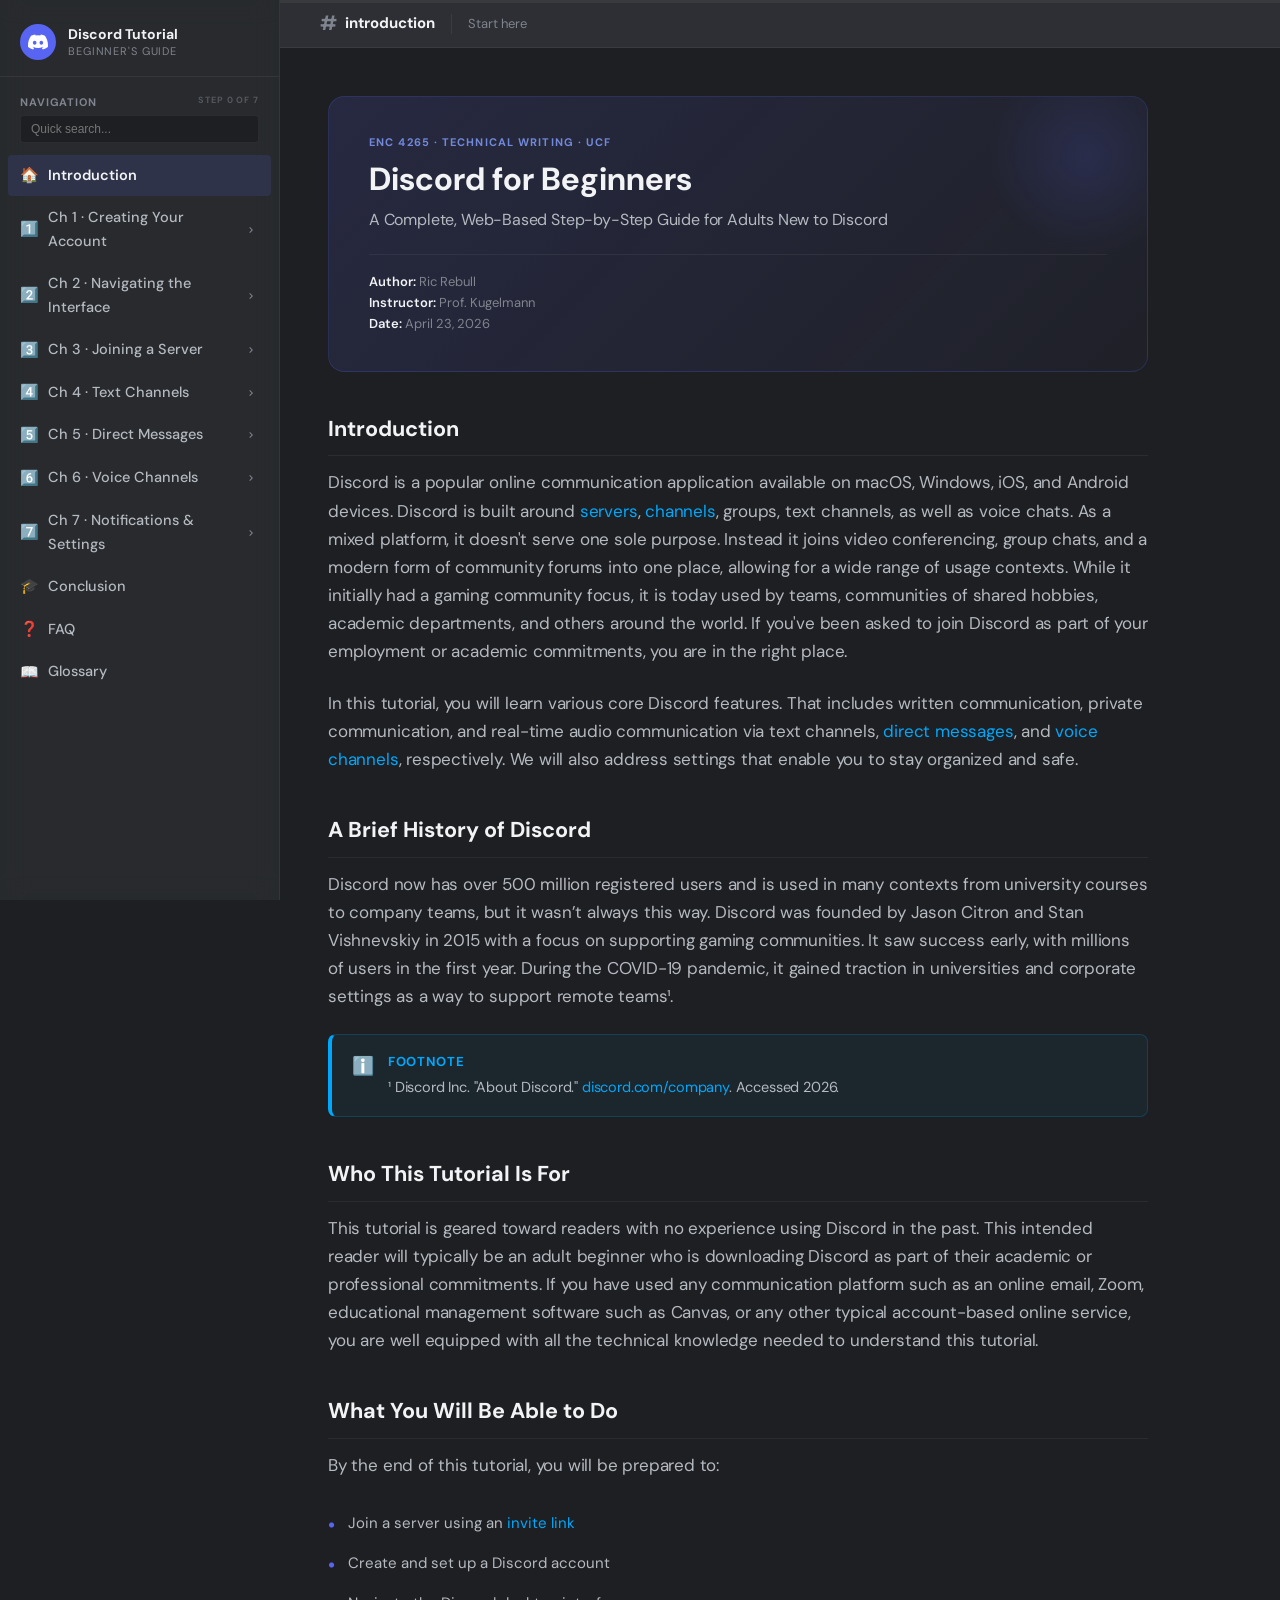
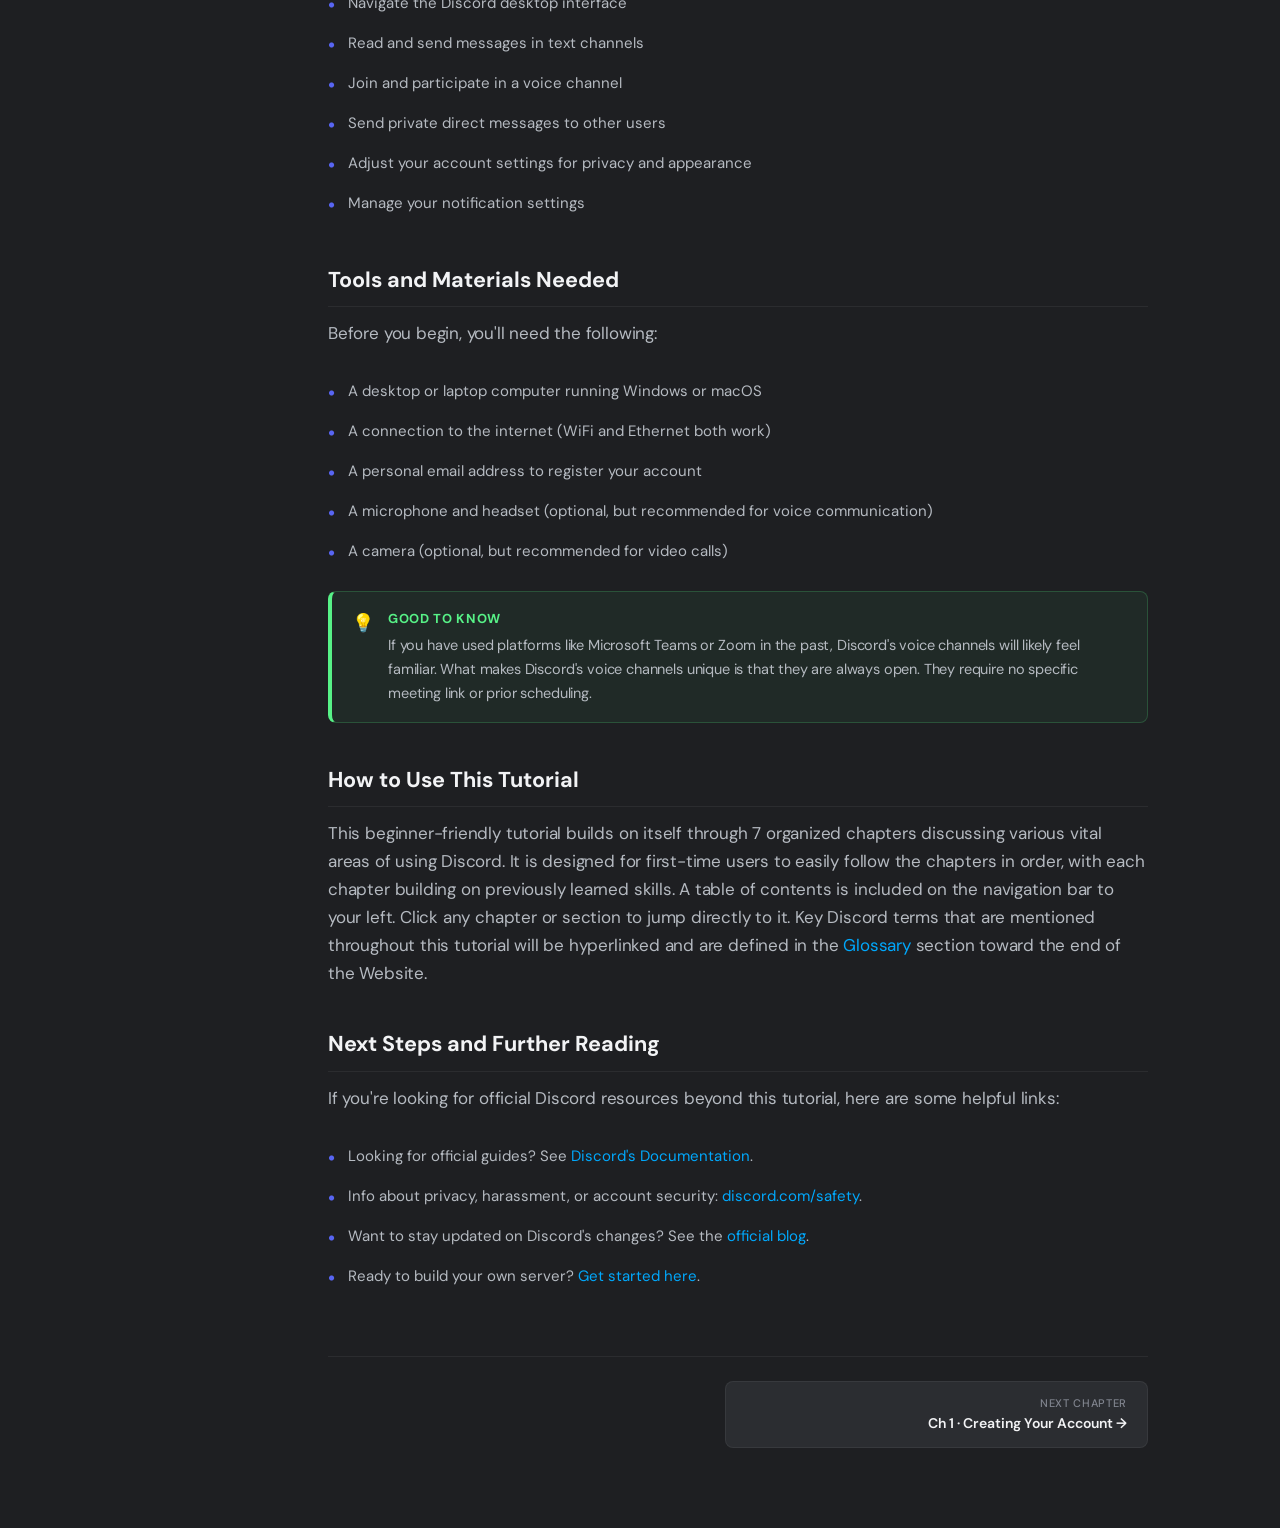
<file: index.html>
<!DOCTYPE html>
<html lang="en">
<head>
<meta charset="UTF-8">
<meta name="viewport" content="width=device-width, initial-scale=1.0">
<title>Discord for Beginners — Introduction</title>
<link rel="stylesheet" href="style.css">
</head>
<body>
<script>window.CURRENT_PAGE='index';</script>
<script src="nav.js"></script>

<div class="main">
  <div class="topbar">
    <span class="topbar-hash">#</span>
    <span class="topbar-title">introduction</span>
    <div class="topbar-divider"></div>
    <span class="topbar-desc">Start here</span>
  </div>
  <div class="content">

    <div class="page-hero">
      <div class="page-hero-eyebrow">ENC 4265 · Technical Writing · UCF</div>
      <h1>Discord for Beginners</h1>
      <p>A Complete, Web-Based Step-by-Step Guide for Adults New to Discord</p>
      <div style="margin-top: 20px; font-size: 13px; color: var(--text-muted); border-top: 1px solid var(--border); padding-top: 16px;">
        <strong>Author:</strong> Ric Rebull<br>
        <strong>Instructor:</strong> Prof. Kugelmann<br>
        <strong>Date:</strong> April 23, 2026
      </div>
    </div>

    <h2>Introduction</h2>
    <p>Discord is a popular online communication application available on macOS, Windows, iOS, and Android devices. Discord is built around <a href="glossary.html#server">servers</a>, <a href="glossary.html#channel">channels</a>, groups, text channels, as well as voice chats. As a mixed platform, it doesn't serve one sole purpose. Instead it joins video conferencing, group chats, and a modern form of community forums into one place, allowing for a wide range of usage contexts. While it initially had a gaming community focus, it is today used by teams, communities of shared hobbies, academic departments, and others around the world. If you've been asked to join Discord as part of your employment or academic commitments, you are in the right place.</p>
    <p>In this tutorial, you will learn various core Discord features. That includes written communication, private communication, and real-time audio communication via text channels, <a href="glossary.html#direct-message">direct messages</a>, and <a href="glossary.html#voice-channel">voice channels</a>, respectively. We will also address settings that enable you to stay organized and safe.</p>

    <h2>A Brief History of Discord</h2>
    <p>Discord now has over 500 million registered users and is used in many contexts from university courses to company teams, but it wasn’t always this way. Discord was founded by Jason Citron and Stan Vishnevskiy in 2015 with a focus on supporting gaming communities. It saw success early, with millions of users in the first year. During the COVID-19 pandemic, it gained traction in universities and corporate settings as a way to support remote teams¹.</p>

    <div class="callout info">
      <div class="callout-icon">ℹ️</div>
      <div class="callout-body">
        <div class="callout-title">Footnote</div>
        <p>¹ Discord Inc. "About Discord." <a href="https://discord.com/company" target="_blank">discord.com/company</a>. Accessed 2026.</p>
      </div>
    </div>

    <h2>Who This Tutorial Is For</h2>
    <p>This tutorial is geared toward readers with no experience using Discord in the past. This intended reader will typically be an adult beginner who is downloading Discord as part of their academic or professional commitments. If you have used any communication platform such as an online email, Zoom, educational management software such as Canvas, or any other typical account-based online service, you are well equipped with all the technical knowledge needed to understand this tutorial.</p>

    <h2>What You Will Be Able to Do</h2>
    <p>By the end of this tutorial, you will be prepared to:</p>
    <ul class="checklist">
      <li>Join a server using an <a href="glossary.html#invite-link">invite link</a></li>
      <li>Create and set up a Discord account</li>
      <li>Navigate the Discord desktop interface</li>
      <li>Read and send messages in text channels</li>
      <li>Join and participate in a voice channel</li>
      <li>Send private direct messages to other users</li>
      <li>Adjust your account settings for privacy and appearance</li>
      <li>Manage your notification settings</li>
    </ul>

    <h2>Tools and Materials Needed</h2>
    <p>Before you begin, you'll need the following:</p>
    <ul class="checklist">
      <li>A desktop or laptop computer running Windows or macOS</li>
      <li>A connection to the internet (WiFi and Ethernet both work)</li>
      <li>A personal email address to register your account</li>
      <li>A microphone and headset (optional, but recommended for voice communication)</li>
      <li>A camera (optional, but recommended for video calls)</li>
    </ul>

    <div class="callout tip">
      <div class="callout-icon">💡</div>
      <div class="callout-body">
        <div class="callout-title">Good to Know</div>
        <p>If you have used platforms like Microsoft Teams or Zoom in the past, Discord's voice channels will likely feel familiar. What makes Discord's voice channels unique is that they are always open. They require no specific meeting link or prior scheduling.</p>
      </div>
    </div>

    <h2>How to Use This Tutorial</h2>
    <p>This beginner-friendly tutorial builds on itself through 7 organized chapters discussing various vital areas of using Discord. It is designed for first-time users to easily follow the chapters in order, with each chapter building on previously learned skills. A table of contents is included on the navigation bar to your left. Click any chapter or section to jump directly to it. Key Discord terms that are mentioned throughout this tutorial will be hyperlinked and are defined in the <a href="glossary.html">Glossary</a> section toward the end of the Website.</p>

    <h2>Next Steps and Further Reading</h2>
    <p>If you're looking for official Discord resources beyond this tutorial, here are some helpful links:</p>
    <ul class="checklist">
      <li>Looking for official guides? See <a href="https://support.discord.com" target="_blank">Discord's Documentation</a>.</li>
      <li>Info about privacy, harassment, or account security: <a href="https://discord.com/safety" target="_blank">discord.com/safety</a>.</li>
      <li>Want to stay updated on Discord's changes? See the <a href="https://discord.com/blog" target="_blank">official blog</a>.</li>
      <li>Ready to build your own server? <a href="https://discord.com/community" target="_blank">Get started here</a>.</li>
    </ul>

    <div class="chapter-nav">
      <div style="flex:1"></div>
      <a href="ch1.html" class="chapter-nav-btn next">
        <div>
          <span class="label">Next Chapter</span>
          <span class="title">Ch 1 · Creating Your Account →</span>
        </div>
      </a>
    </div>

  </div>
</div>
</body>
</html>
</file>
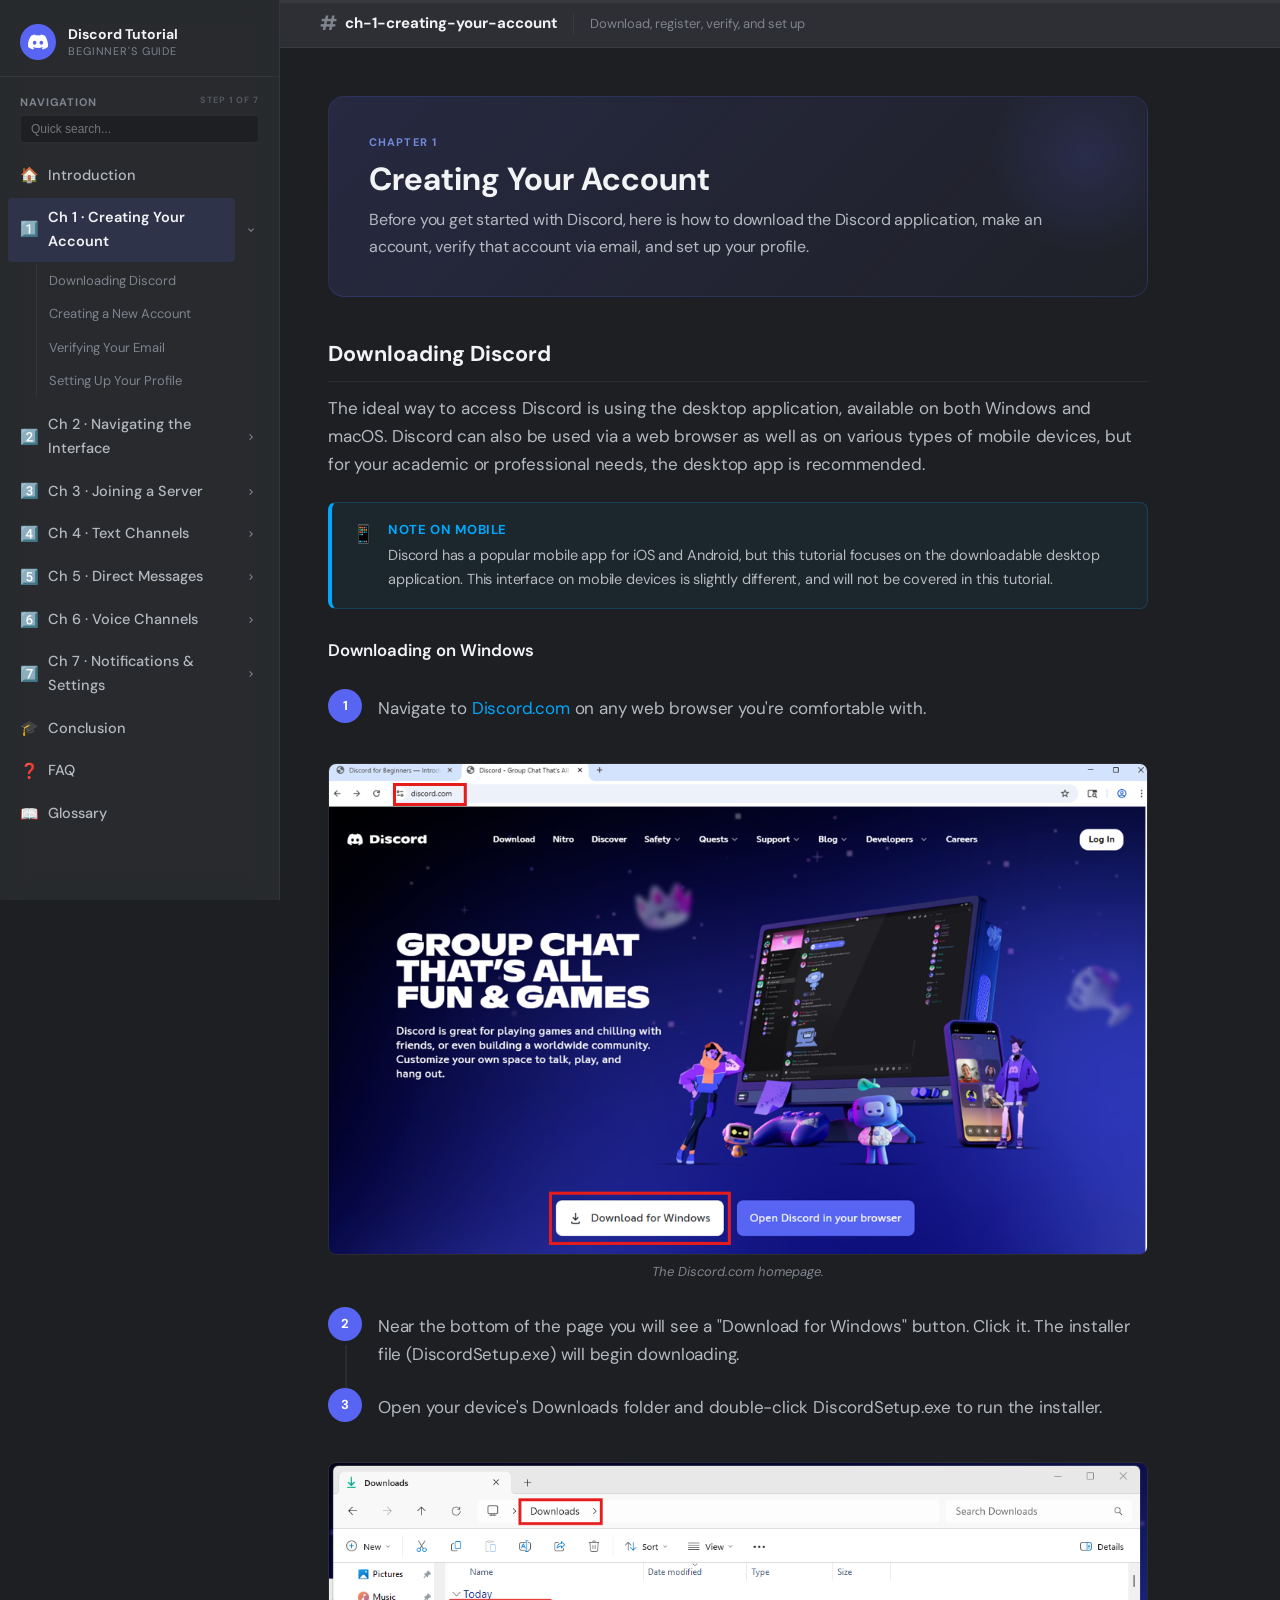
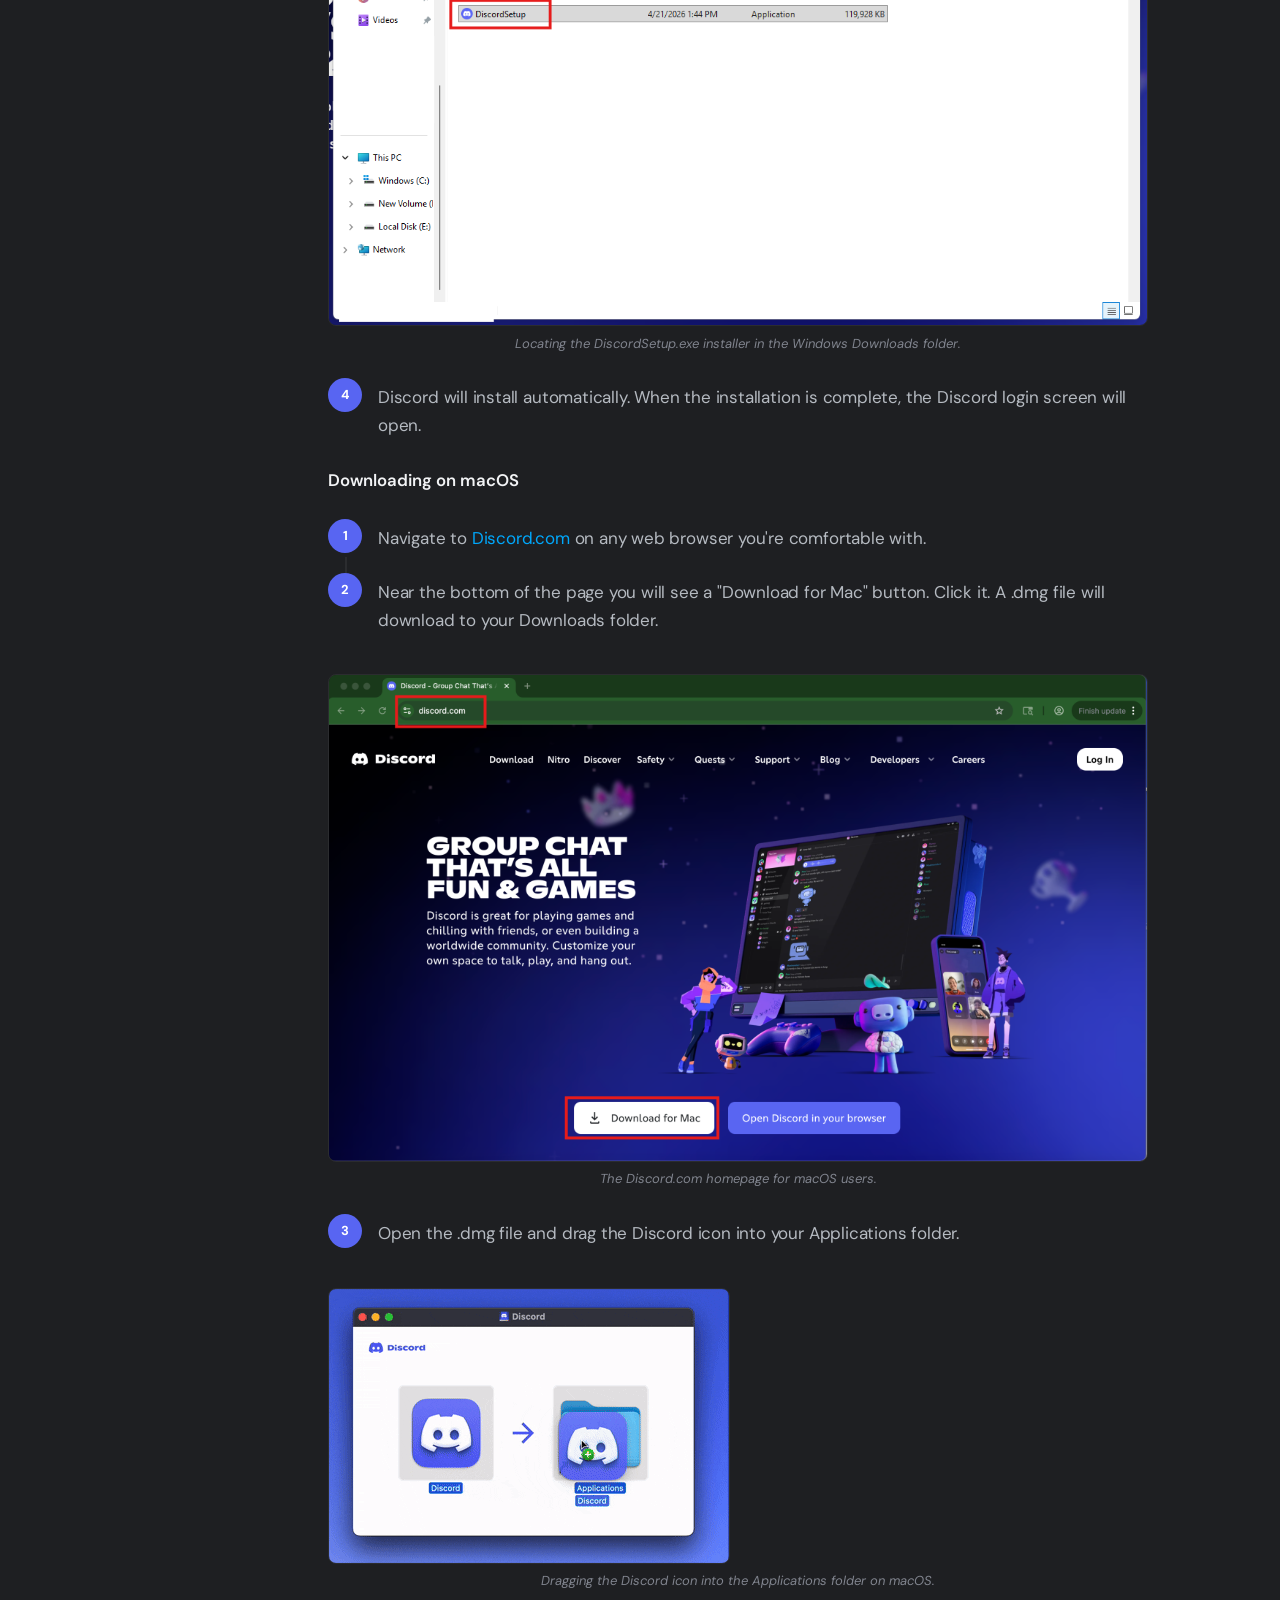
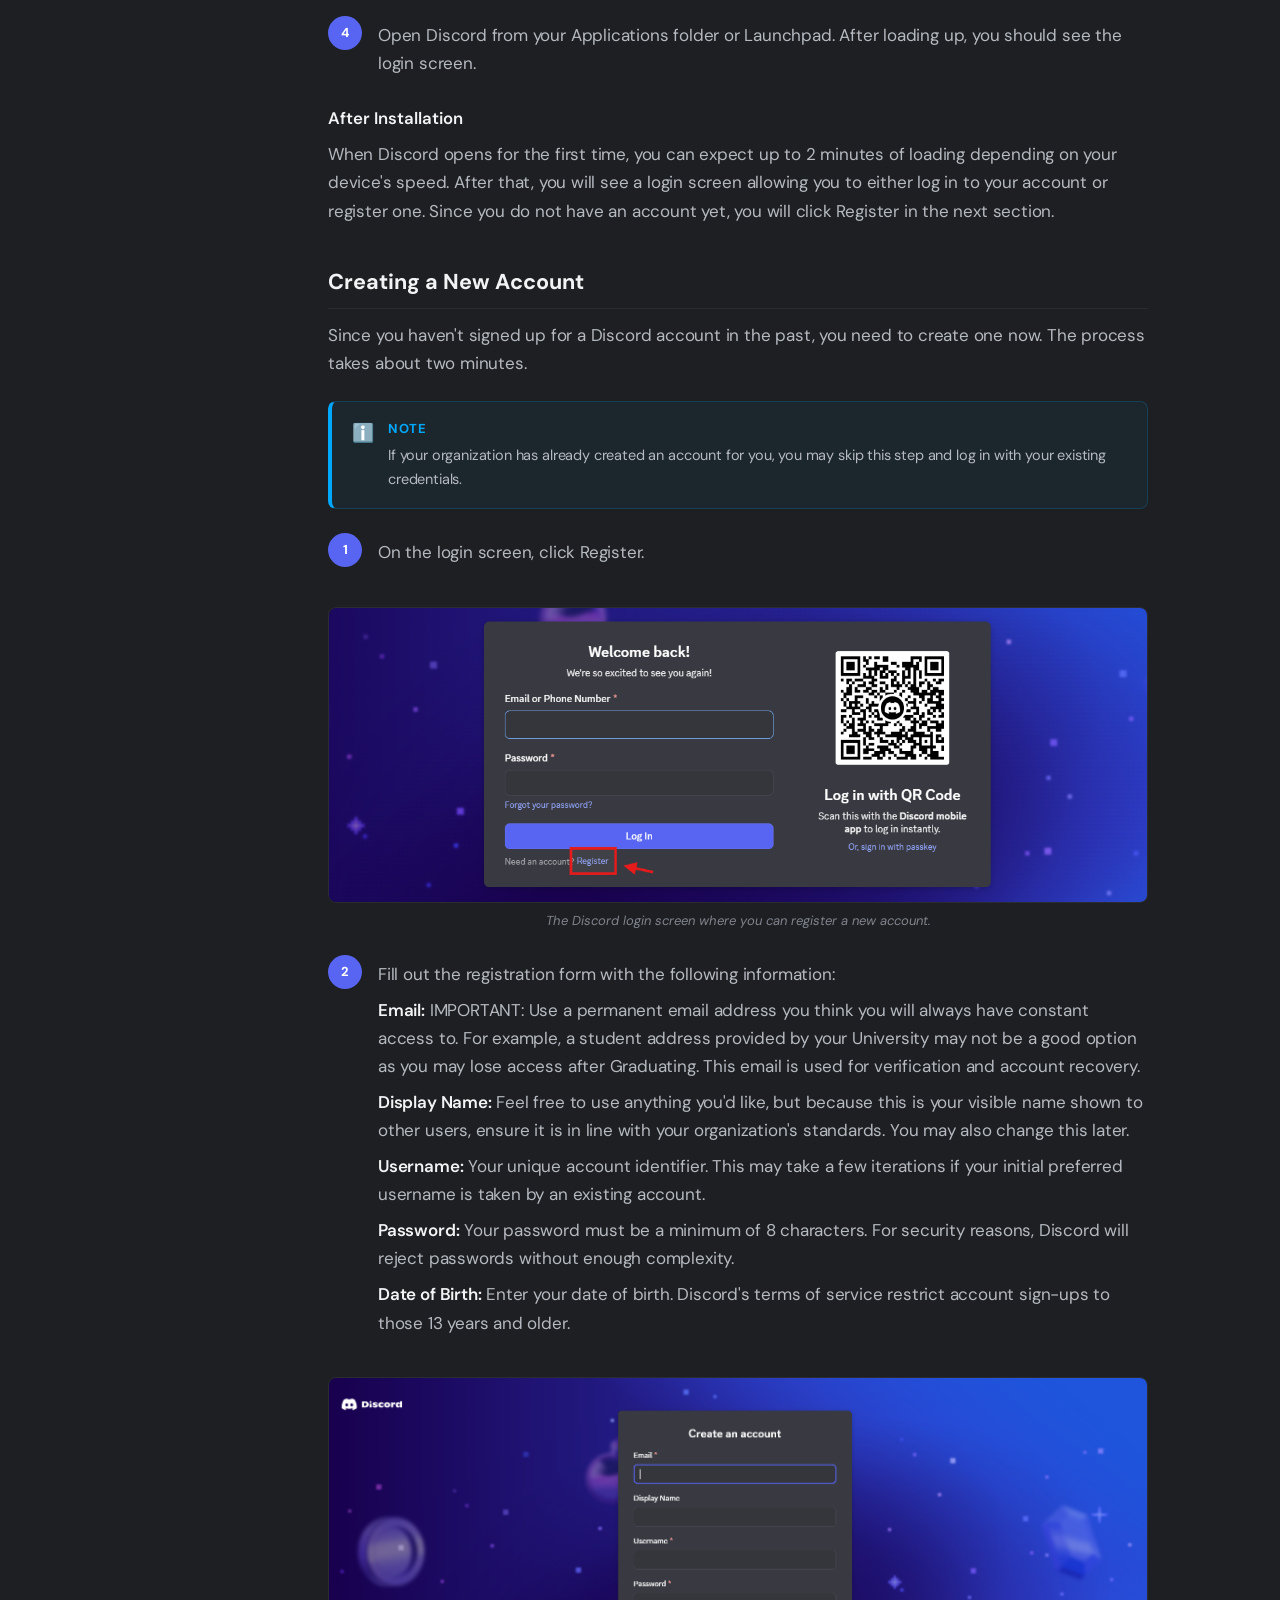
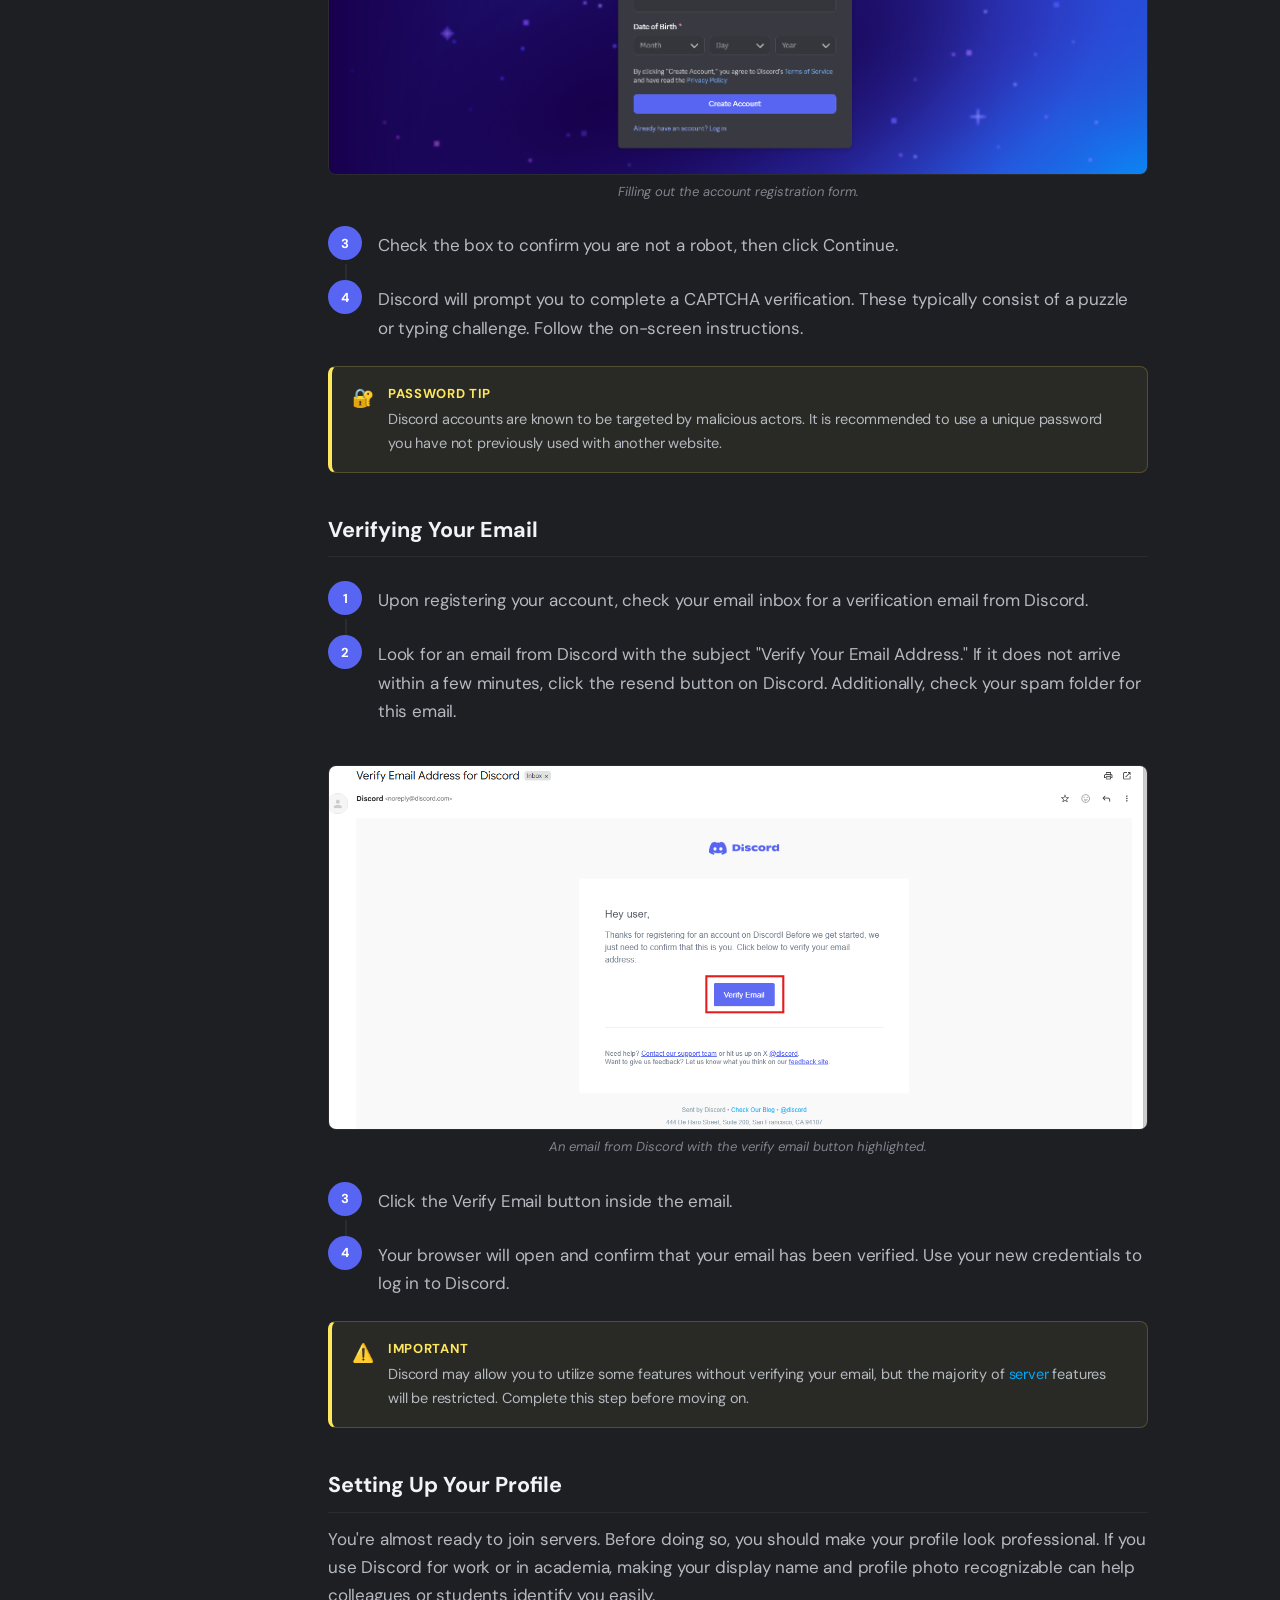
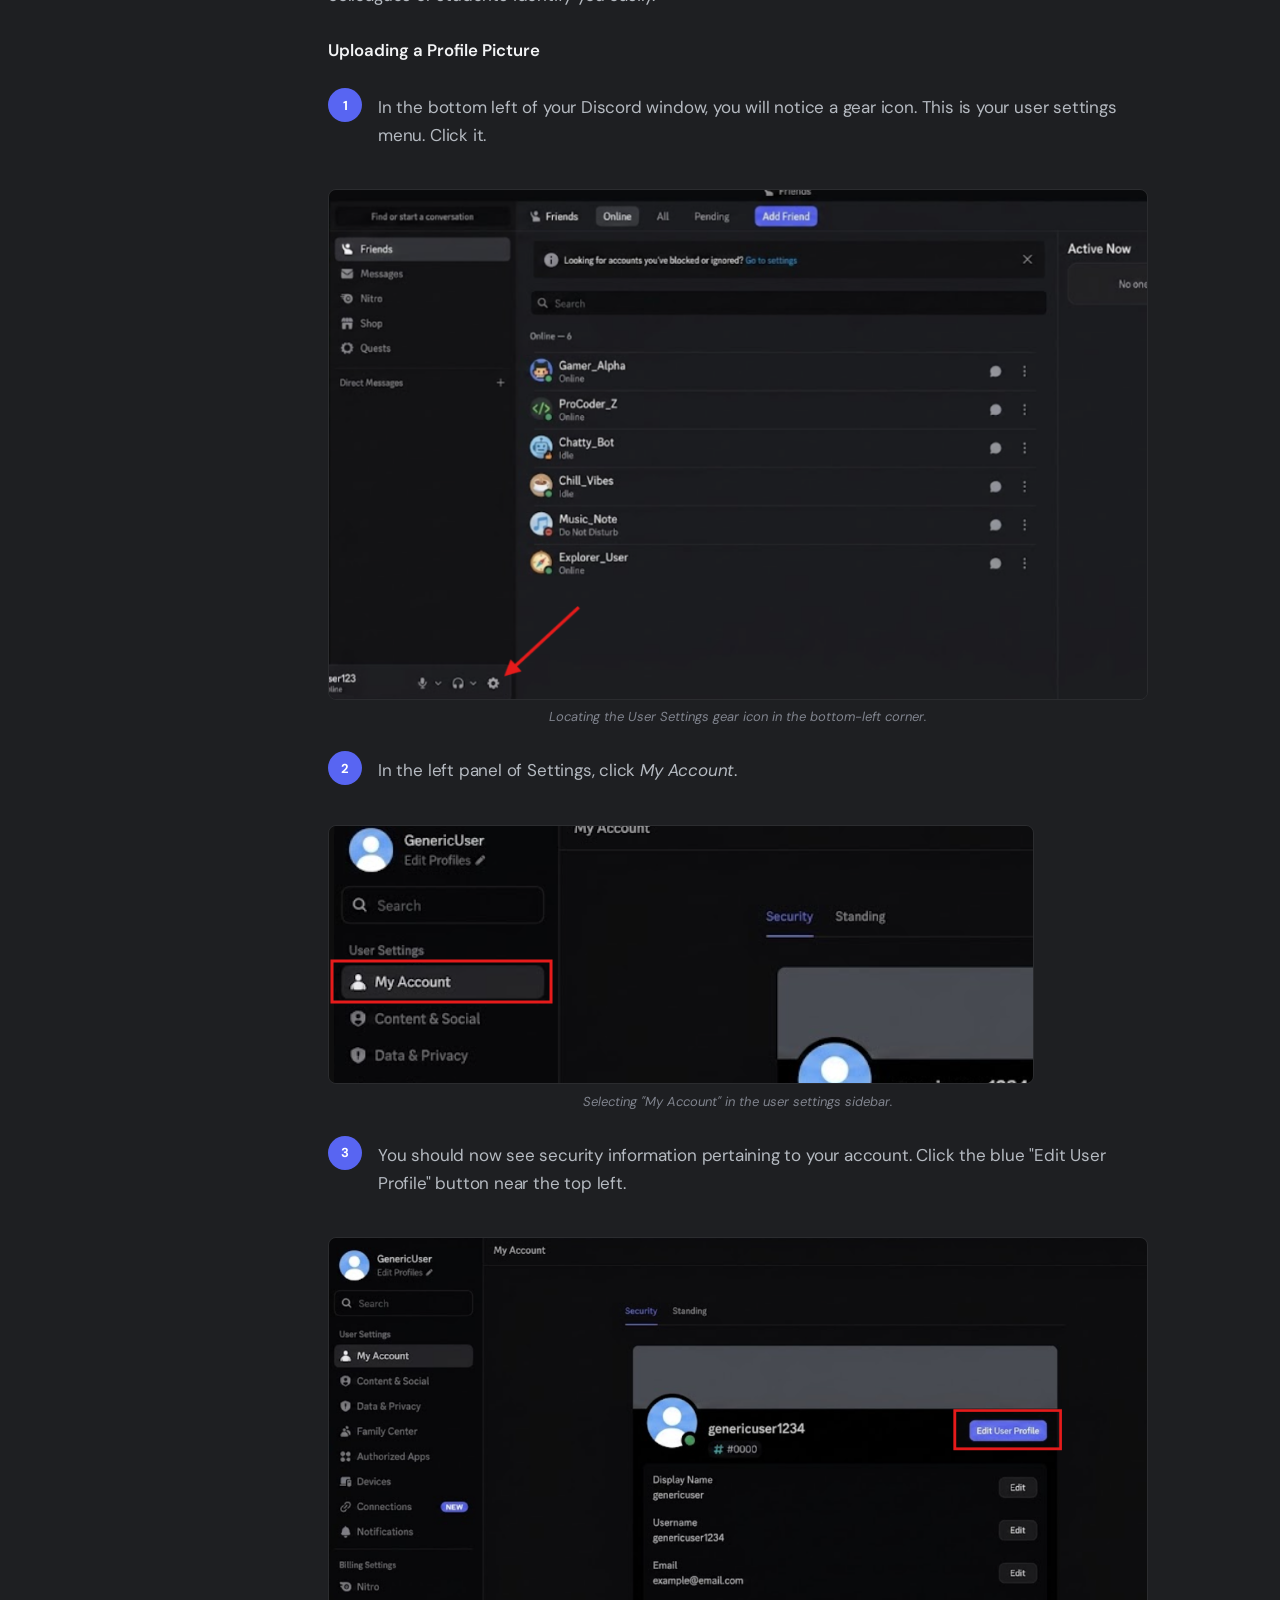
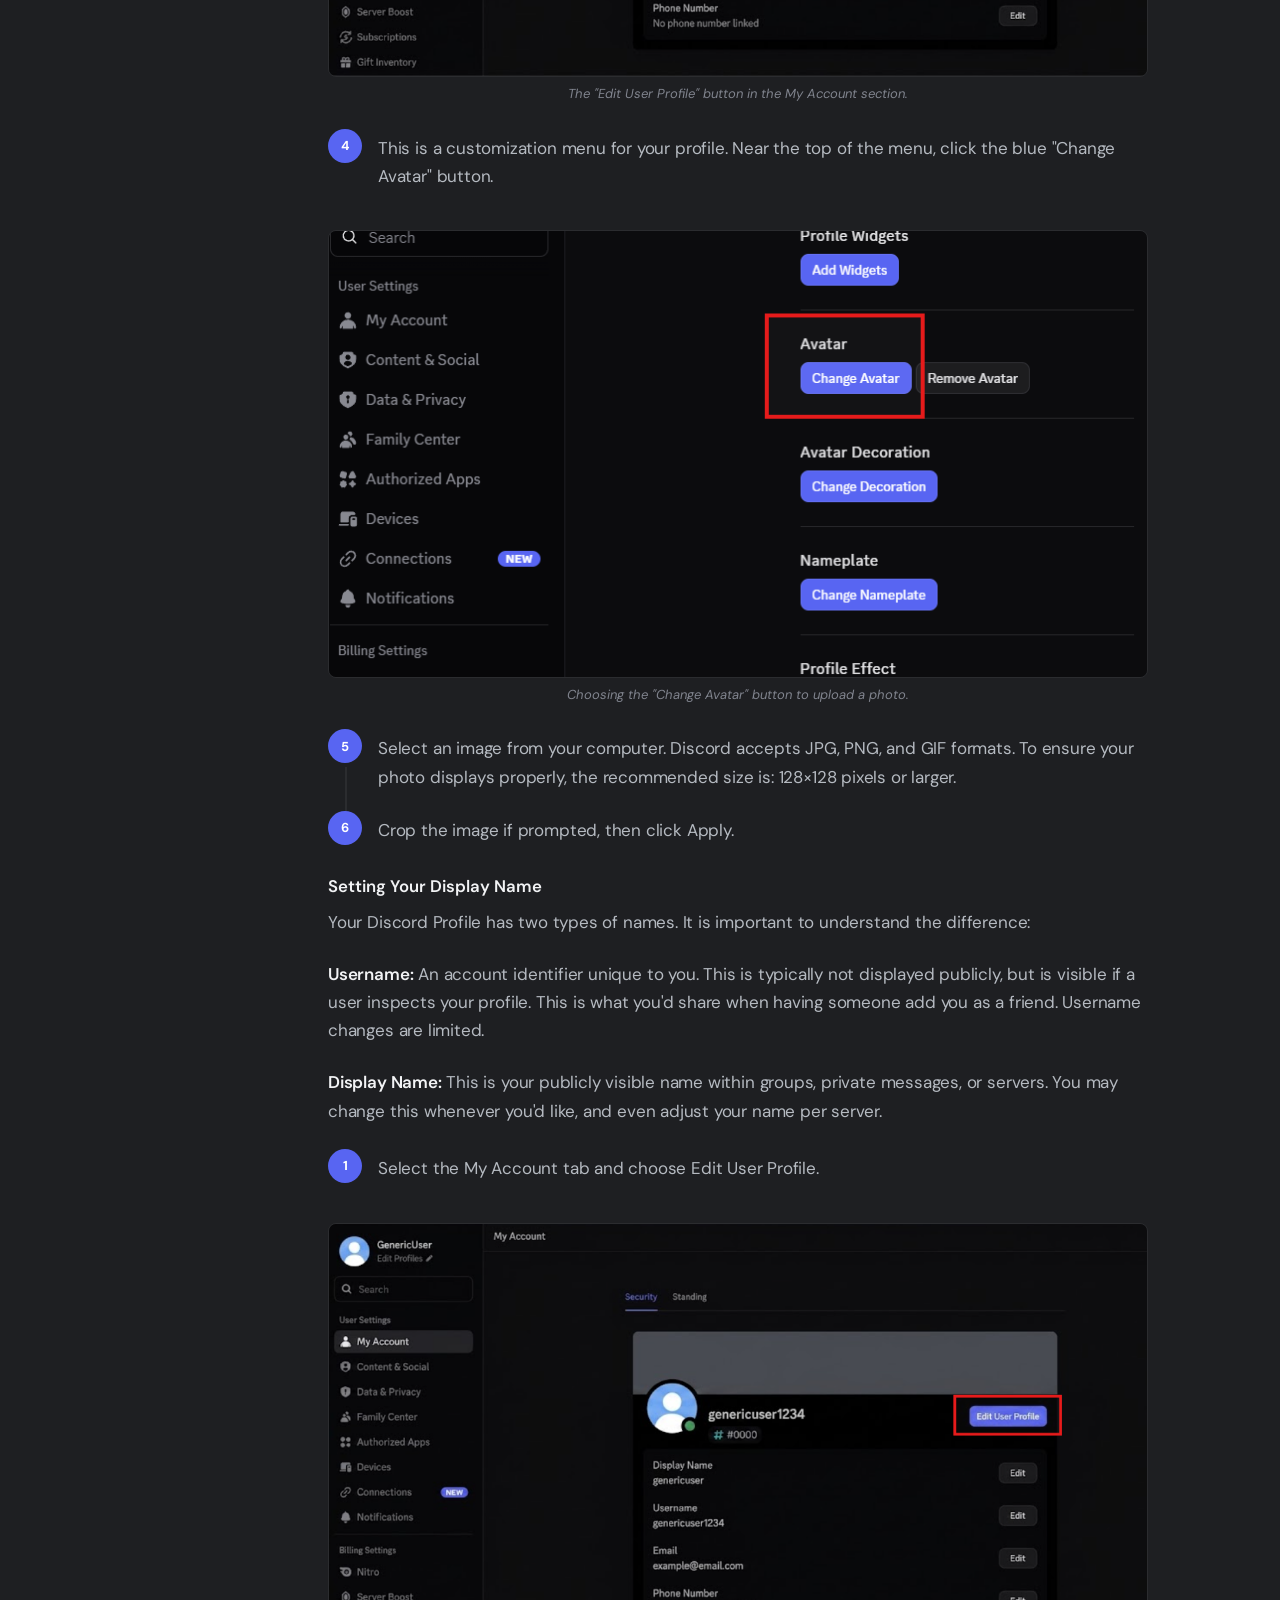
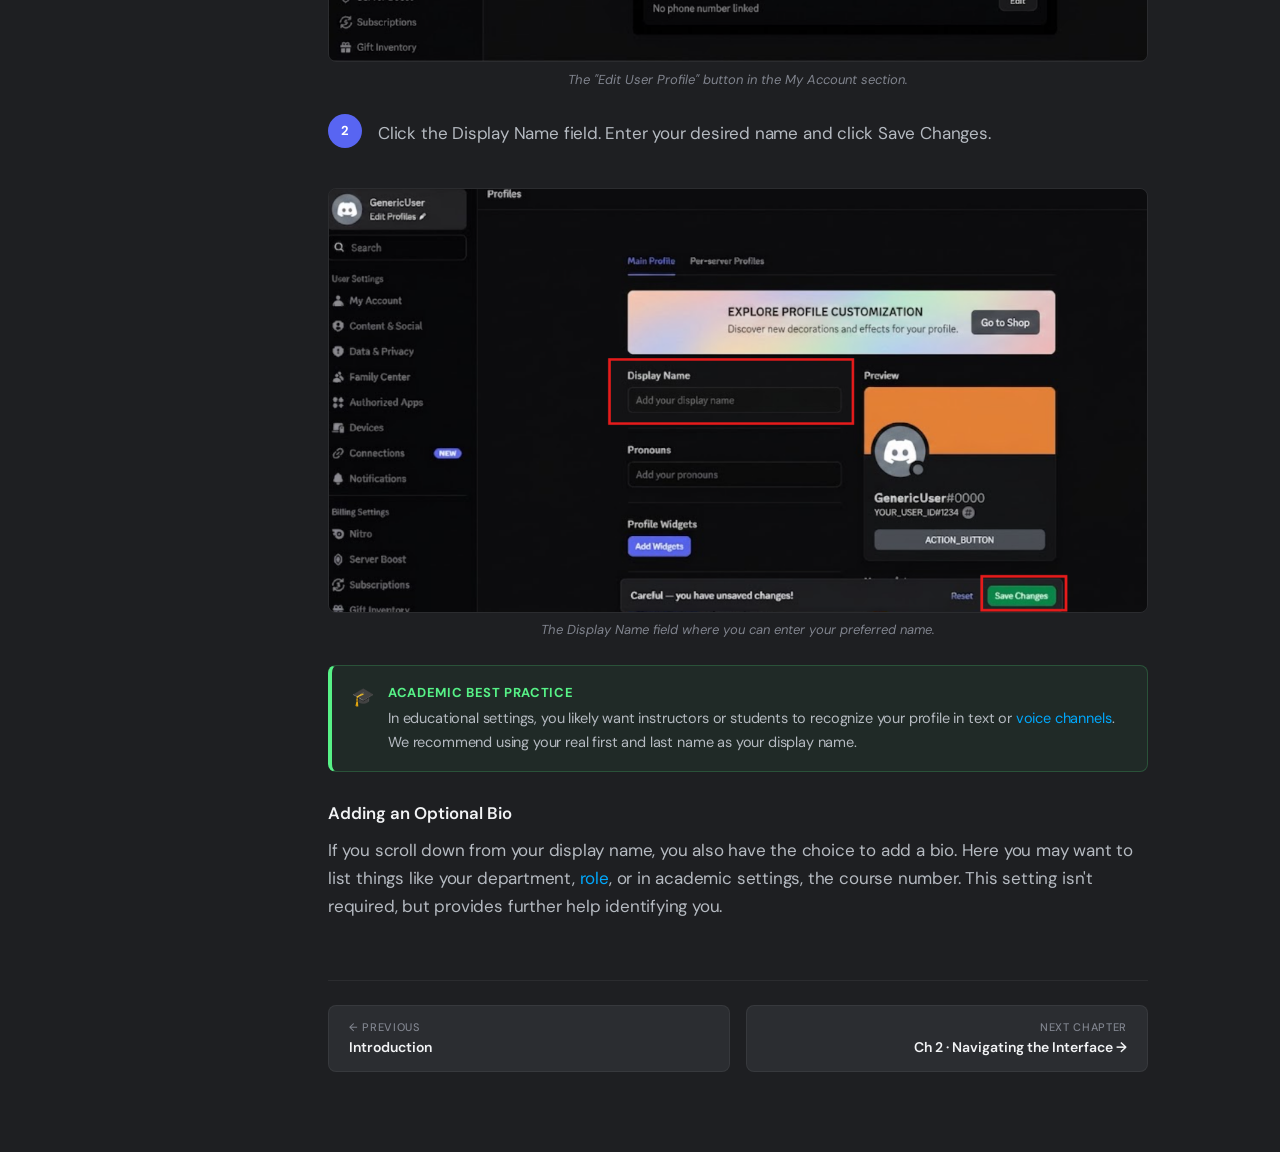
<file: ch1.html>
<!DOCTYPE html>
<html lang="en">
<head>
<meta charset="UTF-8">
<meta name="viewport" content="width=device-width, initial-scale=1.0">
<title>Ch 1 · Creating Your Account — Discord for Beginners</title>
<link rel="stylesheet" href="style.css">
</head>
<body>
<script>window.CURRENT_PAGE='ch1';</script>
<script src="nav.js"></script>

<div class="main">
  <div class="topbar">
    <span class="topbar-hash">#</span>
    <span class="topbar-title">ch-1-creating-your-account</span>
    <div class="topbar-divider"></div>
    <span class="topbar-desc">Download, register, verify, and set up</span>
  </div>
  <div class="content">

    <div class="page-hero">
      <div class="page-hero-eyebrow">Chapter 1</div>
      <h1>Creating Your Account</h1>
      <p>Before you get started with Discord, here is how to download the Discord application, make an account, verify that account via email, and set up your profile.</p>
    </div>

    <h2>Downloading Discord</h2>
    <p>The ideal way to access Discord is using the desktop application, available on both Windows and macOS. Discord can also be used via a web browser as well as on various types of mobile devices, but for your academic or professional needs, the desktop app is recommended.</p>

    <div class="callout info">
      <div class="callout-icon">📱</div>
      <div class="callout-body">
        <div class="callout-title">Note on Mobile</div>
        <p>Discord has a popular mobile app for iOS and Android, but this tutorial focuses on the downloadable desktop application. This interface on mobile devices is slightly different, and will not be covered in this tutorial.</p>
      </div>
    </div>

    <h3>Downloading on Windows</h3>
    <div class="steps">
      <div class="step">
        <div class="step-num">1</div>
        <div class="step-body"><p>Navigate to <a href="http://discord.com" target="_blank">Discord.com</a> on any web browser you're comfortable with.</p></div>
      </div>
    </div>
    <img src="assets/chapter 1 downloading on windows between step 1 and 2.png" alt="Discord homepage" style="max-width: 100%; height: auto; border-radius: var(--radius-md); border: 1px solid var(--border); margin: 16px 0 8px 0;">
    <div class="img-caption">The Discord.com homepage.</div>

    <div class="steps">
      <div class="step">
        <div class="step-num">2</div>
        <div class="step-body"><p>Near the bottom of the page you will see a "Download for Windows" button. Click it. The installer file (DiscordSetup.exe) will begin downloading.</p></div>
      </div>
      <div class="step">
        <div class="step-num">3</div>
        <div class="step-body"><p>Open your device's Downloads folder and double-click DiscordSetup.exe to run the installer.</p></div>
      </div>
    </div>
    <img src="assets/chapter 1, downloading on windows, between steps 3 and 4.png" alt="Discord download and install on Windows" style="max-width: 100%; height: auto; border-radius: var(--radius-md); border: 1px solid var(--border); margin: 16px 0 8px 0;">
    <div class="img-caption">Locating the DiscordSetup.exe installer in the Windows Downloads folder.</div>

    <div class="steps">
      <div class="step">
        <div class="step-num">4</div>
        <div class="step-body"><p>Discord will install automatically. When the installation is complete, the Discord login screen will open.</p></div>
      </div>
    </div>

    <h3>Downloading on macOS</h3>
    <div class="steps">
      <div class="step">
        <div class="step-num">1</div>
        <div class="step-body"><p>Navigate to <a href="http://discord.com" target="_blank">Discord.com</a> on any web browser you're comfortable with.</p></div>
      </div>
      <div class="step">
        <div class="step-num">2</div>
        <div class="step-body"><p>Near the bottom of the page you will see a "Download for Mac" button. Click it. A .dmg file will download to your Downloads folder.</p></div>
      </div>
    </div>
    <img src="assets/chapter 1 downloading on mac os between steps 2 and 3.png" alt="Discord download on macOS" style="max-width: 100%; height: auto; border-radius: var(--radius-md); border: 1px solid var(--border); margin: 16px 0 8px 0;">
    <div class="img-caption">The Discord.com homepage for macOS users.</div>

    <div class="steps">
      <div class="step">
        <div class="step-num">3</div>
        <div class="step-body"><p>Open the .dmg file and drag the Discord icon into your Applications folder.</p></div>
      </div>
    </div>
    <img src="assets/chapter 1 downloading on mac os between steps 3 and 4.gif" alt="Installing Discord on macOS" style="max-width: 100%; height: auto; border-radius: var(--radius-md); border: 1px solid var(--border); margin: 16px 0 8px 0;">
    <div class="img-caption">Dragging the Discord icon into the Applications folder on macOS.</div>

    <div class="steps">
      <div class="step">
        <div class="step-num">4</div>
        <div class="step-body"><p>Open Discord from your Applications folder or Launchpad. After loading up, you should see the login screen.</p></div>
      </div>
    </div>

    <h3>After Installation</h3>
    <p>When Discord opens for the first time, you can expect up to 2 minutes of loading depending on your device's speed. After that, you will see a login screen allowing you to either log in to your account or register one. Since you do not have an account yet, you will click Register in the next section.</p>

    <h2>Creating a New Account</h2>
    <p>Since you haven't signed up for a Discord account in the past, you need to create one now. The process takes about two minutes.</p>

    <div class="callout info">
      <div class="callout-icon">ℹ️</div>
      <div class="callout-body">
        <div class="callout-title">Note</div>
        <p>If your organization has already created an account for you, you may skip this step and log in with your existing credentials.</p>
      </div>
    </div>

    <div class="steps">
      <div class="step">
        <div class="step-num">1</div>
        <div class="step-body"><p>On the login screen, click Register.</p></div>
      </div>
    </div>
    <img src="assets/chapter 1 creating a new account, between steps 1 and 2.png" alt="Discord login screen with Register button" style="max-width: 100%; height: auto; border-radius: var(--radius-md); border: 1px solid var(--border); margin: 16px 0 8px 0;">
    <div class="img-caption">The Discord login screen where you can register a new account.</div>

    <div class="steps">
      <div class="step">
        <div class="step-num">2</div>
        <div class="step-body">
          <p>Fill out the registration form with the following information:</p>
          <p><strong>Email:</strong> IMPORTANT: Use a permanent email address you think you will always have constant access to. For example, a student address provided by your University may not be a good option as you may lose access after Graduating. This email is used for verification and account recovery.</p>
          <p><strong>Display Name:</strong> Feel free to use anything you'd like, but because this is your visible name shown to other users, ensure it is in line with your organization's standards. You may also change this later.</p>
          <p><strong>Username:</strong> Your unique account identifier. This may take a few iterations if your initial preferred username is taken by an existing account.</p>
          <p><strong>Password:</strong> Your password must be a minimum of 8 characters. For security reasons, Discord will reject passwords without enough complexity.</p>
          <p><strong>Date of Birth:</strong> Enter your date of birth. Discord's terms of service restrict account sign-ups to those 13 years and older.</p>
        </div>
      </div>
    </div>
    <img src="assets/chapter 1 creating a new account, between steps 2 and 3.png" alt="Discord registration form" style="max-width: 100%; height: auto; border-radius: var(--radius-md); border: 1px solid var(--border); margin: 16px 0 8px 0;">
    <div class="img-caption">Filling out the account registration form.</div>

    <div class="steps">
      <div class="step">
        <div class="step-num">3</div>
        <div class="step-body"><p>Check the box to confirm you are not a robot, then click Continue.</p></div>
      </div>
      <div class="step">
        <div class="step-num">4</div>
        <div class="step-body"><p>Discord will prompt you to complete a CAPTCHA verification. These typically consist of a puzzle or typing challenge. Follow the on-screen instructions.</p></div>
      </div>
    </div>

    <div class="callout warning">
      <div class="callout-icon">🔐</div>
      <div class="callout-body">
        <div class="callout-title">Password Tip</div>
        <p>Discord accounts are known to be targeted by malicious actors. It is recommended to use a unique password you have not previously used with another website.</p>
      </div>
    </div>

    <h2>Verifying Your Email</h2>
    <div class="steps">
      <div class="step">
        <div class="step-num">1</div>
        <div class="step-body"><p>Upon registering your account, check your email inbox for a verification email from Discord.</p></div>
      </div>
      <div class="step">
        <div class="step-num">2</div>
        <div class="step-body"><p>Look for an email from Discord with the subject "Verify Your Email Address." If it does not arrive within a few minutes, click the resend button on Discord. Additionally, check your spam folder for this email.</p></div>
      </div>
    </div>
    <img src="assets/chapter 1 verifying your email between steps 2 and 3.png" alt="Discord email verification" style="max-width: 100%; height: auto; border-radius: var(--radius-md); border: 1px solid var(--border); margin: 16px 0 8px 0;">
    <div class="img-caption">An email from Discord with the verify email button highlighted.</div>

    <div class="steps">
      <div class="step">
        <div class="step-num">3</div>
        <div class="step-body"><p>Click the Verify Email button inside the email.</p></div>
      </div>
      <div class="step">
        <div class="step-num">4</div>
        <div class="step-body"><p>Your browser will open and confirm that your email has been verified. Use your new credentials to log in to Discord.</p></div>
      </div>
    </div>

    <div class="callout warning">
      <div class="callout-icon">⚠️</div>
      <div class="callout-body">
        <div class="callout-title">Important</div>
        <p>Discord may allow you to utilize some features without verifying your email, but the majority of <a href="glossary.html#server">server</a> features will be restricted. Complete this step before moving on.</p>
      </div>
    </div>

    <h2>Setting Up Your Profile</h2>
    <p>You're almost ready to join servers. Before doing so, you should make your profile look professional. If you use Discord for work or in academia, making your display name and profile photo recognizable can help colleagues or students identify you easily.</p>

    <h3>Uploading a Profile Picture</h3>
    <div class="steps">
      <div class="step">
        <div class="step-num">1</div>
        <div class="step-body"><p>In the bottom left of your Discord window, you will notice a gear icon. This is your user settings menu. Click it.</p></div>
      </div>
    </div>
    <img src="assets/chapter 1 uploading a profile picture between step 1 and 2.png" alt="Settings gear icon location" style="max-width: 100%; height: auto; border-radius: var(--radius-md); border: 1px solid var(--border); margin: 16px 0 8px 0;">
    <div class="img-caption">Locating the User Settings gear icon in the bottom-left corner.</div>

    <div class="steps">
      <div class="step">
        <div class="step-num">2</div>
        <div class="step-body"><p>In the left panel of Settings, click <em>My Account</em>.</p></div>
      </div>
    </div>
    <img src="assets/chapter 1 uploading a profile picture between step 2 and 3.png" alt="My Account in Settings" style="max-width: 100%; height: auto; border-radius: var(--radius-md); border: 1px solid var(--border); margin: 16px 0 8px 0;">
    <div class="img-caption">Selecting "My Account" in the user settings sidebar.</div>

    <div class="steps">
      <div class="step">
        <div class="step-num">3</div>
        <div class="step-body"><p>You should now see security information pertaining to your account. Click the blue "Edit User Profile" button near the top left.</p></div>
      </div>
    </div>
    <img src="assets/chapter 1 uploading a profile picture, between step 3 and 4.png" alt="Edit User Profile button" style="max-width: 100%; height: auto; border-radius: var(--radius-md); border: 1px solid var(--border); margin: 16px 0 8px 0;">
    <div class="img-caption">The "Edit User Profile" button in the My Account section.</div>

    <div class="steps">
      <div class="step">
        <div class="step-num">4</div>
        <div class="step-body"><p>This is a customization menu for your profile. Near the top of the menu, click the blue "Change Avatar" button.</p></div>
      </div>
    </div>
    <img src="assets/chapter 1 uploading a profile picture between step 4 and 5.png" alt="Change Avatar button" style="max-width: 100%; height: auto; border-radius: var(--radius-md); border: 1px solid var(--border); margin: 16px 0 8px 0;">
    <div class="img-caption">Choosing the "Change Avatar" button to upload a photo.</div>

    <div class="steps">
      <div class="step">
        <div class="step-num">5</div>
        <div class="step-body"><p>Select an image from your computer. Discord accepts JPG, PNG, and GIF formats. To ensure your photo displays properly, the recommended size is: 128×128 pixels or larger.</p></div>
      </div>
      <div class="step">
        <div class="step-num">6</div>
        <div class="step-body"><p>Crop the image if prompted, then click Apply.</p></div>
      </div>
    </div>

    <h3>Setting Your Display Name</h3>
    <p>Your Discord Profile has two types of names. It is important to understand the difference:</p>
    <p><strong>Username:</strong> An account identifier unique to you. This is typically not displayed publicly, but is visible if a user inspects your profile. This is what you'd share when having someone add you as a friend. Username changes are limited.</p>
    <p><strong>Display Name:</strong> This is your publicly visible name within groups, private messages, or servers. You may change this whenever you'd like, and even adjust your name per server.</p>
    <div class="steps">
      <div class="step">
        <div class="step-num">1</div>
        <div class="step-body"><p>Select the My Account tab and choose Edit User Profile.</p></div>
      </div>
    </div>
    <img src="assets/chapter 1 uploading a profile picture, between step 3 and 4.png" alt="Edit User Profile button" style="max-width: 100%; height: auto; border-radius: var(--radius-md); border: 1px solid var(--border); margin: 16px 0 8px 0;">
    <div class="img-caption">The "Edit User Profile" button in the My Account section.</div>

    <div class="steps">
      <div class="step">
        <div class="step-num">2</div>
        <div class="step-body"><p>Click the Display Name field. Enter your desired name and click Save Changes.</p></div>
      </div>
    </div>
    <img src="assets/chapter 1 setting up your display name, between click save and academic best practice.png" alt="Display Name field in settings" style="max-width: 100%; height: auto; border-radius: var(--radius-md); border: 1px solid var(--border); margin: 16px 0 8px 0;">
    <div class="img-caption">The Display Name field where you can enter your preferred name.</div>


    <div class="callout tip">
      <div class="callout-icon">🎓</div>
      <div class="callout-body">
        <div class="callout-title">Academic Best Practice</div>
        <p>In educational settings, you likely want instructors or students to recognize your profile in text or <a href="glossary.html#voice-channel">voice channels</a>. We recommend using your real first and last name as your display name.</p>
      </div>
    </div>

    <h3>Adding an Optional Bio</h3>
    <p>If you scroll down from your display name, you also have the choice to add a bio. Here you may want to list things like your department, <a href="glossary.html#role">role</a>, or in academic settings, the course number. This setting isn't required, but provides further help identifying you.</p>

    <div class="chapter-nav">
      <a href="index.html" class="chapter-nav-btn">
        <div>
          <span class="label">← Previous</span>
          <span class="title">Introduction</span>
        </div>
      </a>
      <a href="ch2.html" class="chapter-nav-btn next">
        <div>
          <span class="label">Next Chapter</span>
          <span class="title">Ch 2 · Navigating the Interface →</span>
        </div>
      </a>
    </div>

  </div>
</div>
</body>
</html>
</file>
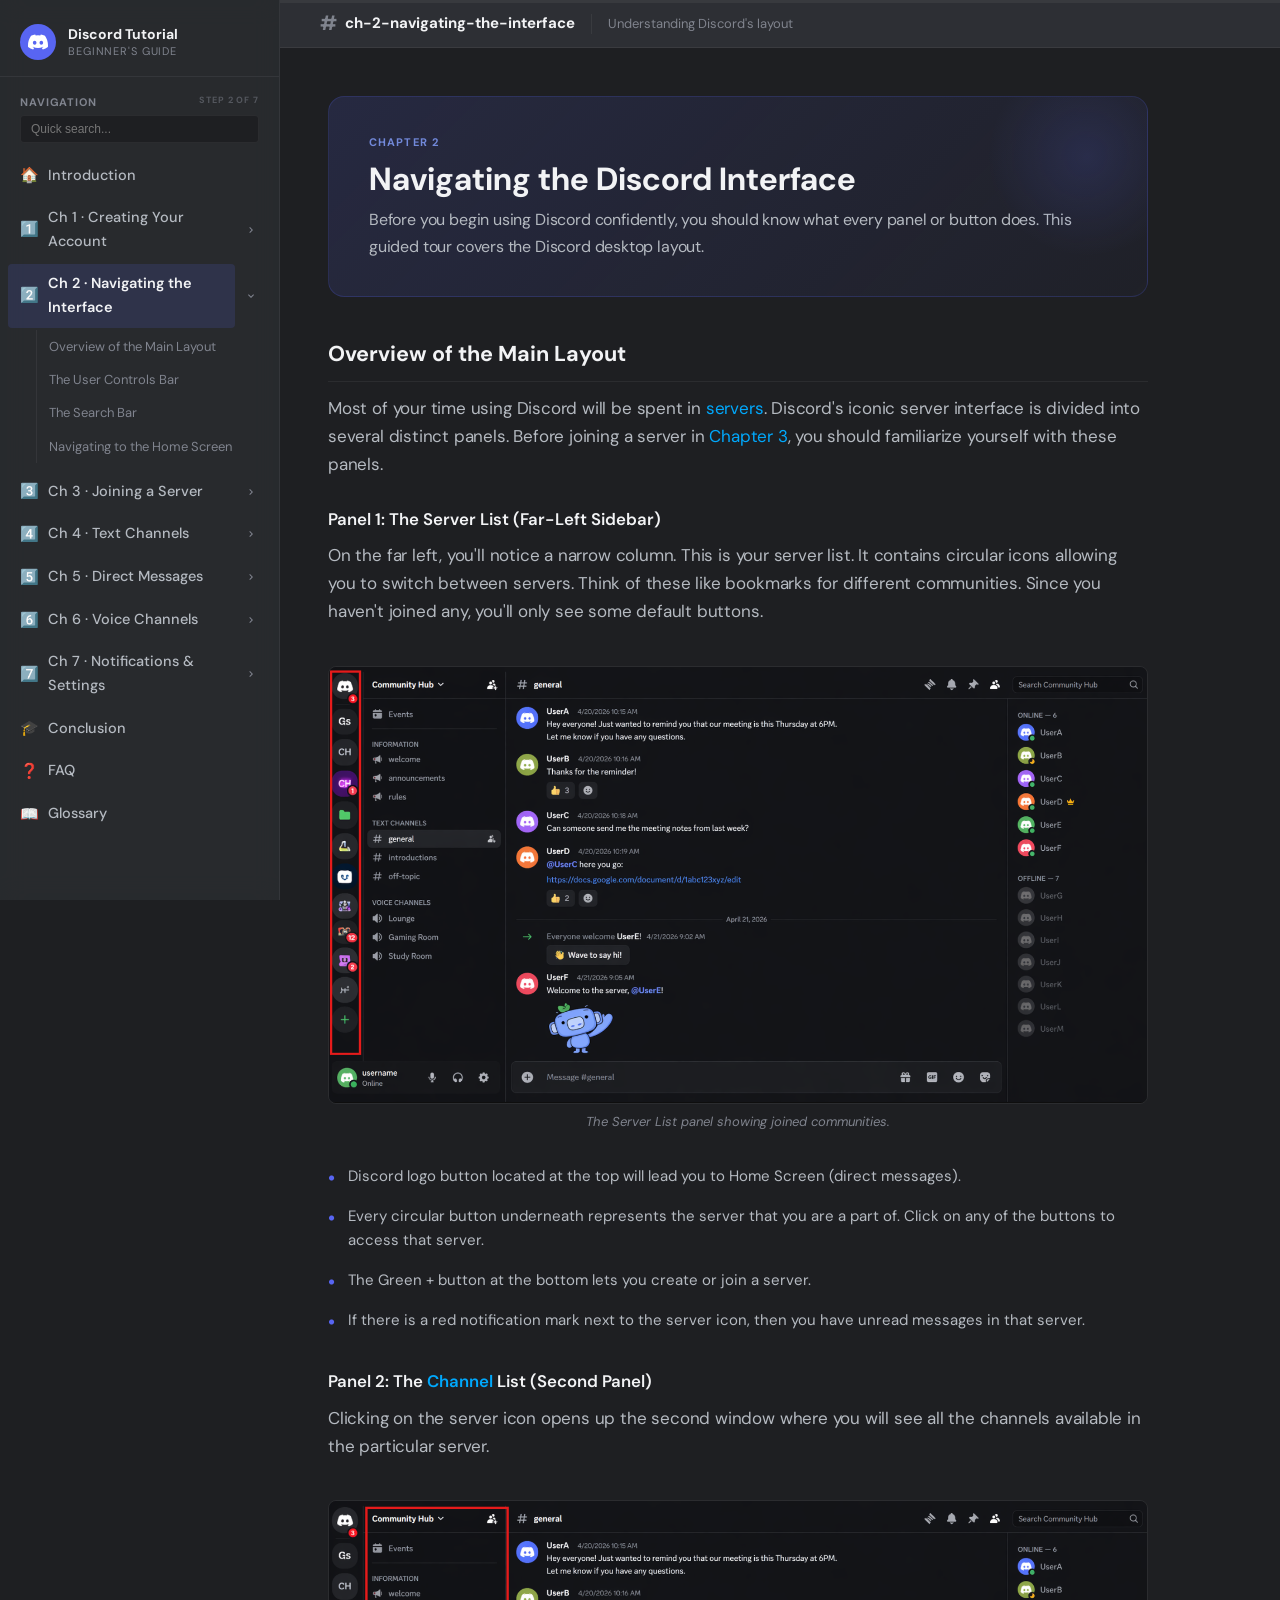
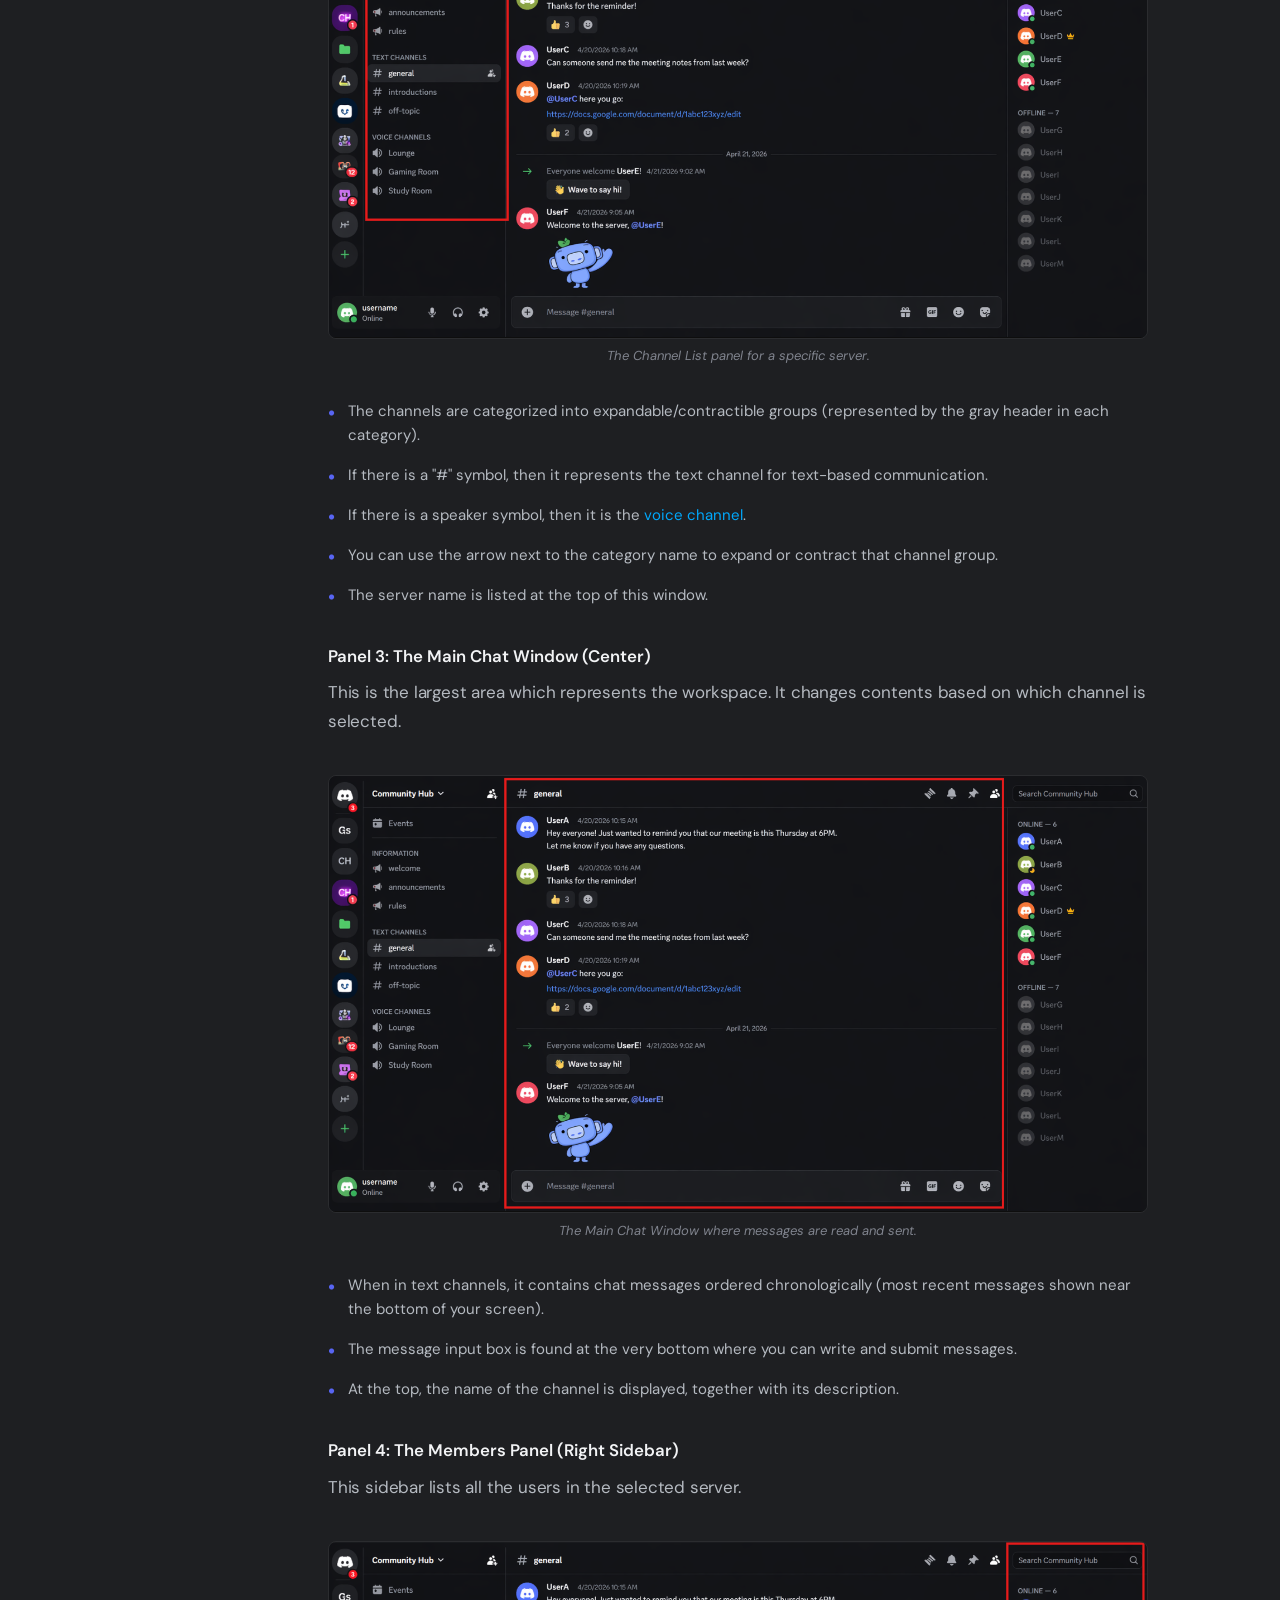
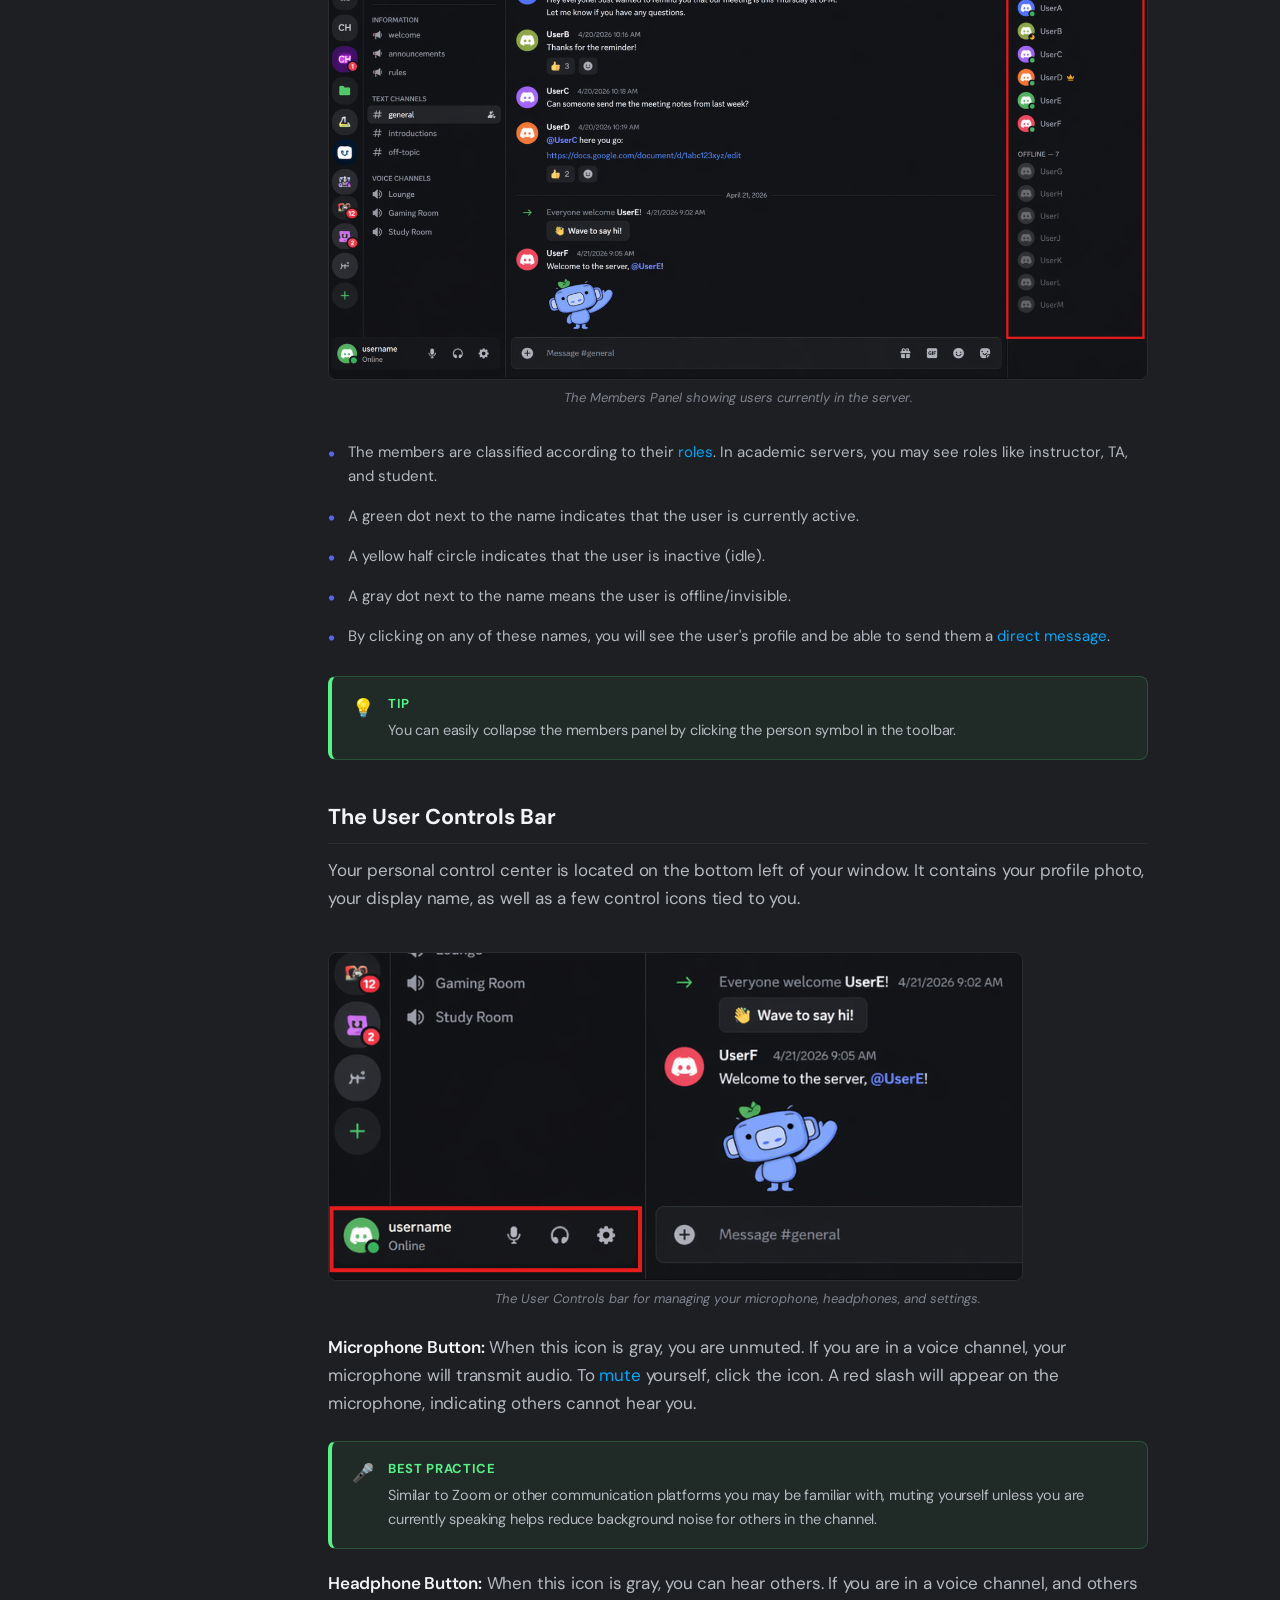
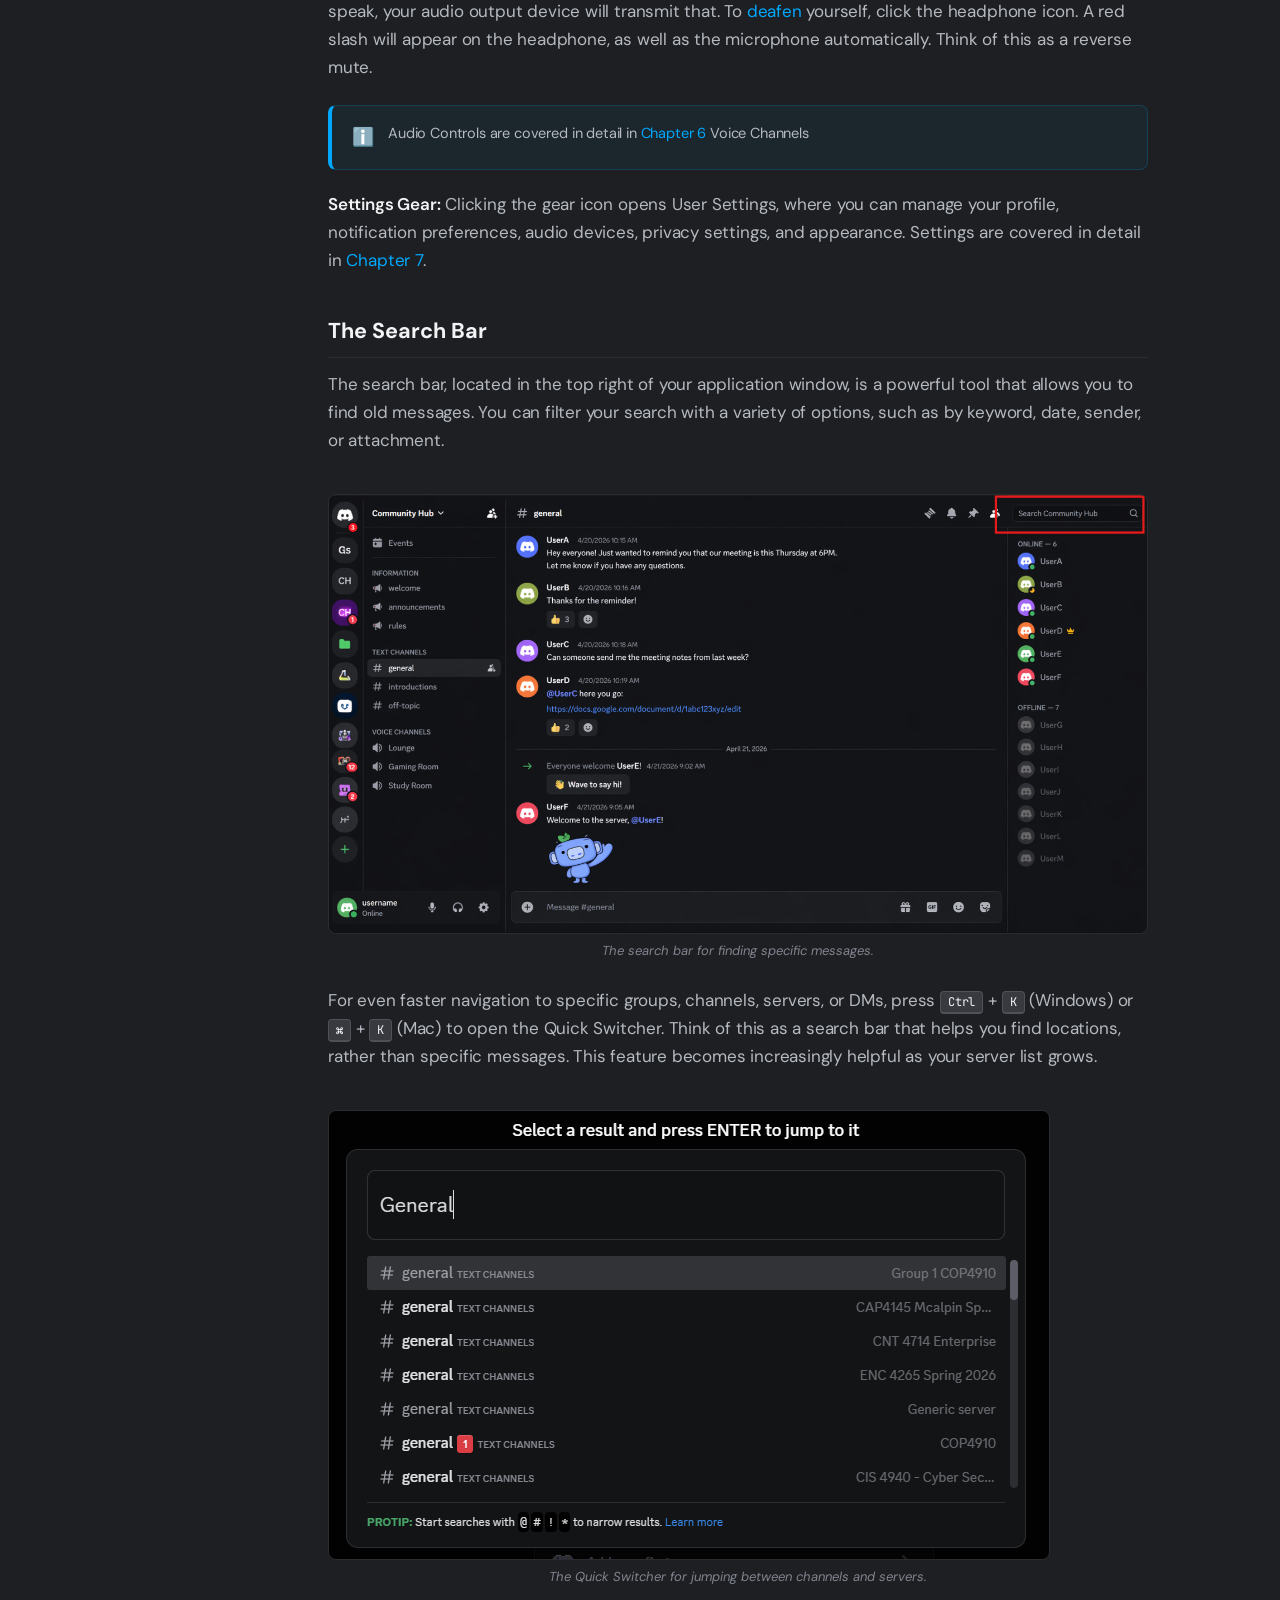
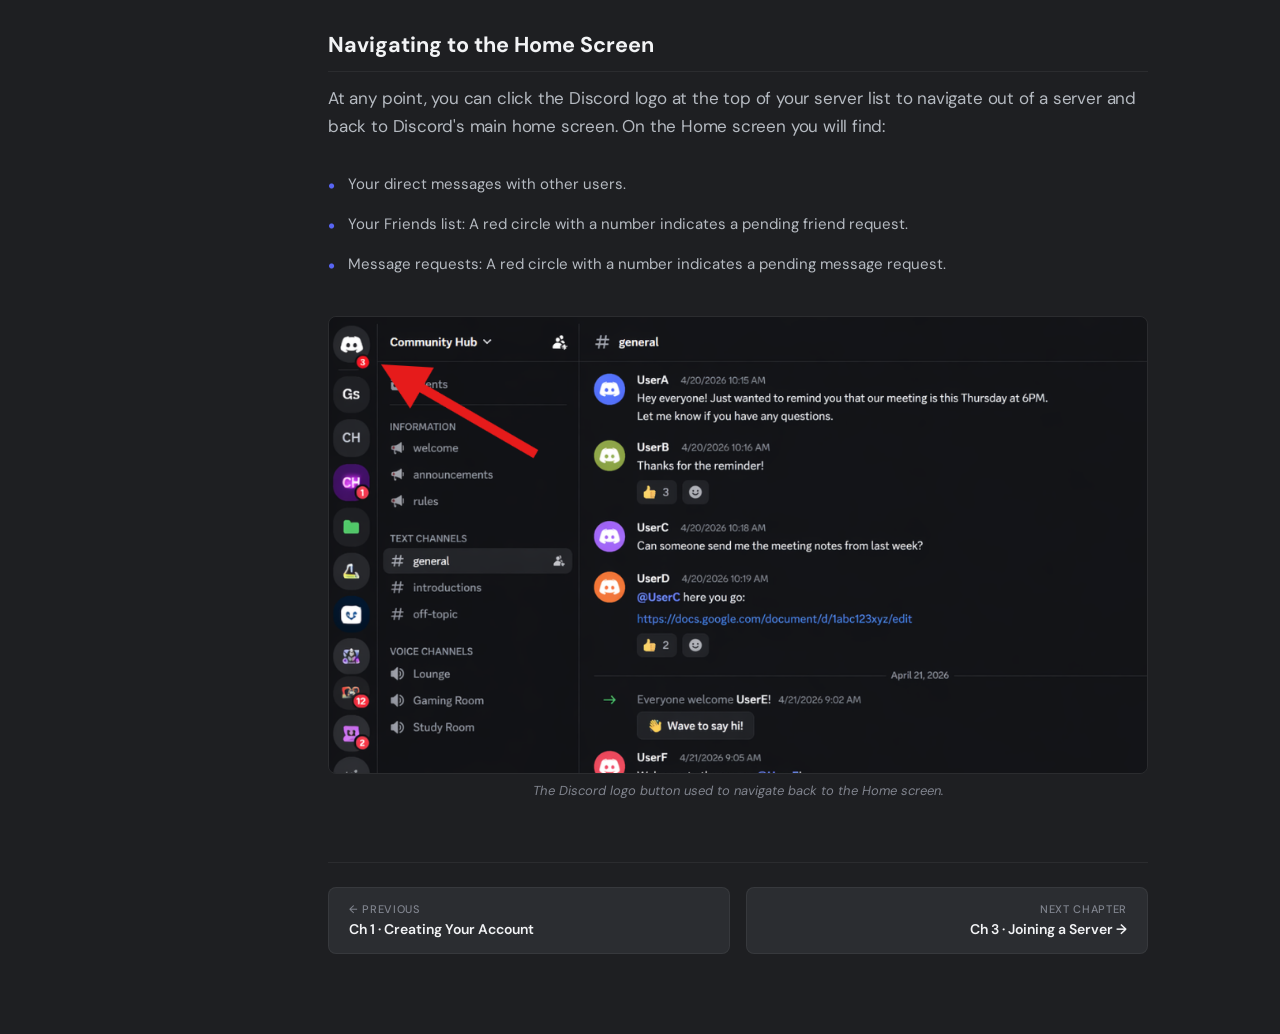
<file: ch2.html>
<!DOCTYPE html>
<html lang="en">
<head>
<meta charset="UTF-8">
<meta name="viewport" content="width=device-width, initial-scale=1.0">
<title>Ch 2 · Navigating the Interface — Discord for Beginners</title>
<link rel="stylesheet" href="style.css">
</head>
<body>
<script>window.CURRENT_PAGE='ch2';</script>
<script src="nav.js"></script>

<div class="main">
  <div class="topbar">
    <span class="topbar-hash">#</span>
    <span class="topbar-title">ch-2-navigating-the-interface</span>
    <div class="topbar-divider"></div>
    <span class="topbar-desc">Understanding Discord's layout</span>
  </div>
  <div class="content">

    <div class="page-hero">
      <div class="page-hero-eyebrow">Chapter 2</div>
      <h1>Navigating the Discord Interface</h1>
      <p>Before you begin using Discord confidently, you should know what every panel or button does. This guided tour covers the Discord desktop layout.</p>
    </div>

    <h2>Overview of the Main Layout</h2>
    <p>Most of your time using Discord will be spent in <a href="glossary.html#server">servers</a>. Discord's iconic server interface is divided into several distinct panels. Before joining a server in <a href="ch3.html">Chapter 3</a>, you should familiarize yourself with these panels.</p>

    <h3>Panel 1: The Server List (Far-Left Sidebar)</h3>
    <p>On the far left, you'll notice a narrow column. This is your server list. It contains circular icons allowing you to switch between servers. Think of these like bookmarks for different communities. Since you haven't joined any, you'll only see some default buttons.</p>
    <img src="assets/chapter 2, the server list, before discord logo button but after default buttons.png" alt="Server list panel" style="max-width: 100%; height: auto; border-radius: var(--radius-md); border: 1px solid var(--border); margin: 16px 0 8px 0;">
    <div class="img-caption">The Server List panel showing joined communities.</div>

    <ul class="checklist">
      <li>Discord logo button located at the top will lead you to Home Screen (direct messages).</li>
      <li>Every circular button underneath represents the server that you are a part of. Click on any of the buttons to access that server.</li>
      <li>The Green + button at the bottom lets you create or join a server.</li>
      <li>If there is a red notification mark next to the server icon, then you have unread messages in that server.</li>
    </ul>

    <h3>Panel 2: The <a href="glossary.html#channel">Channel</a> List (Second Panel)</h3>
    <p>Clicking on the server icon opens up the second window where you will see all the channels available in the particular server.</p>
    <img src="assets/chapter 2, panel 2 the channel list, right after the  world particular server.png" alt="Channel list panel" style="max-width: 100%; height: auto; border-radius: var(--radius-md); border: 1px solid var(--border); margin: 16px 0 8px 0;">
    <div class="img-caption">The Channel List panel for a specific server.</div>

    <ul class="checklist">
      <li>The channels are categorized into expandable/contractible groups (represented by the gray header in each category).</li>
      <li>If there is a "#" symbol, then it represents the text channel for text-based communication.</li>
      <li>If there is a speaker symbol, then it is the <a href="glossary.html#voice-channel">voice channel</a>.</li>
      <li>You can use the arrow next to the category name to expand or contract that channel group.</li>
      <li>The server name is listed at the top of this window.</li>
    </ul>

    <h3>Panel 3: The Main Chat Window (Center)</h3>
    <p>This is the largest area which represents the workspace. It changes contents based on which channel is selected.</p>
    <img src="assets/chapter 2 panel 3 the main chat window, right after the words which channel is selected.png" alt="Main chat window panel" style="max-width: 100%; height: auto; border-radius: var(--radius-md); border: 1px solid var(--border); margin: 16px 0 8px 0;">
    <div class="img-caption">The Main Chat Window where messages are read and sent.</div>

    <ul class="checklist">
      <li>When in text channels, it contains chat messages ordered chronologically (most recent messages shown near the bottom of your screen).</li>
      <li>The message input box is found at the very bottom where you can write and submit messages.</li>
      <li>At the top, the name of the channel is displayed, together with its description.</li>
    </ul>

    <h3>Panel 4: The Members Panel (Right Sidebar)</h3>
    <p>This sidebar lists all the users in the selected server.</p>
    <img src="assets/chapter 2 panel 4 the members panel, right after the worlds in the selected server.png" alt="Members panel" style="max-width: 100%; height: auto; border-radius: var(--radius-md); border: 1px solid var(--border); margin: 16px 0 8px 0;">
    <div class="img-caption">The Members Panel showing users currently in the server.</div>

    <ul class="checklist">
      <li>The members are classified according to their <a href="glossary.html#role">roles</a>. In academic servers, you may see roles like instructor, TA, and student.</li>
      <li>A green dot next to the name indicates that the user is currently active.</li>
      <li>A yellow half circle indicates that the user is inactive (idle).</li>
      <li>A gray dot next to the name means the user is offline/invisible.</li>
      <li>By clicking on any of these names, you will see the user's profile and be able to send them a <a href="glossary.html#direct-message">direct message</a>.</li>
    </ul>

    <div class="callout tip">
      <div class="callout-icon">💡</div>
      <div class="callout-body">
        <div class="callout-title">Tip</div>
        <p>You can easily collapse the members panel by clicking the person symbol in the toolbar.</p>
      </div>
    </div>

    <h2>The User Controls Bar</h2>
    <p>Your personal control center is located on the bottom left of your window. It contains your profile photo, your display name, as well as a few control icons tied to you.</p>
    <img src="assets/chapter 2 the user controls bar, right after the words control icons tied to you.png" alt="User controls bar" style="max-width: 100%; height: auto; border-radius: var(--radius-md); border: 1px solid var(--border); margin: 16px 0 8px 0;">
    <div class="img-caption">The User Controls bar for managing your microphone, headphones, and settings.</div>


    <p><strong>Microphone Button:</strong> When this icon is gray, you are unmuted. If you are in a voice channel, your microphone will transmit audio. To <a href="glossary.html#mute">mute</a> yourself, click the icon. A red slash will appear on the microphone, indicating others cannot hear you.</p>

    <div class="callout tip">
      <div class="callout-icon">🎤</div>
      <div class="callout-body">
        <div class="callout-title">Best Practice</div>
        <p>Similar to Zoom or other communication platforms you may be familiar with, muting yourself unless you are currently speaking helps reduce background noise for others in the channel.</p>
      </div>
    </div>

    <p><strong>Headphone Button:</strong> When this icon is gray, you can hear others. If you are in a voice channel, and others speak, your audio output device will transmit that. To <a href="glossary.html#deafen">deafen</a> yourself, click the headphone icon. A red slash will appear on the headphone, as well as the microphone automatically. Think of this as a reverse mute.</p>

    <div class="callout info">
      <div class="callout-icon">ℹ️</div>
      <div class="callout-body">
        <p>Audio Controls are covered in detail in <a href="ch6.html">Chapter 6</a> Voice Channels</p>
      </div>
    </div>

    <p><strong>Settings Gear:</strong> Clicking the gear icon opens User Settings, where you can manage your profile, notification preferences, audio devices, privacy settings, and appearance. Settings are covered in detail in <a href="ch7.html">Chapter 7</a>.</p>

    <h2>The Search Bar</h2>
    <p>The search bar, located in the top right of your application window, is a powerful tool that allows you to find old messages. You can filter your search with a variety of options, such as by keyword, date, sender, or attachment.</p>
    <img src="assets/chapter 2 the search bar, right after the world attachment.png" alt="Discord search bar" style="max-width: 100%; height: auto; border-radius: var(--radius-md); border: 1px solid var(--border); margin: 16px 0 8px 0;">
    <div class="img-caption">The search bar for finding specific messages.</div>

    <p>For even faster navigation to specific groups, channels, servers, or DMs, press <kbd>Ctrl</kbd> + <kbd>K</kbd> (Windows) or <kbd>⌘</kbd> + <kbd>K</kbd> (Mac) to open the Quick Switcher. Think of this as a search bar that helps you find locations, rather than specific messages. This feature becomes increasingly helpful as your server list grows.</p>
    <img src="assets/chapter 2 the search bar right after  the words helpful as your server list grows.png" alt="Quick Switcher" style="max-width: 100%; height: auto; border-radius: var(--radius-md); border: 1px solid var(--border); margin: 16px 0 8px 0;">
    <div class="img-caption">The Quick Switcher for jumping between channels and servers.</div>


    <h2>Navigating to the Home Screen</h2>
    <p>At any point, you can click the Discord logo at the top of your server list to navigate out of a server and back to Discord's main home screen. On the Home screen you will find:</p>
    <ul class="checklist">
      <li>Your direct messages with other users.</li>
      <li>Your Friends list: A red circle with a number indicates a pending friend request.</li>
      <li>Message requests: A red circle with a number indicates a pending message request.</li>
    </ul>
    <img src="assets/chapter 2 navigating the home screen.png" alt="Discord Home Screen" style="max-width: 100%; height: auto; border-radius: var(--radius-md); border: 1px solid var(--border); margin: 16px 0 8px 0;">
    <div class="img-caption">The Discord logo button used to navigate back to the Home screen.</div>


    <div class="chapter-nav">
      <a href="ch1.html" class="chapter-nav-btn">
        <div>
          <span class="label">← Previous</span>
          <span class="title">Ch 1 · Creating Your Account</span>
        </div>
      </a>
      <a href="ch3.html" class="chapter-nav-btn next">
        <div>
          <span class="label">Next Chapter</span>
          <span class="title">Ch 3 · Joining a Server →</span>
        </div>
      </a>
    </div>

  </div>
</div>
</body>
</html>
</file>
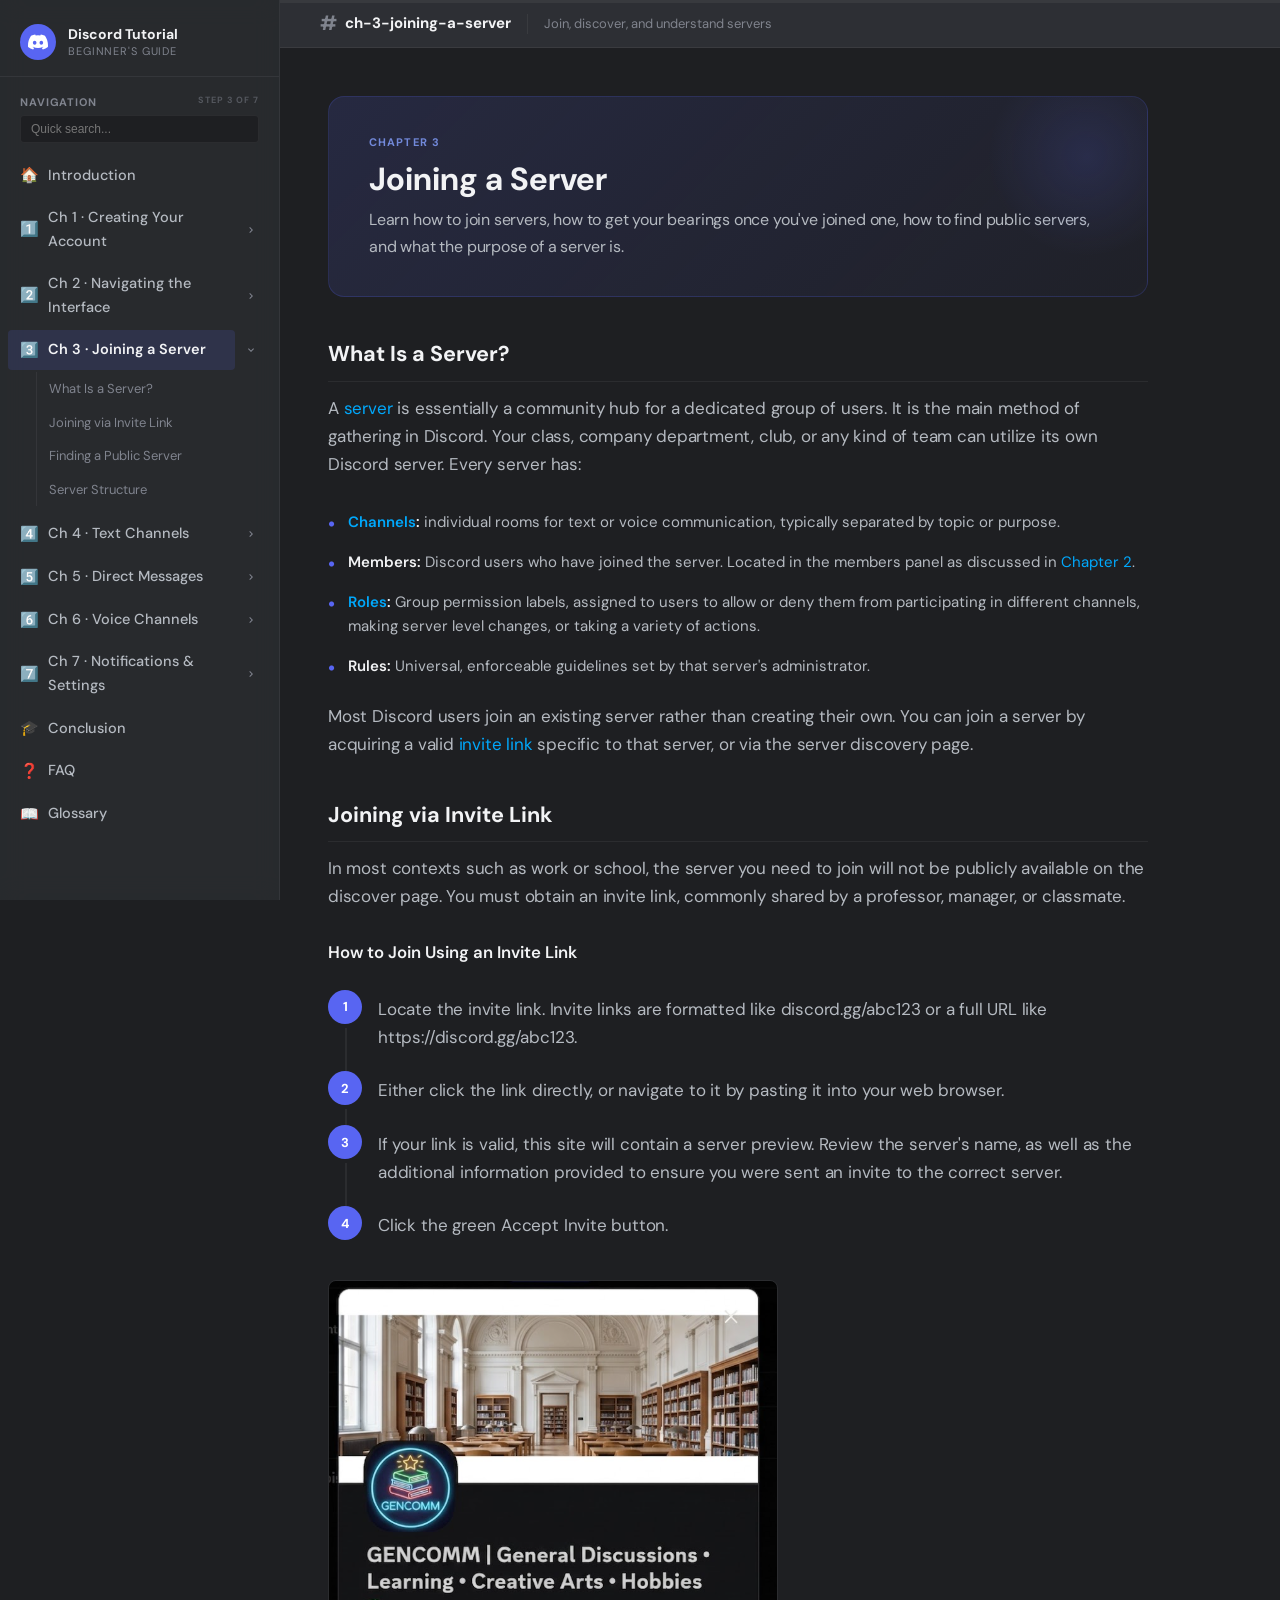
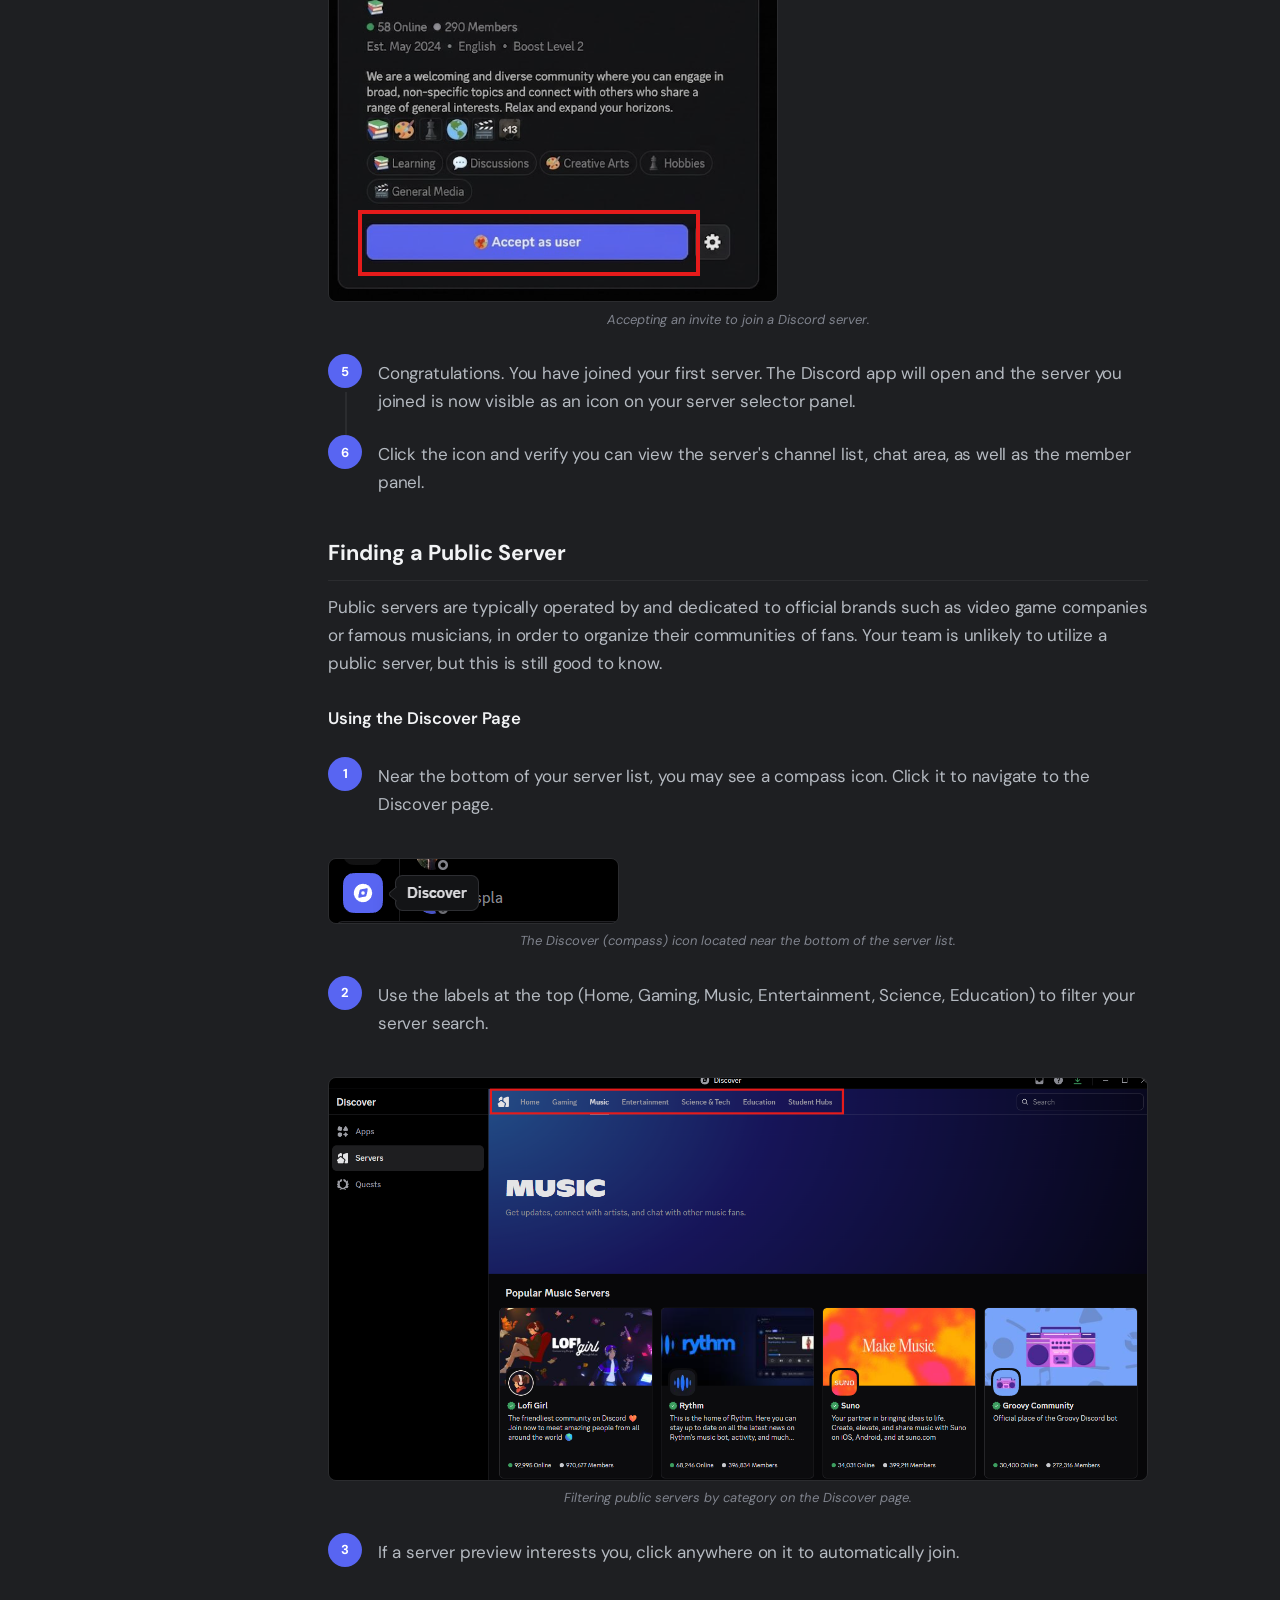
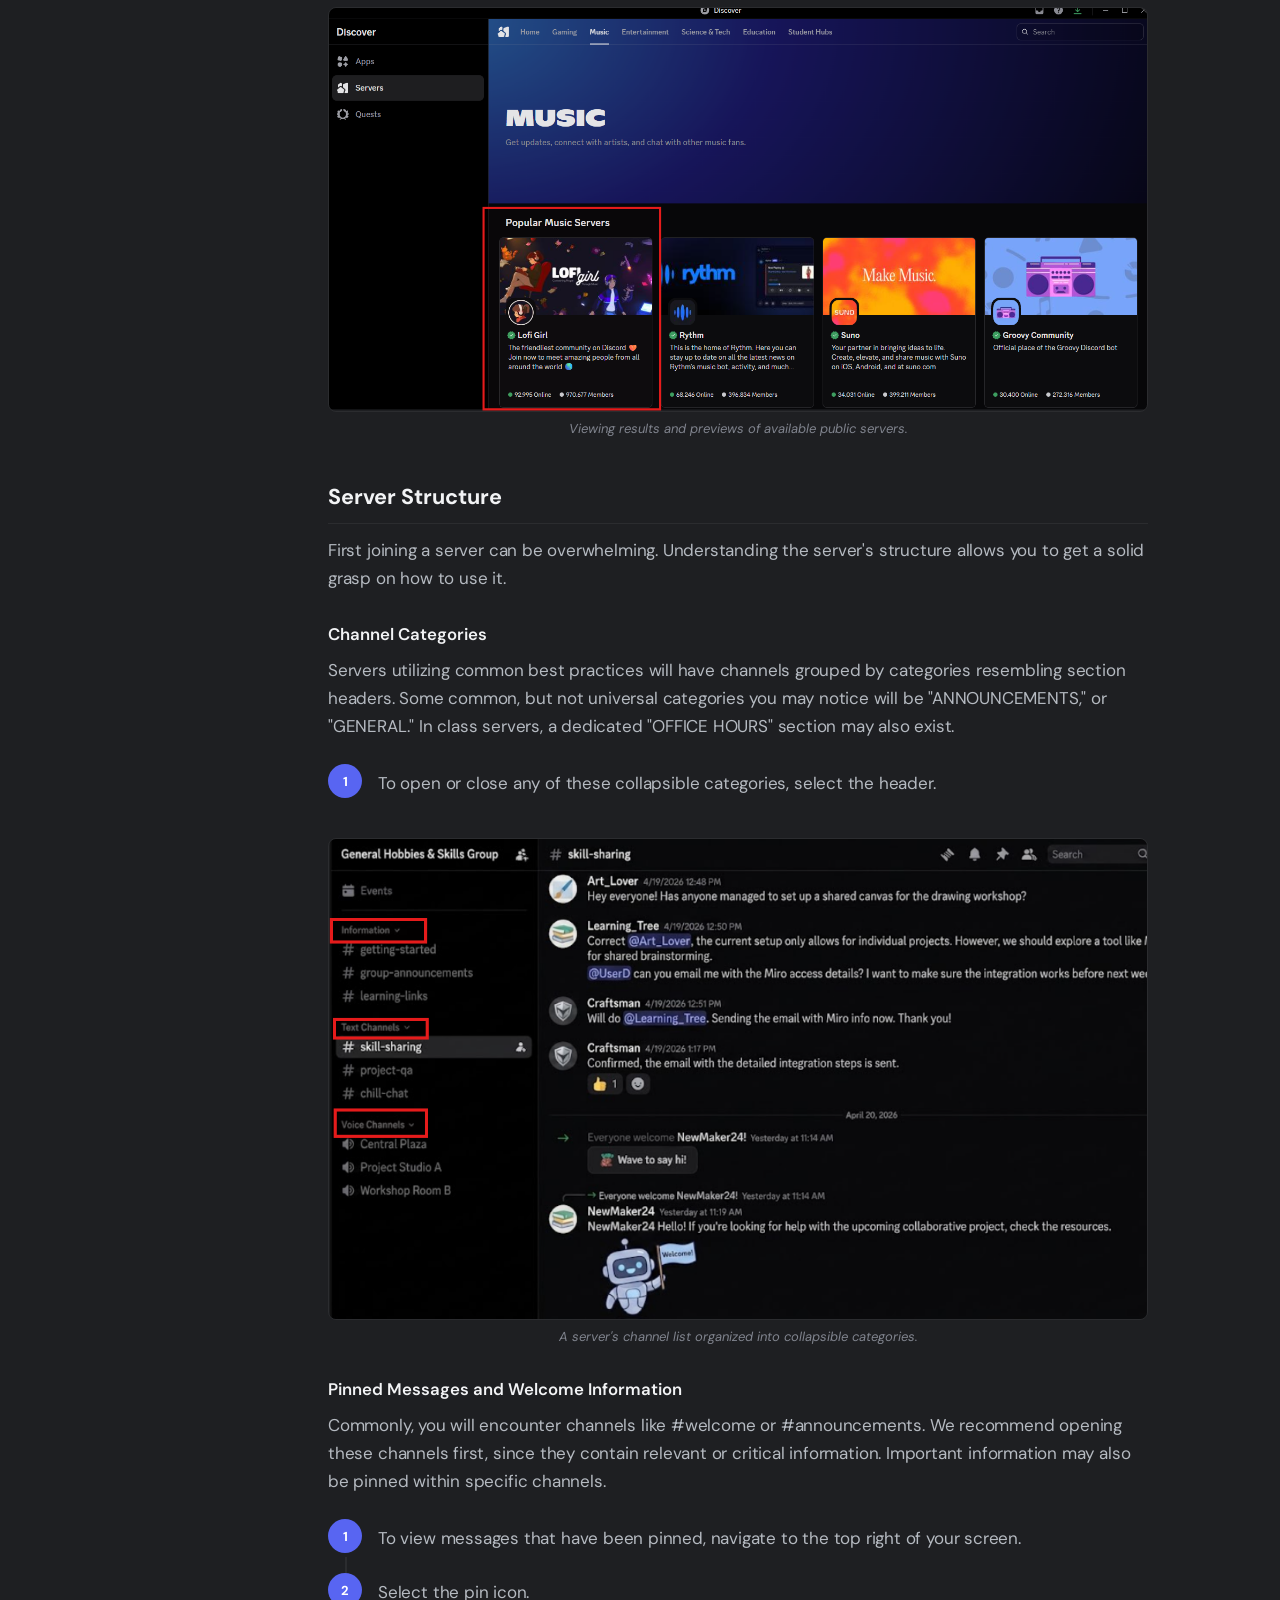
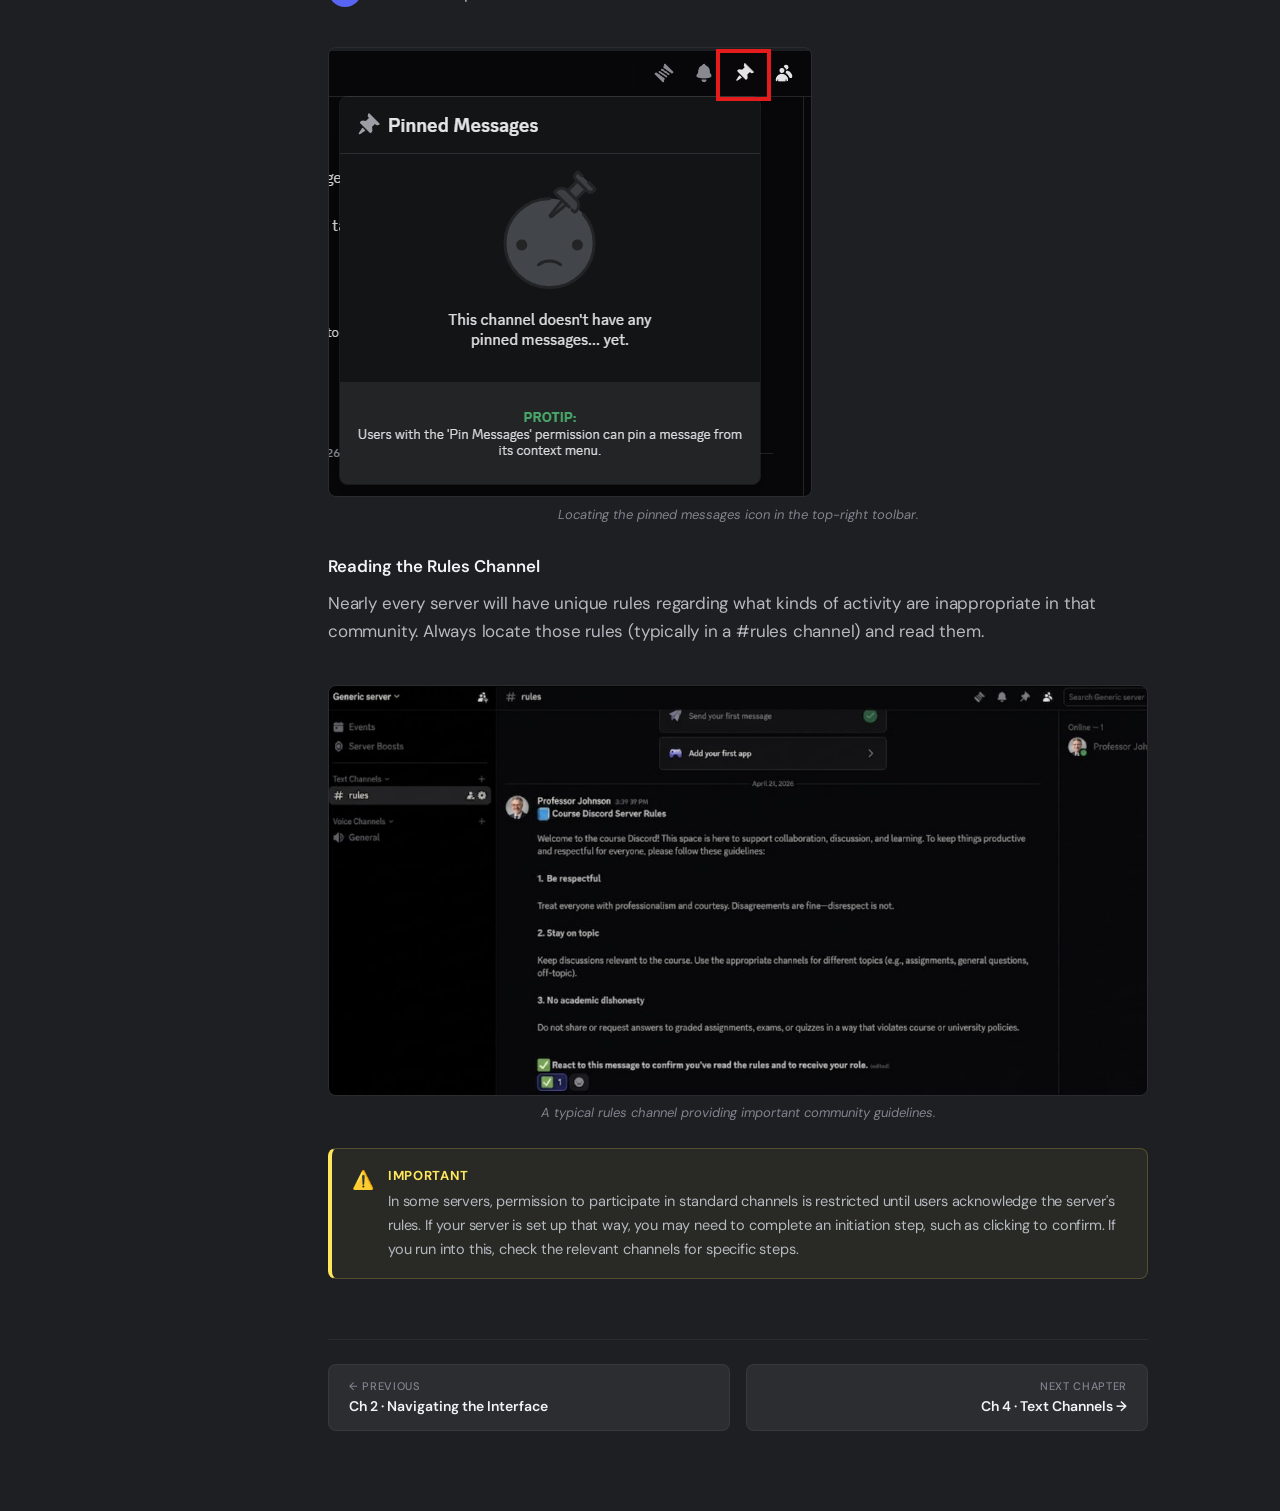
<file: ch3.html>
<!DOCTYPE html>
<html lang="en">

<head>
  <meta charset="UTF-8">
  <meta name="viewport" content="width=device-width, initial-scale=1.0">
  <title>Ch 3 · Joining a Server — Discord for Beginners</title>
  <link rel="stylesheet" href="style.css">
</head>

<body>
  <script>window.CURRENT_PAGE = 'ch3';</script>
  <script src="nav.js"></script>

  <div class="main">
    <div class="topbar">
      <span class="topbar-hash">#</span>
      <span class="topbar-title">ch-3-joining-a-server</span>
      <div class="topbar-divider"></div>
      <span class="topbar-desc">Join, discover, and understand servers</span>
    </div>
    <div class="content">

      <div class="page-hero">
        <div class="page-hero-eyebrow">Chapter 3</div>
        <h1>Joining a Server</h1>
        <p>Learn how to join servers, how to get your bearings once you've joined one, how to find public servers, and
          what the purpose of a server is.</p>
      </div>

      <h2>What Is a Server?</h2>
      <p>A <a href="glossary.html#server">server</a> is essentially a community hub for a dedicated group of users. It
        is the main method of gathering in Discord. Your class, company department, club, or any kind of team can
        utilize its own Discord server. Every server has:</p>
      <ul class="checklist">
        <li><strong><a href="glossary.html#channel">Channels</a>:</strong> individual rooms for text or voice
          communication, typically separated by topic or purpose.</li>
        <li><strong>Members:</strong> Discord users who have joined the server. Located in the members panel as
          discussed in <a href="ch2.html">Chapter 2</a>.</li>
        <li><strong><a href="glossary.html#role">Roles</a>:</strong> Group permission labels, assigned to users to allow
          or deny them from participating in different channels, making server level changes, or taking a variety of
          actions.</li>
        <li><strong>Rules:</strong> Universal, enforceable guidelines set by that server's administrator.</li>
      </ul>
      <p>Most Discord users join an existing server rather than creating their own. You can join a server by acquiring a
        valid <a href="glossary.html#invite-link">invite link</a> specific to that server, or via the server discovery
        page.</p>

      <h2>Joining via Invite Link</h2>
      <p>In most contexts such as work or school, the server you need to join will not be publicly available on the
        discover page. You must obtain an invite link, commonly shared by a professor, manager, or classmate.</p>

      <h3>How to Join Using an Invite Link</h3>
      <div class="steps">
        <div class="step">
          <div class="step-num">1</div>
          <div class="step-body">
            <p>Locate the invite link. Invite links are formatted like discord.gg/abc123 or a full URL like
              https://discord.gg/abc123.</p>
          </div>
        </div>
        <div class="step">
          <div class="step-num">2</div>
          <div class="step-body">
            <p>Either click the link directly, or navigate to it by pasting it into your web browser.</p>
          </div>
        </div>
        <div class="step">
          <div class="step-num">3</div>
          <div class="step-body">
            <p>If your link is valid, this site will contain a server preview. Review the server's name, as well as the
              additional information provided to ensure you were sent an invite to the correct server.</p>
          </div>
        </div>
        <div class="step">
          <div class="step-num">4</div>
          <div class="step-body">
            <p>Click the green Accept Invite button.</p>
          </div>
        </div>
      </div>
      <img src="assets/chapter 3 how to join using an invite link, between step 4 and 5.png"
        alt="Server invite preview with Accept button"
        style="max-width: 100%; height: auto; border-radius: var(--radius-md); border: 1px solid var(--border); margin: 16px 0 8px 0;">
      <div class="img-caption">Accepting an invite to join a Discord server.</div>

      <div class="steps">
        <div class="step">
          <div class="step-num">5</div>
          <div class="step-body">
            <p>Congratulations. You have joined your first server. The Discord app will open and the server you joined
              is now visible as an icon on your server selector panel.</p>
          </div>
        </div>
        <div class="step">
          <div class="step-num">6</div>
          <div class="step-body">
            <p>Click the icon and verify you can view the server's channel list, chat area, as well as the member panel.
            </p>
          </div>
        </div>
      </div>

      <h2>Finding a Public Server</h2>
      <p>Public servers are typically operated by and dedicated to official brands such as video game companies or
        famous musicians, in order to organize their communities of fans. Your team is unlikely to utilize a public
        server, but this is still good to know.</p>

      <h3>Using the Discover Page</h3>
      <div class="steps">
        <div class="step">
          <div class="step-num">1</div>
          <div class="step-body">
            <p>Near the bottom of your server list, you may see a compass icon. Click it to navigate to the Discover
              page.</p>
          </div>
        </div>
      </div>
      <img src="assets/chappter 3 using the discover page between steps 1 and 2.png" alt="Compass icon for Discover"
        style="max-width: 100%; height: auto; border-radius: var(--radius-md); border: 1px solid var(--border); margin: 16px 0 8px 0;">
      <div class="img-caption">The Discover (compass) icon located near the bottom of the server list.</div>

      <div class="steps">
        <div class="step">
          <div class="step-num">2</div>
          <div class="step-body">
            <p>Use the labels at the top (Home, Gaming, Music, Entertainment, Science, Education) to filter your server
              search.</p>
          </div>
        </div>
      </div>
      <img src="assets/chapter 3 using the discover page between step 2 and 3.png" alt="Discover page categories"
        style="max-width: 100%; height: auto; border-radius: var(--radius-md); border: 1px solid var(--border); margin: 16px 0 8px 0;">
      <div class="img-caption">Filtering public servers by category on the Discover page.</div>

      <div class="steps">
        <div class="step">
          <div class="step-num">3</div>
          <div class="step-body">
            <p>If a server preview interests you, click anywhere on it to automatically join.</p>
          </div>
        </div>
      </div>
      <img src="assets/chapter 3 using the discover page after step 3.png" alt="Server discovery page results"
        style="max-width: 100%; height: auto; border-radius: var(--radius-md); border: 1px solid var(--border); margin: 16px 0 8px 0;">
      <div class="img-caption">Viewing results and previews of available public servers.</div>


      <h2>Server Structure</h2>
      <p>First joining a server can be overwhelming. Understanding the server's structure allows you to get a solid
        grasp on how to use it.</p>

      <h3>Channel Categories</h3>
      <p>Servers utilizing common best practices will have channels grouped by categories resembling section headers.
        Some common, but not universal categories you may notice will be "ANNOUNCEMENTS," or "GENERAL." In class
        servers, a dedicated "OFFICE HOURS" section may also exist.</p>
      <div class="steps">
        <div class="step">
          <div class="step-num">1</div>
          <div class="step-body">
            <p>To open or close any of these collapsible categories, select the header.</p>
          </div>
        </div>
      </div>
      <img
        src="assets/chapter 3 server structure at the end of channel categories but before pinned messages and welcome informaiton.png"
        alt="Channel categories in a server"
        style="max-width: 100%; height: auto; border-radius: var(--radius-md); border: 1px solid var(--border); margin: 16px 0 8px 0;">
      <div class="img-caption">A server's channel list organized into collapsible categories.</div>


      <h3>Pinned Messages and Welcome Information</h3>
      <p>Commonly, you will encounter channels like #welcome or #announcements. We recommend opening these channels
        first, since they contain relevant or critical information. Important information may also be pinned within
        specific channels.</p>
      <div class="steps">
        <div class="step">
          <div class="step-num">1</div>
          <div class="step-body">
            <p>To view messages that have been pinned, navigate to the top right of your screen.</p>
          </div>
        </div>
        <div class="step">
          <div class="step-num">2</div>
          <div class="step-body">
            <p>Select the pin icon.</p>
          </div>
        </div>
      </div>
      <img src="assets/chapter 3 at the end of pinned messages and welcome information .png" alt="Pinned messages icon"
        style="max-width: 100%; height: auto; border-radius: var(--radius-md); border: 1px solid var(--border); margin: 16px 0 8px 0;">
      <div class="img-caption">Locating the pinned messages icon in the top-right toolbar.</div>


      <h3>Reading the Rules Channel</h3>
      <p>Nearly every server will have unique rules regarding what kinds of activity are inappropriate in that
        community. Always locate those rules (typically in a #rules channel) and read them.</p>
      <img src="assets/chapter 3 reading the rules channel (the end).png" alt="Rules channel example"
        style="max-width: 100%; height: auto; border-radius: var(--radius-md); border: 1px solid var(--border); margin: 16px 0 8px 0;">
      <div class="img-caption">A typical rules channel providing important community guidelines.</div>


      <div class="callout warning">
        <div class="callout-icon">⚠️</div>
        <div class="callout-body">
          <div class="callout-title">Important</div>
          <p>In some servers, permission to participate in standard channels is restricted until users acknowledge the
            server's rules. If your server is set up that way, you may need to complete an initiation step, such as
            clicking to confirm. If you run into this, check the relevant channels for specific steps.</p>
        </div>
      </div>

      <div class="chapter-nav">
        <a href="ch2.html" class="chapter-nav-btn">
          <div>
            <span class="label">← Previous</span>
            <span class="title">Ch 2 · Navigating the Interface</span>
          </div>
        </a>
        <a href="ch4.html" class="chapter-nav-btn next">
          <div>
            <span class="label">Next Chapter</span>
            <span class="title">Ch 4 · Text Channels →</span>
          </div>
        </a>
      </div>

    </div>
  </div>
</body>

</html>
</file>
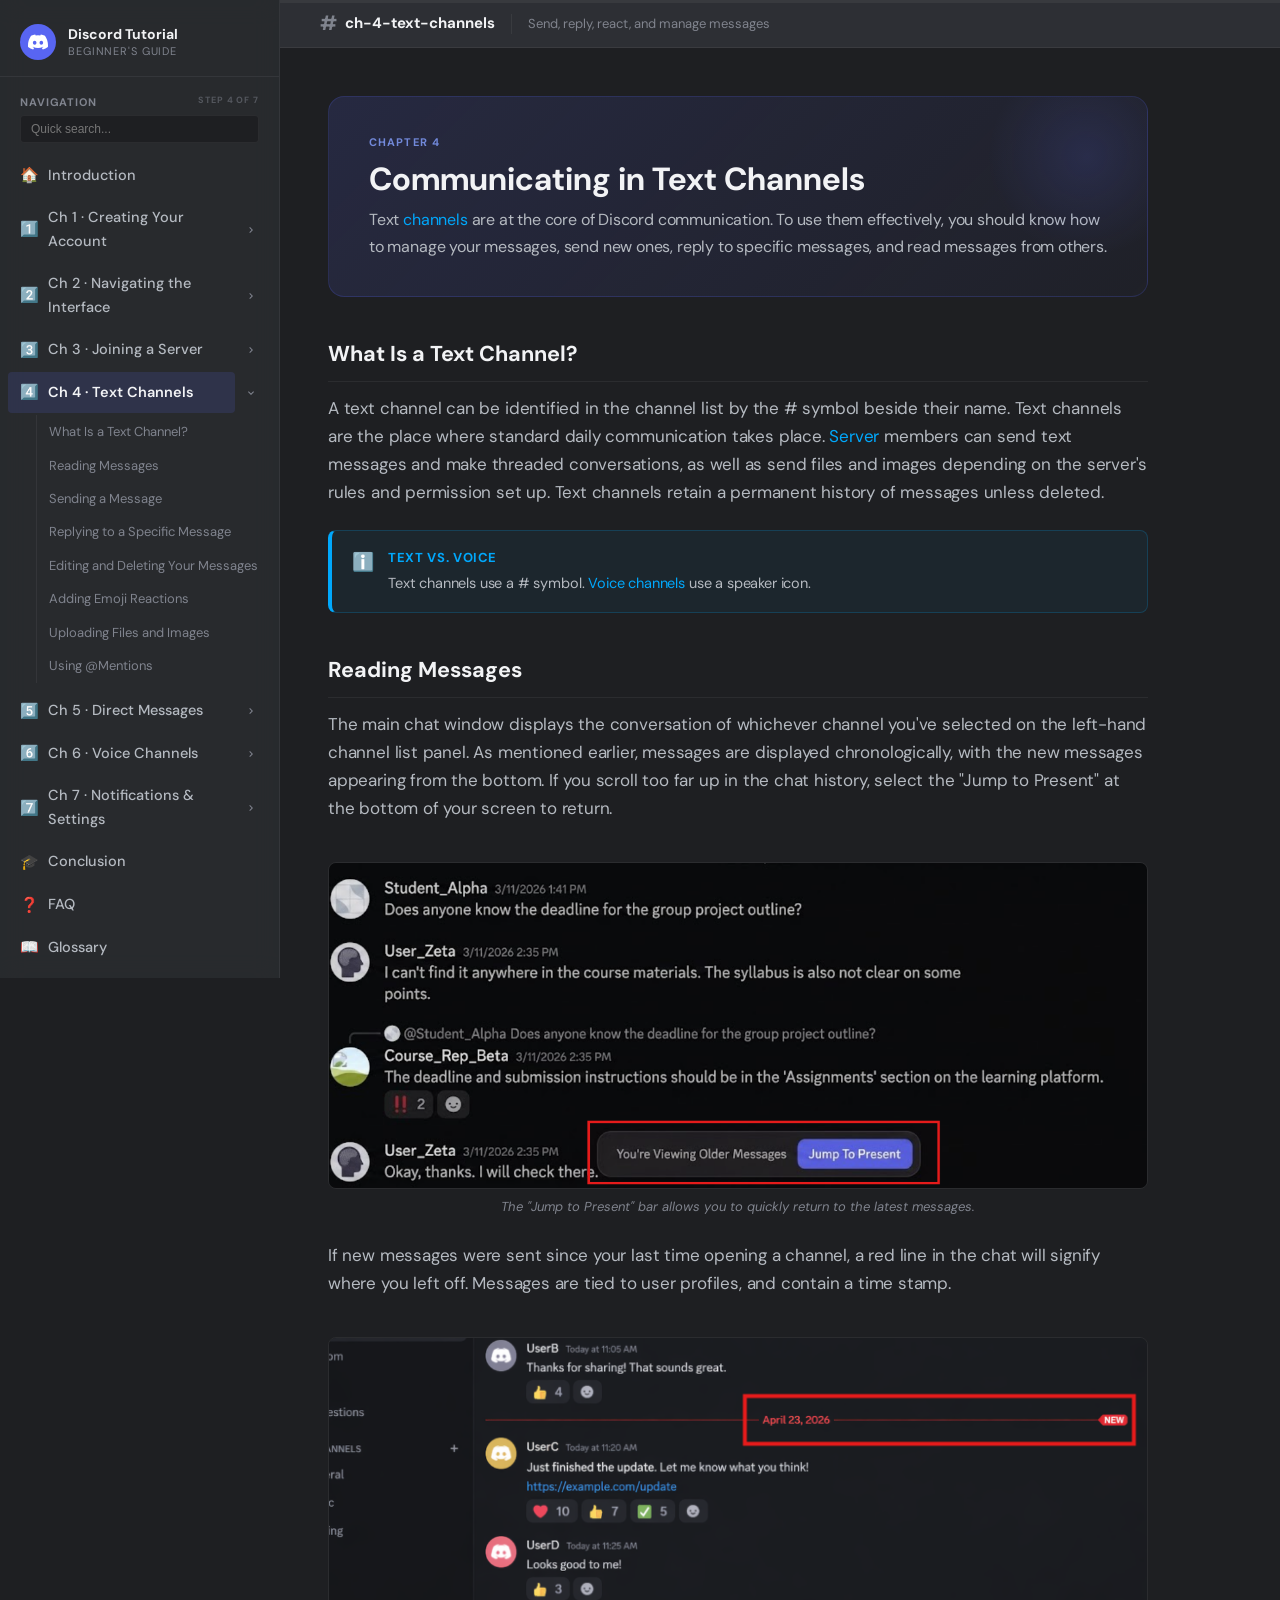
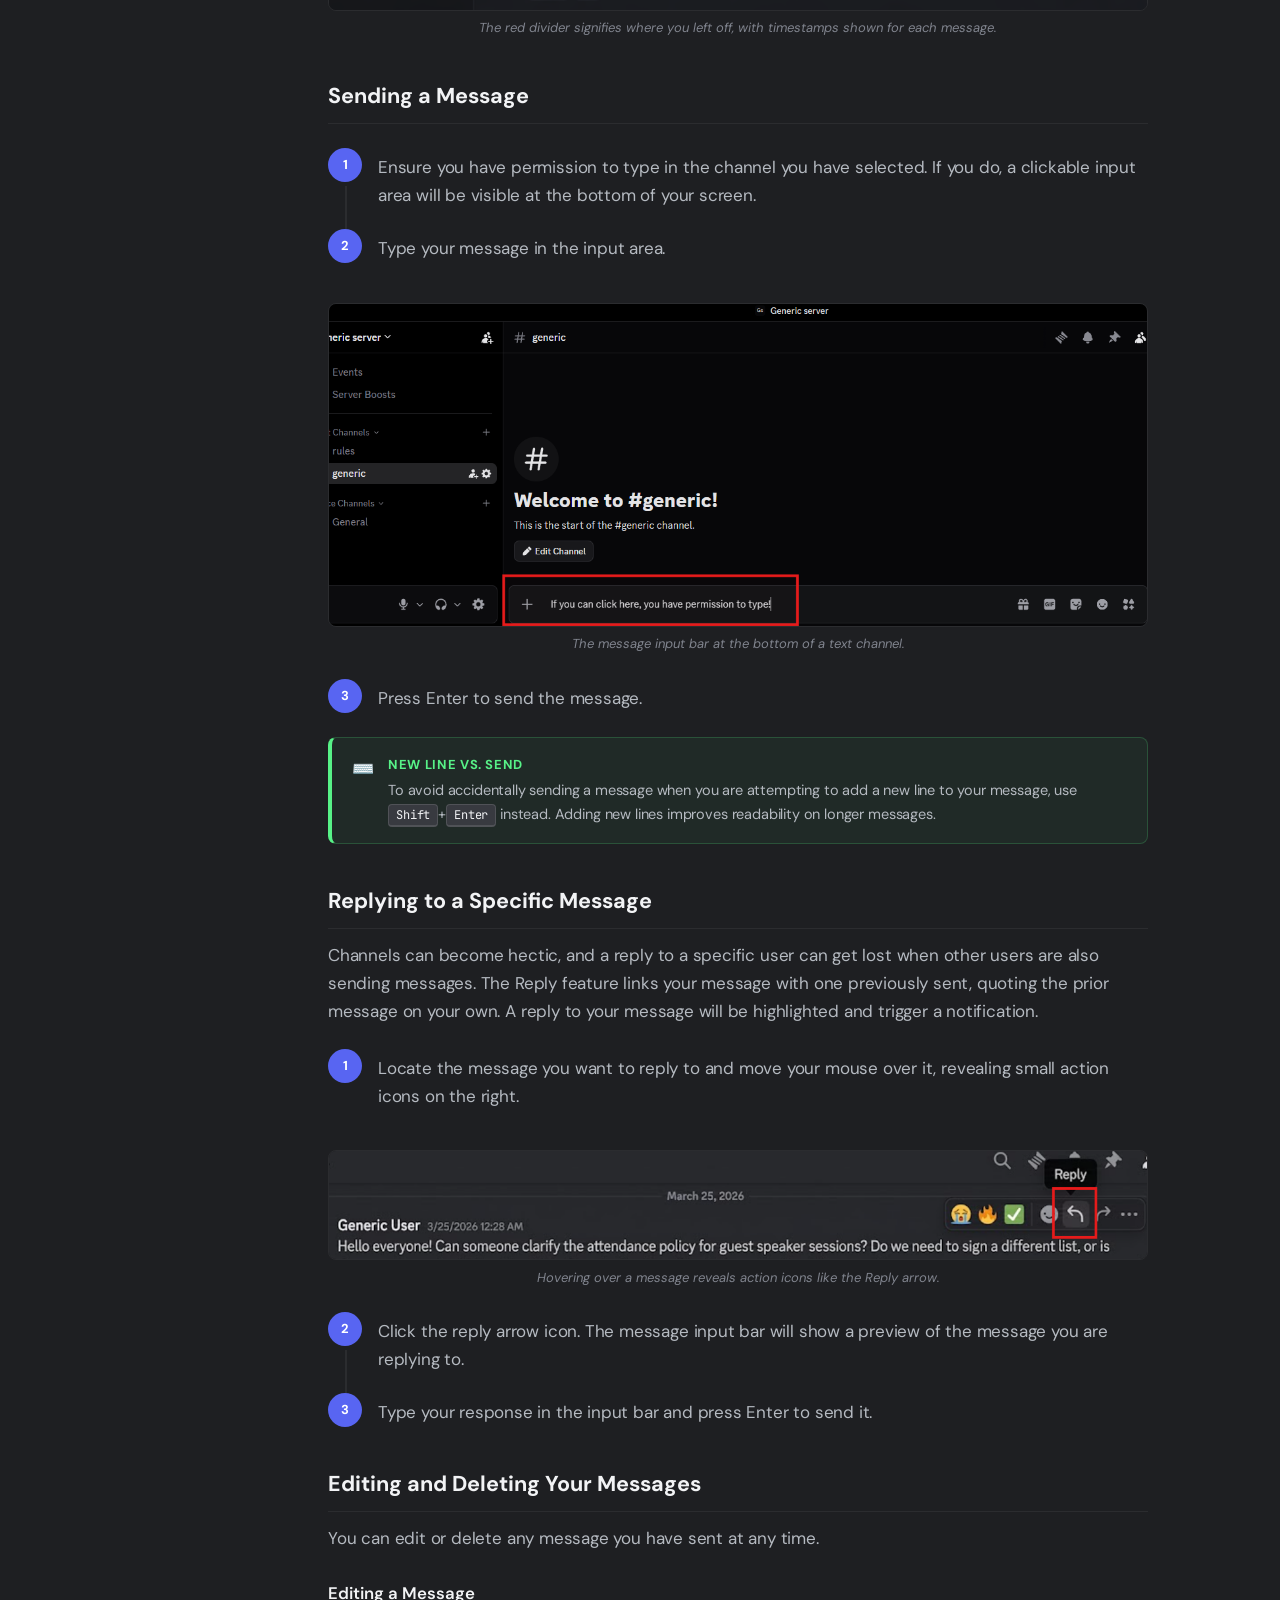
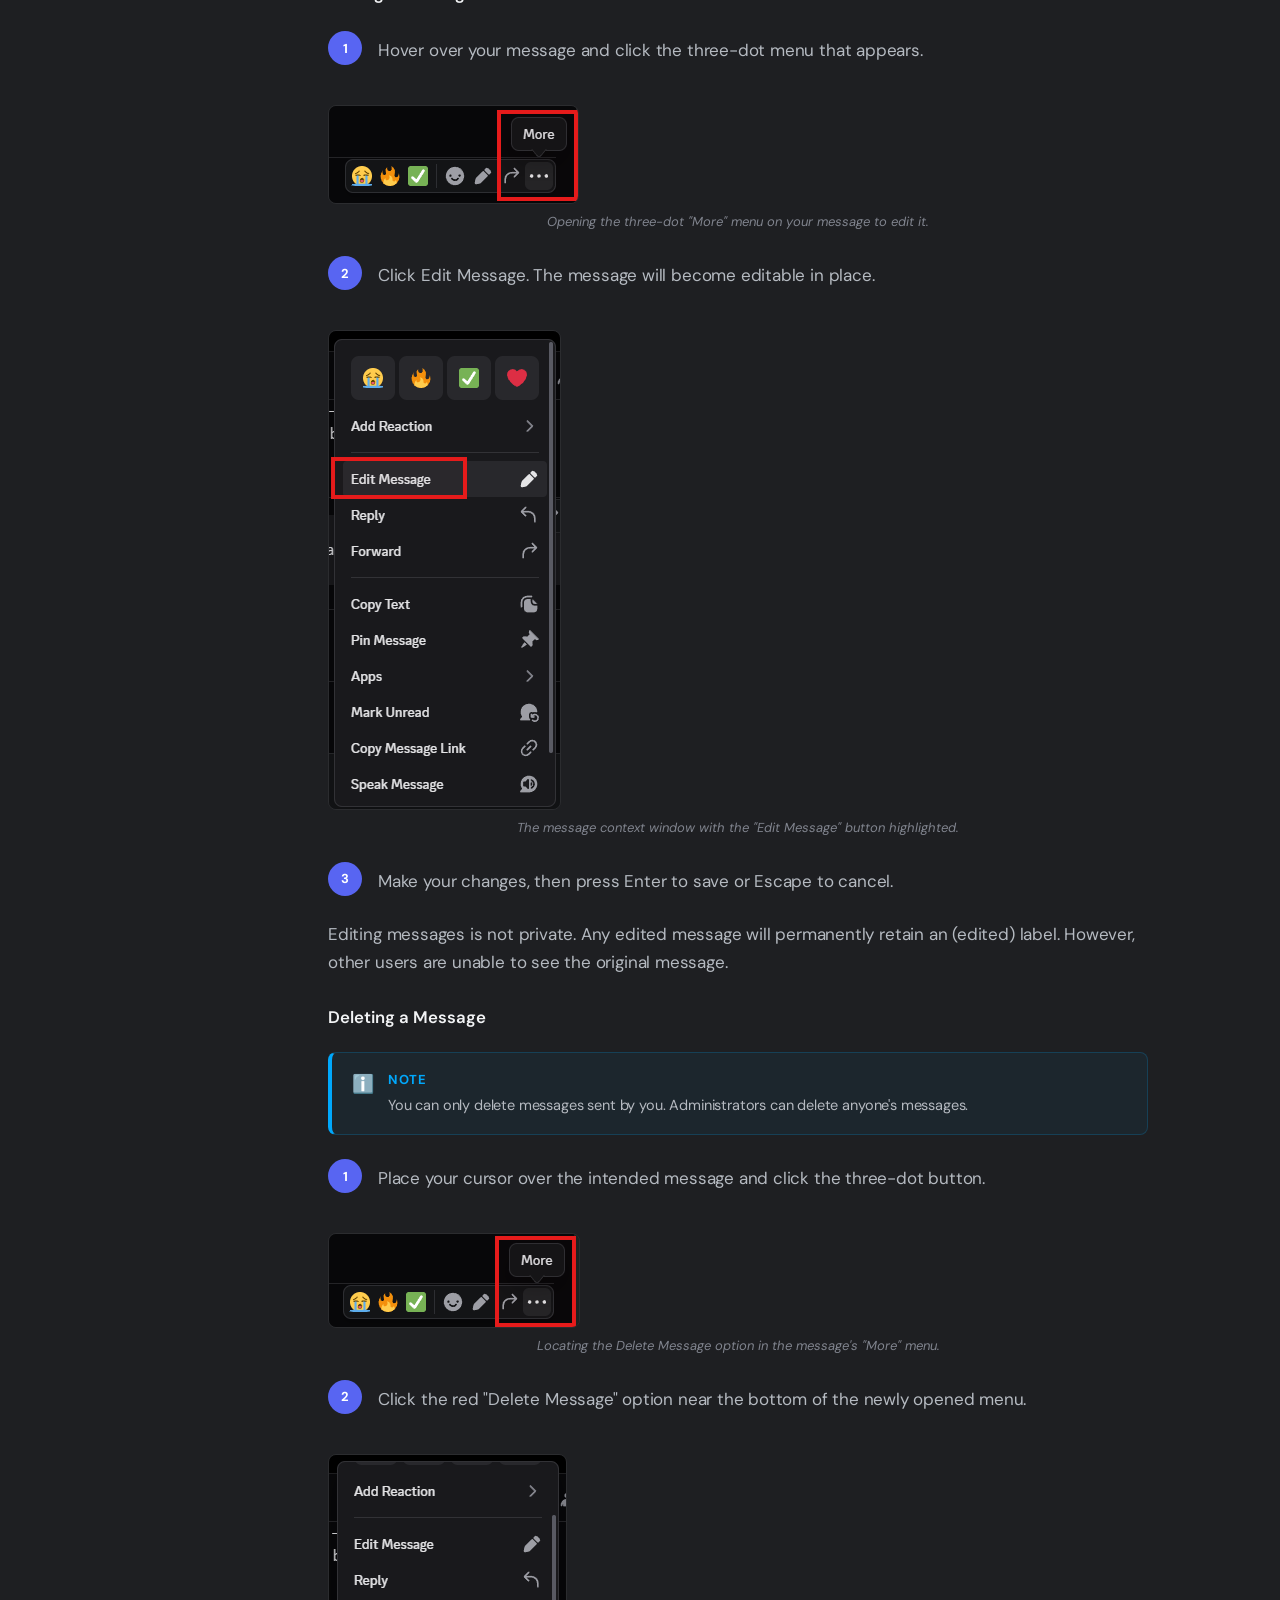
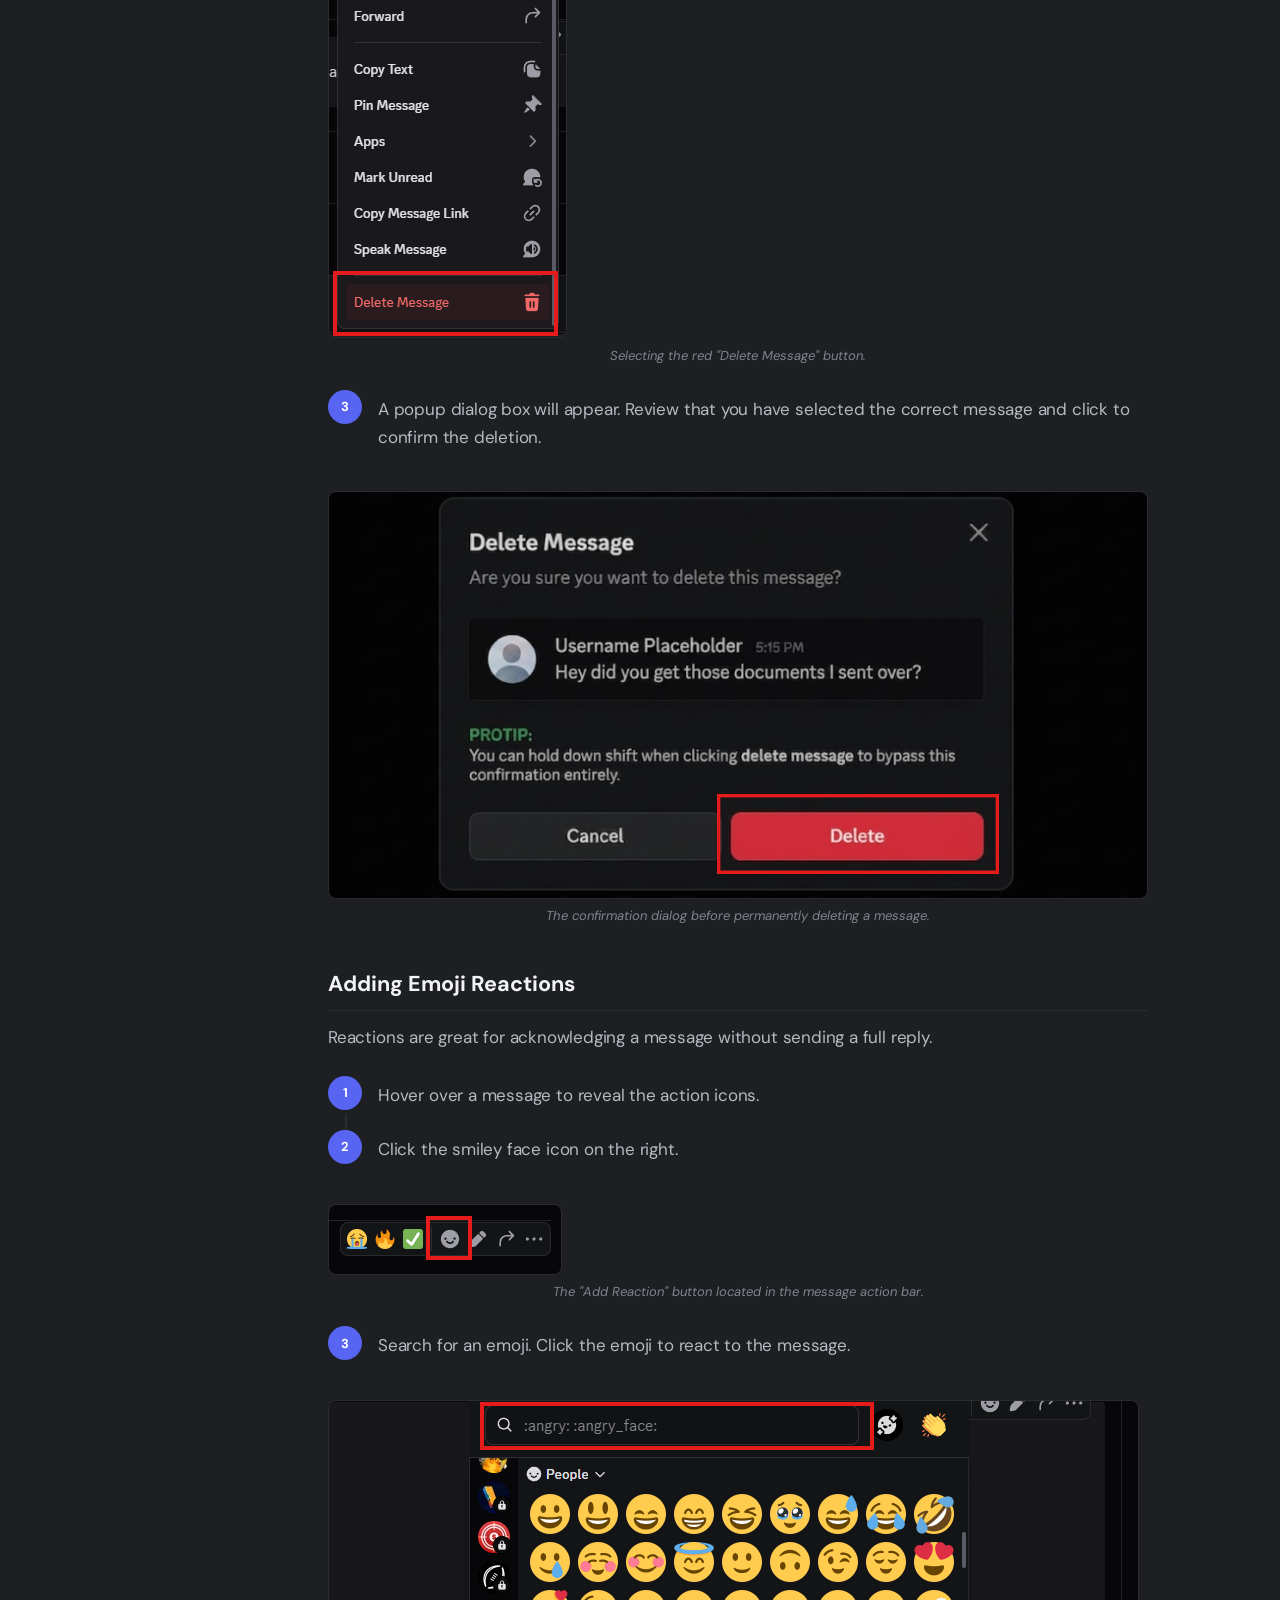
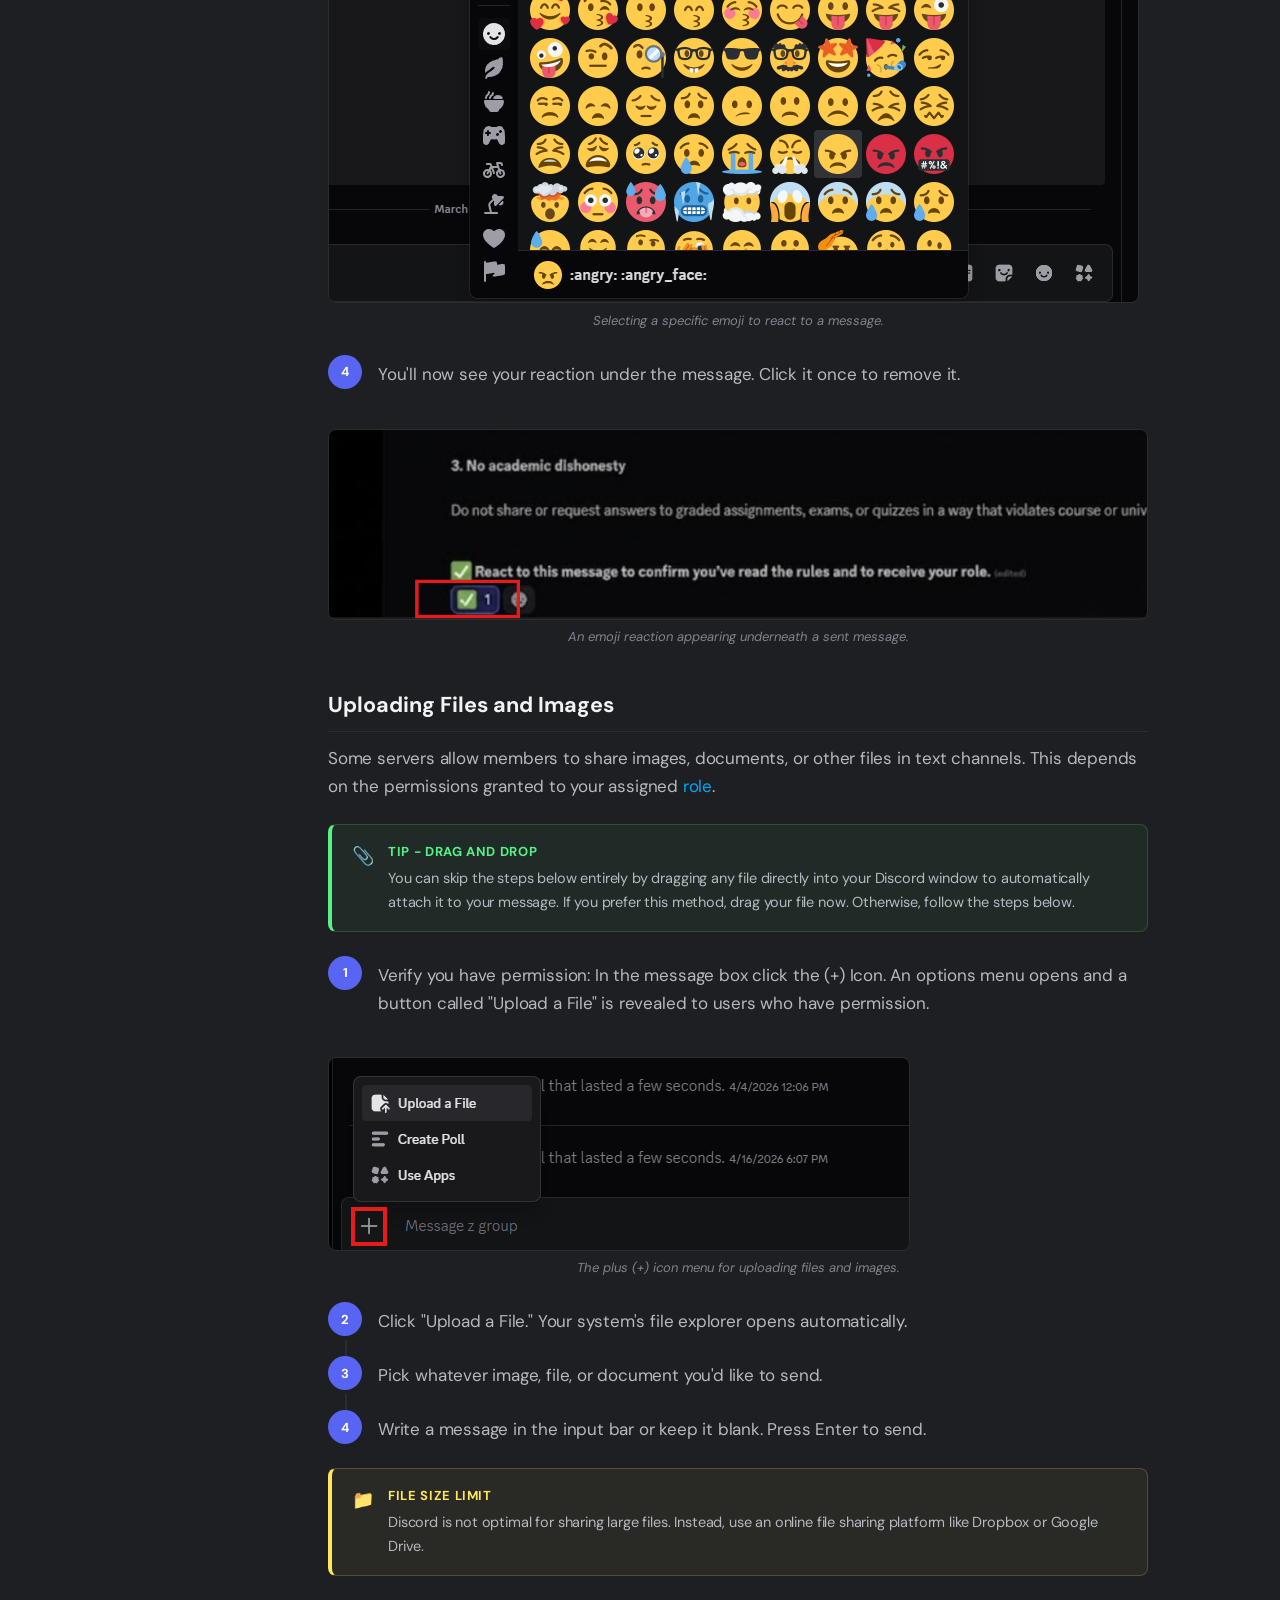
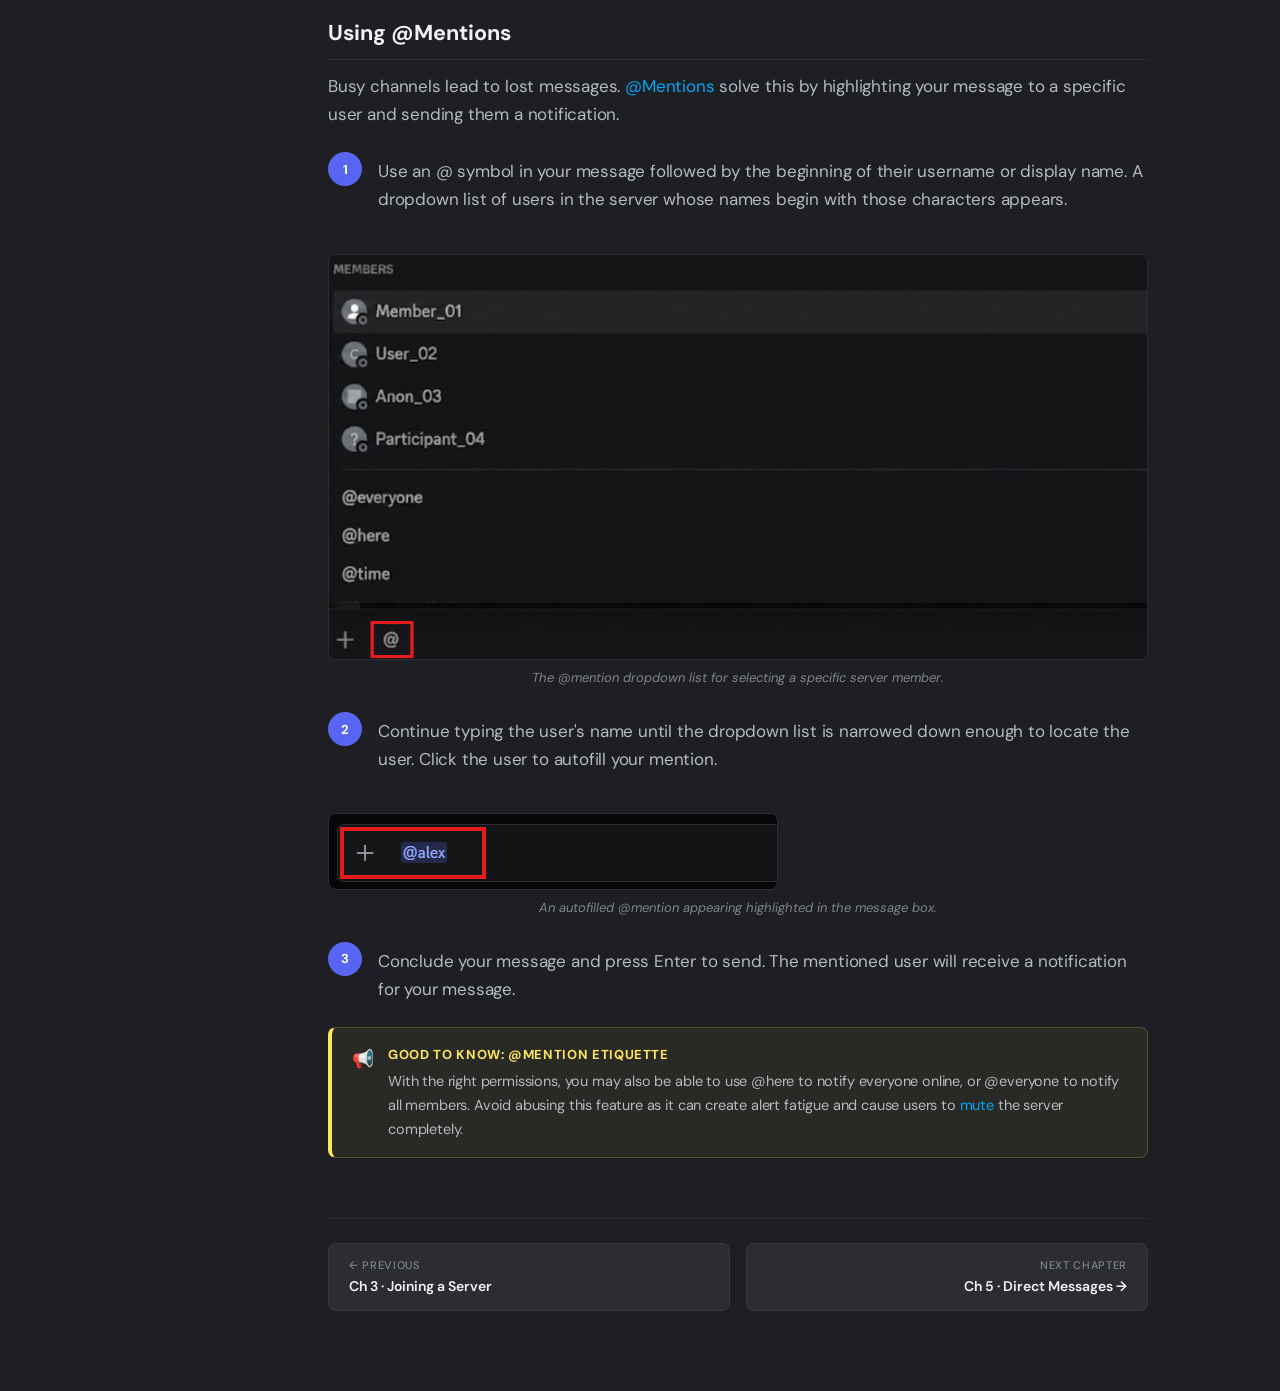
<file: ch4.html>
<!DOCTYPE html>
<html lang="en">
<head>
<meta charset="UTF-8">
<meta name="viewport" content="width=device-width, initial-scale=1.0">
<title>Ch 4 · Text Channels — Discord for Beginners</title>
<link rel="stylesheet" href="style.css">
</head>
<body>
<script>window.CURRENT_PAGE='ch4';</script>
<script src="nav.js"></script>

<div class="main">
  <div class="topbar">
    <span class="topbar-hash">#</span>
    <span class="topbar-title">ch-4-text-channels</span>
    <div class="topbar-divider"></div>
    <span class="topbar-desc">Send, reply, react, and manage messages</span>
  </div>
  <div class="content">

    <div class="page-hero">
      <div class="page-hero-eyebrow">Chapter 4</div>
      <h1>Communicating in Text Channels</h1>
      <p>Text <a href="glossary.html#channel">channels</a> are at the core of Discord communication. To use them effectively, you should know how to manage your messages, send new ones, reply to specific messages, and read messages from others.</p>
    </div>

    <h2>What Is a Text Channel?</h2>
    <p>A text channel can be identified in the channel list by the # symbol beside their name. Text channels are the place where standard daily communication takes place. <a href="glossary.html#server">Server</a> members can send text messages and make threaded conversations, as well as send files and images depending on the server's rules and permission set up. Text channels retain a permanent history of messages unless deleted.</p>

    <div class="callout info">
      <div class="callout-icon">ℹ️</div>
      <div class="callout-body">
        <div class="callout-title">Text vs. Voice</div>
        <p>Text channels use a # symbol. <a href="glossary.html#voice-channel">Voice channels</a> use a speaker icon.</p>
      </div>
    </div>

    <h2>Reading Messages</h2>
    <p>The main chat window displays the conversation of whichever channel you've selected on the left-hand channel list panel. As mentioned earlier, messages are displayed chronologically, with the new messages appearing from the bottom. If you scroll too far up in the chat history, select the "Jump to Present" at the bottom of your screen to return.</p>
    <img src="assets/chapter 4 reading messages, right after the words and contain a time stamp..png" alt="Text channel messages with timestamp" style="max-width: 100%; height: auto; border-radius: var(--radius-md); border: 1px solid var(--border); margin: 16px 0 8px 0;">
    <div class="img-caption">The "Jump to Present" bar allows you to quickly return to the latest messages.</div>
    <p>If new messages were sent since your last time opening a channel, a red line in the chat will signify where you left off. Messages are tied to user profiles, and contain a time stamp.</p>
    <img src="assets/zz chapter 4 reading messages after Messages are tied to user profiles and contain a time stamp.png" alt="Unread messages indicator and timestamps" style="max-width: 100%; height: auto; border-radius: var(--radius-md); border: 1px solid var(--border); margin: 16px 0 8px 0;">
    <div class="img-caption">The red divider signifies where you left off, with timestamps shown for each message.</div>


    <h2>Sending a Message</h2>
    <div class="steps">
      <div class="step">
        <div class="step-num">1</div>
        <div class="step-body"><p>Ensure you have permission to type in the channel you have selected. If you do, a clickable input area will be visible at the bottom of your screen.</p></div>
      </div>
      <div class="step">
        <div class="step-num">2</div>
        <div class="step-body"><p>Type your message in the input area.</p></div>
      </div>
    </div>
    <img src="assets/chapter 4 sending a message between steps 2 and 3.png" alt="Message input bar" style="max-width: 100%; height: auto; border-radius: var(--radius-md); border: 1px solid var(--border); margin: 16px 0 8px 0;">
    <div class="img-caption">The message input bar at the bottom of a text channel.</div>

    <div class="steps">
      <div class="step">
        <div class="step-num">3</div>
        <div class="step-body"><p>Press Enter to send the message.</p></div>
      </div>
    </div>

    <div class="callout tip">
      <div class="callout-icon">⌨️</div>
      <div class="callout-body">
        <div class="callout-title">New Line vs. Send</div>
        <p>To avoid accidentally sending a message when you are attempting to add a new line to your message, use <kbd>Shift</kbd>+<kbd>Enter</kbd> instead. Adding new lines improves readability on longer messages.</p>
      </div>
    </div>

    <h2>Replying to a Specific Message</h2>
    <p>Channels can become hectic, and a reply to a specific user can get lost when other users are also sending messages. The Reply feature links your message with one previously sent, quoting the prior message on your own. A reply to your message will be highlighted and trigger a notification.</p>
    <div class="steps">
      <div class="step">
        <div class="step-num">1</div>
        <div class="step-body"><p>Locate the message you want to reply to and move your mouse over it, revealing small action icons on the right.</p></div>
      </div>
    </div>
    <img src="assets/chapter 4 replying to a specific message between steps 1 and 2.png" alt="Reply action icons on hover" style="max-width: 100%; height: auto; border-radius: var(--radius-md); border: 1px solid var(--border); margin: 16px 0 8px 0;">
    <div class="img-caption">Hovering over a message reveals action icons like the Reply arrow.</div>

    <div class="steps">
      <div class="step">
        <div class="step-num">2</div>
        <div class="step-body"><p>Click the reply arrow icon. The message input bar will show a preview of the message you are replying to.</p></div>
      </div>
      <div class="step">
        <div class="step-num">3</div>
        <div class="step-body"><p>Type your response in the input bar and press Enter to send it.</p></div>
      </div>
    </div>

    <h2>Editing and Deleting Your Messages</h2>
    <p>You can edit or delete any message you have sent at any time.</p>

    <h3>Editing a Message</h3>
    <div class="steps">
      <div class="step">
        <div class="step-num">1</div>
        <div class="step-body"><p>Hover over your message and click the three-dot menu that appears.</p></div>
      </div>
    </div>
    <img src="assets/chapter 4 editing a message betwen steps 1 and 2.png" alt="Three-dot menu on message" style="max-width: 100%; height: auto; border-radius: var(--radius-md); border: 1px solid var(--border); margin: 16px 0 8px 0;">
    <div class="img-caption">Opening the three-dot "More" menu on your message to edit it.</div>

    <div class="steps">
      <div class="step">
        <div class="step-num">2</div>
        <div class="step-body"><p>Click Edit Message. The message will become editable in place.</p></div>
      </div>
    </div>
    <img src="assets/chapter 4 editing a message between steps 2 and 3.png" alt="Editing a message in place" style="max-width: 100%; height: auto; border-radius: var(--radius-md); border: 1px solid var(--border); margin: 16px 0 8px 0;">
    <div class="img-caption">The message context window with the "Edit Message" button highlighted.</div>

    <div class="steps">
      <div class="step">
        <div class="step-num">3</div>
        <div class="step-body"><p>Make your changes, then press Enter to save or Escape to cancel.</p></div>
      </div>
    </div>

    <p>Editing messages is not private. Any edited message will permanently retain an (edited) label. However, other users are unable to see the original message.</p>

    <h3>Deleting a Message</h3>
    <div class="callout info">
      <div class="callout-icon">ℹ️</div>
      <div class="callout-body">
        <div class="callout-title">Note</div>
        <p>You can only delete messages sent by you. Administrators can delete anyone's messages.</p>
      </div>
    </div>
    <div class="steps">
      <div class="step">
        <div class="step-num">1</div>
        <div class="step-body"><p>Place your cursor over the intended message and click the three-dot button.</p></div>
      </div>
    </div>
    <img src="assets/chapter 4 deleting a message between step 1 and 2.png" alt="Three-dot menu for delete" style="max-width: 100%; height: auto; border-radius: var(--radius-md); border: 1px solid var(--border); margin: 16px 0 8px 0;">
    <div class="img-caption">Locating the Delete Message option in the message's "More" menu.</div>

    <div class="steps">
      <div class="step">
        <div class="step-num">2</div>
        <div class="step-body"><p>Click the red "Delete Message" option near the bottom of the newly opened menu.</p></div>
      </div>
    </div>
    <img src="assets/chapter 4 deleting a message between step 2 and 3.png" alt="Delete Message option" style="max-width: 100%; height: auto; border-radius: var(--radius-md); border: 1px solid var(--border); margin: 16px 0 8px 0;">
    <div class="img-caption">Selecting the red "Delete Message" button.</div>

    <div class="steps">
      <div class="step">
        <div class="step-num">3</div>
        <div class="step-body"><p>A popup dialog box will appear. Review that you have selected the correct message and click to confirm the deletion.</p></div>
      </div>
    </div>
    <img src="assets/chapter 4 deleting a message after step 3.png" alt="Delete confirmation dialog" style="max-width: 100%; height: auto; border-radius: var(--radius-md); border: 1px solid var(--border); margin: 16px 0 8px 0;">
    <div class="img-caption">The confirmation dialog before permanently deleting a message.</div>


    <h2>Adding Emoji Reactions</h2>
    <p>Reactions are great for acknowledging a message without sending a full reply.</p>
    <div class="steps">
      <div class="step">
        <div class="step-num">1</div>
        <div class="step-body"><p>Hover over a message to reveal the action icons.</p></div>
      </div>
      <div class="step">
        <div class="step-num">2</div>
        <div class="step-body"><p>Click the smiley face icon on the right.</p></div>
      </div>
    </div>
    <img src="assets/chapter 4 adding emoji reactions between steps 2 and 3.png" alt="Emoji picker" style="max-width: 100%; height: auto; border-radius: var(--radius-md); border: 1px solid var(--border); margin: 16px 0 8px 0;">
    <div class="img-caption">The "Add Reaction" button located in the message action bar.</div>

    <div class="steps">
      <div class="step">
        <div class="step-num">3</div>
        <div class="step-body"><p>Search for an emoji. Click the emoji to react to the message.</p></div>
      </div>
    </div>
    <img src="assets/chapter 4 adding emoji reactions between step 3 and 4.png" alt="Selecting an emoji reaction" style="max-width: 100%; height: auto; border-radius: var(--radius-md); border: 1px solid var(--border); margin: 16px 0 8px 0;">
    <div class="img-caption">Selecting a specific emoji to react to a message.</div>

    <div class="steps">
      <div class="step">
        <div class="step-num">4</div>
        <div class="step-body"><p>You'll now see your reaction under the message. Click it once to remove it.</p></div>
      </div>
    </div>
    <img src="assets/chapter 4 adding emoji reactions after step 4.png" alt="Reaction shown under message" style="max-width: 100%; height: auto; border-radius: var(--radius-md); border: 1px solid var(--border); margin: 16px 0 8px 0;">
    <div class="img-caption">An emoji reaction appearing underneath a sent message.</div>


    <h2>Uploading Files and Images</h2>
    <p>Some servers allow members to share images, documents, or other files in text channels. This depends on the permissions granted to your assigned <a href="glossary.html#role">role</a>.</p>

    <div class="callout tip">
      <div class="callout-icon">📎</div>
      <div class="callout-body">
        <div class="callout-title">Tip - Drag and Drop</div>
        <p>You can skip the steps below entirely by dragging any file directly into your Discord window to automatically attach it to your message. If you prefer this method, drag your file now. Otherwise, follow the steps below.</p>
      </div>
    </div>

    <div class="steps">
      <div class="step">
        <div class="step-num">1</div>
        <div class="step-body"><p>Verify you have permission: In the message box click the (+) Icon. An options menu opens and a button called "Upload a File" is revealed to users who have permission.</p></div>
      </div>
    </div>
    <img src="assets/chapter 4 uploading files and images between steps 1 and 2.png" alt="Upload file button" style="max-width: 100%; height: auto; border-radius: var(--radius-md); border: 1px solid var(--border); margin: 16px 0 8px 0;">
    <div class="img-caption">The plus (+) icon menu for uploading files and images.</div>

    <div class="steps">
      <div class="step">
        <div class="step-num">2</div>
        <div class="step-body"><p>Click "Upload a File." Your system's file explorer opens automatically.</p></div>
      </div>
      <div class="step">
        <div class="step-num">3</div>
        <div class="step-body"><p>Pick whatever image, file, or document you'd like to send.</p></div>
      </div>
      <div class="step">
        <div class="step-num">4</div>
        <div class="step-body"><p>Write a message in the input bar or keep it blank. Press Enter to send.</p></div>
      </div>
    </div>

    <div class="callout warning">
      <div class="callout-icon">📁</div>
      <div class="callout-body">
        <div class="callout-title">File Size Limit</div>
        <p>Discord is not optimal for sharing large files. Instead, use an online file sharing platform like Dropbox or Google Drive.</p>
      </div>
    </div>

    <h2>Using @Mentions</h2>
    <p>Busy channels lead to lost messages. <a href="glossary.html#mention">@Mentions</a> solve this by highlighting your message to a specific user and sending them a notification.</p>
    <div class="steps">
      <div class="step">
        <div class="step-num">1</div>
        <div class="step-body"><p>Use an @ symbol in your message followed by the beginning of their username or display name. A dropdown list of users in the server whose names begin with those characters appears.</p></div>
      </div>
    </div>
    <img src="assets/chapter 4 using mentions between steps 1 and 2.png" alt="@mention dropdown" style="max-width: 100%; height: auto; border-radius: var(--radius-md); border: 1px solid var(--border); margin: 16px 0 8px 0;">
    <div class="img-caption">The @mention dropdown list for selecting a specific server member.</div>

    <div class="steps">
      <div class="step">
        <div class="step-num">2</div>
        <div class="step-body"><p>Continue typing the user's name until the dropdown list is narrowed down enough to locate the user. Click the user to autofill your mention.</p></div>
      </div>
    </div>
    <img src="assets/chapter 4 using mentions between steps 2 and 3.png" alt="@mention autofill" style="max-width: 100%; height: auto; border-radius: var(--radius-md); border: 1px solid var(--border); margin: 16px 0 8px 0;">
    <div class="img-caption">An autofilled @mention appearing highlighted in the message box.</div>

    <div class="steps">
      <div class="step">
        <div class="step-num">3</div>
        <div class="step-body"><p>Conclude your message and press Enter to send. The mentioned user will receive a notification for your message.</p></div>
      </div>
    </div>

    <div class="callout warning">
      <div class="callout-icon">📢</div>
      <div class="callout-body">
        <div class="callout-title">Good to Know: @Mention Etiquette</div>
        <p>With the right permissions, you may also be able to use @here to notify everyone online, or @everyone to notify all members. Avoid abusing this feature as it can create alert fatigue and cause users to <a href="glossary.html#mute">mute</a> the server completely.</p>
      </div>
    </div>

    <div class="chapter-nav">
      <a href="ch3.html" class="chapter-nav-btn">
        <div>
          <span class="label">← Previous</span>
          <span class="title">Ch 3 · Joining a Server</span>
        </div>
      </a>
      <a href="ch5.html" class="chapter-nav-btn next">
        <div>
          <span class="label">Next Chapter</span>
          <span class="title">Ch 5 · Direct Messages →</span>
        </div>
      </a>
    </div>

  </div>
</div>
</body>
</html>
</file>
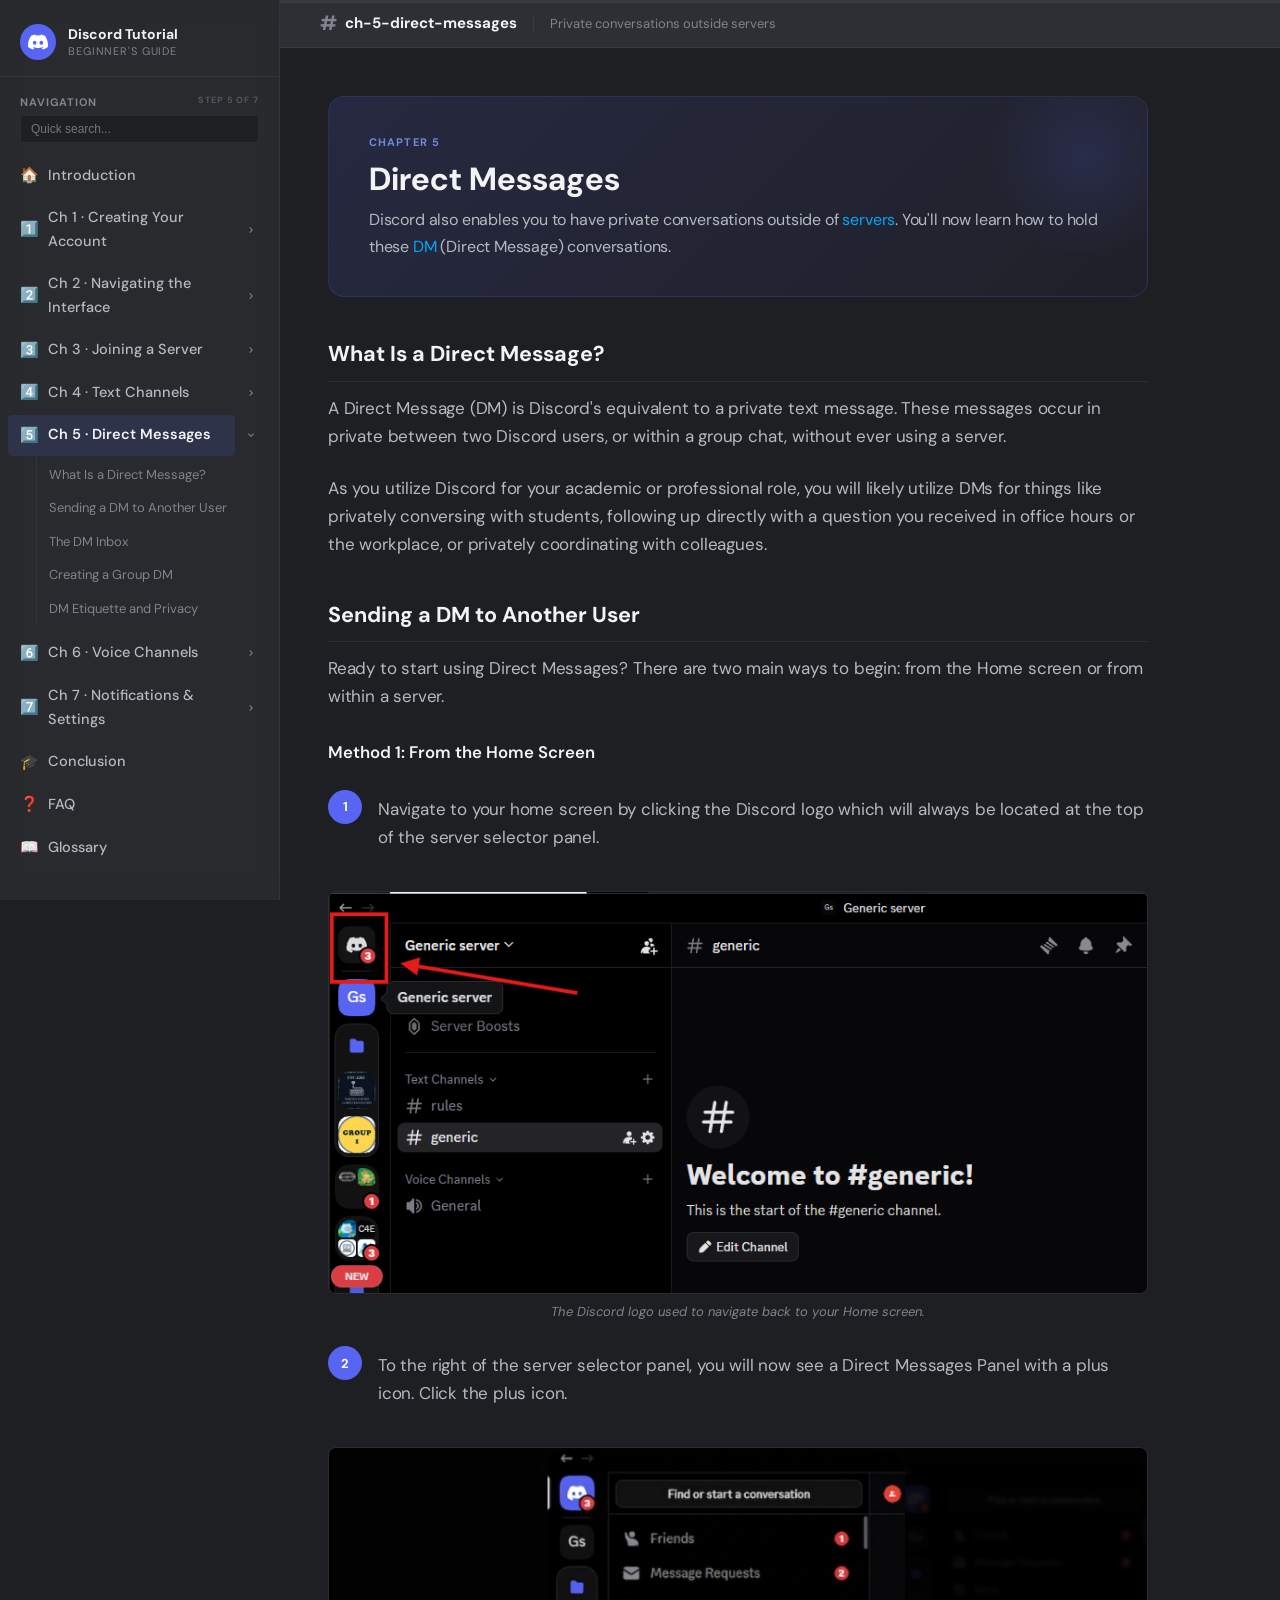
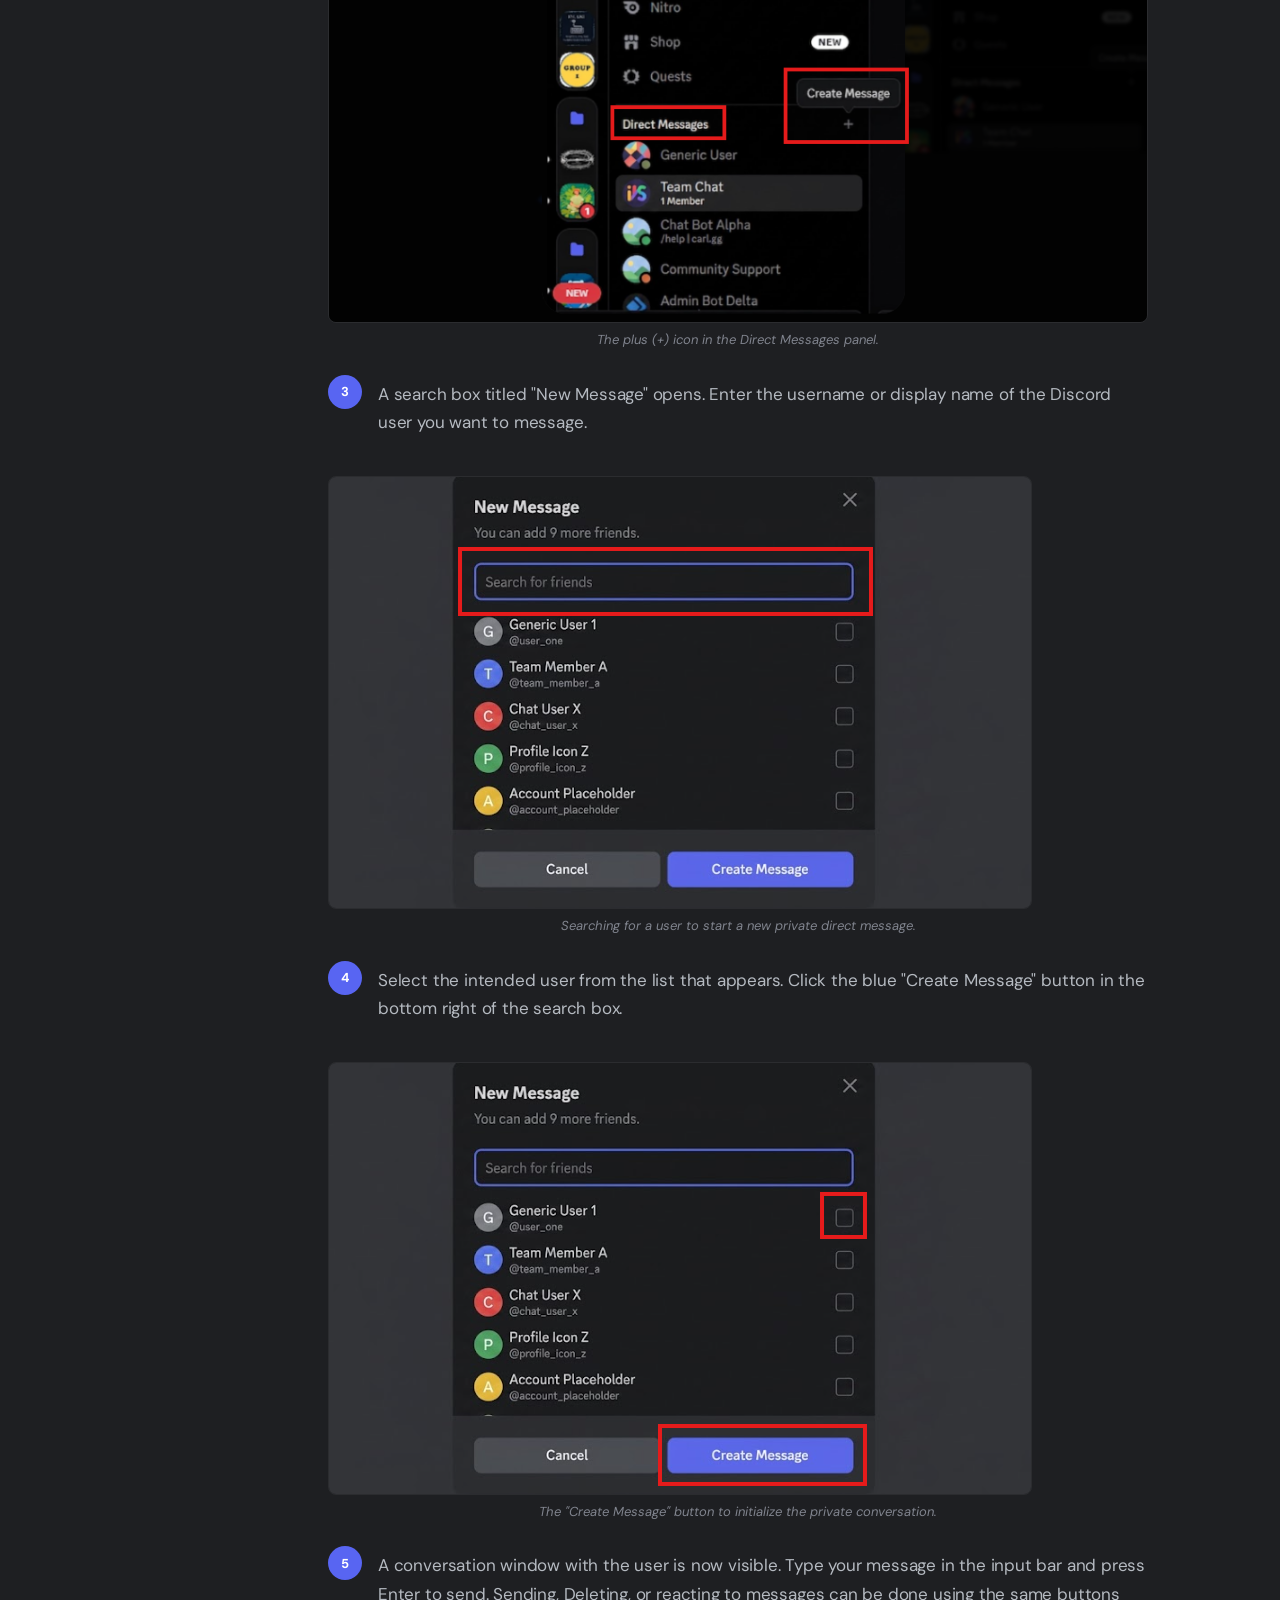
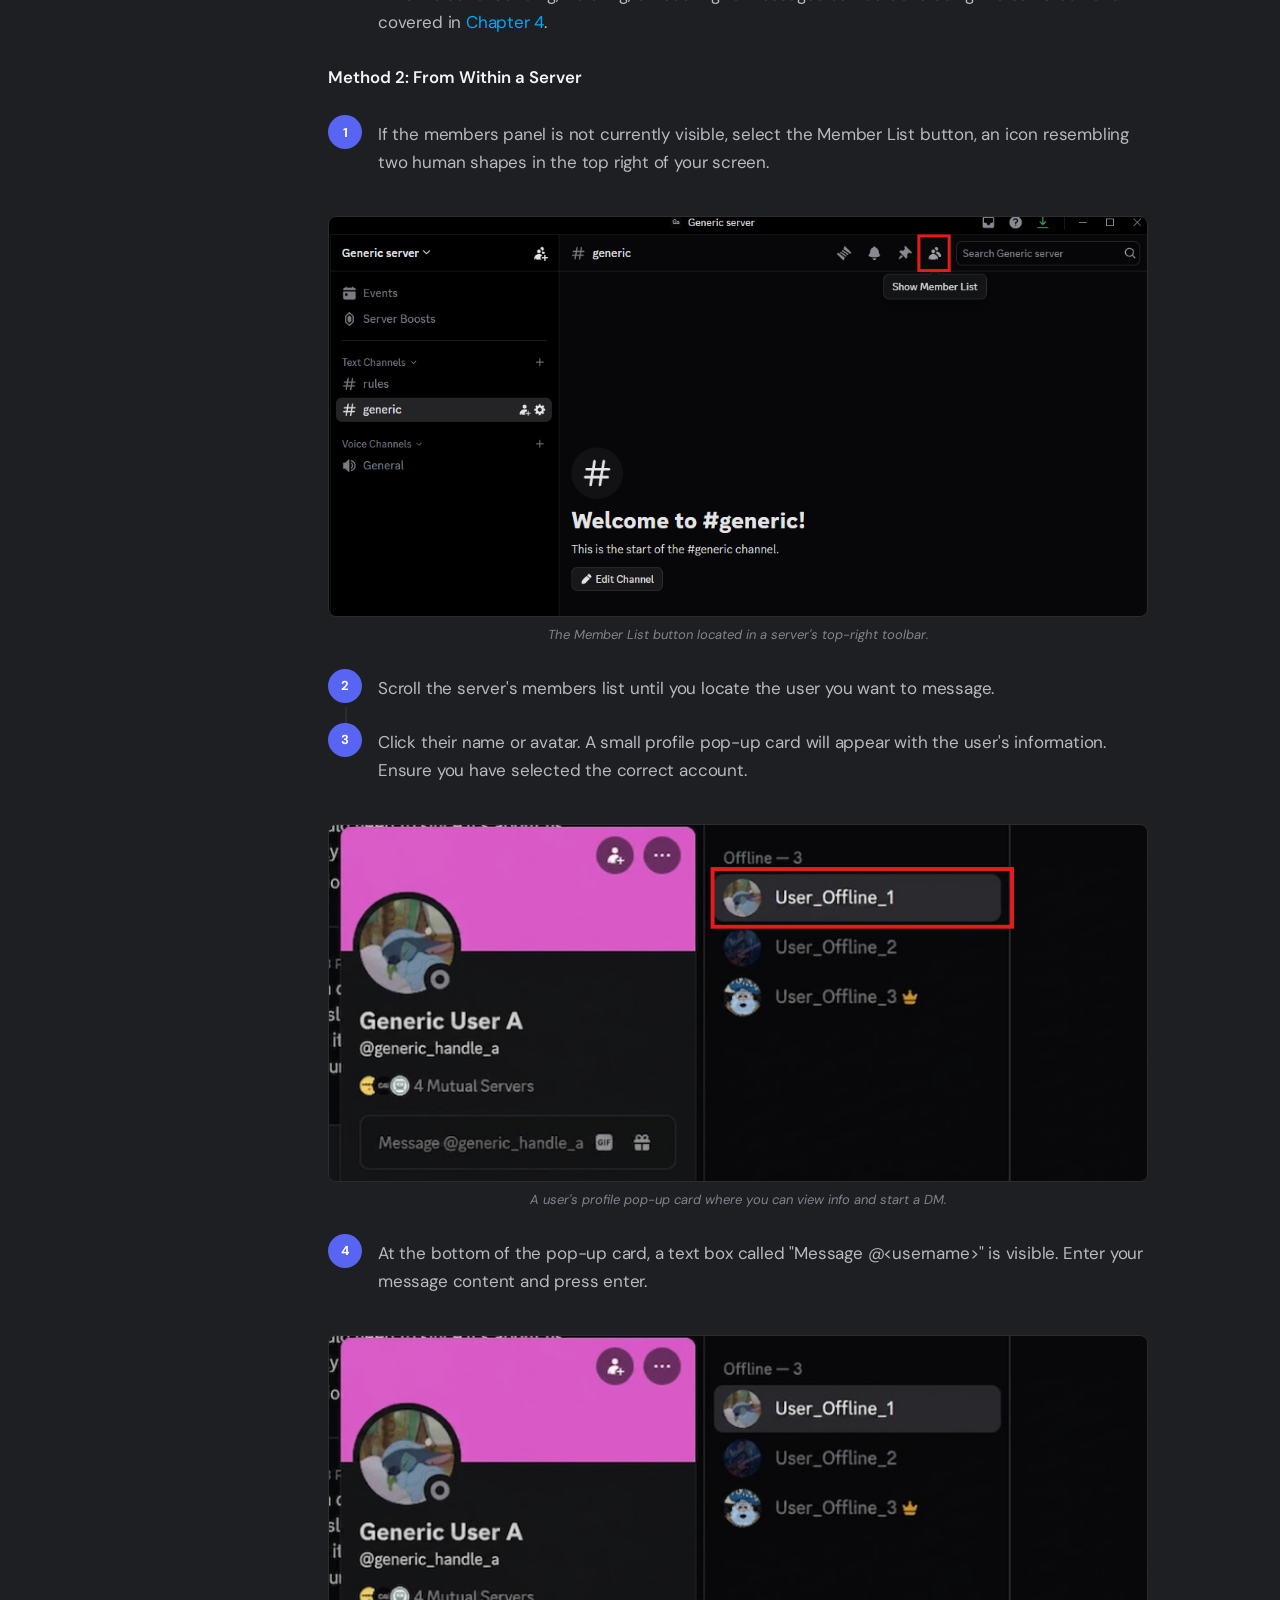
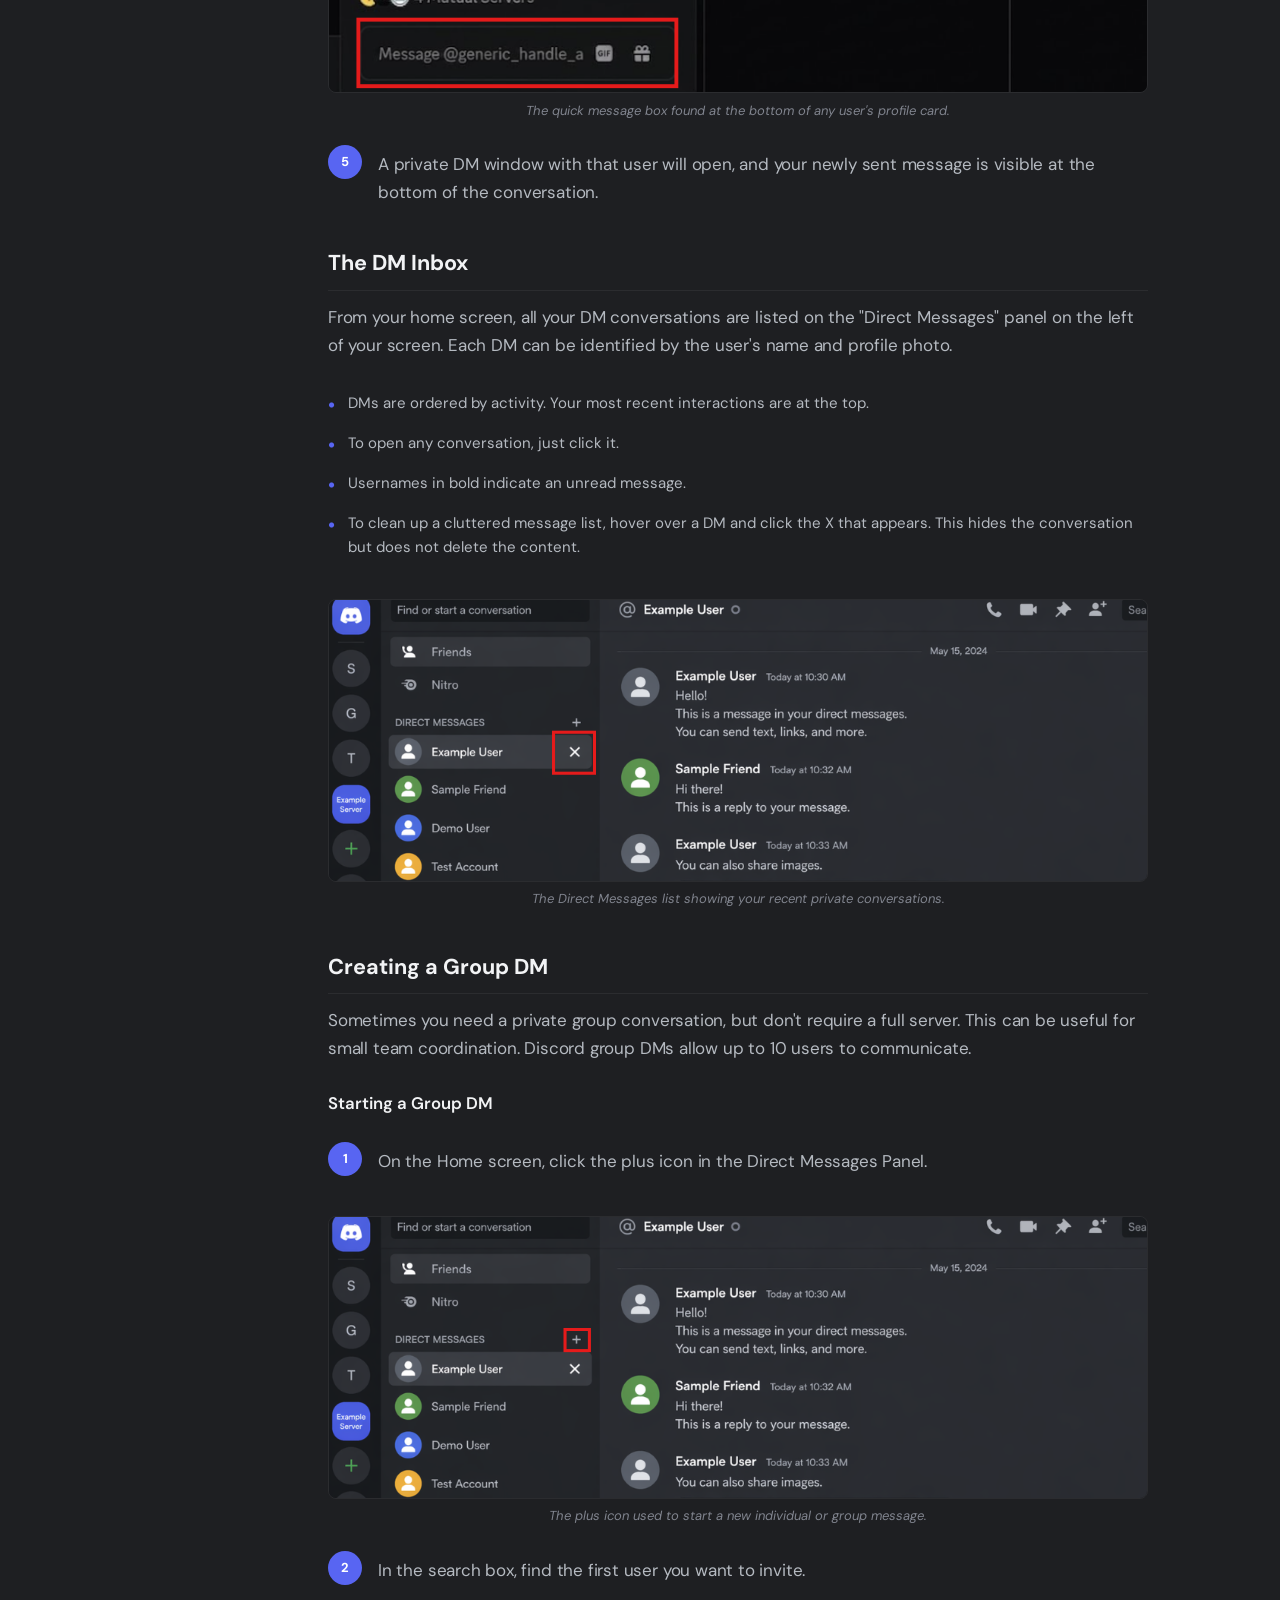
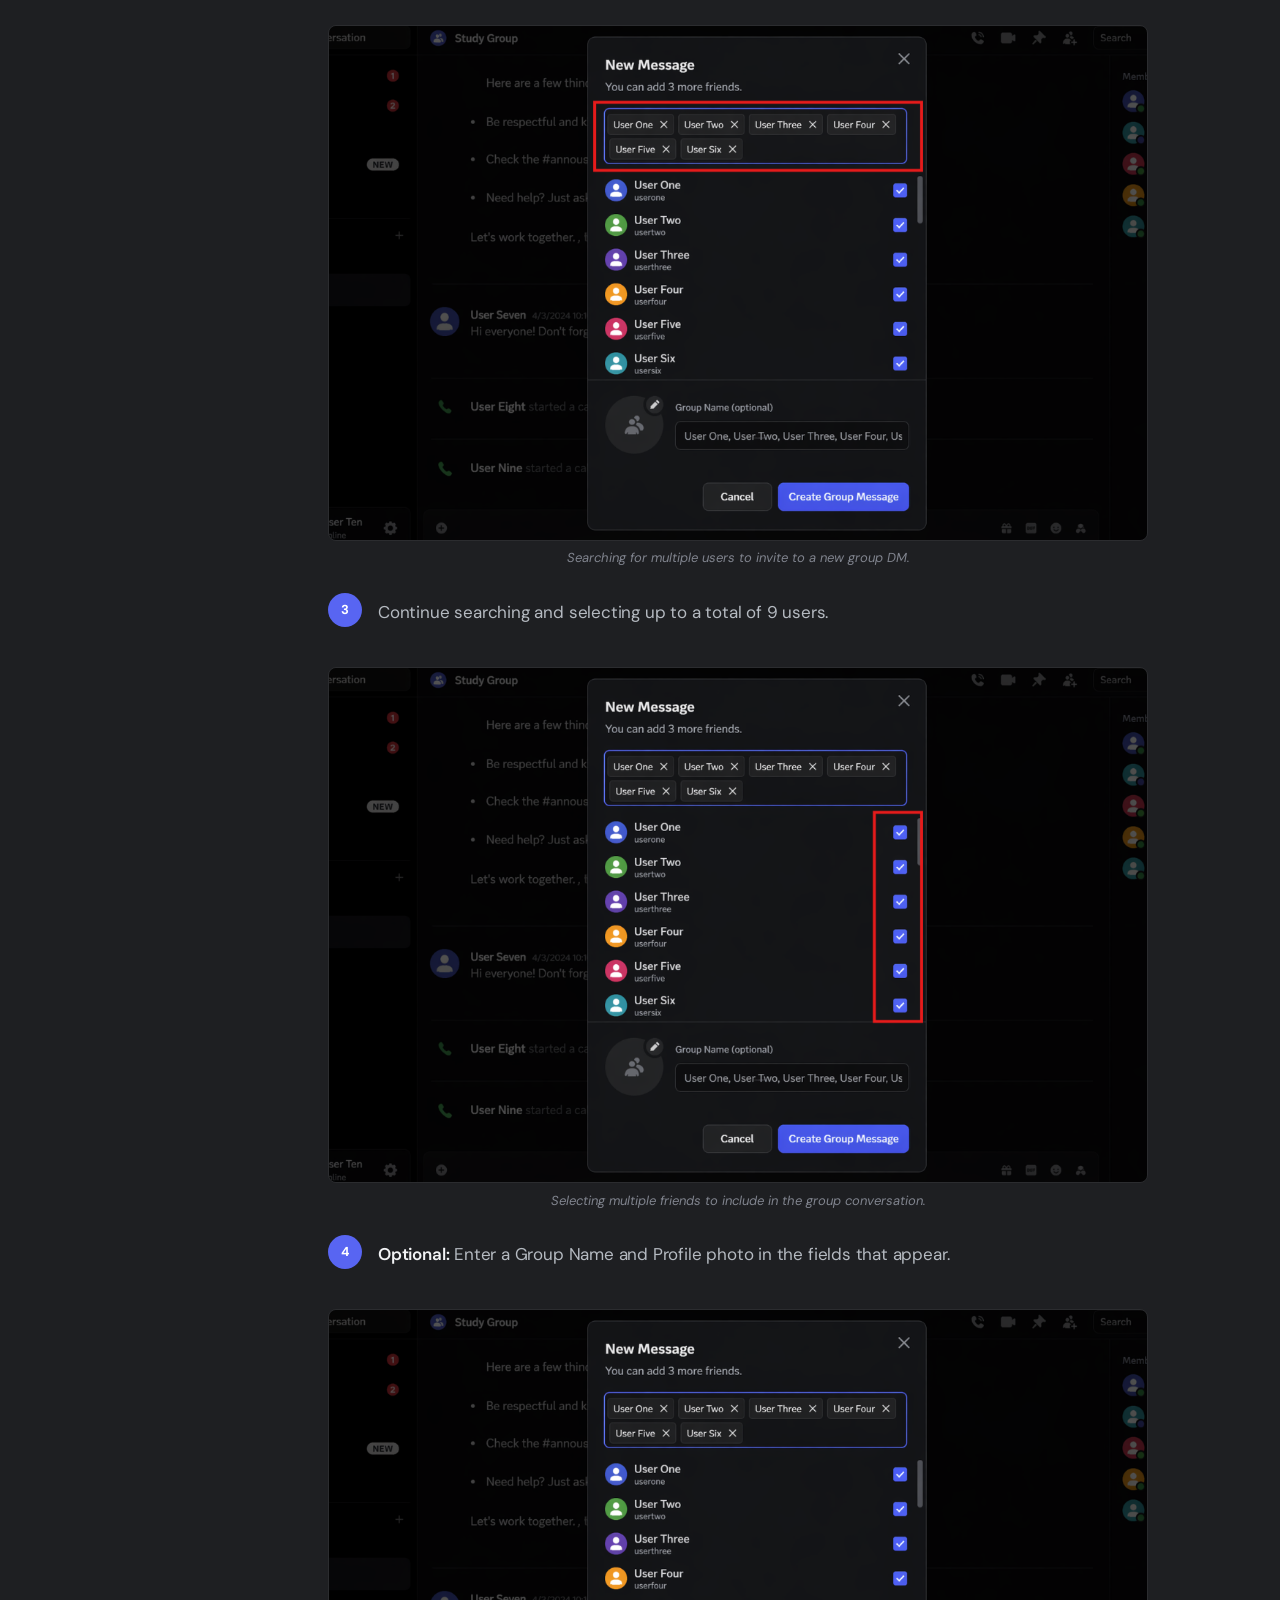
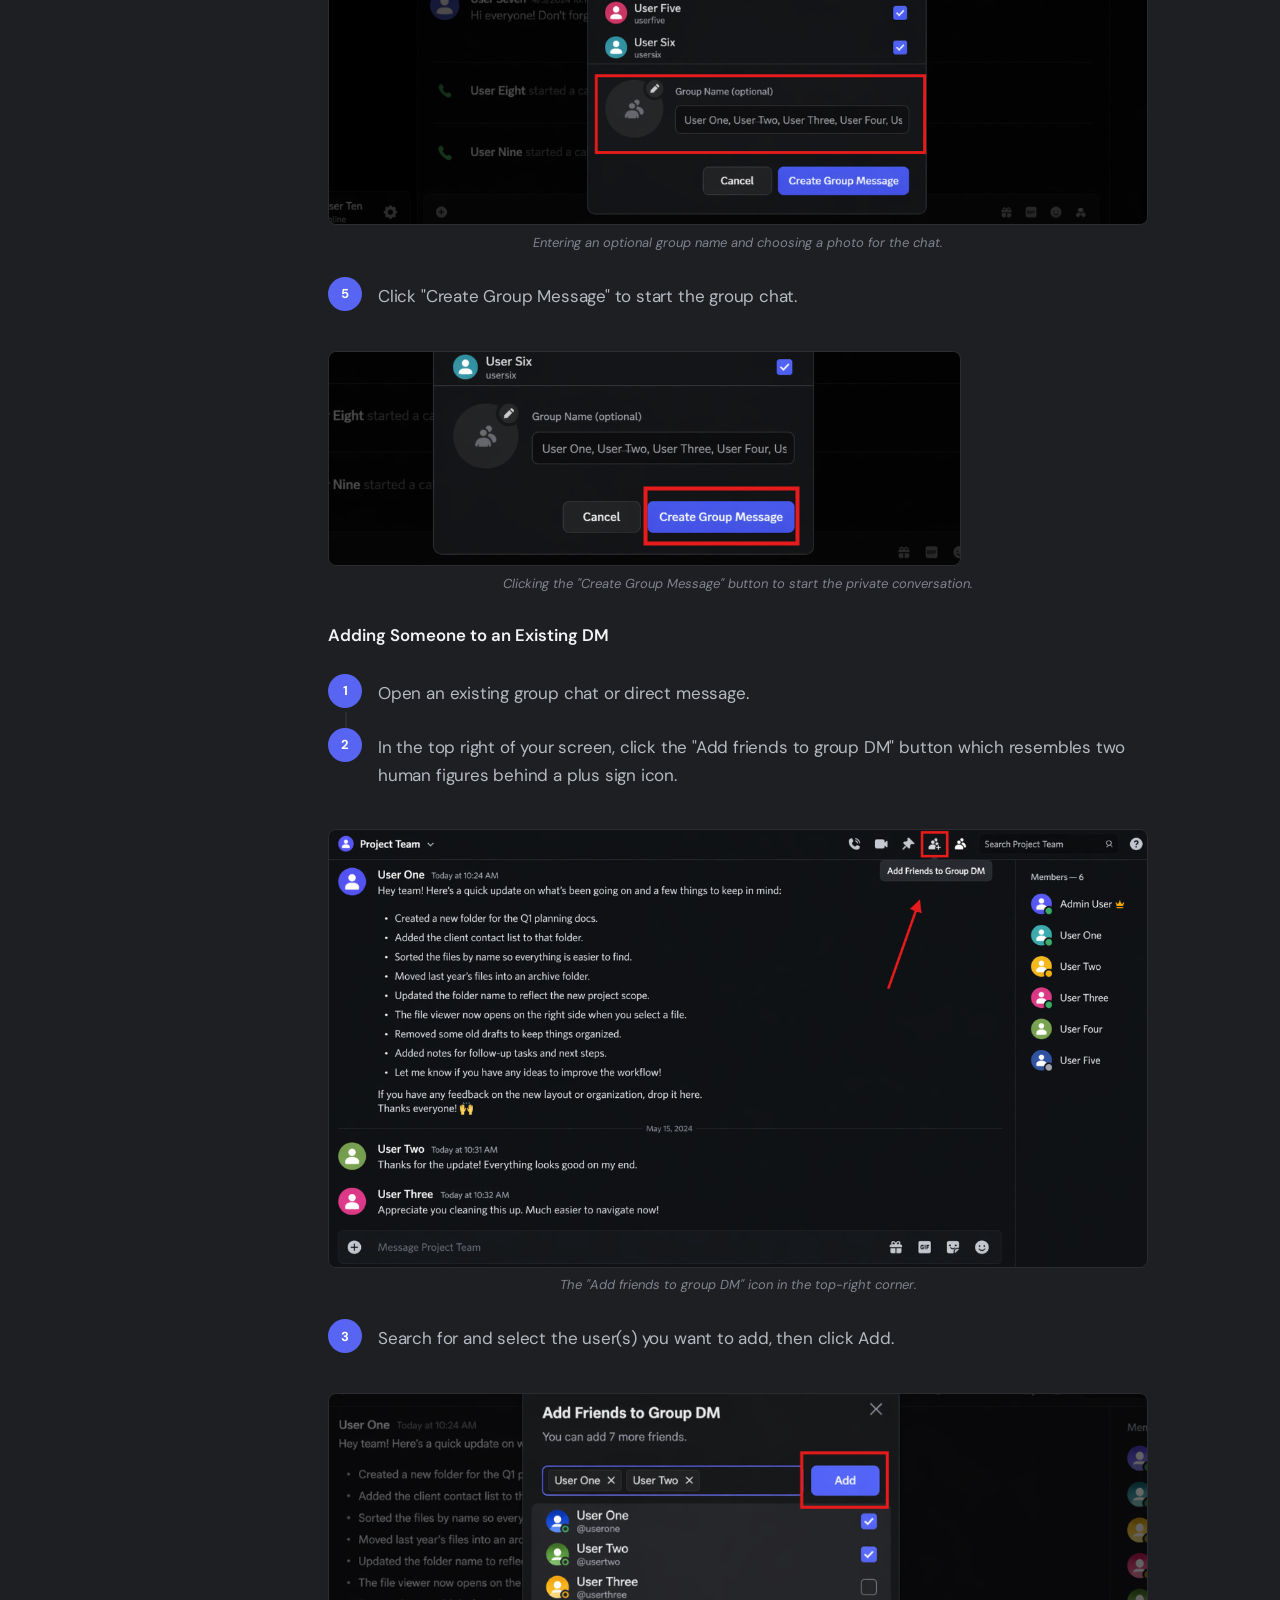
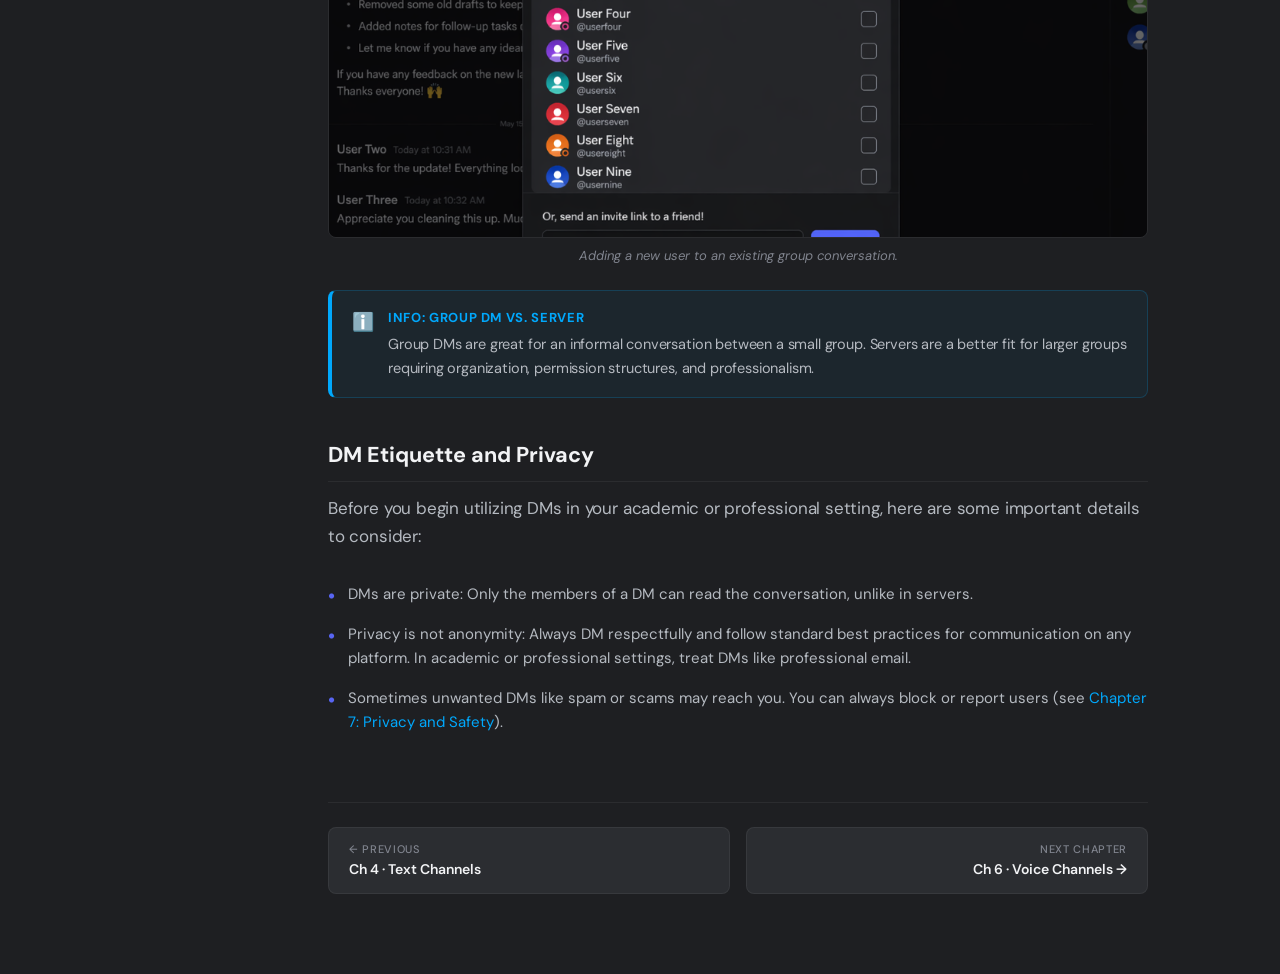
<file: ch5.html>
<!DOCTYPE html>
<html lang="en">
<head>
<meta charset="UTF-8">
<meta name="viewport" content="width=device-width, initial-scale=1.0">
<title>Ch 5 · Direct Messages — Discord for Beginners</title>
<link rel="stylesheet" href="style.css">
</head>
<body>
<script>window.CURRENT_PAGE='ch5';</script>
<script src="nav.js"></script>

<div class="main">
  <div class="topbar">
    <span class="topbar-hash">#</span>
    <span class="topbar-title">ch-5-direct-messages</span>
    <div class="topbar-divider"></div>
    <span class="topbar-desc">Private conversations outside servers</span>
  </div>
  <div class="content">

    <div class="page-hero">
      <div class="page-hero-eyebrow">Chapter 5</div>
      <h1>Direct Messages</h1>
      <p>Discord also enables you to have private conversations outside of <a href="glossary.html#server">servers</a>. You'll now learn how to hold these <a href="glossary.html#direct-message">DM</a> (Direct Message) conversations.</p>
    </div>

    <h2>What Is a Direct Message?</h2>
    <p>A Direct Message (DM) is Discord's equivalent to a private text message. These messages occur in private between two Discord users, or within a group chat, without ever using a server.</p>
    <p>As you utilize Discord for your academic or professional role, you will likely utilize DMs for things like privately conversing with students, following up directly with a question you received in office hours or the workplace, or privately coordinating with colleagues.</p>

    <h2>Sending a DM to Another User</h2>
    <p>Ready to start using Direct Messages? There are two main ways to begin: from the Home screen or from within a server.</p>

    <h3>Method 1: From the Home Screen</h3>
    <div class="steps">
      <div class="step">
        <div class="step-num">1</div>
        <div class="step-body"><p>Navigate to your home screen by clicking the Discord logo which will always be located at the top of the server selector panel.</p></div>
      </div>
    </div>
    <img src="assets/chapter 5 sending a dm to another user between steps 1 and 2.png" alt="Discord logo for Home screen" style="max-width: 100%; height: auto; border-radius: var(--radius-md); border: 1px solid var(--border); margin: 16px 0 8px 0;">
    <div class="img-caption">The Discord logo used to navigate back to your Home screen.</div>

    <div class="steps">
      <div class="step">
        <div class="step-num">2</div>
        <div class="step-body"><p>To the right of the server selector panel, you will now see a Direct Messages Panel with a plus icon. Click the plus icon.</p></div>
      </div>
    </div>
    <img src="assets/chapter 5 sending a Dm method 1 between steps 2 and 3.png" alt="DM plus icon" style="max-width: 100%; height: auto; border-radius: var(--radius-md); border: 1px solid var(--border); margin: 16px 0 8px 0;">
    <div class="img-caption">The plus (+) icon in the Direct Messages panel.</div>

    <div class="steps">
      <div class="step">
        <div class="step-num">3</div>
        <div class="step-body"><p>A search box titled "New Message" opens. Enter the username or display name of the Discord user you want to message.</p></div>
      </div>
    </div>
    <img src="assets/chapter 5 sending a dm to another user method 1 between steps 3 and 4.png" alt="New Message search box" style="max-width: 100%; height: auto; border-radius: var(--radius-md); border: 1px solid var(--border); margin: 16px 0 8px 0;">
    <div class="img-caption">Searching for a user to start a new private direct message.</div>

    <div class="steps">
      <div class="step">
        <div class="step-num">4</div>
        <div class="step-body"><p>Select the intended user from the list that appears. Click the blue "Create Message" button in the bottom right of the search box.</p></div>
      </div>
    </div>
    <img src="assets/chapter 5 sending a dm to another user method 1 between steps 4 and 5.png" alt="Create Message button" style="max-width: 100%; height: auto; border-radius: var(--radius-md); border: 1px solid var(--border); margin: 16px 0 8px 0;">
    <div class="img-caption">The "Create Message" button to initialize the private conversation.</div>

    <div class="steps">
      <div class="step">
        <div class="step-num">5</div>
        <div class="step-body"><p>A conversation window with the user is now visible. Type your message in the input bar and press Enter to send. Sending, Deleting, or reacting to messages can be done using the same buttons covered in <a href="ch4.html">Chapter 4</a>.</p></div>
      </div>
    </div>

    <h3>Method 2: From Within a Server</h3>
    <div class="steps">
      <div class="step">
        <div class="step-num">1</div>
        <div class="step-body"><p>If the members panel is not currently visible, select the Member List button, an icon resembling two human shapes in the top right of your screen.</p></div>
      </div>
    </div>
    <img src="assets/chapter 5 sending a dm method 2 between step 1 and 2.png" alt="Member List button" style="max-width: 100%; height: auto; border-radius: var(--radius-md); border: 1px solid var(--border); margin: 16px 0 8px 0;">
    <div class="img-caption">The Member List button located in a server's top-right toolbar.</div>

    <div class="steps">
      <div class="step">
        <div class="step-num">2</div>
        <div class="step-body"><p>Scroll the server's members list until you locate the user you want to message.</p></div>
      </div>
      <div class="step">
        <div class="step-num">3</div>
        <div class="step-body"><p>Click their name or avatar. A small profile pop-up card will appear with the user's information. Ensure you have selected the correct account.</p></div>
      </div>
    </div>
    <img src="assets/chapter 5 method 2 between steps 3 and 4.png" alt="User profile pop-up card" style="max-width: 100%; height: auto; border-radius: var(--radius-md); border: 1px solid var(--border); margin: 16px 0 8px 0;">
    <div class="img-caption">A user's profile pop-up card where you can view info and start a DM.</div>

    <div class="steps">
      <div class="step">
        <div class="step-num">4</div>
        <div class="step-body"><p>At the bottom of the pop-up card, a text box called "Message @&lt;username&gt;" is visible. Enter your message content and press enter.</p></div>
      </div>
    </div>
    <img src="assets/chapter 5 method 2 between steps 4 and 5.png" alt="Message box in pop-up card" style="max-width: 100%; height: auto; border-radius: var(--radius-md); border: 1px solid var(--border); margin: 16px 0 8px 0;">
    <div class="img-caption">The quick message box found at the bottom of any user's profile card.</div>

    <div class="steps">
      <div class="step">
        <div class="step-num">5</div>
        <div class="step-body"><p>A private DM window with that user will open, and your newly sent message is visible at the bottom of the conversation.</p></div>
      </div>
    </div>

    <h2>The DM Inbox</h2>
    <p>From your home screen, all your DM conversations are listed on the "Direct Messages" panel on the left of your screen. Each DM can be identified by the user's name and profile photo.</p>
    <ul class="checklist">
      <li>DMs are ordered by activity. Your most recent interactions are at the top.</li>
      <li>To open any conversation, just click it.</li>
      <li>Usernames in bold indicate an unread message.</li>
      <li>To clean up a cluttered message list, hover over a DM and click the X that appears. This hides the conversation but does not delete the content.</li>
    </ul>
    <img src="assets/chapter 5 the dm inbox, right after the words but does not delete the content.png" alt="DM inbox panel" style="max-width: 100%; height: auto; border-radius: var(--radius-md); border: 1px solid var(--border); margin: 16px 0 8px 0;">
    <div class="img-caption">The Direct Messages list showing your recent private conversations.</div>


    <h2>Creating a Group DM</h2>
    <p>Sometimes you need a private group conversation, but don't require a full server. This can be useful for small team coordination. Discord group DMs allow up to 10 users to communicate.</p>

    <h3>Starting a Group DM</h3>
    <div class="steps">
      <div class="step">
        <div class="step-num">1</div>
        <div class="step-body"><p>On the Home screen, click the plus icon in the Direct Messages Panel.</p></div>
      </div>
    </div>
    <img src="assets/chapter 5 starting a group dm between steps 1 and 2.png" alt="Plus icon for group DM" style="max-width: 100%; height: auto; border-radius: var(--radius-md); border: 1px solid var(--border); margin: 16px 0 8px 0;">
    <div class="img-caption">The plus icon used to start a new individual or group message.</div>

    <div class="steps">
      <div class="step">
        <div class="step-num">2</div>
        <div class="step-body"><p>In the search box, find the first user you want to invite.</p></div>
      </div>
    </div>
    <img src="assets/chapter 5 starting a group dm between steps 2 and 3.png" alt="Searching for users" style="max-width: 100%; height: auto; border-radius: var(--radius-md); border: 1px solid var(--border); margin: 16px 0 8px 0;">
    <div class="img-caption">Searching for multiple users to invite to a new group DM.</div>

    <div class="steps">
      <div class="step">
        <div class="step-num">3</div>
        <div class="step-body"><p>Continue searching and selecting up to a total of 9 users.</p></div>
      </div>
    </div>
    <img src="assets/chapter 5 starting a group dm between steps 3 and 4.png" alt="Selecting multiple users" style="max-width: 100%; height: auto; border-radius: var(--radius-md); border: 1px solid var(--border); margin: 16px 0 8px 0;">
    <div class="img-caption">Selecting multiple friends to include in the group conversation.</div>

    <div class="steps">
      <div class="step">
        <div class="step-num">4</div>
        <div class="step-body"><p><strong>Optional:</strong> Enter a Group Name and Profile photo in the fields that appear.</p></div>
      </div>
    </div>
    <img src="assets/chapter 5 starting a group dm after step 4.png" alt="Group DM name and photo" style="max-width: 100%; height: auto; border-radius: var(--radius-md); border: 1px solid var(--border); margin: 16px 0 8px 0;">
    <div class="img-caption">Entering an optional group name and choosing a photo for the chat.</div>

    <div class="steps">
      <div class="step">
        <div class="step-num">5</div>
        <div class="step-body"><p>Click "Create Group Message" to start the group chat.</p></div>
      </div>
    </div>
    <img src="assets/NEW ADDITION chapter 5 creating a group dm after step 5.png" alt="Group DM conversation window" style="max-width: 100%; height: auto; border-radius: var(--radius-md); border: 1px solid var(--border); margin: 16px 0 8px 0;">
    <div class="img-caption">Clicking the "Create Group Message" button to start the private conversation.</div>


    <h3>Adding Someone to an Existing DM</h3>
    <div class="steps">
      <div class="step">
        <div class="step-num">1</div>
        <div class="step-body"><p>Open an existing group chat or direct message.</p></div>
      </div>
      <div class="step">
        <div class="step-num">2</div>
        <div class="step-body"><p>In the top right of your screen, click the "Add friends to group DM" button which resembles two human figures behind a plus sign icon.</p></div>
      </div>
    </div>
    <img src="assets/chapter 5 adding someone to an existing DM, between step 2 and 3.png" alt="Add friends to group DM button" style="max-width: 100%; height: auto; border-radius: var(--radius-md); border: 1px solid var(--border); margin: 16px 0 8px 0;">
    <div class="img-caption">The "Add friends to group DM" icon in the top-right corner.</div>

    <div class="steps">
      <div class="step">
        <div class="step-num">3</div>
        <div class="step-body"><p>Search for and select the user(s) you want to add, then click Add.</p></div>
      </div>
    </div>
    <img src="assets/chapter 5 adding someone to an existing DM, after step 3.png" alt="Adding user to group DM" style="max-width: 100%; height: auto; border-radius: var(--radius-md); border: 1px solid var(--border); margin: 16px 0 8px 0;">
    <div class="img-caption">Adding a new user to an existing group conversation.</div>


    <div class="callout info">
      <div class="callout-icon">ℹ️</div>
      <div class="callout-body">
        <div class="callout-title">Info: Group DM vs. Server</div>
        <p>Group DMs are great for an informal conversation between a small group. Servers are a better fit for larger groups requiring organization, permission structures, and professionalism.</p>
      </div>
    </div>

    <h2>DM Etiquette and Privacy</h2>
    <p>Before you begin utilizing DMs in your academic or professional setting, here are some important details to consider:</p>
    <ul class="checklist">
      <li>DMs are private: Only the members of a DM can read the conversation, unlike in servers.</li>
      <li>Privacy is not anonymity: Always DM respectfully and follow standard best practices for communication on any platform. In academic or professional settings, treat DMs like professional email.</li>
      <li>Sometimes unwanted DMs like spam or scams may reach you. You can always block or report users (see <a href="ch7.html">Chapter 7: Privacy and Safety</a>).</li>
    </ul>

    <div class="chapter-nav">
      <a href="ch4.html" class="chapter-nav-btn">
        <div>
          <span class="label">← Previous</span>
          <span class="title">Ch 4 · Text Channels</span>
        </div>
      </a>
      <a href="ch6.html" class="chapter-nav-btn next">
        <div>
          <span class="label">Next Chapter</span>
          <span class="title">Ch 6 · Voice Channels →</span>
        </div>
      </a>
    </div>

  </div>
</div>
</body>
</html>
</file>
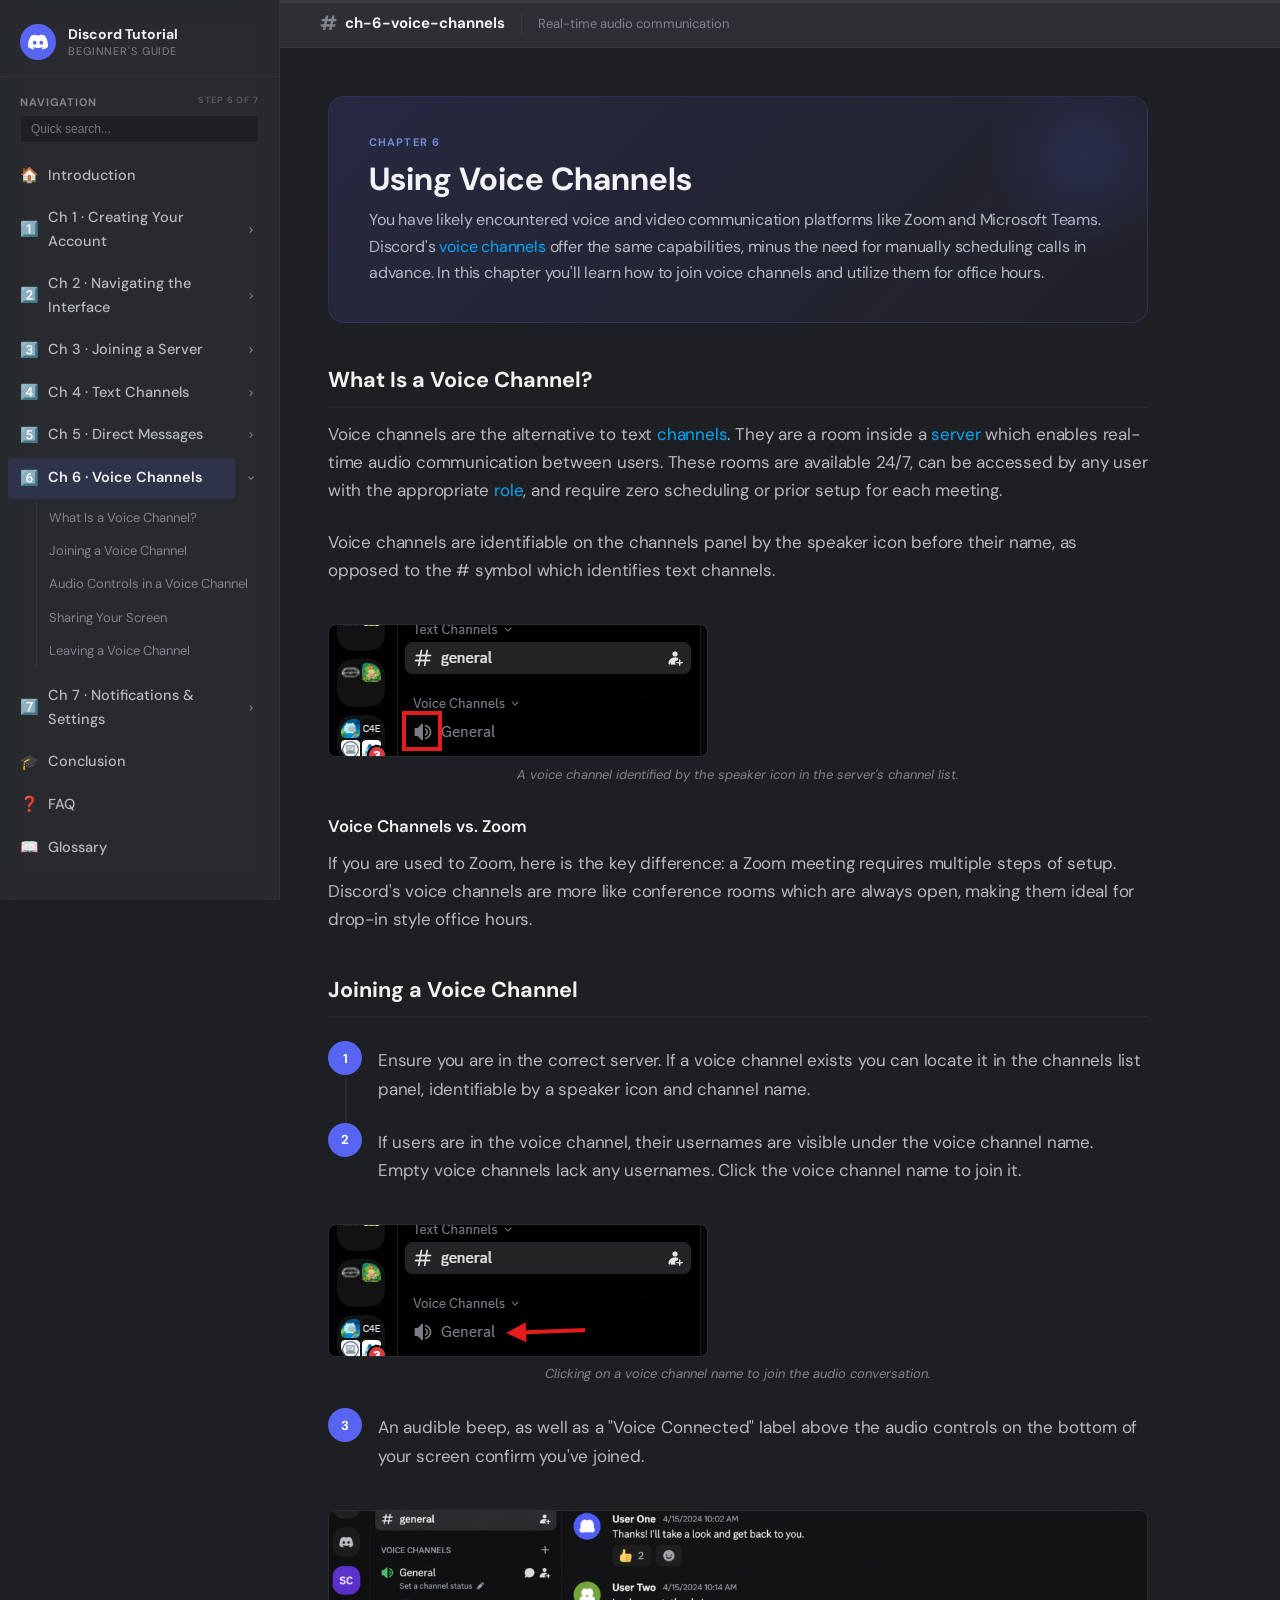
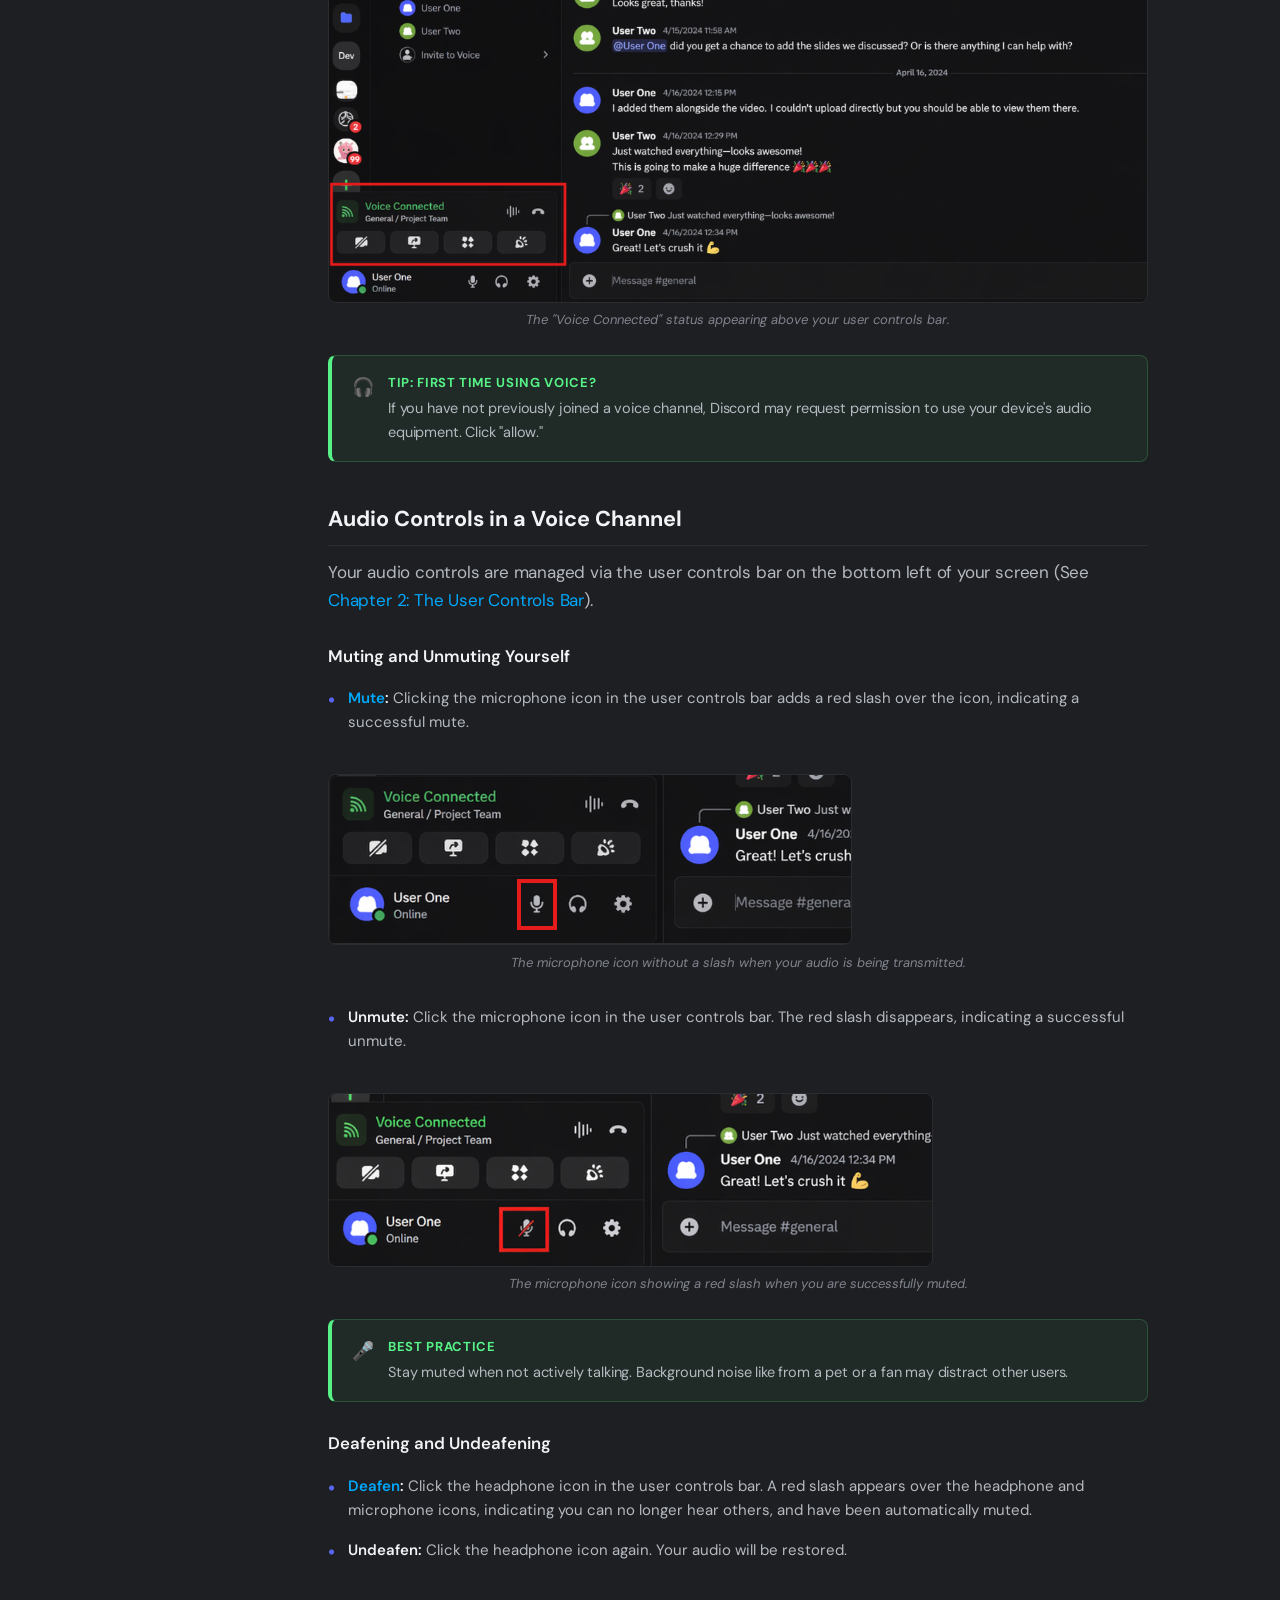
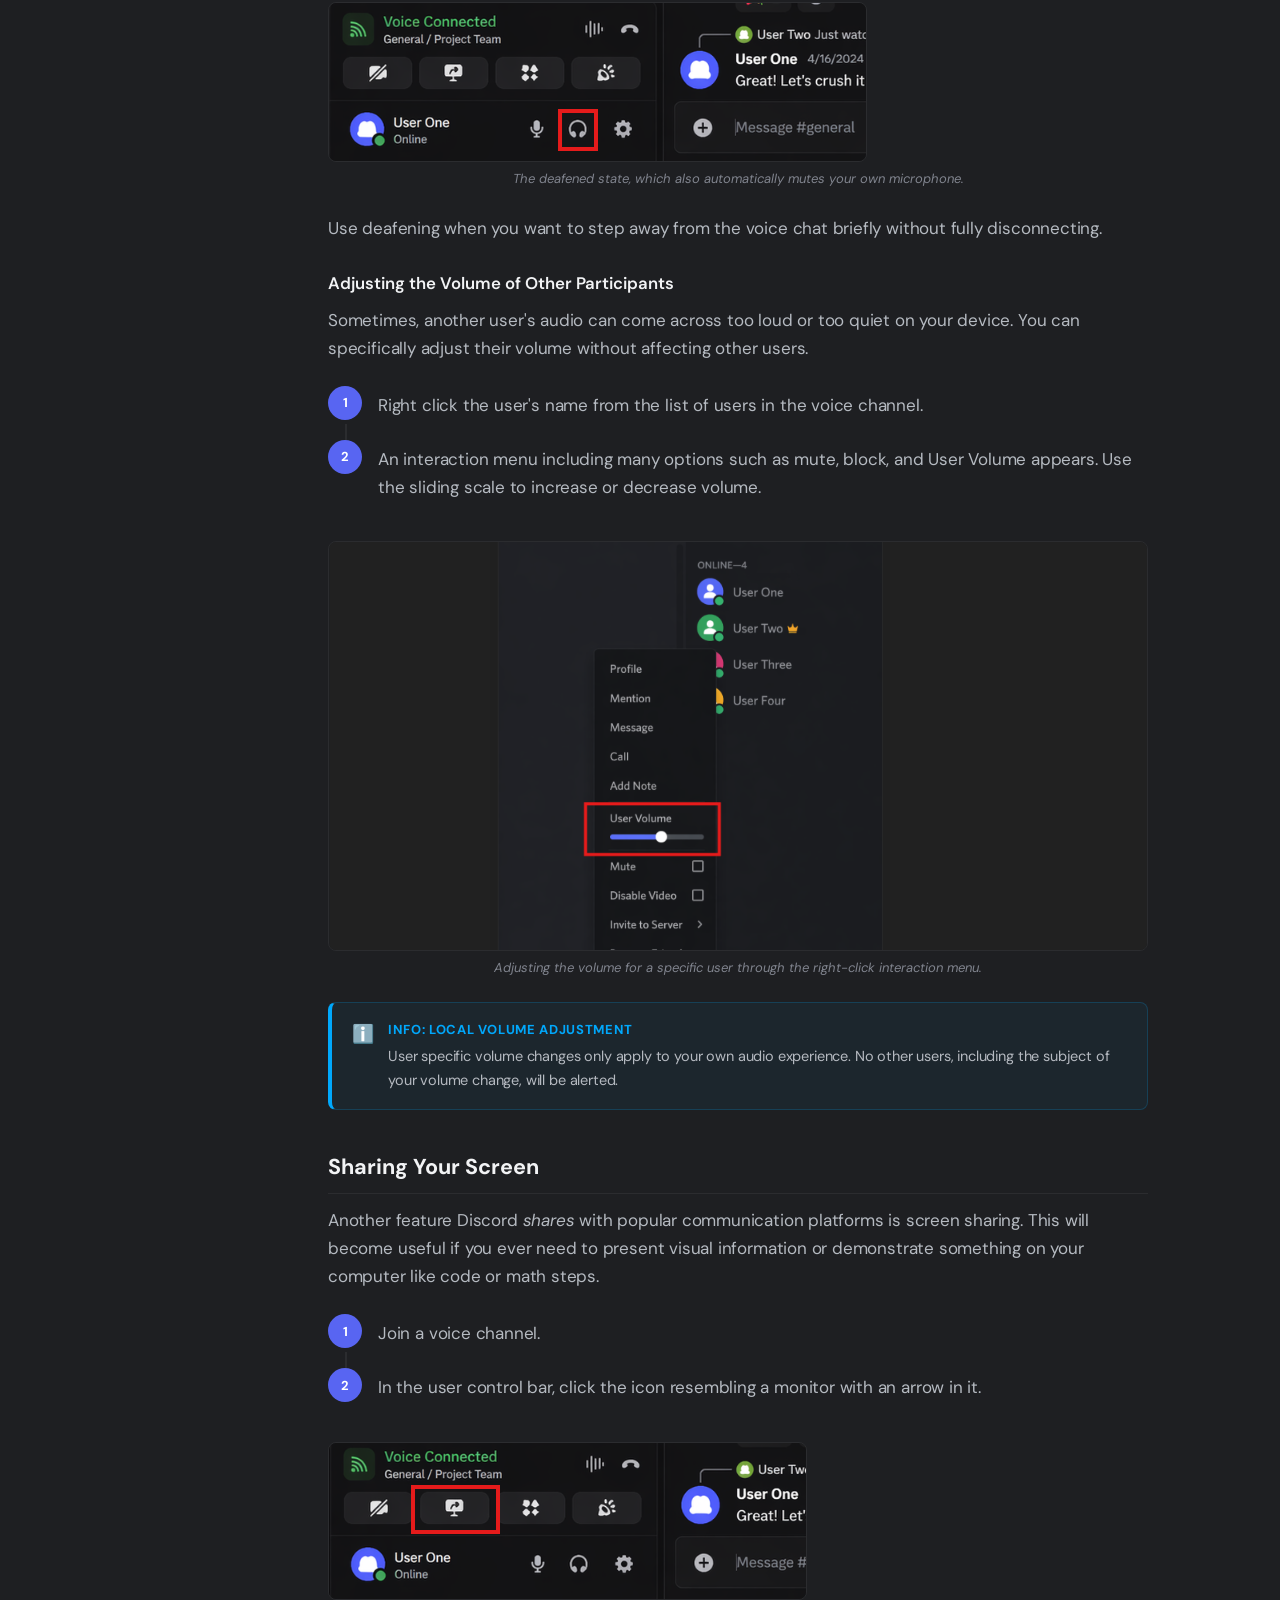
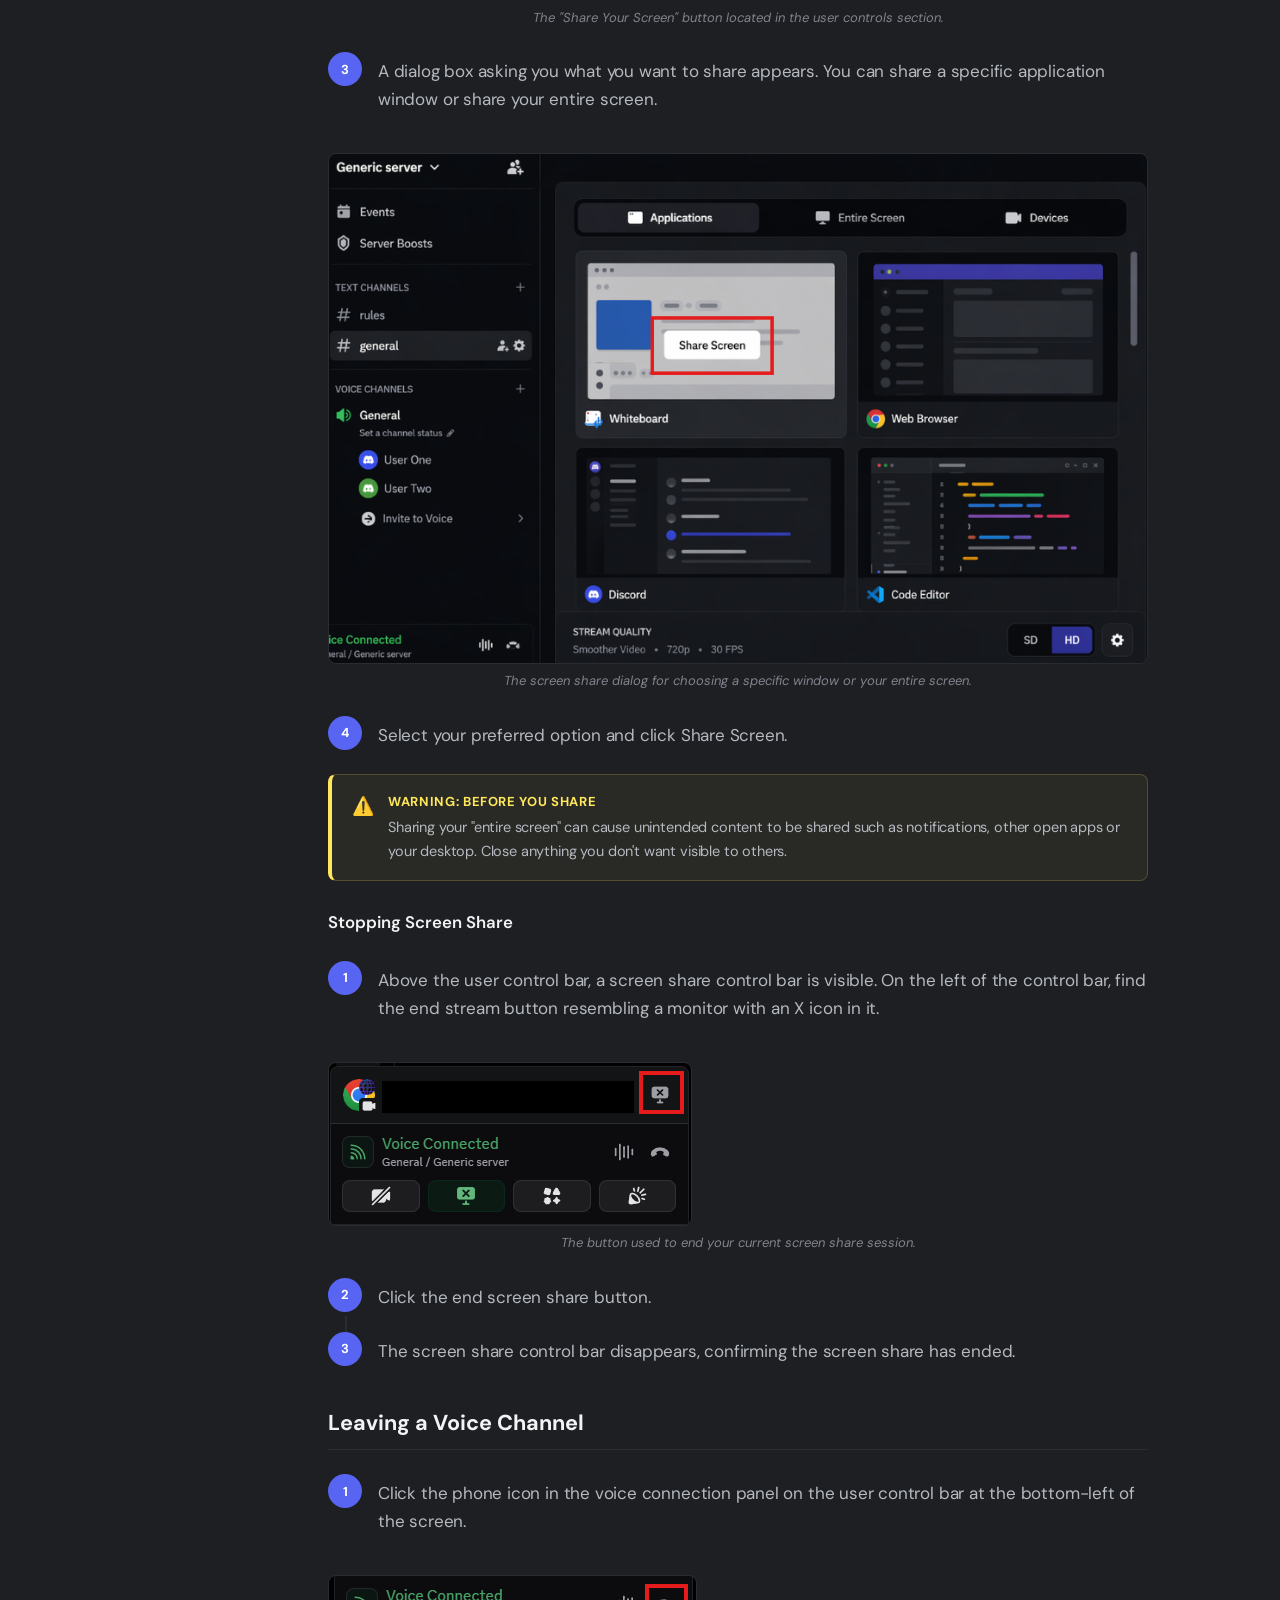
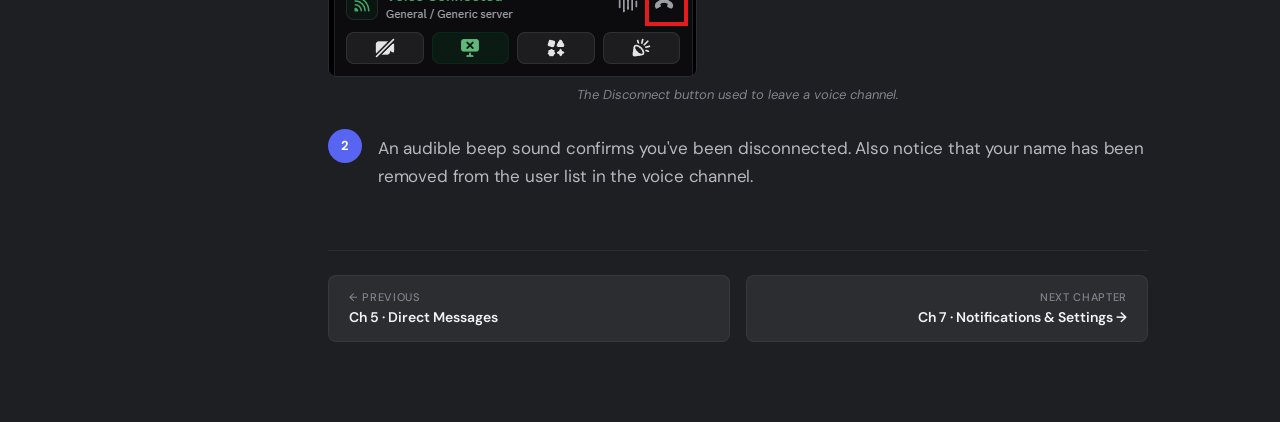
<file: ch6.html>
<!DOCTYPE html>
<html lang="en">
<head>
<meta charset="UTF-8">
<meta name="viewport" content="width=device-width, initial-scale=1.0">
<title>Ch 6 · Voice Channels — Discord for Beginners</title>
<link rel="stylesheet" href="style.css">
</head>
<body>
<script>window.CURRENT_PAGE='ch6';</script>
<script src="nav.js"></script>

<div class="main">
  <div class="topbar">
    <span class="topbar-hash">#</span>
    <span class="topbar-title">ch-6-voice-channels</span>
    <div class="topbar-divider"></div>
    <span class="topbar-desc">Real-time audio communication</span>
  </div>
  <div class="content">

    <div class="page-hero">
      <div class="page-hero-eyebrow">Chapter 6</div>
      <h1>Using Voice Channels</h1>
      <p>You have likely encountered voice and video communication platforms like Zoom and Microsoft Teams. Discord's <a href="glossary.html#voice-channel">voice channels</a> offer the same capabilities, minus the need for manually scheduling calls in advance. In this chapter you'll learn how to join voice channels and utilize them for office hours.</p>
    </div>

    <h2>What Is a Voice Channel?</h2>
    <p>Voice channels are the alternative to text <a href="glossary.html#channel">channels</a>. They are a room inside a <a href="glossary.html#server">server</a> which enables real-time audio communication between users. These rooms are available 24/7, can be accessed by any user with the appropriate <a href="glossary.html#role">role</a>, and require zero scheduling or prior setup for each meeting.</p>
    <p>Voice channels are identifiable on the channels panel by the speaker icon before their name, as opposed to the # symbol which identifies text channels.</p>
    <img src="assets/chapter 6 what is a voice channel right after the words by the speaker icon before their name.png" alt="Voice channel with speaker icon" style="max-width: 100%; height: auto; border-radius: var(--radius-md); border: 1px solid var(--border); margin: 16px 0 8px 0;">
    <div class="img-caption">A voice channel identified by the speaker icon in the server's channel list.</div>


    <h3>Voice Channels vs. Zoom</h3>
    <p>If you are used to Zoom, here is the key difference: a Zoom meeting requires multiple steps of setup. Discord's voice channels are more like conference rooms which are always open, making them ideal for drop-in style office hours.</p>

    <h2>Joining a Voice Channel</h2>
    <div class="steps">
      <div class="step">
        <div class="step-num">1</div>
        <div class="step-body"><p>Ensure you are in the correct server. If a voice channel exists you can locate it in the channels list panel, identifiable by a speaker icon and channel name.</p></div>
      </div>
      <div class="step">
        <div class="step-num">2</div>
        <div class="step-body"><p>If users are in the voice channel, their usernames are visible under the voice channel name. Empty voice channels lack any usernames. Click the voice channel name to join it.</p></div>
      </div>
    </div>
    <img src="assets/chapter 6 joining a voice channel between steps 2 and 3.png" alt="Clicking voice channel to join" style="max-width: 100%; height: auto; border-radius: var(--radius-md); border: 1px solid var(--border); margin: 16px 0 8px 0;">
    <div class="img-caption">Clicking on a voice channel name to join the audio conversation.</div>

    <div class="steps">
      <div class="step">
        <div class="step-num">3</div>
        <div class="step-body"><p>An audible beep, as well as a "Voice Connected" label above the audio controls on the bottom of your screen confirm you've joined.</p></div>
      </div>
    </div>
    <img src="assets/chapter 6 joining a voice channel after step 3.png" alt="Voice Connected confirmation" style="max-width: 100%; height: auto; border-radius: var(--radius-md); border: 1px solid var(--border); margin: 16px 0 8px 0;">
    <div class="img-caption">The "Voice Connected" status appearing above your user controls bar.</div>


    <div class="callout tip">
      <div class="callout-icon">🎧</div>
      <div class="callout-body">
        <div class="callout-title">Tip: First Time Using Voice?</div>
        <p>If you have not previously joined a voice channel, Discord may request permission to use your device's audio equipment. Click "allow."</p>
      </div>
    </div>

    <h2>Audio Controls in a Voice Channel</h2>
    <p>Your audio controls are managed via the user controls bar on the bottom left of your screen (See <a href="ch2.html">Chapter 2: The User Controls Bar</a>).</p>

    <h3>Muting and Unmuting Yourself</h3>
    <ul class="checklist">
      <li><strong><a href="glossary.html#mute">Mute</a>:</strong> Clicking the microphone icon in the user controls bar adds a red slash over the icon, indicating a successful mute.</li>
    </ul>
    <img src="assets/chapter 6 muting and unmuting yourself right under the mute instructions.png" alt="Unmuted microphone icon" style="max-width: 100%; height: auto; border-radius: var(--radius-md); border: 1px solid var(--border); margin: 16px 0 8px 0;">
    <div class="img-caption">The microphone icon without a slash when your audio is being transmitted.</div>

    <ul class="checklist">
      <li><strong>Unmute:</strong> Click the microphone icon in the user controls bar. The red slash disappears, indicating a successful unmute.</li>
    </ul>
    <img src="assets/chapter 6 muting and unmuting yourself right under the unmute instructions.png" alt="Muted microphone icon" style="max-width: 100%; height: auto; border-radius: var(--radius-md); border: 1px solid var(--border); margin: 16px 0 8px 0;">
    <div class="img-caption">The microphone icon showing a red slash when you are successfully muted.</div>


    <div class="callout tip">
      <div class="callout-icon">🎤</div>
      <div class="callout-body">
        <div class="callout-title">Best Practice</div>
        <p>Stay muted when not actively talking. Background noise like from a pet or a fan may distract other users.</p>
      </div>
    </div>

    <h3>Deafening and Undeafening</h3>
    <ul class="checklist">
      <li><strong><a href="glossary.html#deafen">Deafen</a>:</strong> Click the headphone icon in the user controls bar. A red slash appears over the headphone and microphone icons, indicating you can no longer hear others, and have been automatically muted.</li>
      <li><strong>Undeafen:</strong> Click the headphone icon again. Your audio will be restored.</li>
    </ul>
    <img src="assets/chapter 6 muting and unmuting yourself right under the deafen instructions.png" alt="Deafened state" style="max-width: 100%; height: auto; border-radius: var(--radius-md); border: 1px solid var(--border); margin: 16px 0 8px 0;">
    <div class="img-caption">The deafened state, which also automatically mutes your own microphone.</div>

    <p>Use deafening when you want to step away from the voice chat briefly without fully disconnecting.</p>

    <h3>Adjusting the Volume of Other Participants</h3>
    <p>Sometimes, another user's audio can come across too loud or too quiet on your device. You can specifically adjust their volume without affecting other users.</p>
    <div class="steps">
      <div class="step">
        <div class="step-num">1</div>
        <div class="step-body"><p>Right click the user's name from the list of users in the voice channel.</p></div>
      </div>
      <div class="step">
        <div class="step-num">2</div>
        <div class="step-body"><p>An interaction menu including many options such as mute, block, and User Volume appears. Use the sliding scale to increase or decrease volume.</p></div>
      </div>
    </div>
    <img src="assets/chapter 6 adjusting the volume of others after step 2.png" alt="User volume slider" style="max-width: 100%; height: auto; border-radius: var(--radius-md); border: 1px solid var(--border); margin: 16px 0 8px 0;">
    <div class="img-caption">Adjusting the volume for a specific user through the right-click interaction menu.</div>


    <div class="callout info">
      <div class="callout-icon">ℹ️</div>
      <div class="callout-body">
        <div class="callout-title">Info: Local Volume Adjustment</div>
        <p>User specific volume changes only apply to your own audio experience. No other users, including the subject of your volume change, will be alerted.</p>
      </div>
    </div>

    <h2>Sharing Your Screen</h2>
    <p>Another feature Discord <em>shares</em> with popular communication platforms is screen sharing. This will become useful if you ever need to present visual information or demonstrate something on your computer like code or math steps.</p>
    <div class="steps">
      <div class="step">
        <div class="step-num">1</div>
        <div class="step-body"><p>Join a voice channel.</p></div>
      </div>
      <div class="step">
        <div class="step-num">2</div>
        <div class="step-body"><p>In the user control bar, click the icon resembling a monitor with an arrow in it.</p></div>
      </div>
    </div>
    <img src="assets/chapter 6 sharing your screen between steps 2 and 3.png" alt="Screen share button" style="max-width: 100%; height: auto; border-radius: var(--radius-md); border: 1px solid var(--border); margin: 16px 0 8px 0;">
    <div class="img-caption">The "Share Your Screen" button located in the user controls section.</div>

    <div class="steps">
      <div class="step">
        <div class="step-num">3</div>
        <div class="step-body"><p>A dialog box asking you what you want to share appears. You can share a specific application window or share your entire screen.</p></div>
      </div>
    </div>
    <img src="assets/chapter 6 sharing your screeen after step 3.png" alt="Screen share dialog" style="max-width: 100%; height: auto; border-radius: var(--radius-md); border: 1px solid var(--border); margin: 16px 0 8px 0;">
    <div class="img-caption">The screen share dialog for choosing a specific window or your entire screen.</div>

    <div class="steps">
      <div class="step">
        <div class="step-num">4</div>
        <div class="step-body"><p>Select your preferred option and click Share Screen.</p></div>
      </div>
    </div>

    <div class="callout warning">
      <div class="callout-icon">⚠️</div>
      <div class="callout-body">
        <div class="callout-title">Warning: Before You Share</div>
        <p>Sharing your "entire screen" can cause unintended content to be shared such as notifications, other open apps or your desktop. Close anything you don't want visible to others.</p>
      </div>
    </div>

    <h3>Stopping Screen Share</h3>
    <div class="steps">
      <div class="step">
        <div class="step-num">1</div>
        <div class="step-body"><p>Above the user control bar, a screen share control bar is visible. On the left of the control bar, find the end stream button resembling a monitor with an X icon in it.</p></div>
      </div>
    </div>
    <img src="assets/chapter 6 stopping a screenshare between step 1 and 2.png" alt="End screen share button" style="max-width: 100%; height: auto; border-radius: var(--radius-md); border: 1px solid var(--border); margin: 16px 0 8px 0;">
    <div class="img-caption">The button used to end your current screen share session.</div>

    <div class="steps">
      <div class="step">
        <div class="step-num">2</div>
        <div class="step-body"><p>Click the end screen share button.</p></div>
      </div>
      <div class="step">
        <div class="step-num">3</div>
        <div class="step-body"><p>The screen share control bar disappears, confirming the screen share has ended.</p></div>
      </div>
    </div>

    <h2>Leaving a Voice Channel</h2>
    <div class="steps">
      <div class="step">
        <div class="step-num">1</div>
        <div class="step-body"><p>Click the phone icon in the voice connection panel on the user control bar at the bottom-left of the screen.</p></div>
      </div>
    </div>
    <img src="assets/chapter 6 leaving a voice channel after step 1.png" alt="Disconnect button" style="max-width: 100%; height: auto; border-radius: var(--radius-md); border: 1px solid var(--border); margin: 16px 0 8px 0;">
    <div class="img-caption">The Disconnect button used to leave a voice channel.</div>

    <div class="steps">
      <div class="step">
        <div class="step-num">2</div>
        <div class="step-body"><p>An audible beep sound confirms you've been disconnected. Also notice that your name has been removed from the user list in the voice channel.</p></div>
      </div>
    </div>

    <div class="chapter-nav">
      <a href="ch5.html" class="chapter-nav-btn">
        <div>
          <span class="label">← Previous</span>
          <span class="title">Ch 5 · Direct Messages</span>
        </div>
      </a>
      <a href="ch7.html" class="chapter-nav-btn next">
        <div>
          <span class="label">Next Chapter</span>
          <span class="title">Ch 7 · Notifications & Settings →</span>
        </div>
      </a>
    </div>

  </div>
</div>
</body>
</html>
</file>
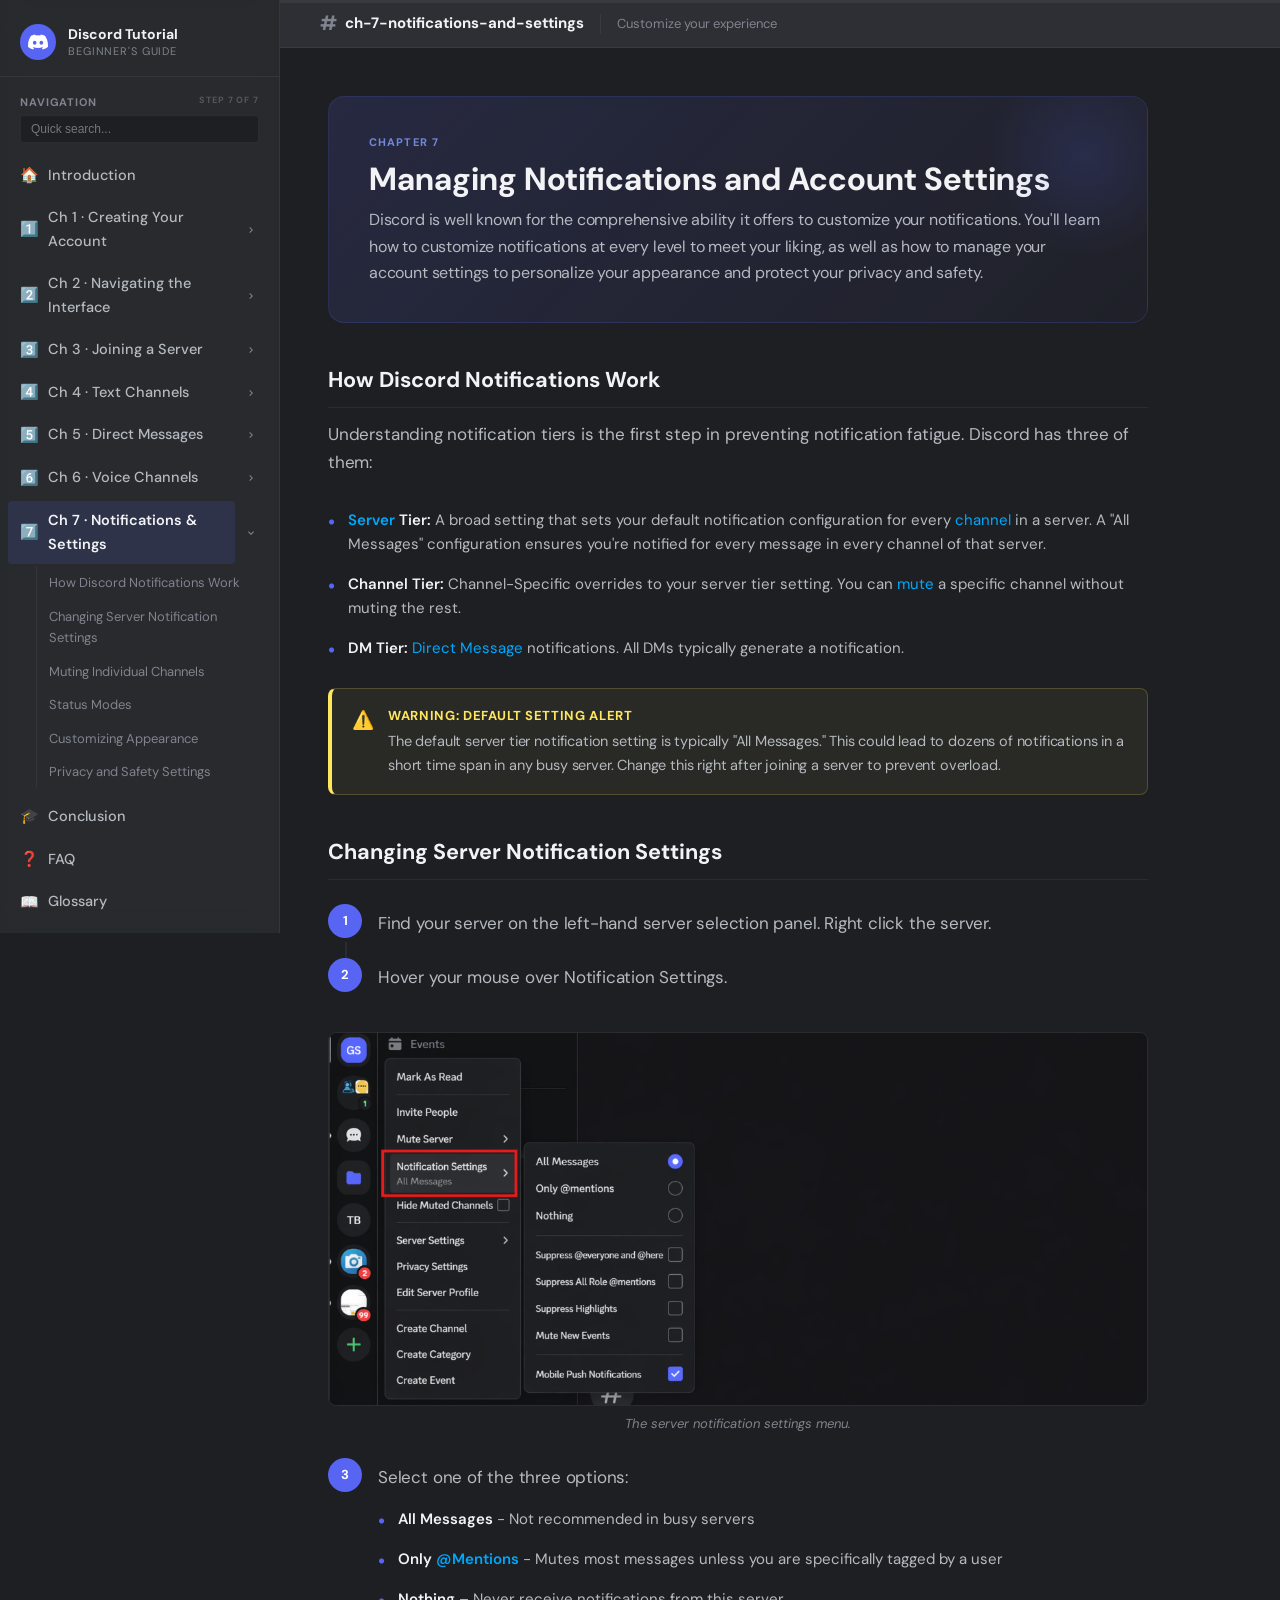
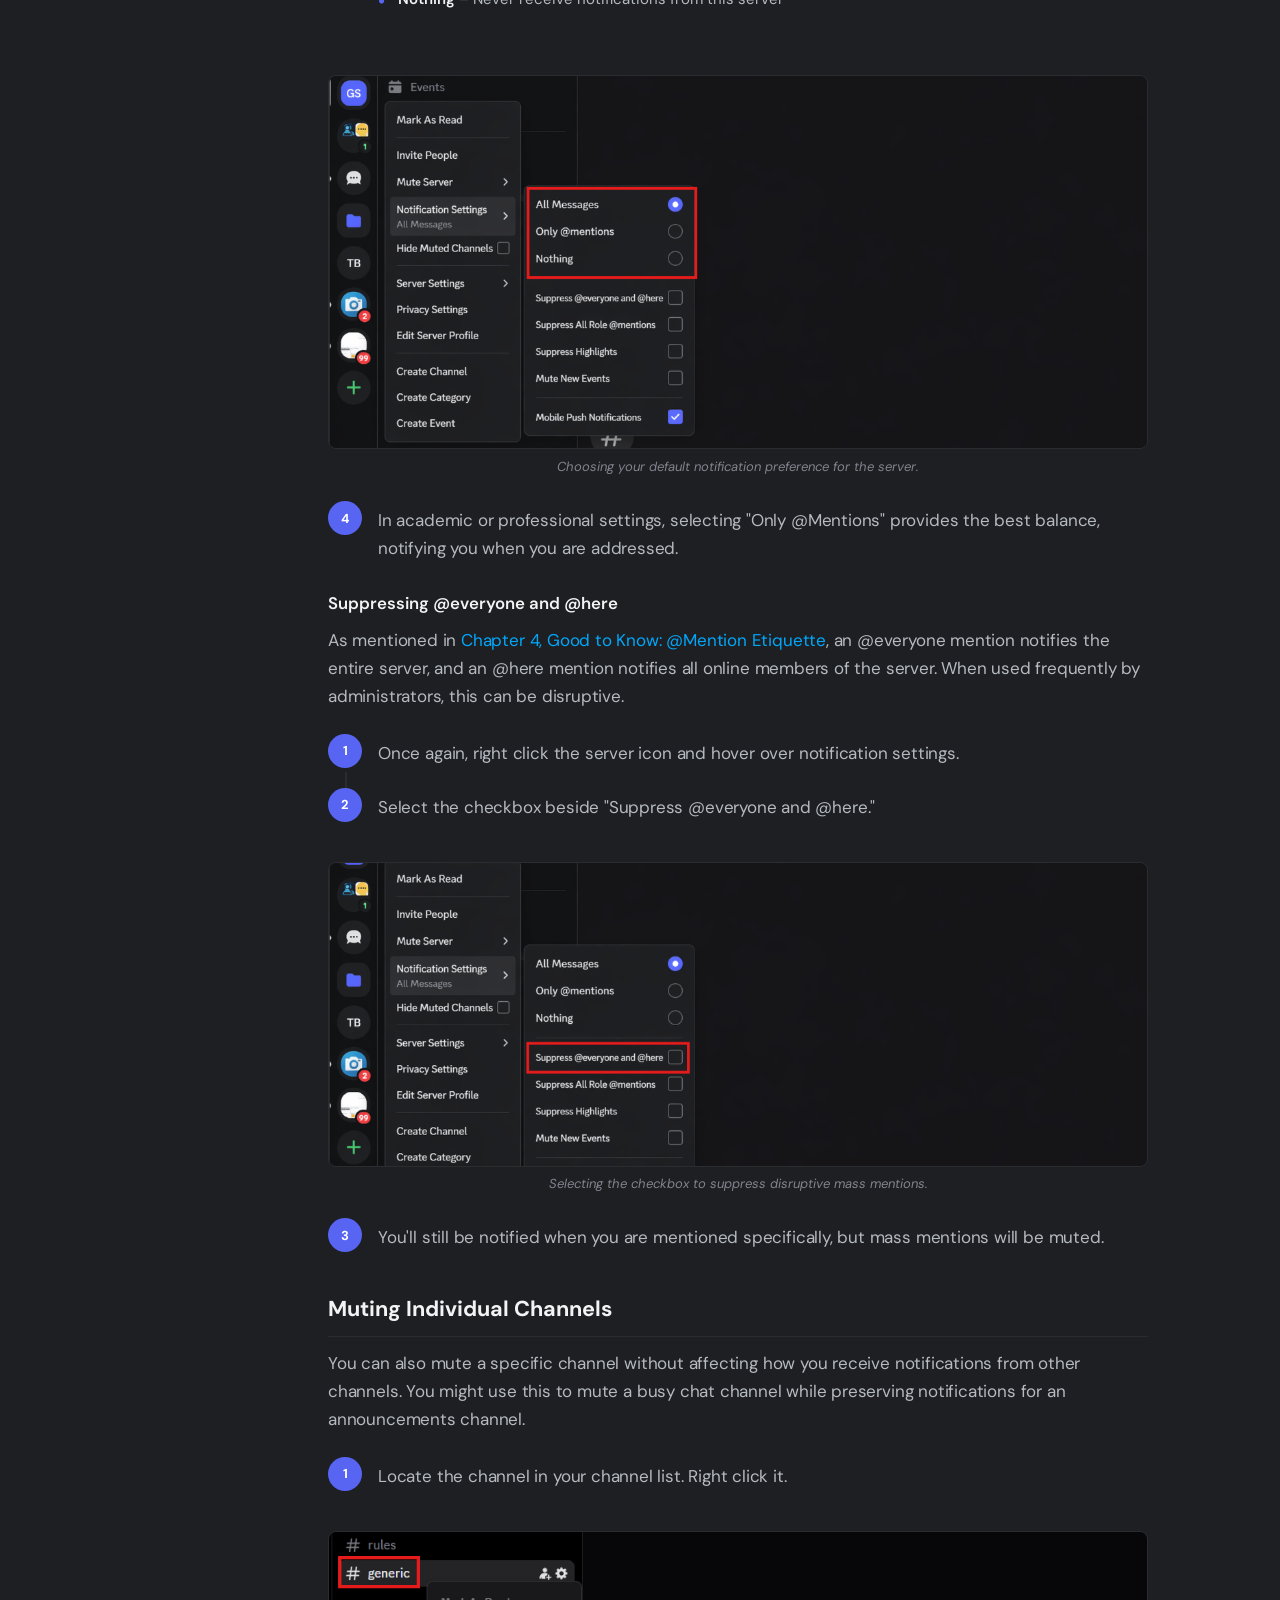
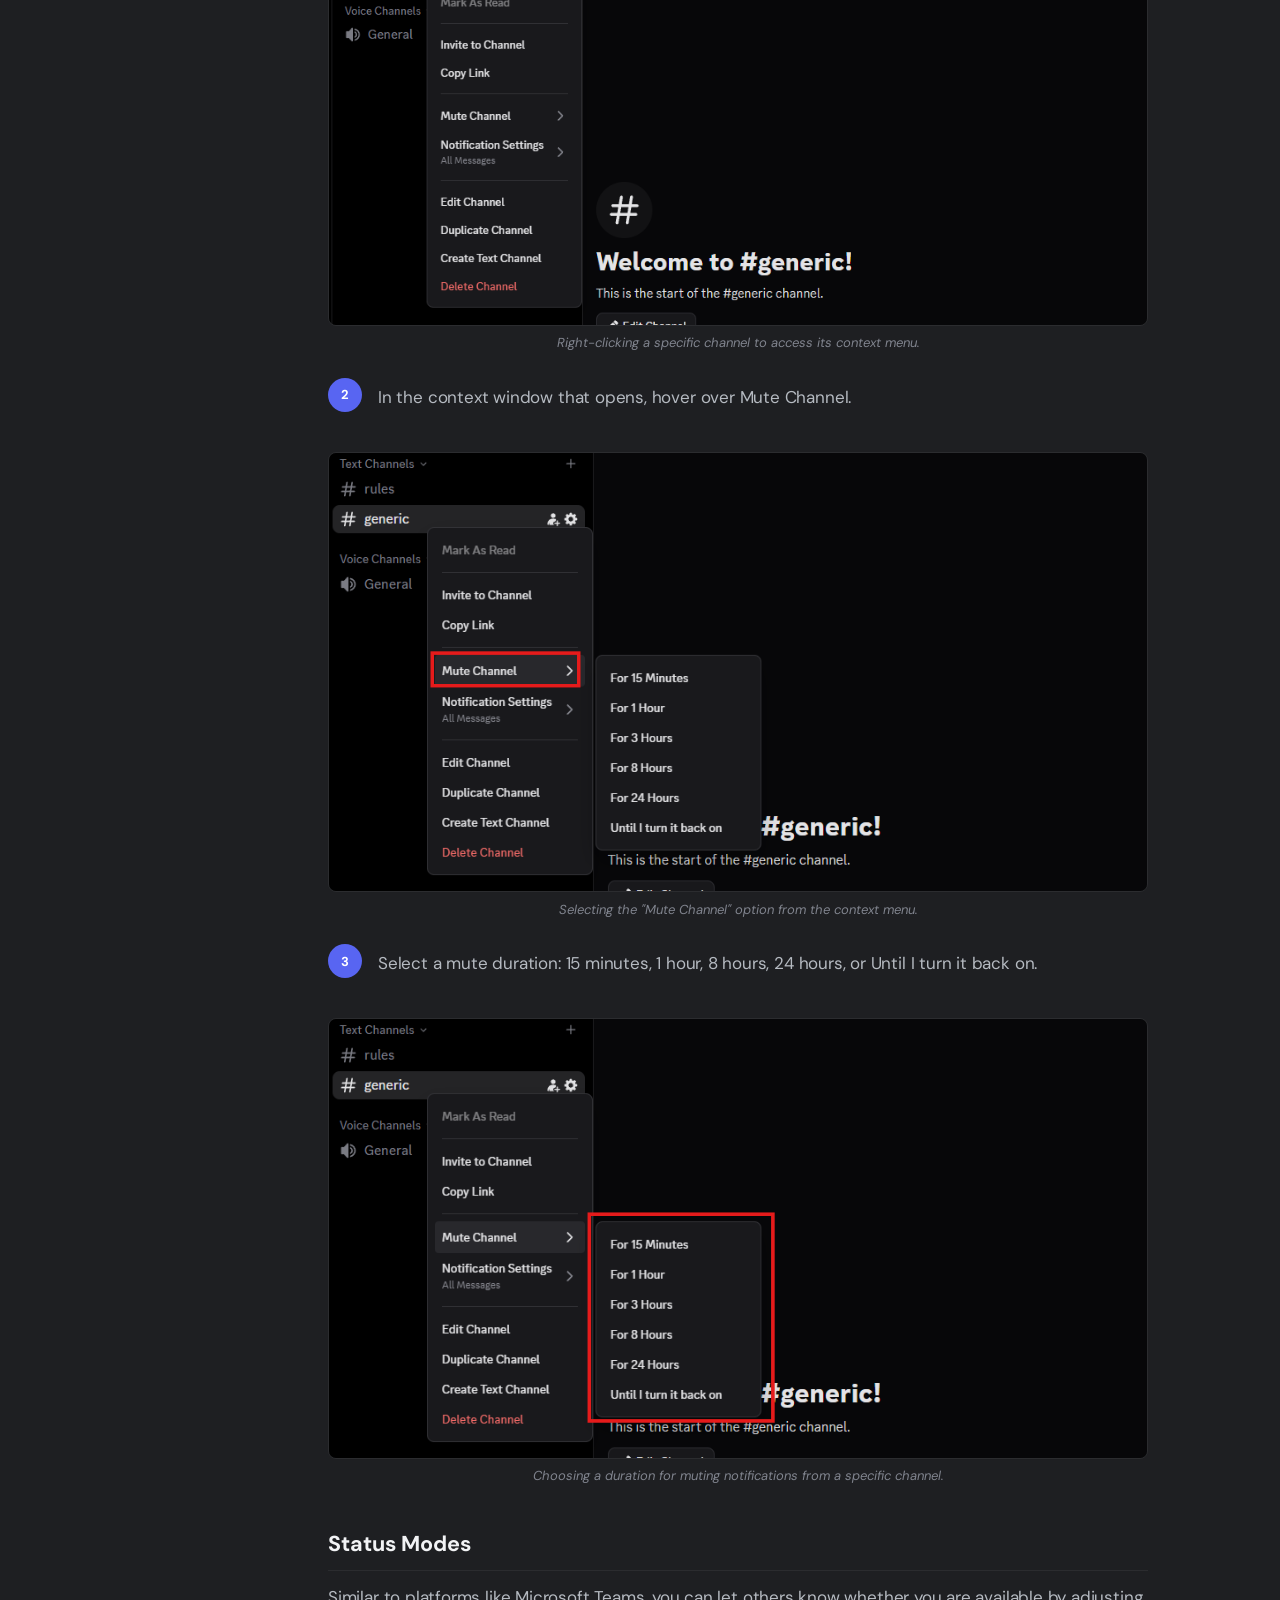
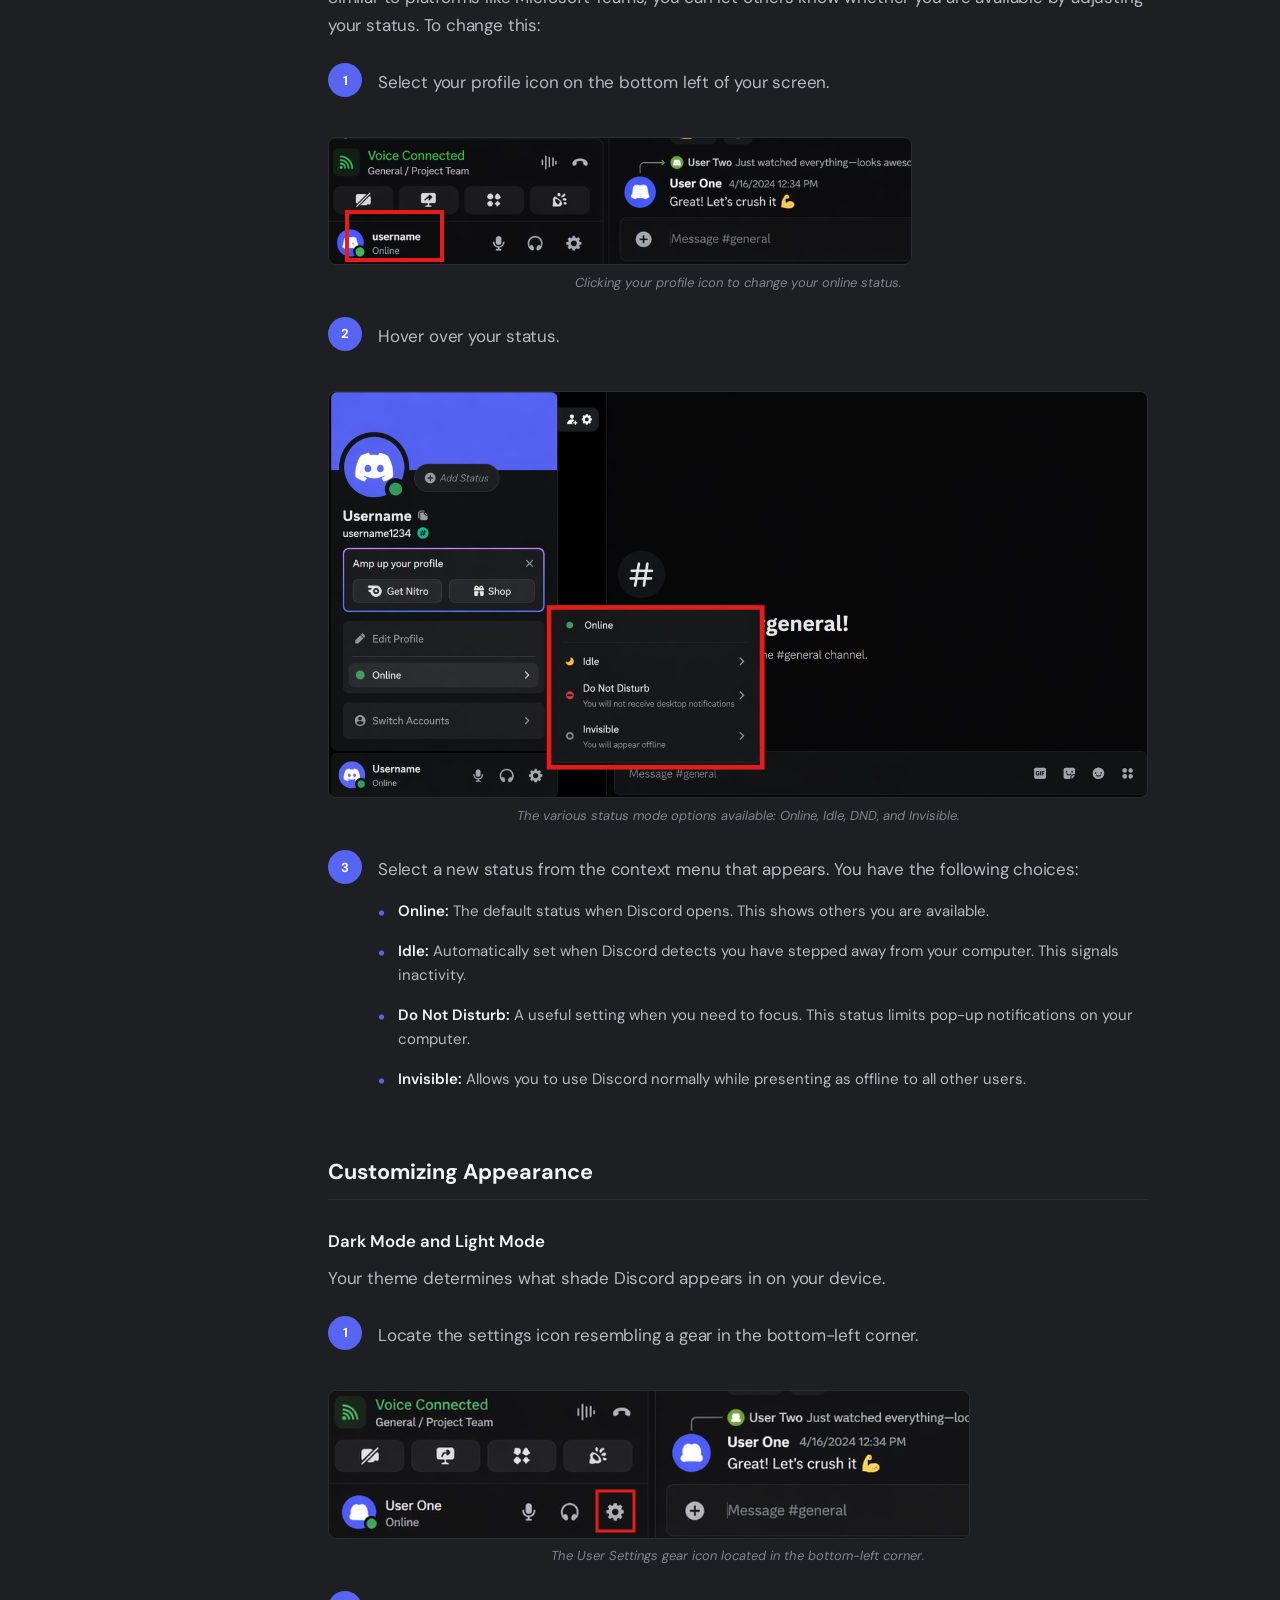
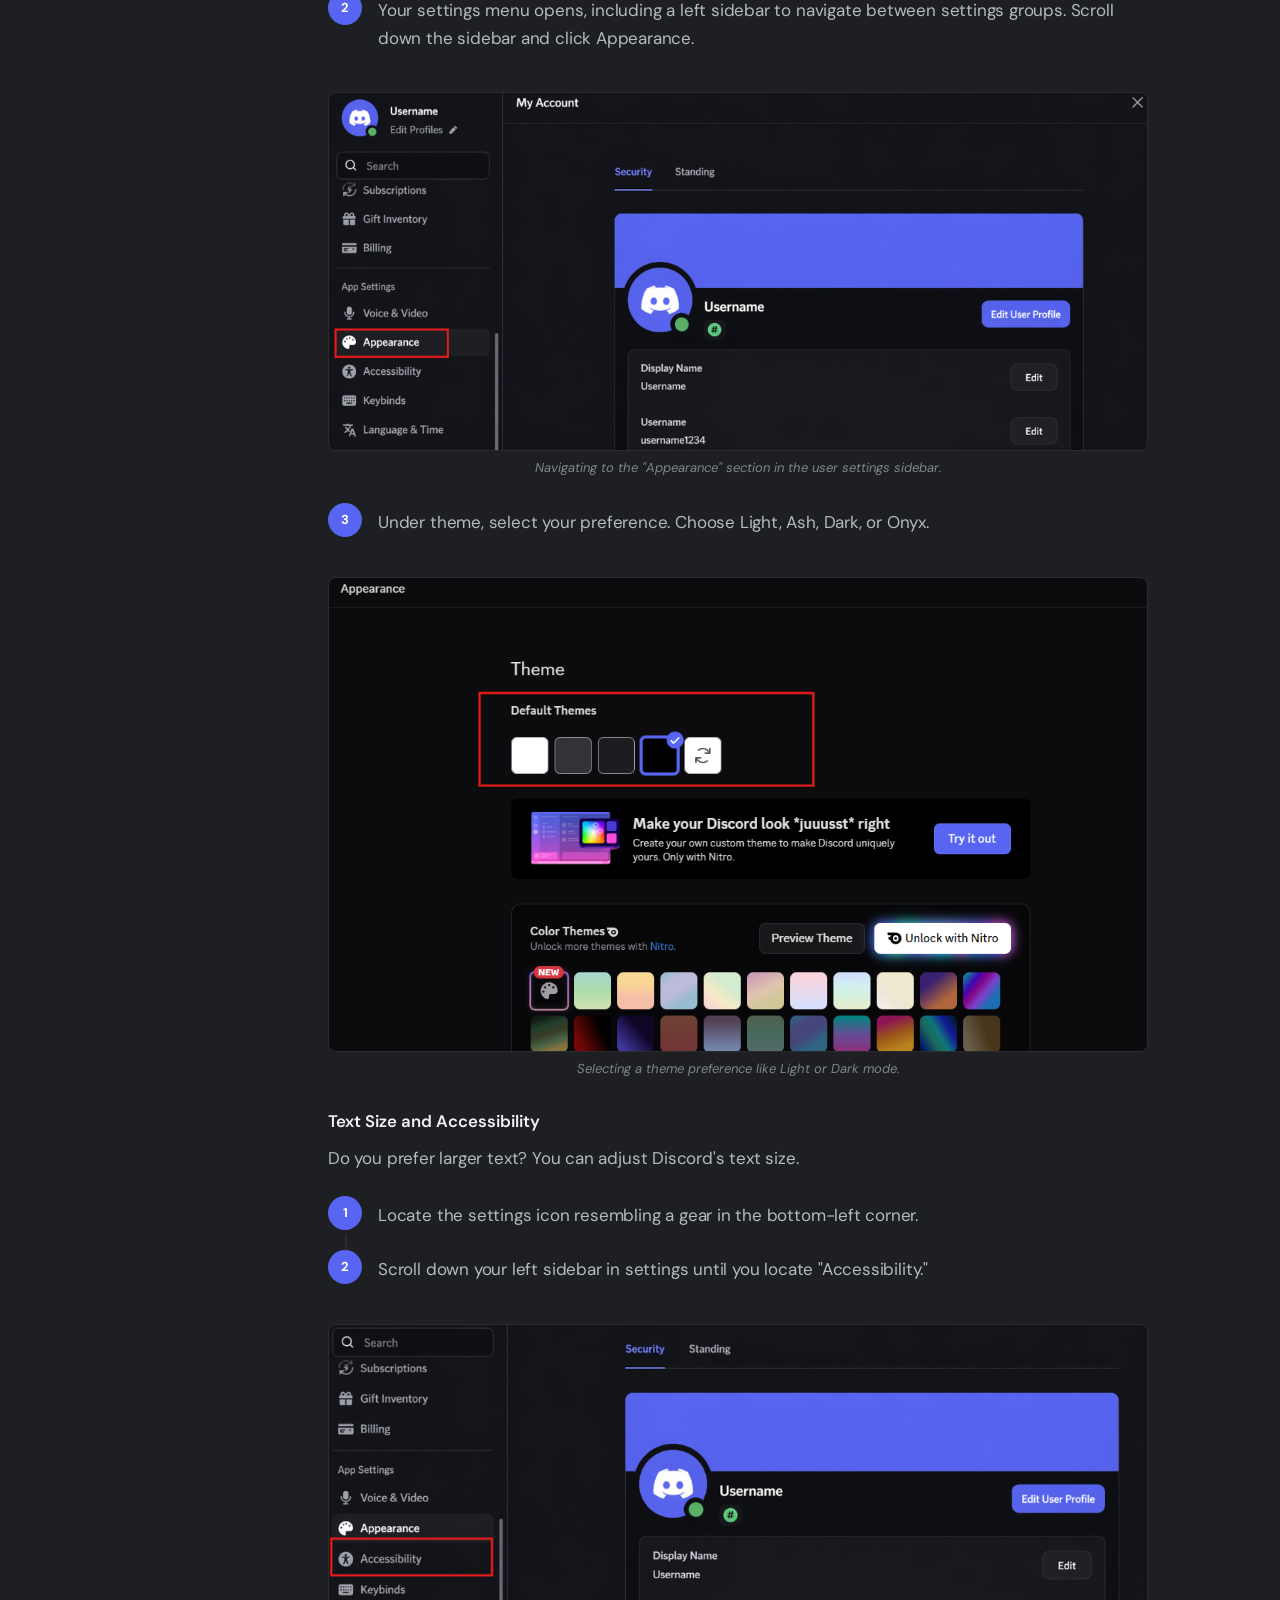
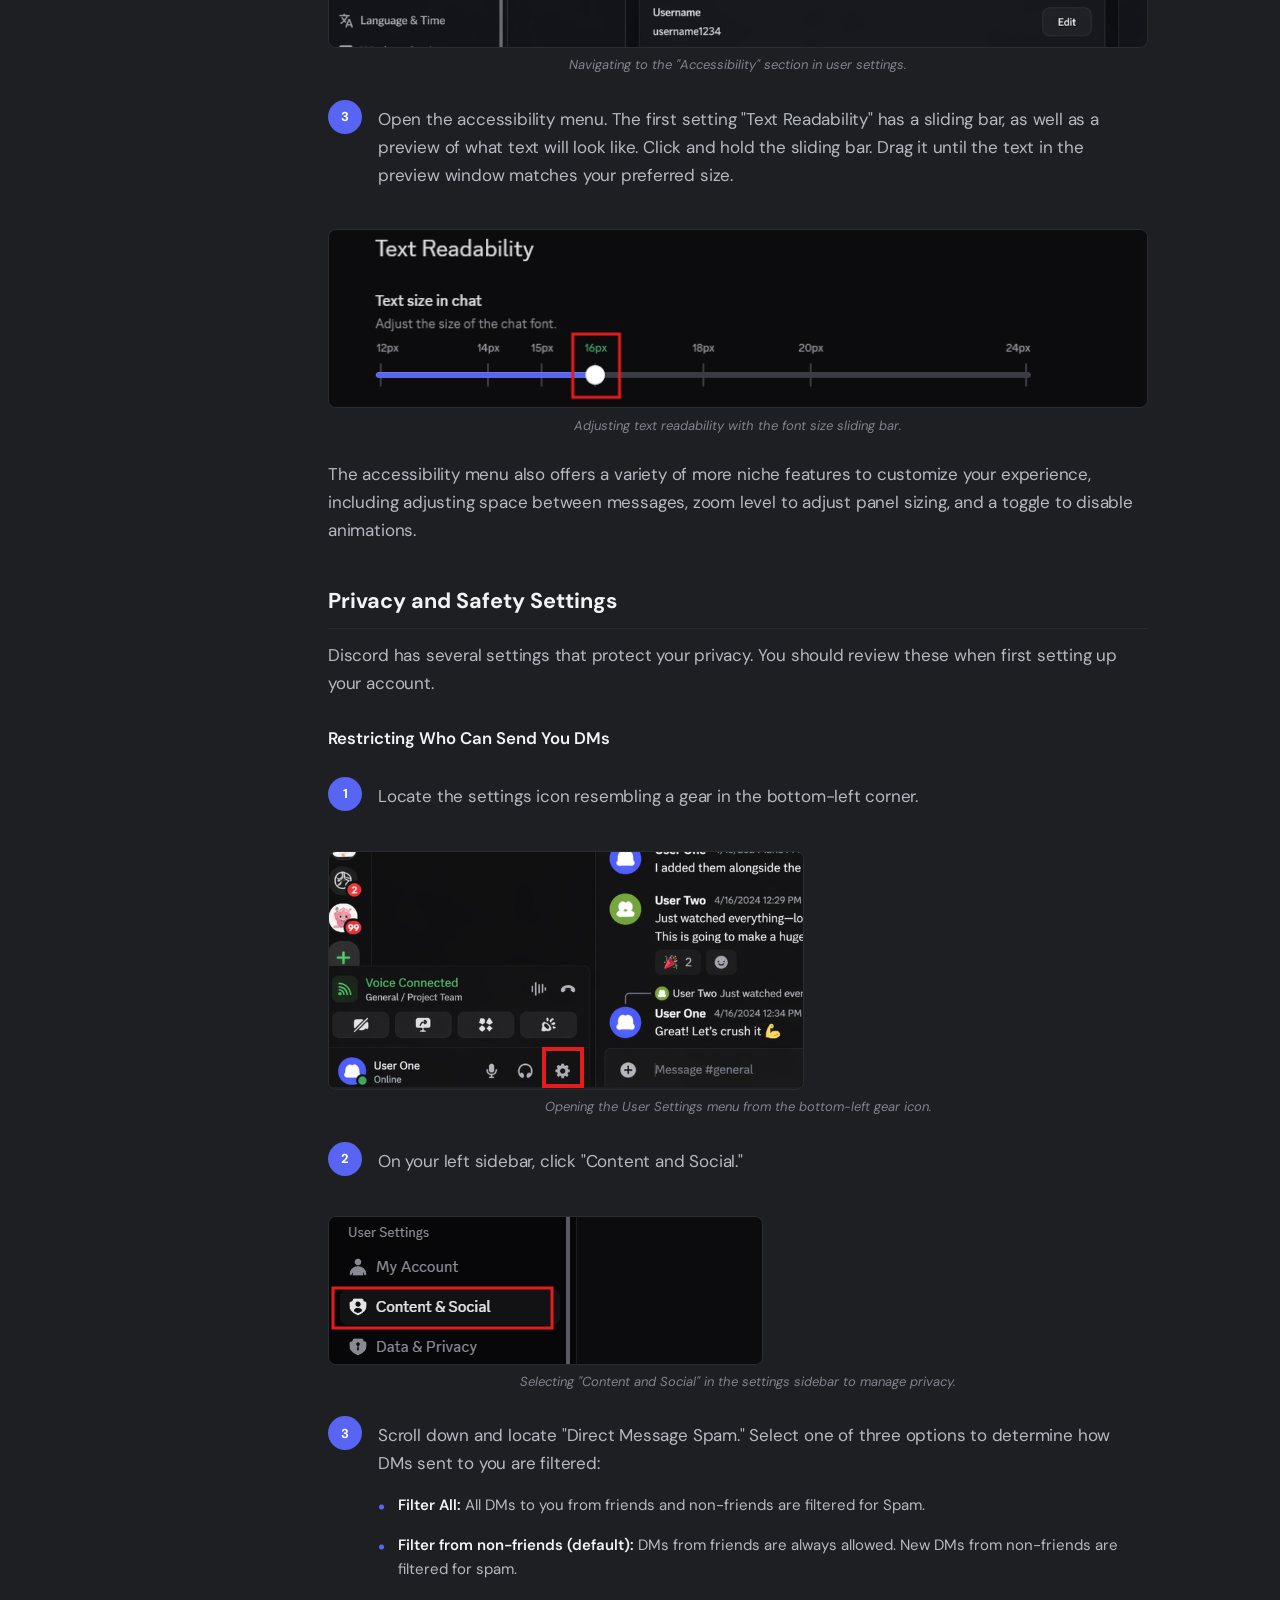
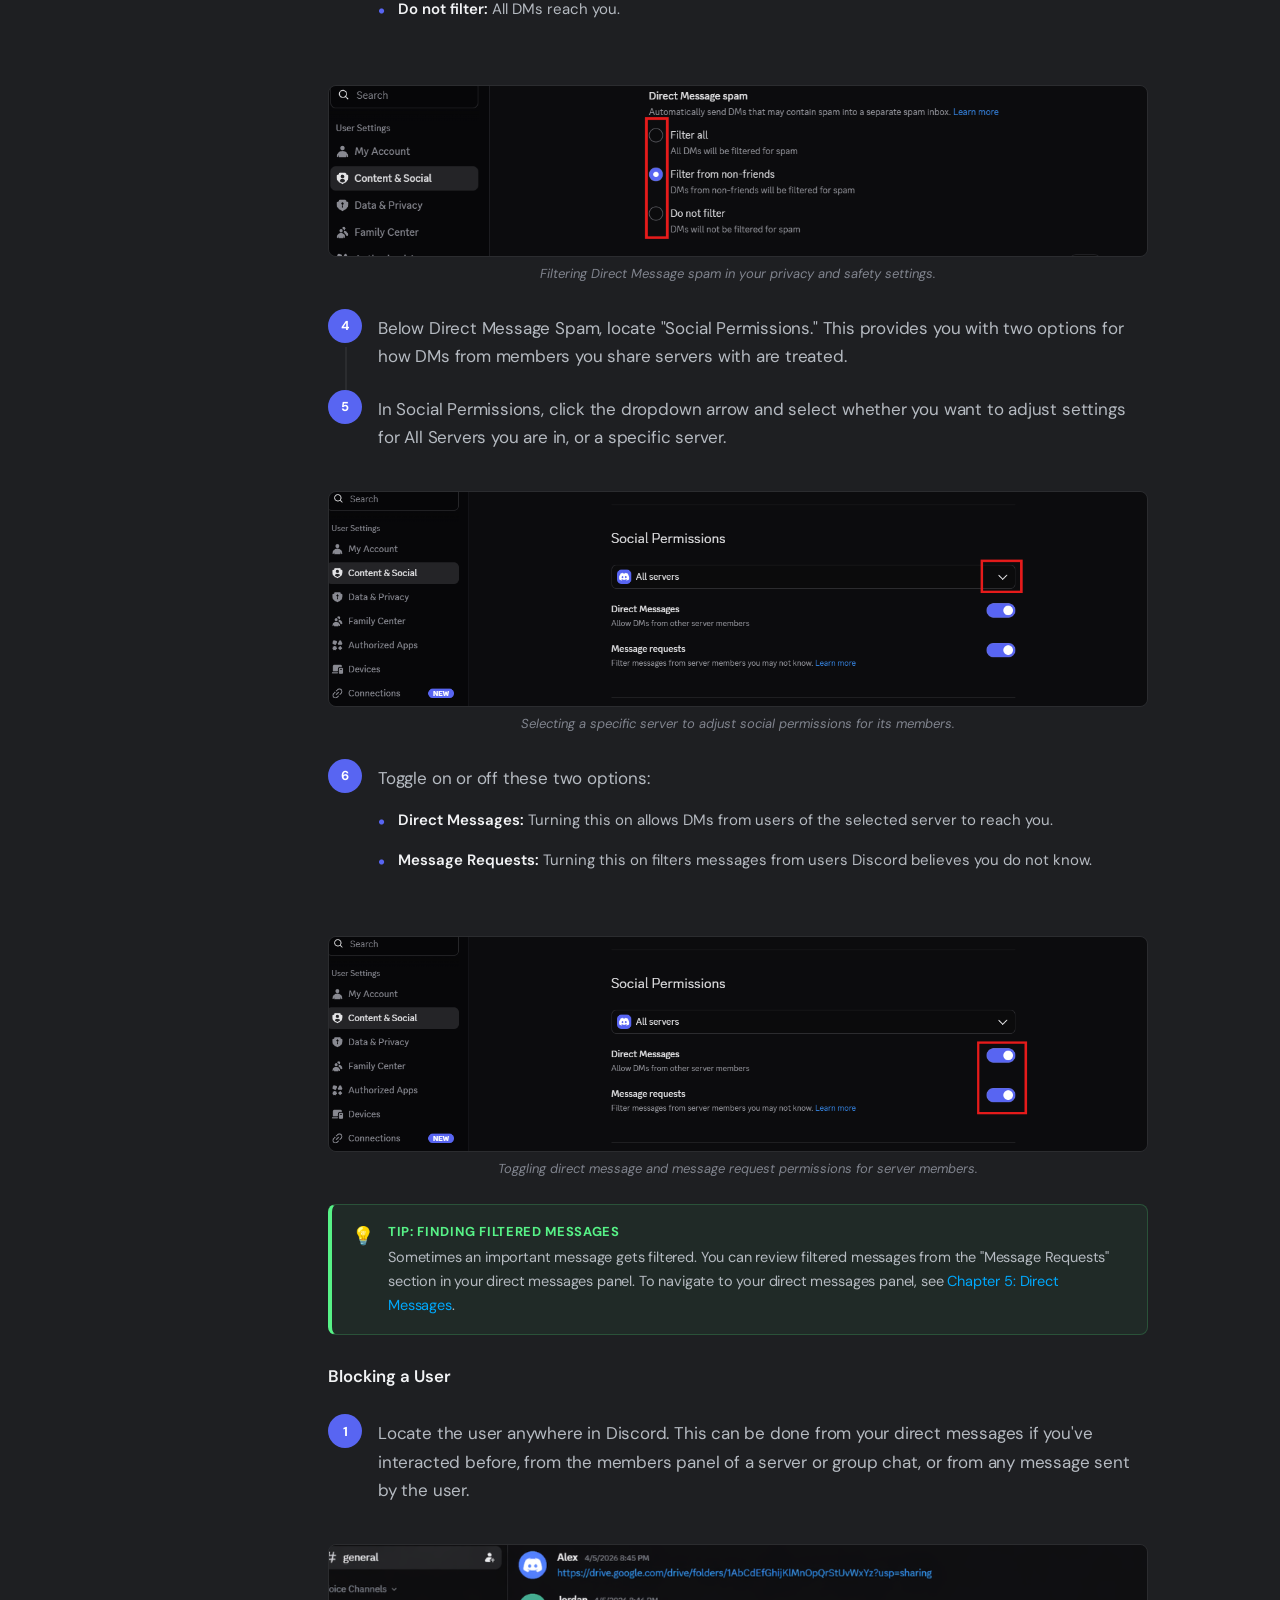
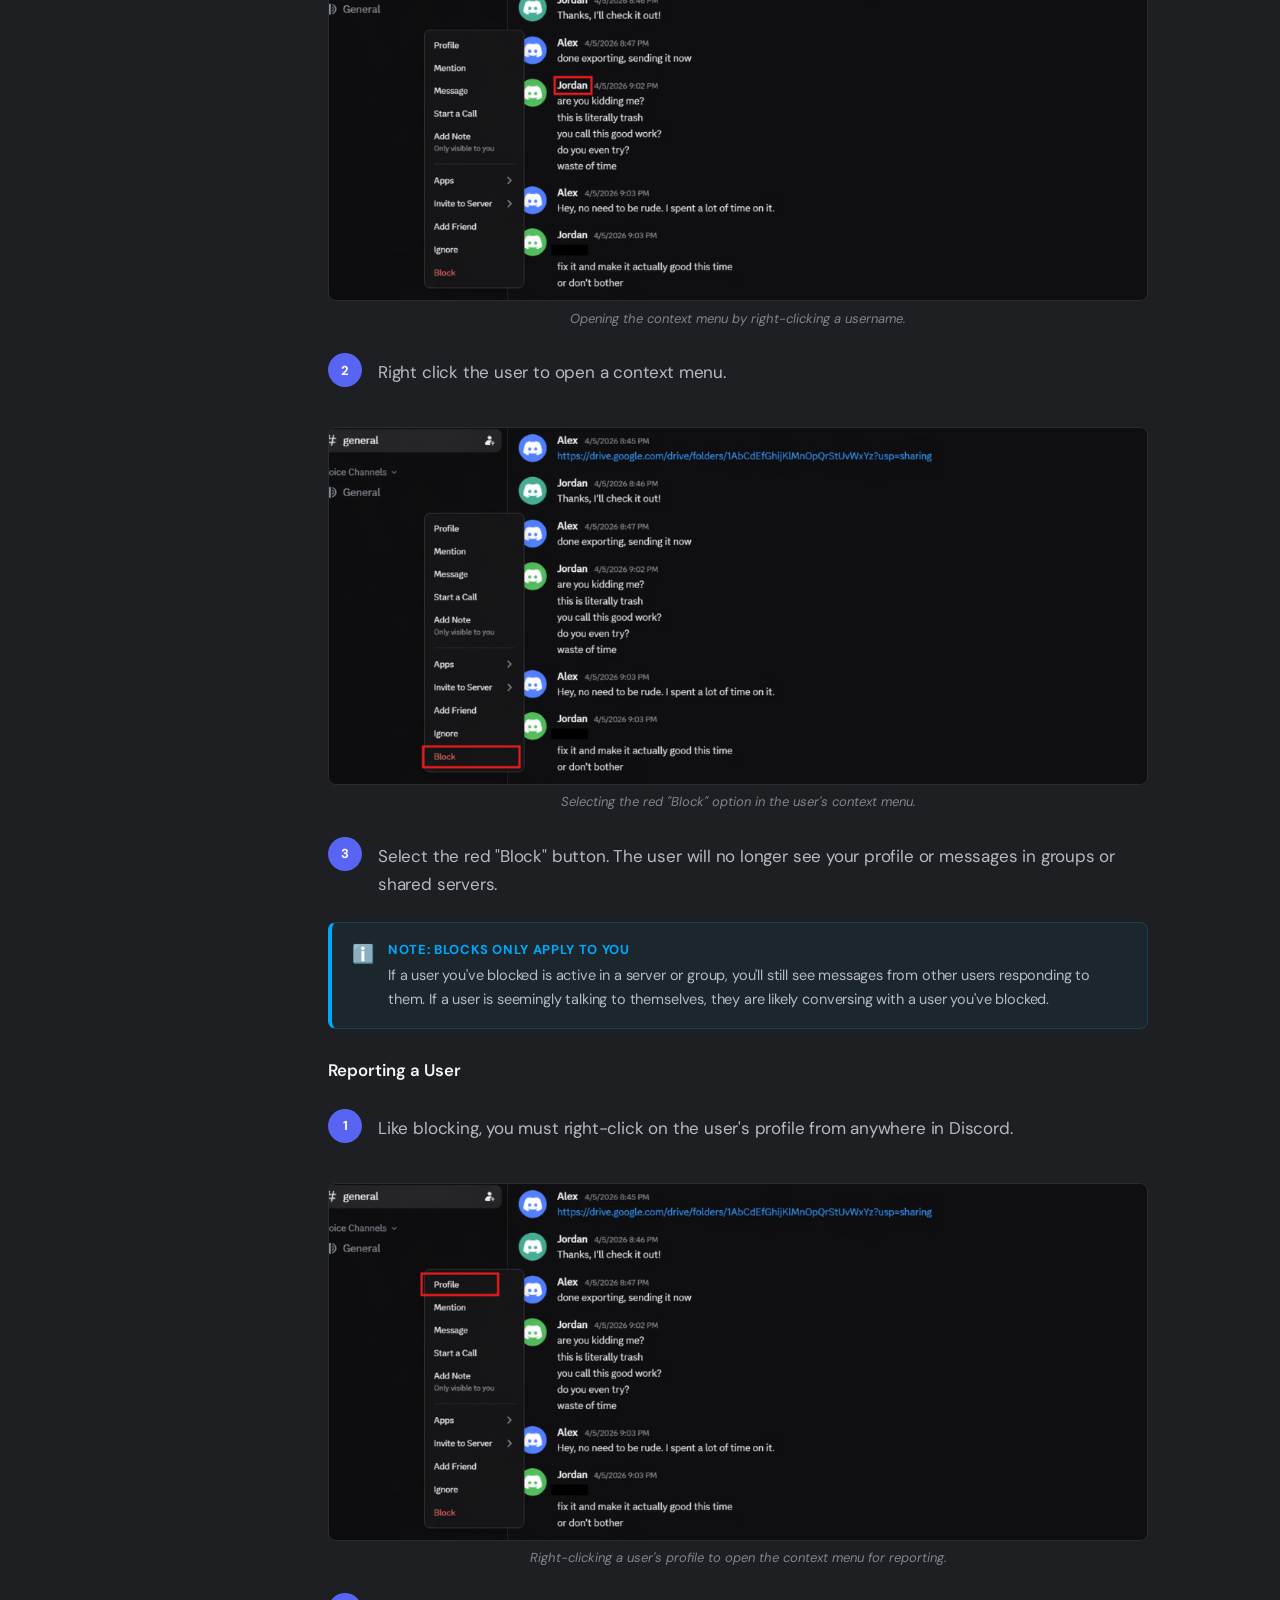
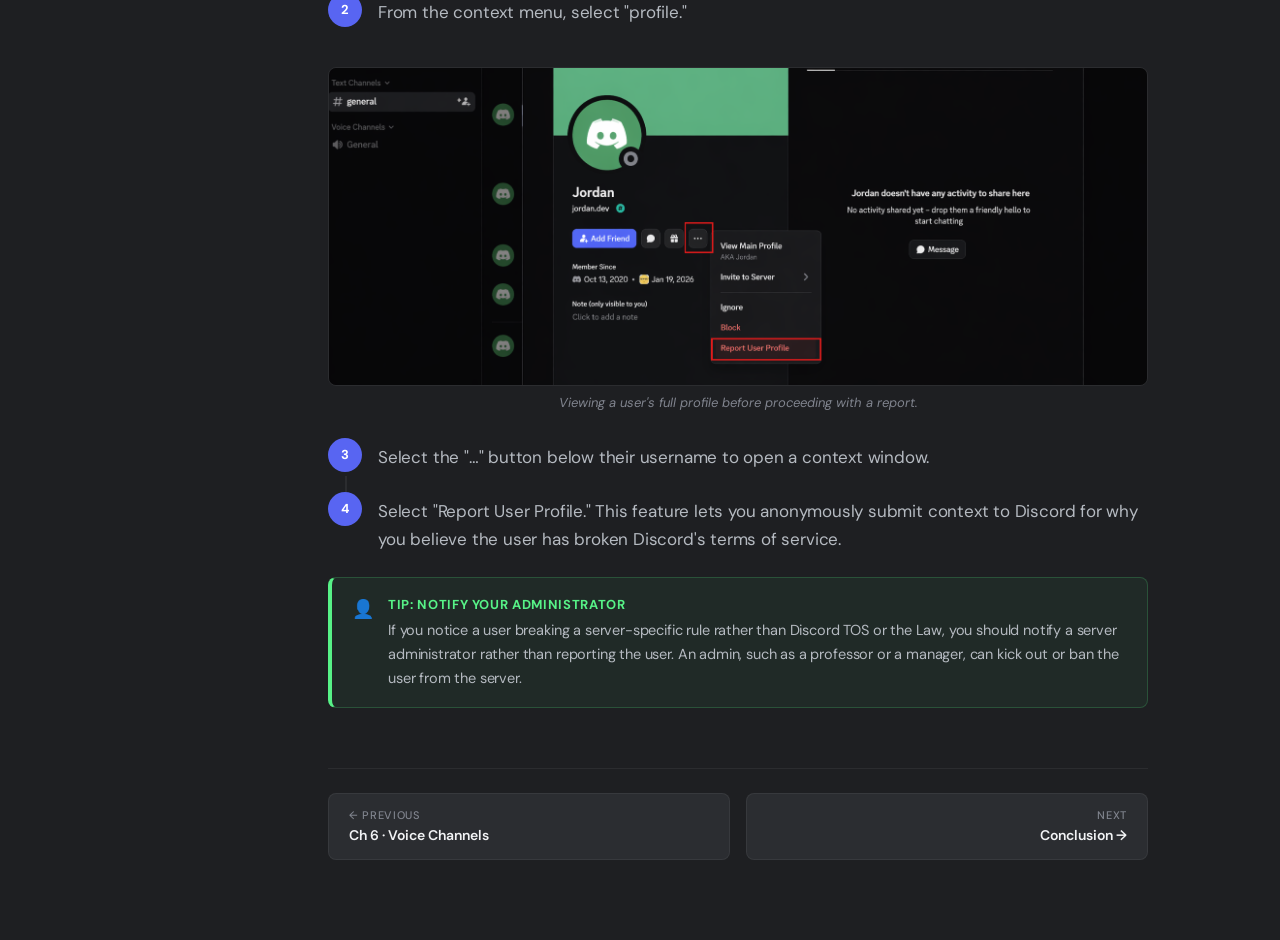
<file: ch7.html>
<!DOCTYPE html>
<html lang="en">
<head>
<meta charset="UTF-8">
<meta name="viewport" content="width=device-width, initial-scale=1.0">
<title>Ch 7 · Notifications & Settings — Discord for Beginners</title>
<link rel="stylesheet" href="style.css">
</head>
<body>
<script>window.CURRENT_PAGE='ch7';</script>
<script src="nav.js"></script>

<div class="main">
  <div class="topbar">
    <span class="topbar-hash">#</span>
    <span class="topbar-title">ch-7-notifications-and-settings</span>
    <div class="topbar-divider"></div>
    <span class="topbar-desc">Customize your experience</span>
  </div>
  <div class="content">

    <div class="page-hero">
      <div class="page-hero-eyebrow">Chapter 7</div>
      <h1>Managing Notifications and Account Settings</h1>
      <p>Discord is well known for the comprehensive ability it offers to customize your notifications. You'll learn how to customize notifications at every level to meet your liking, as well as how to manage your account settings to personalize your appearance and protect your privacy and safety.</p>
    </div>

    <h2>How Discord Notifications Work</h2>
    <p>Understanding notification tiers is the first step in preventing notification fatigue. Discord has three of them:</p>
    <ul class="checklist">
      <li><strong><a href="glossary.html#server">Server</a> Tier:</strong> A broad setting that sets your default notification configuration for every <a href="glossary.html#channel">channel</a> in a server. A "All Messages" configuration ensures you're notified for every message in every channel of that server.</li>
      <li><strong>Channel Tier:</strong> Channel-Specific overrides to your server tier setting. You can <a href="glossary.html#mute">mute</a> a specific channel without muting the rest.</li>
      <li><strong>DM Tier:</strong> <a href="glossary.html#direct-message">Direct Message</a> notifications. All DMs typically generate a notification.</li>
    </ul>

    <div class="callout warning">
      <div class="callout-icon">⚠️</div>
      <div class="callout-body">
        <div class="callout-title">Warning: Default Setting Alert</div>
        <p>The default server tier notification setting is typically "All Messages." This could lead to dozens of notifications in a short time span in any busy server. Change this right after joining a server to prevent overload.</p>
      </div>
    </div>

    <h2>Changing Server Notification Settings</h2>
    <div class="steps">
      <div class="step">
        <div class="step-num">1</div>
        <div class="step-body"><p>Find your server on the left-hand server selection panel. Right click the server.</p></div>
      </div>
      <div class="step">
        <div class="step-num">2</div>
        <div class="step-body"><p>Hover your mouse over Notification Settings.</p></div>
      </div>
    </div>
    <img src="assets/chapter 7 changing server notification settings between steps 2 and 3.png" alt="Server notification settings menu" style="max-width: 100%; height: auto; border-radius: var(--radius-md); border: 1px solid var(--border); margin: 16px 0 8px 0;">
    <div class="img-caption">The server notification settings menu.</div>

    <div class="steps">
      <div class="step">
        <div class="step-num">3</div>
        <div class="step-body">
          <p>Select one of the three options:</p>
          <ul class="checklist">
            <li><strong>All Messages</strong> - Not recommended in busy servers</li>
            <li><strong>Only <a href="glossary.html#mention">@Mentions</a></strong> - Mutes most messages unless you are specifically tagged by a user</li>
            <li><strong>Nothing</strong> – Never receive notifications from this server</li>
          </ul>
        </div>
      </div>
    </div>
    <img src="assets/chapter 7 changing server notificaiton settings after step 3.png" alt="Notification options" style="max-width: 100%; height: auto; border-radius: var(--radius-md); border: 1px solid var(--border); margin: 16px 0 8px 0;">
    <div class="img-caption">Choosing your default notification preference for the server.</div>

    <div class="steps">
      <div class="step">
        <div class="step-num">4</div>
        <div class="step-body"><p>In academic or professional settings, selecting "Only @Mentions" provides the best balance, notifying you when you are addressed.</p></div>
      </div>
    </div>

    <h3>Suppressing @everyone and @here</h3>
    <p>As mentioned in <a href="ch4.html">Chapter 4, Good to Know: @Mention Etiquette</a>, an @everyone mention notifies the entire server, and an @here mention notifies all online members of the server. When used frequently by administrators, this can be disruptive.</p>
    <div class="steps">
      <div class="step">
        <div class="step-num">1</div>
        <div class="step-body"><p>Once again, right click the server icon and hover over notification settings.</p></div>
      </div>
      <div class="step">
        <div class="step-num">2</div>
        <div class="step-body"><p>Select the checkbox beside "Suppress @everyone and @here."</p></div>
      </div>
    </div>
    <img src="assets/chapter 7 supressing every one and here after step 2.png" alt="Suppress @everyone option" style="max-width: 100%; height: auto; border-radius: var(--radius-md); border: 1px solid var(--border); margin: 16px 0 8px 0;">
    <div class="img-caption">Selecting the checkbox to suppress disruptive mass mentions.</div>

    <div class="steps">
      <div class="step">
        <div class="step-num">3</div>
        <div class="step-body"><p>You'll still be notified when you are mentioned specifically, but mass mentions will be muted.</p></div>
      </div>
    </div>

    <h2>Muting Individual Channels</h2>
    <p>You can also mute a specific channel without affecting how you receive notifications from other channels. You might use this to mute a busy chat channel while preserving notifications for an announcements channel.</p>
    <div class="steps">
      <div class="step">
        <div class="step-num">1</div>
        <div class="step-body"><p>Locate the channel in your channel list. Right click it.</p></div>
      </div>
    </div>
    <img src="assets/chapter 7 muting individual channels between step 1 and 2.png" alt="Right clicking a channel" style="max-width: 100%; height: auto; border-radius: var(--radius-md); border: 1px solid var(--border); margin: 16px 0 8px 0;">
    <div class="img-caption">Right-clicking a specific channel to access its context menu.</div>

    <div class="steps">
      <div class="step">
        <div class="step-num">2</div>
        <div class="step-body"><p>In the context window that opens, hover over Mute Channel.</p></div>
      </div>
    </div>
    <img src="assets/chapter 7 muting indiviudal channels between step 2 and 3.png" alt="Mute Channel menu option" style="max-width: 100%; height: auto; border-radius: var(--radius-md); border: 1px solid var(--border); margin: 16px 0 8px 0;">
    <div class="img-caption">Selecting the "Mute Channel" option from the context menu.</div>

    <div class="steps">
      <div class="step">
        <div class="step-num">3</div>
        <div class="step-body"><p>Select a mute duration: 15 minutes, 1 hour, 8 hours, 24 hours, or Until I turn it back on.</p></div>
      </div>
    </div>
    <img src="assets/chapter 7 muting indiviudal channels after the words it back on.png" alt="Mute channel duration options" style="max-width: 100%; height: auto; border-radius: var(--radius-md); border: 1px solid var(--border); margin: 16px 0 8px 0;">
    <div class="img-caption">Choosing a duration for muting notifications from a specific channel.</div>


    <h2>Status Modes</h2>
    <p>Similar to platforms like Microsoft Teams, you can let others know whether you are available by adjusting your status. To change this:</p>
    <div class="steps">
      <div class="step">
        <div class="step-num">1</div>
        <div class="step-body"><p>Select your profile icon on the bottom left of your screen.</p></div>
      </div>
    </div>
    <img src="assets/NEW ADDITION CH7 status modes between step 1 and 2.png" alt="Profile icon location" style="max-width: 100%; height: auto; border-radius: var(--radius-md); border: 1px solid var(--border); margin: 16px 0 8px 0;">
    <div class="img-caption">Clicking your profile icon to change your online status.</div>

    <div class="steps">
      <div class="step">
        <div class="step-num">2</div>
        <div class="step-body"><p>Hover over your status.</p></div>
      </div>
    </div>
    <img src="assets/chapter 7 status modes after hover over your status.png" alt="Status mode options" style="max-width: 100%; height: auto; border-radius: var(--radius-md); border: 1px solid var(--border); margin: 16px 0 8px 0;">
    <div class="img-caption">The various status mode options available: Online, Idle, DND, and Invisible.</div>

    <div class="steps">
      <div class="step">
        <div class="step-num">3</div>
        <div class="step-body">
          <p>Select a new status from the context menu that appears. You have the following choices:</p>
          <ul class="checklist">
            <li><strong>Online:</strong> The default status when Discord opens. This shows others you are available.</li>
            <li><strong>Idle:</strong> Automatically set when Discord detects you have stepped away from your computer. This signals inactivity.</li>
            <li><strong>Do Not Disturb:</strong> A useful setting when you need to focus. This status limits pop-up notifications on your computer.</li>
            <li><strong>Invisible:</strong> Allows you to use Discord normally while presenting as offline to all other users.</li>
          </ul>
        </div>
      </div>
    </div>

    <h2>Customizing Appearance</h2>

    <h3>Dark Mode and Light Mode</h3>
    <p>Your theme determines what shade Discord appears in on your device.</p>
    <div class="steps">
      <div class="step">
        <div class="step-num">1</div>
        <div class="step-body"><p>Locate the settings icon resembling a gear in the bottom-left corner.</p></div>
      </div>
    </div>
    <img src="assets/chapter 7 customizing appearance dark and light mode between steps 1 and 2.png" alt="Settings gear icon" style="max-width: 100%; height: auto; border-radius: var(--radius-md); border: 1px solid var(--border); margin: 16px 0 8px 0;">
    <div class="img-caption">The User Settings gear icon located in the bottom-left corner.</div>

    <div class="steps">
      <div class="step">
        <div class="step-num">2</div>
        <div class="step-body"><p>Your settings menu opens, including a left sidebar to navigate between settings groups. Scroll down the sidebar and click Appearance.</p></div>
      </div>
    </div>
    <img src="assets/chapter 7 dark and light mode between steps 2 and 3.png" alt="Appearance in settings sidebar" style="max-width: 100%; height: auto; border-radius: var(--radius-md); border: 1px solid var(--border); margin: 16px 0 8px 0;">
    <div class="img-caption">Navigating to the "Appearance" section in the user settings sidebar.</div>

    <div class="steps">
      <div class="step">
        <div class="step-num">3</div>
        <div class="step-body"><p>Under theme, select your preference. Choose Light, Ash, Dark, or Onyx.</p></div>
      </div>
    </div>
    <img src="assets/chapter 7 customizing appearance dark and light mode after step 3.png" alt="Theme options" style="max-width: 100%; height: auto; border-radius: var(--radius-md); border: 1px solid var(--border); margin: 16px 0 8px 0;">
    <div class="img-caption">Selecting a theme preference like Light or Dark mode.</div>


    <h3>Text Size and Accessibility</h3>
    <p>Do you prefer larger text? You can adjust Discord's text size.</p>
    <div class="steps">
      <div class="step">
        <div class="step-num">1</div>
        <div class="step-body"><p>Locate the settings icon resembling a gear in the bottom-left corner.</p></div>
      </div>
      <div class="step">
        <div class="step-num">2</div>
        <div class="step-body"><p>Scroll down your left sidebar in settings until you locate "Accessibility."</p></div>
      </div>
    </div>
    <img src="assets/chapter 7 text size and accesibility after the sentence you can adjust discord text size in settings accessibility.png" alt="Accessibility in settings" style="max-width: 100%; height: auto; border-radius: var(--radius-md); border: 1px solid var(--border); margin: 16px 0 8px 0;">
    <div class="img-caption">Navigating to the "Accessibility" section in user settings.</div>

    <div class="steps">
      <div class="step">
        <div class="step-num">3</div>
        <div class="step-body"><p>Open the accessibility menu. The first setting "Text Readability" has a sliding bar, as well as a preview of what text will look like. Click and hold the sliding bar. Drag it until the text in the preview window matches your preferred size.</p></div>
      </div>
    </div>
    <img src="assets/chapter 7 text size and accessibility after the words matches your preffered size.png" alt="Text readability slider" style="max-width: 100%; height: auto; border-radius: var(--radius-md); border: 1px solid var(--border); margin: 16px 0 8px 0;">
    <div class="img-caption">Adjusting text readability with the font size sliding bar.</div>

    <p>The accessibility menu also offers a variety of more niche features to customize your experience, including adjusting space between messages, zoom level to adjust panel sizing, and a toggle to disable animations.</p>

    <h2>Privacy and Safety Settings</h2>
    <p>Discord has several settings that protect your privacy. You should review these when first setting up your account.</p>

    <h3>Restricting Who Can Send You DMs</h3>
    <div class="steps">
      <div class="step">
        <div class="step-num">1</div>
        <div class="step-body"><p>Locate the settings icon resembling a gear in the bottom-left corner.</p></div>
      </div>
    </div>
    <img src="assets/zz chapter 7 restricting who can send you dms between step 1 and 2.png" alt="Settings gear icon" style="max-width: 100%; height: auto; border-radius: var(--radius-md); border: 1px solid var(--border); margin: 16px 0 8px 0;">
    <div class="img-caption">Opening the User Settings menu from the bottom-left gear icon.</div>

    <div class="steps">
      <div class="step">
        <div class="step-num">2</div>
        <div class="step-body"><p>On your left sidebar, click "Content and Social."</p></div>
      </div>
    </div>
    <img src="assets/chapter 7 restrciting who can send you dms after the words content and social.png" alt="Content and Social settings" style="max-width: 100%; height: auto; border-radius: var(--radius-md); border: 1px solid var(--border); margin: 16px 0 8px 0;">
    <div class="img-caption">Selecting "Content and Social" in the settings sidebar to manage privacy.</div>

    <div class="steps">
      <div class="step">
        <div class="step-num">3</div>
        <div class="step-body">
          <p>Scroll down and locate "Direct Message Spam." Select one of three options to determine how DMs sent to you are filtered:</p>
          <ul class="checklist">
            <li><strong>Filter All:</strong> All DMs to you from friends and non-friends are filtered for Spam.</li>
            <li><strong>Filter from non-friends (default):</strong> DMs from friends are always allowed. New DMs from non-friends are filtered for spam.</li>
            <li><strong>Do not filter:</strong> All DMs reach you.</li>
          </ul>
        </div>
      </div>
    </div>
    <img src="assets/zz chapter 7 restricting who can send you dms between steps 3 and 4.png" alt="Direct Message Spam settings" style="max-width: 100%; height: auto; border-radius: var(--radius-md); border: 1px solid var(--border); margin: 16px 0 8px 0;">
    <div class="img-caption">Filtering Direct Message spam in your privacy and safety settings.</div>

    <div class="steps">
      <div class="step">
        <div class="step-num">4</div>
        <div class="step-body"><p>Below Direct Message Spam, locate "Social Permissions." This provides you with two options for how DMs from members you share servers with are treated.</p></div>
      </div>
      <div class="step">
        <div class="step-num">5</div>
        <div class="step-body"><p>In Social Permissions, click the dropdown arrow and select whether you want to adjust settings for All Servers you are in, or a specific server.</p></div>
      </div>
    </div>
    <img src="assets/zz chapter 7 restricting who can send you dms between steps 5 and 6.png" alt="Social Permissions dropdown" style="max-width: 100%; height: auto; border-radius: var(--radius-md); border: 1px solid var(--border); margin: 16px 0 8px 0;">
    <div class="img-caption">Selecting a specific server to adjust social permissions for its members.</div>

    <div class="steps">
      <div class="step">
        <div class="step-num">6</div>
        <div class="step-body">
          <p>Toggle on or off these two options:</p>
          <ul class="checklist">
            <li><strong>Direct Messages:</strong> Turning this on allows DMs from users of the selected server to reach you.</li>
            <li><strong>Message Requests:</strong> Turning this on filters messages from users Discord believes you do not know.</li>
          </ul>
        </div>
      </div>
    </div>
    <img src="assets/chapter 7 restrciting who can send you dms after the words requests for specific servers.png" alt="Social Permissions settings" style="max-width: 100%; height: auto; border-radius: var(--radius-md); border: 1px solid var(--border); margin: 16px 0 8px 0;">
    <div class="img-caption">Toggling direct message and message request permissions for server members.</div>


    <div class="callout tip">
      <div class="callout-icon">💡</div>
      <div class="callout-body">
        <div class="callout-title">Tip: Finding Filtered Messages</div>
        <p>Sometimes an important message gets filtered. You can review filtered messages from the "Message Requests" section in your direct messages panel. To navigate to your direct messages panel, see <a href="ch5.html">Chapter 5: Direct Messages</a>.</p>
      </div>
    </div>

    <h3>Blocking a User</h3>
    <div class="steps">
      <div class="step">
        <div class="step-num">1</div>
        <div class="step-body"><p>Locate the user anywhere in Discord. This can be done from your direct messages if you've interacted before, from the members panel of a server or group chat, or from any message sent by the user.</p></div>
      </div>
    </div>
    <img src="assets/chapter 7 blocking a user between steps 1 and 2.png" alt="Locating a user to block" style="max-width: 100%; height: auto; border-radius: var(--radius-md); border: 1px solid var(--border); margin: 16px 0 8px 0;">
    <div class="img-caption">Opening the context menu by right-clicking a username.</div>

    <div class="steps">
      <div class="step">
        <div class="step-num">2</div>
        <div class="step-body"><p>Right click the user to open a context menu.</p></div>
      </div>
    </div>
    <img src="assets/chapter 7 blocking a user between steps 2 and 3.png" alt="Block option in context menu" style="max-width: 100%; height: auto; border-radius: var(--radius-md); border: 1px solid var(--border); margin: 16px 0 8px 0;">
    <div class="img-caption">Selecting the red "Block" option in the user's context menu.</div>

    <div class="steps">
      <div class="step">
        <div class="step-num">3</div>
        <div class="step-body"><p>Select the red "Block" button. The user will no longer see your profile or messages in groups or shared servers.</p></div>
      </div>
    </div>

    <div class="callout info">
      <div class="callout-icon">ℹ️</div>
      <div class="callout-body">
        <div class="callout-title">Note: Blocks Only Apply to You</div>
        <p>If a user you've blocked is active in a server or group, you'll still see messages from other users responding to them. If a user is seemingly talking to themselves, they are likely conversing with a user you've blocked.</p>
      </div>
    </div>

    <h3>Reporting a User</h3>
    <div class="steps">
      <div class="step">
        <div class="step-num">1</div>
        <div class="step-body"><p>Like blocking, you must right-click on the user's profile from anywhere in Discord.</p></div>
      </div>
    </div>
    <img src="assets/chapter 7 reporting a user between steps  1 and 2.png" alt="Right-click user profile" style="max-width: 100%; height: auto; border-radius: var(--radius-md); border: 1px solid var(--border); margin: 16px 0 8px 0;">
    <div class="img-caption">Right-clicking a user's profile to open the context menu for reporting.</div>

    <div class="steps">
      <div class="step">
        <div class="step-num">2</div>
        <div class="step-body"><p>From the context menu, select "profile."</p></div>
      </div>
    </div>
    <img src="assets/chapter 7 reporting a user after step 2.png" alt="User profile view" style="max-width: 100%; height: auto; border-radius: var(--radius-md); border: 1px solid var(--border); margin: 16px 0 8px 0;">
    <div class="img-caption">Viewing a user's full profile before proceeding with a report.</div>

    <div class="steps">
      <div class="step">
        <div class="step-num">3</div>
        <div class="step-body"><p>Select the "…" button below their username to open a context window.</p></div>
      </div>
      <div class="step">
        <div class="step-num">4</div>
        <div class="step-body"><p>Select "Report User Profile." This feature lets you anonymously submit context to Discord for why you believe the user has broken Discord's terms of service.</p></div>
      </div>
    </div>

    <div class="callout tip">
      <div class="callout-icon">👤</div>
      <div class="callout-body">
        <div class="callout-title">Tip: Notify Your Administrator</div>
        <p>If you notice a user breaking a server-specific rule rather than Discord TOS or the Law, you should notify a server administrator rather than reporting the user. An admin, such as a professor or a manager, can kick out or ban the user from the server.</p>
      </div>
    </div>

    <div class="chapter-nav">
      <a href="ch6.html" class="chapter-nav-btn">
        <div>
          <span class="label">← Previous</span>
          <span class="title">Ch 6 · Voice Channels</span>
        </div>
      </a>
      <a href="conclusion.html" class="chapter-nav-btn next">
        <div>
          <span class="label">Next</span>
          <span class="title">Conclusion →</span>
        </div>
      </a>
    </div>

  </div>
</div>
</body>
</html>
</file>
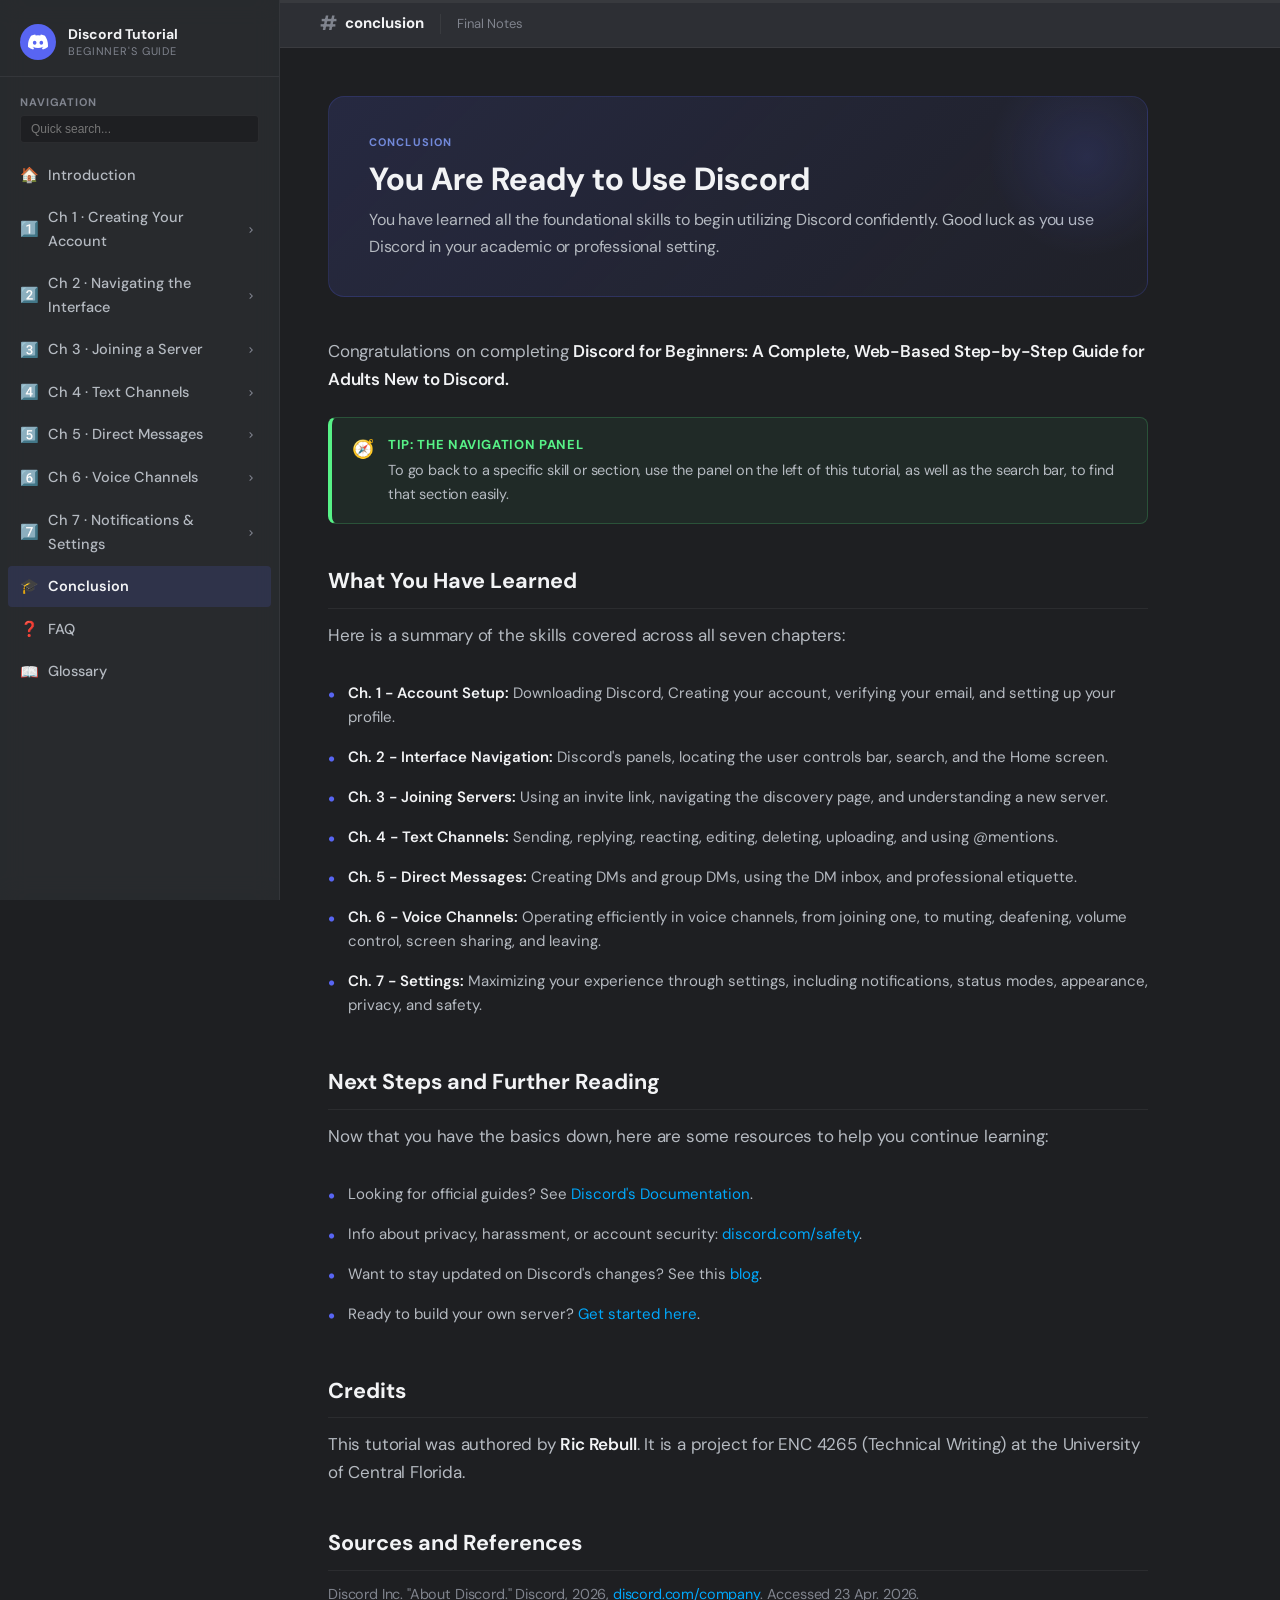
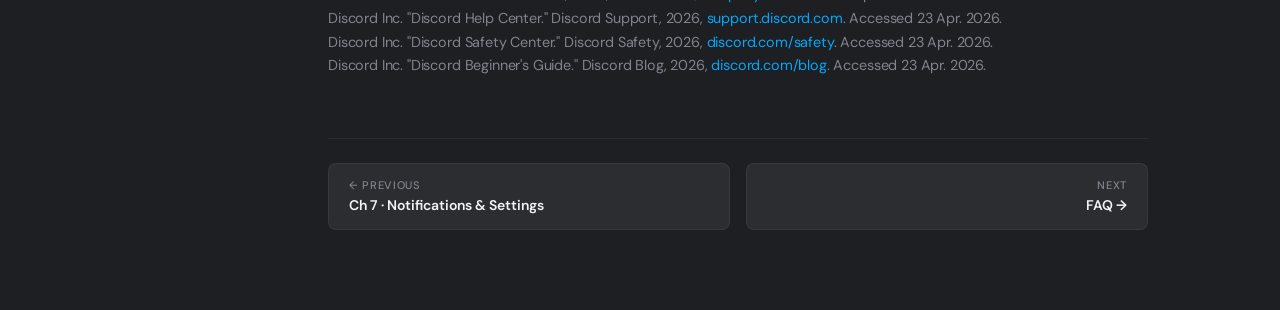
<file: conclusion.html>
<!DOCTYPE html>
<html lang="en">
<head>
<meta charset="UTF-8">
<meta name="viewport" content="width=device-width, initial-scale=1.0">
<title>Conclusion — Discord for Beginners</title>
<link rel="stylesheet" href="style.css">
</head>
<body>
<script>window.CURRENT_PAGE='conclusion';</script>
<script src="nav.js"></script>

<div class="main">
  <div class="topbar">
    <span class="topbar-hash">#</span>
    <span class="topbar-title">conclusion</span>
    <div class="topbar-divider"></div>
    <span class="topbar-desc">Final Notes</span>
  </div>
  <div class="content">

    <div class="page-hero">
      <div class="page-hero-eyebrow">Conclusion</div>
      <h1>You Are Ready to Use Discord</h1>
      <p>You have learned all the foundational skills to begin utilizing Discord confidently. Good luck as you use Discord in your academic or professional setting.</p>
    </div>

    <p>Congratulations on completing <strong>Discord for Beginners: A Complete, Web-Based Step-by-Step Guide for Adults New to Discord.</strong></p>

    <div class="callout tip">
      <div class="callout-icon">🧭</div>
      <div class="callout-body">
        <div class="callout-title">Tip: The Navigation Panel</div>
        <p>To go back to a specific skill or section, use the panel on the left of this tutorial, as well as the search bar, to find that section easily.</p>
      </div>
    </div>

    <h2>What You Have Learned</h2>
    <p>Here is a summary of the skills covered across all seven chapters:</p>
    <ul class="checklist">
      <li><strong>Ch. 1 - Account Setup:</strong> Downloading Discord, Creating your account, verifying your email, and setting up your profile.</li>
      <li><strong>Ch. 2 - Interface Navigation:</strong> Discord's panels, locating the user controls bar, search, and the Home screen.</li>
      <li><strong>Ch. 3 - Joining Servers:</strong> Using an invite link, navigating the discovery page, and understanding a new server.</li>
      <li><strong>Ch. 4 - Text Channels:</strong> Sending, replying, reacting, editing, deleting, uploading, and using @mentions.</li>
      <li><strong>Ch. 5 - Direct Messages:</strong> Creating DMs and group DMs, using the DM inbox, and professional etiquette.</li>
      <li><strong>Ch. 6 - Voice Channels:</strong> Operating efficiently in voice channels, from joining one, to muting, deafening, volume control, screen sharing, and leaving.</li>
      <li><strong>Ch. 7 - Settings:</strong> Maximizing your experience through settings, including notifications, status modes, appearance, privacy, and safety.</li>
    </ul>

    <h2>Next Steps and Further Reading</h2>
    <p>Now that you have the basics down, here are some resources to help you continue learning:</p>
    <ul class="checklist">
      <li>Looking for official guides? See <a href="https://support.discord.com" target="_blank">Discord's Documentation</a>.</li>
      <li>Info about privacy, harassment, or account security: <a href="https://discord.com/safety" target="_blank">discord.com/safety</a>.</li>
      <li>Want to stay updated on Discord's changes? See this <a href="https://discord.com/blog" target="_blank">blog</a>.</li>
      <li>Ready to build your own server? <a href="https://discord.com/community" target="_blank">Get started here</a>.</li>
    </ul>

    <h2>Credits</h2>
    <p>This tutorial was authored by <strong>Ric Rebull</strong>. It is a project for ENC 4265 (Technical Writing) at the University of Central Florida.</p>

    <h2>Sources and References</h2>
    <p style="font-size: 0.9em; color: var(--text-muted);">
      Discord Inc. "About Discord." Discord, 2026, <a href="https://discord.com/company" target="_blank">discord.com/company</a>. Accessed 23 Apr. 2026.<br>
      Discord Inc. "Discord Help Center." Discord Support, 2026, <a href="https://support.discord.com" target="_blank">support.discord.com</a>. Accessed 23 Apr. 2026.<br>
      Discord Inc. "Discord Safety Center." Discord Safety, 2026, <a href="https://discord.com/safety" target="_blank">discord.com/safety</a>. Accessed 23 Apr. 2026.<br>
      Discord Inc. "Discord Beginner's Guide." Discord Blog, 2026, <a href="https://discord.com/blog" target="_blank">discord.com/blog</a>. Accessed 23 Apr. 2026.
    </p>

    <div class="chapter-nav">
      <a href="ch7.html" class="chapter-nav-btn">
        <div>
          <span class="label">← Previous</span>
          <span class="title">Ch 7 · Notifications & Settings</span>
        </div>
      </a>
      <a href="faq.html" class="chapter-nav-btn next">
        <div>
          <span class="label">Next</span>
          <span class="title">FAQ →</span>
        </div>
      </a>
    </div>

  </div>
</div>
</body>
</html>
</file>
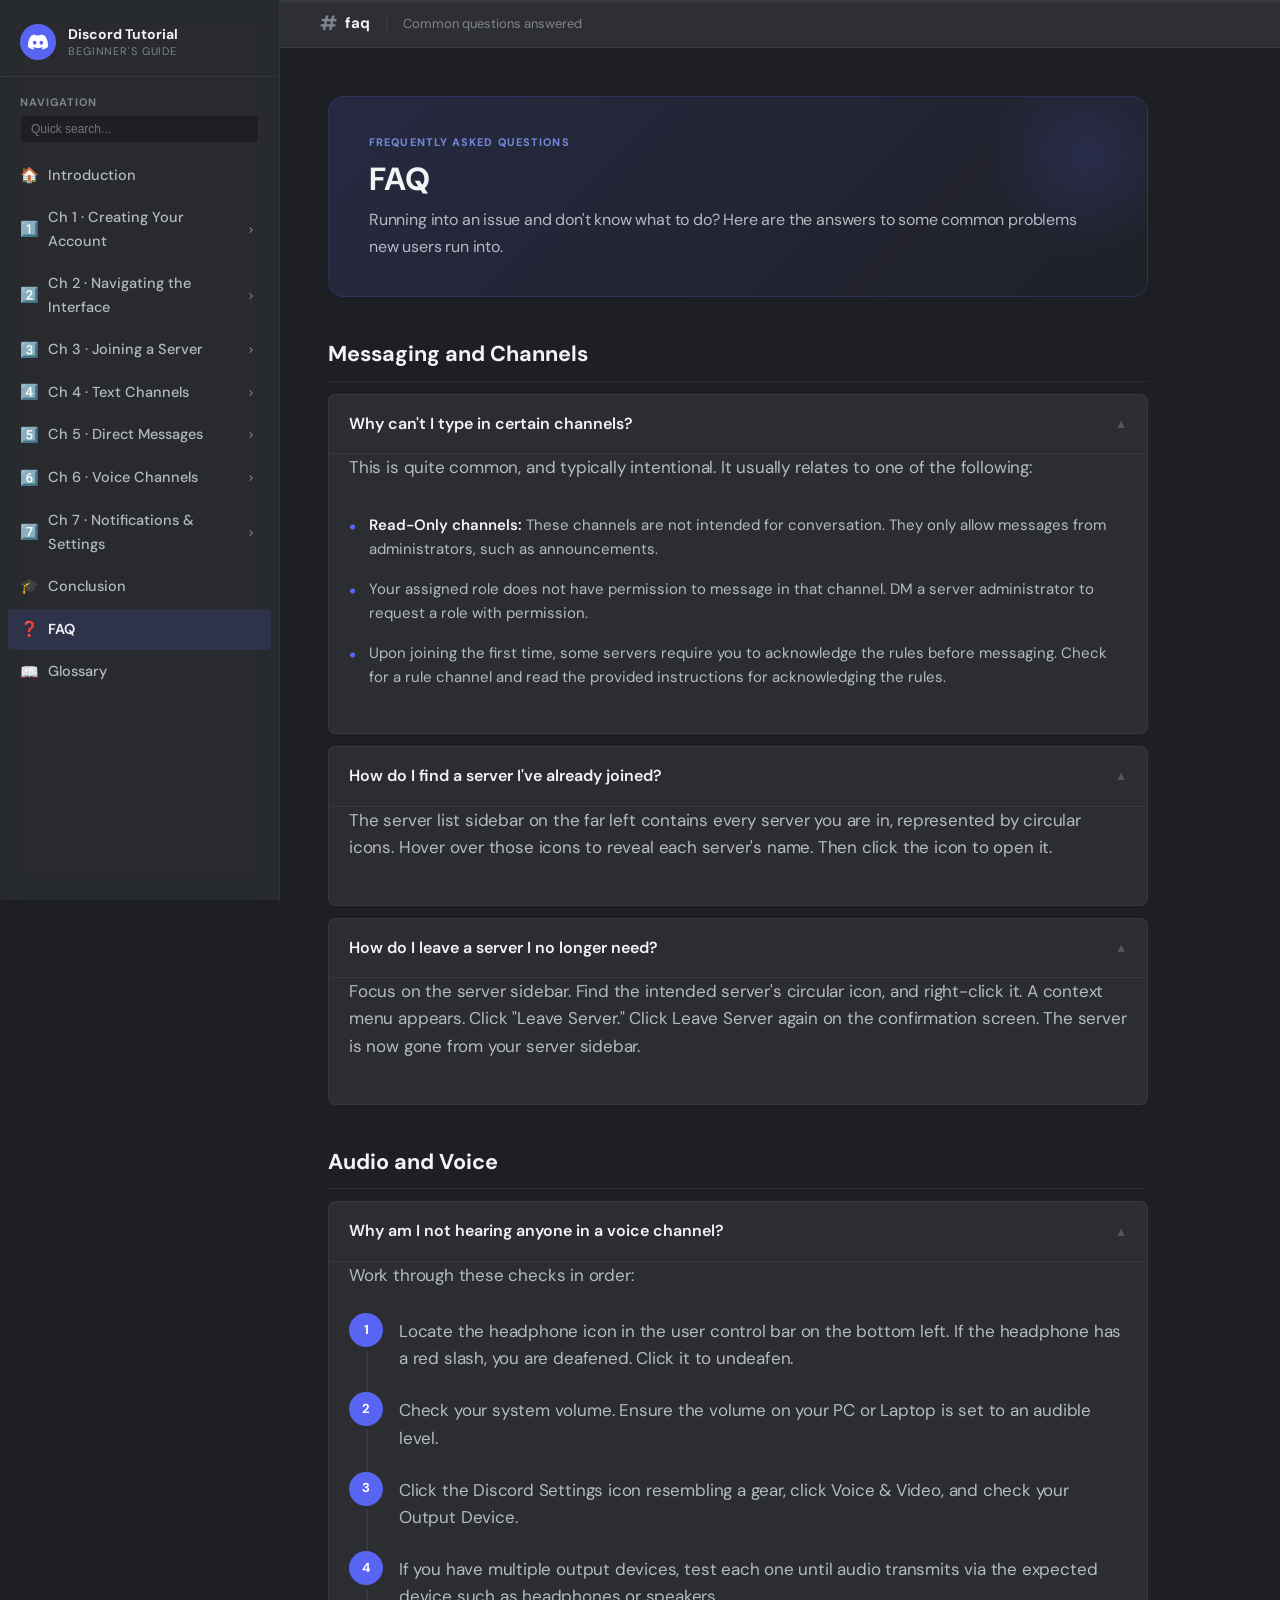
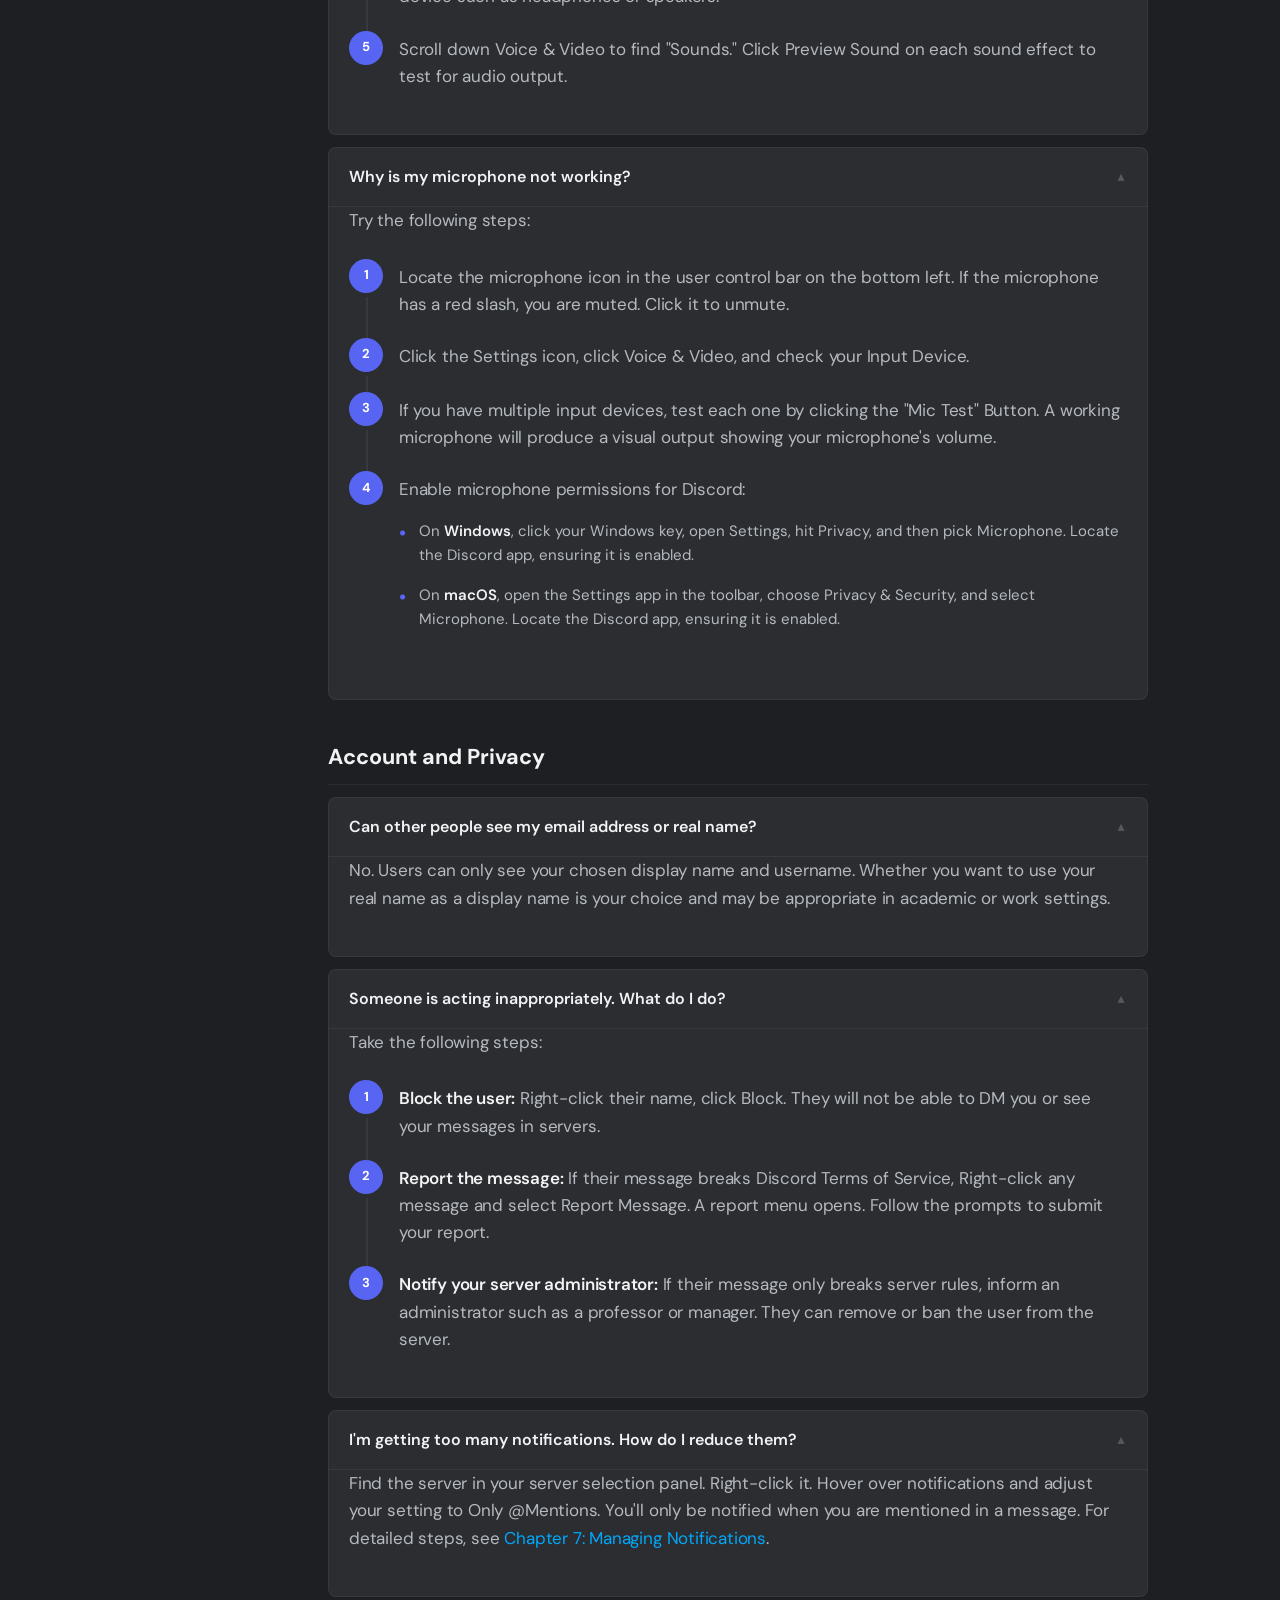
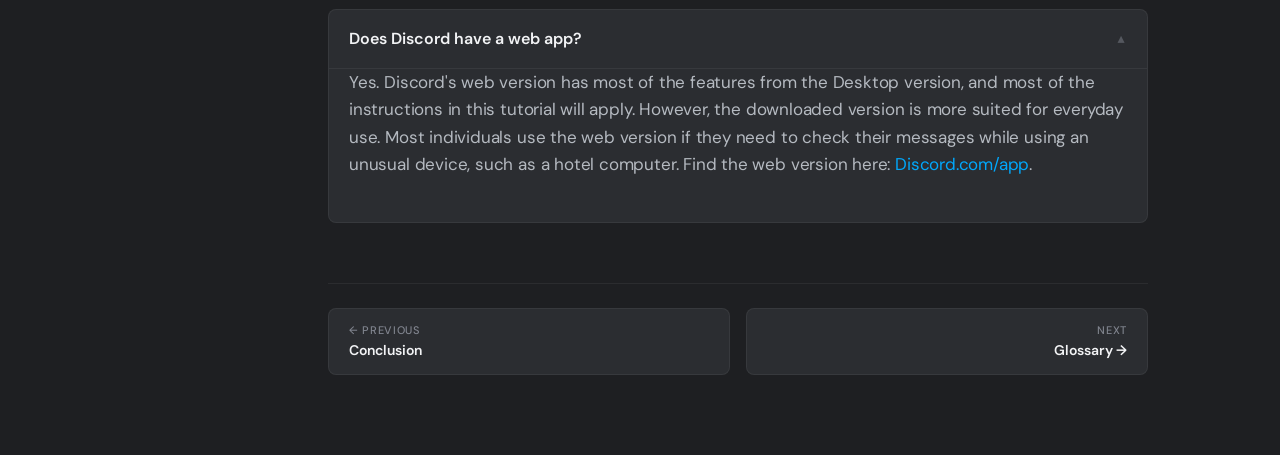
<file: faq.html>
<!DOCTYPE html>
<html lang="en">
<head>
<meta charset="UTF-8">
<meta name="viewport" content="width=device-width, initial-scale=1.0">
<title>FAQ — Discord for Beginners</title>
<link rel="stylesheet" href="style.css">
</head>
<body>
<script>window.CURRENT_PAGE='faq';</script>
<script src="nav.js"></script>

<div class="main">
  <div class="topbar">
    <span class="topbar-hash">#</span>
    <span class="topbar-title">faq</span>
    <div class="topbar-divider"></div>
    <span class="topbar-desc">Common questions answered</span>
  </div>
  <div class="content">

    <div class="page-hero">
      <div class="page-hero-eyebrow">Frequently Asked Questions</div>
      <h1>FAQ</h1>
      <p>Running into an issue and don't know what to do? Here are the answers to some common problems new users run into.</p>
    </div>

    <h2>Messaging and Channels</h2>

    <div class="faq-item open">
      <div class="faq-q">Why can't I type in certain channels? <span class="faq-arrow">▼</span></div>
      <div class="faq-a">
        <p>This is quite common, and typically intentional. It usually relates to one of the following:</p>
        <ul class="checklist">
          <li><strong>Read-Only channels:</strong> These channels are not intended for conversation. They only allow messages from administrators, such as announcements.</li>
          <li>Your assigned role does not have permission to message in that channel. DM a server administrator to request a role with permission.</li>
          <li>Upon joining the first time, some servers require you to acknowledge the rules before messaging. Check for a rule channel and read the provided instructions for acknowledging the rules.</li>
        </ul>
      </div>
    </div>

    <div class="faq-item open">
      <div class="faq-q">How do I find a server I've already joined? <span class="faq-arrow">▼</span></div>
      <div class="faq-a">
        <p>The server list sidebar on the far left contains every server you are in, represented by circular icons. Hover over those icons to reveal each server's name. Then click the icon to open it.</p>
      </div>
    </div>

    <div class="faq-item open">
      <div class="faq-q">How do I leave a server I no longer need? <span class="faq-arrow">▼</span></div>
      <div class="faq-a">
        <p>Focus on the server sidebar. Find the intended server's circular icon, and right-click it. A context menu appears. Click "Leave Server." Click Leave Server again on the confirmation screen. The server is now gone from your server sidebar.</p>
      </div>
    </div>

    <h2>Audio and Voice</h2>

    <div class="faq-item open">
      <div class="faq-q">Why am I not hearing anyone in a voice channel? <span class="faq-arrow">▼</span></div>
      <div class="faq-a">
        <p>Work through these checks in order:</p>
        <div class="steps">
          <div class="step">
            <div class="step-num">1</div>
            <div class="step-body"><p>Locate the headphone icon in the user control bar on the bottom left. If the headphone has a red slash, you are deafened. Click it to undeafen.</p></div>
          </div>
          <div class="step">
            <div class="step-num">2</div>
            <div class="step-body"><p>Check your system volume. Ensure the volume on your PC or Laptop is set to an audible level.</p></div>
          </div>
          <div class="step">
            <div class="step-num">3</div>
            <div class="step-body"><p>Click the Discord Settings icon resembling a gear, click Voice & Video, and check your Output Device.</p></div>
          </div>
          <div class="step">
            <div class="step-num">4</div>
            <div class="step-body"><p>If you have multiple output devices, test each one until audio transmits via the expected device such as headphones or speakers.</p></div>
          </div>
          <div class="step">
            <div class="step-num">5</div>
            <div class="step-body"><p>Scroll down Voice & Video to find "Sounds." Click Preview Sound on each sound effect to test for audio output.</p></div>
          </div>
        </div>
      </div>
    </div>

    <div class="faq-item open">
      <div class="faq-q">Why is my microphone not working? <span class="faq-arrow">▼</span></div>
      <div class="faq-a">
        <p>Try the following steps:</p>
        <div class="steps">
          <div class="step">
            <div class="step-num">1</div>
            <div class="step-body"><p>Locate the microphone icon in the user control bar on the bottom left. If the microphone has a red slash, you are muted. Click it to unmute.</p></div>
          </div>
          <div class="step">
            <div class="step-num">2</div>
            <div class="step-body"><p>Click the Settings icon, click Voice & Video, and check your Input Device.</p></div>
          </div>
          <div class="step">
            <div class="step-num">3</div>
            <div class="step-body"><p>If you have multiple input devices, test each one by clicking the "Mic Test" Button. A working microphone will produce a visual output showing your microphone's volume.</p></div>
          </div>
          <div class="step">
            <div class="step-num">4</div>
            <div class="step-body">
              <p>Enable microphone permissions for Discord:</p>
              <ul class="checklist">
                <li>On <strong>Windows</strong>, click your Windows key, open Settings, hit Privacy, and then pick Microphone. Locate the Discord app, ensuring it is enabled.</li>
                <li>On <strong>macOS</strong>, open the Settings app in the toolbar, choose Privacy & Security, and select Microphone. Locate the Discord app, ensuring it is enabled.</li>
              </ul>
            </div>
          </div>
        </div>
      </div>
    </div>

    <h2>Account and Privacy</h2>

    <div class="faq-item open">
      <div class="faq-q">Can other people see my email address or real name? <span class="faq-arrow">▼</span></div>
      <div class="faq-a">
        <p>No. Users can only see your chosen display name and username. Whether you want to use your real name as a display name is your choice and may be appropriate in academic or work settings.</p>
      </div>
    </div>

    <div class="faq-item open">
      <div class="faq-q">Someone is acting inappropriately. What do I do? <span class="faq-arrow">▼</span></div>
      <div class="faq-a">
        <p>Take the following steps:</p>
        <div class="steps">
          <div class="step">
            <div class="step-num">1</div>
            <div class="step-body"><p><strong>Block the user:</strong> Right-click their name, click Block. They will not be able to DM you or see your messages in servers.</p></div>
          </div>
          <div class="step">
            <div class="step-num">2</div>
            <div class="step-body"><p><strong>Report the message:</strong> If their message breaks Discord Terms of Service, Right-click any message and select Report Message. A report menu opens. Follow the prompts to submit your report.</p></div>
          </div>
          <div class="step">
            <div class="step-num">3</div>
            <div class="step-body"><p><strong>Notify your server administrator:</strong> If their message only breaks server rules, inform an administrator such as a professor or manager. They can remove or ban the user from the server.</p></div>
          </div>
        </div>
      </div>
    </div>

    <div class="faq-item open">
      <div class="faq-q">I'm getting too many notifications. How do I reduce them? <span class="faq-arrow">▼</span></div>
      <div class="faq-a">
        <p>Find the server in your server selection panel. Right-click it. Hover over notifications and adjust your setting to Only @Mentions. You'll only be notified when you are mentioned in a message. For detailed steps, see <a href="ch7.html">Chapter 7: Managing Notifications</a>.</p>
      </div>
    </div>

    <div class="faq-item open">
      <div class="faq-q">Does Discord have a web app? <span class="faq-arrow">▼</span></div>
      <div class="faq-a">
        <p>Yes. Discord's web version has most of the features from the Desktop version, and most of the instructions in this tutorial will apply. However, the downloaded version is more suited for everyday use. Most individuals use the web version if they need to check their messages while using an unusual device, such as a hotel computer. Find the web version here: <a href="https://discord.com/app" target="_blank">Discord.com/app</a>.</p>
      </div>
    </div>

    <div class="chapter-nav">
      <a href="conclusion.html" class="chapter-nav-btn">
        <div>
          <span class="label">← Previous</span>
          <span class="title">Conclusion</span>
        </div>
      </a>
      <a href="glossary.html" class="chapter-nav-btn next">
        <div>
          <span class="label">Next</span>
          <span class="title">Glossary →</span>
        </div>
      </a>
    </div>

  </div>
</div>
</body>
</html>
</file>
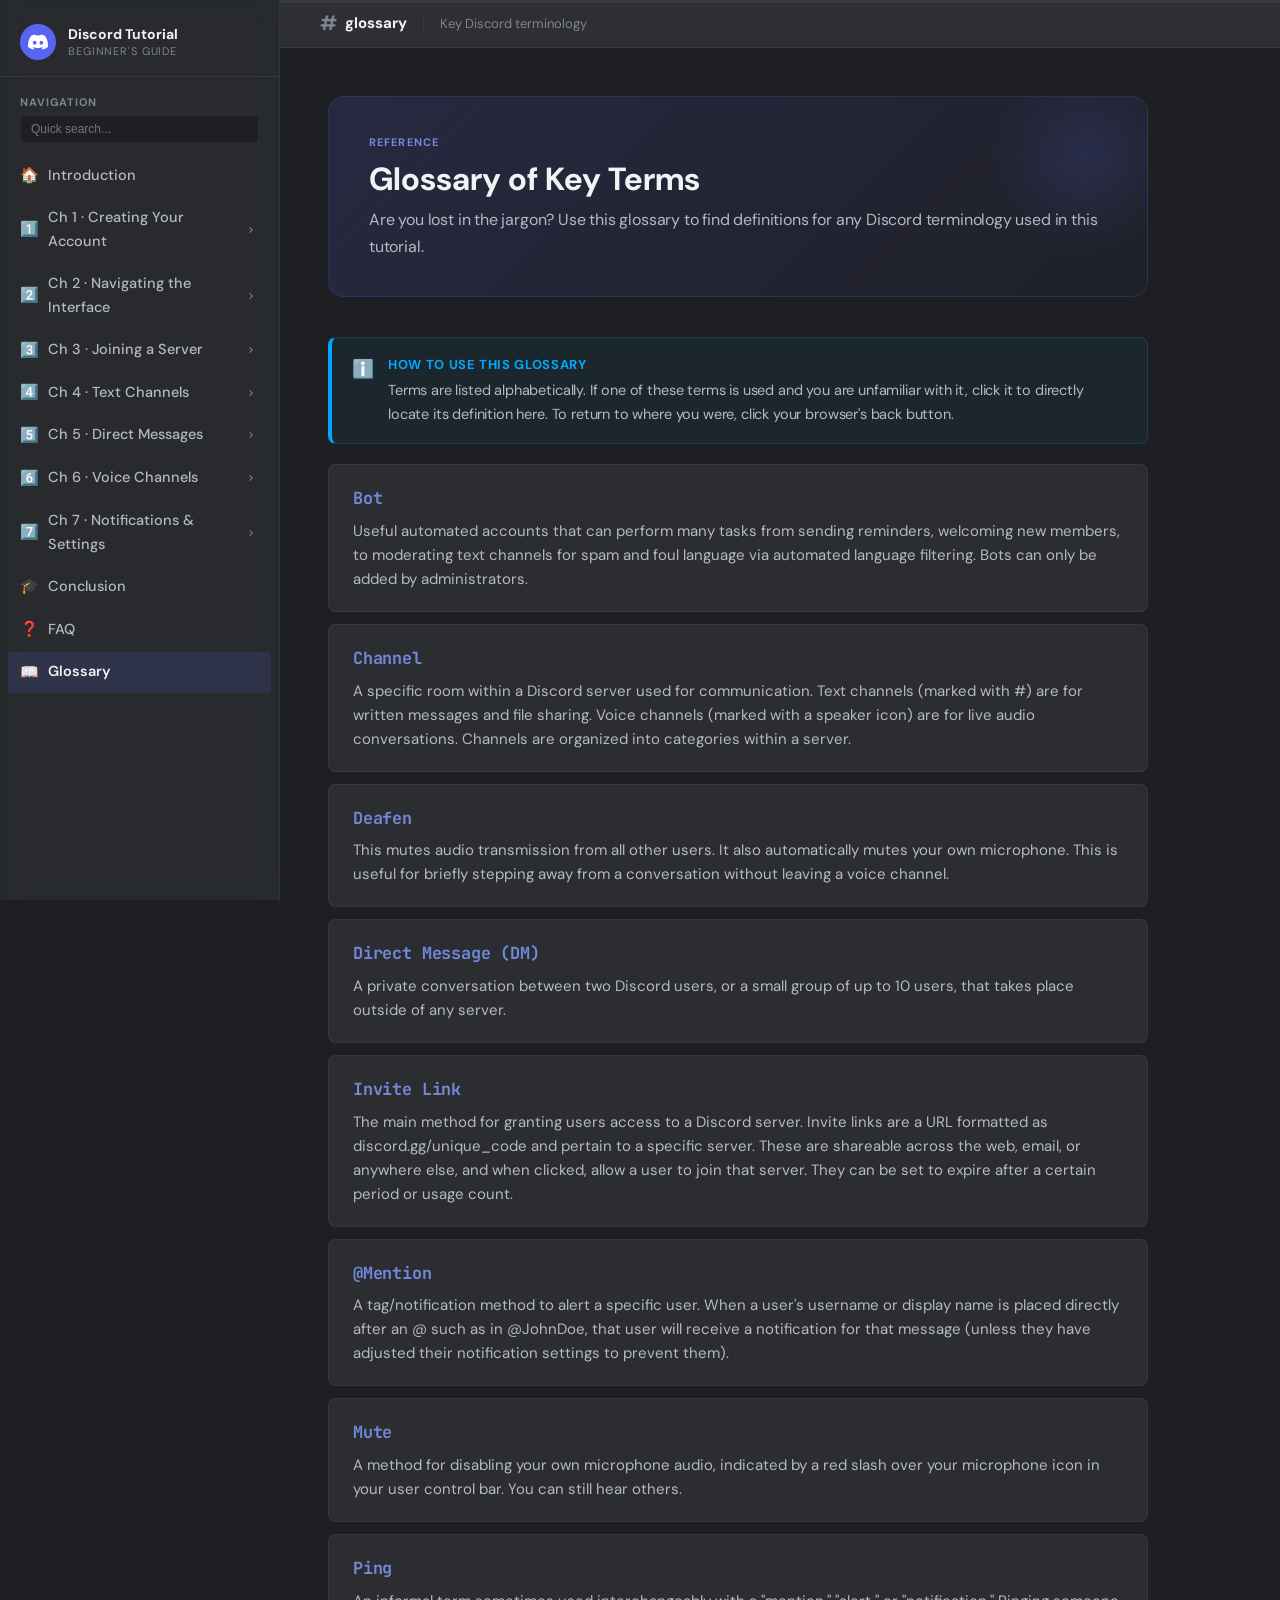
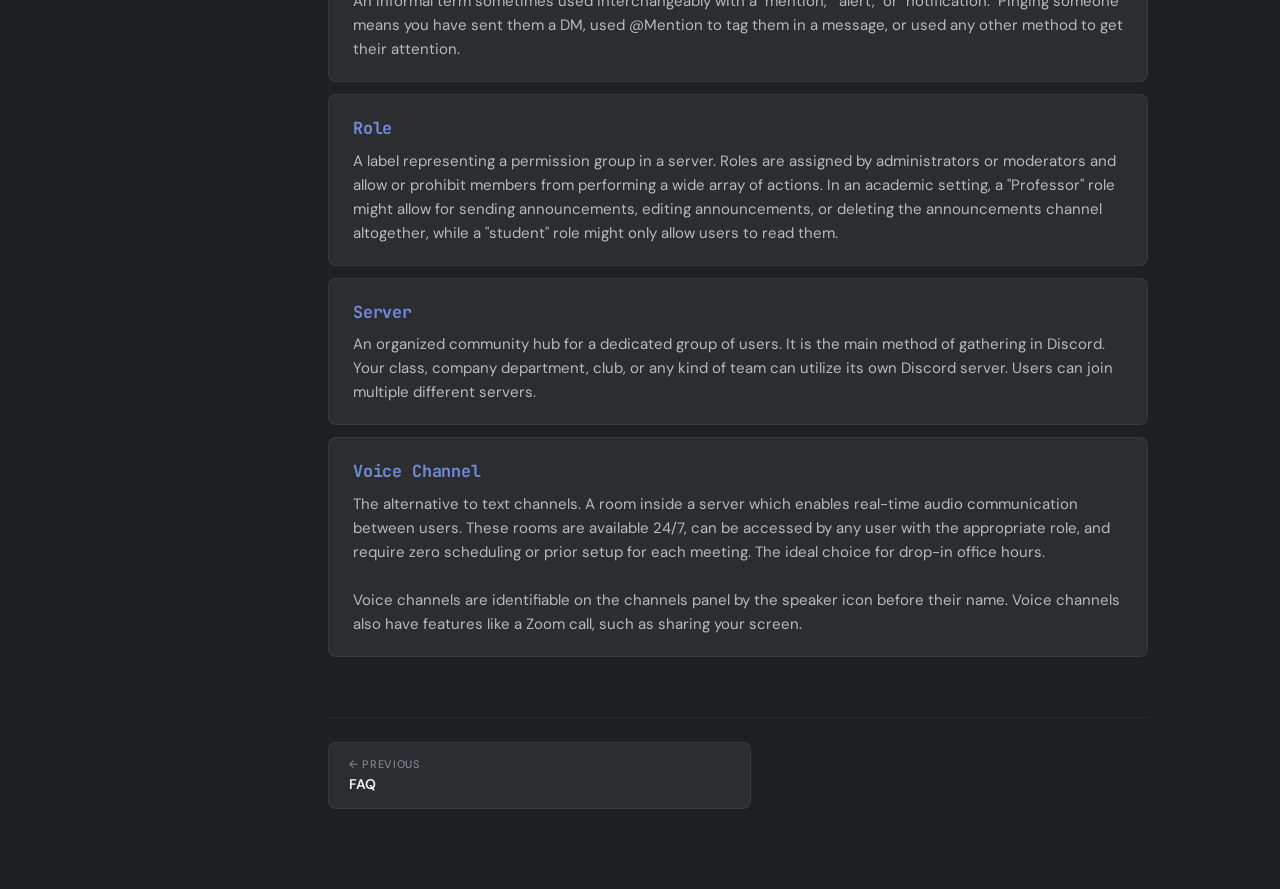
<file: glossary.html>
<!DOCTYPE html>
<html lang="en">
<head>
<meta charset="UTF-8">
<meta name="viewport" content="width=device-width, initial-scale=1.0">
<title>Glossary — Discord for Beginners</title>
<link rel="stylesheet" href="style.css">
</head>
<body>
<script>window.CURRENT_PAGE='glossary';</script>
<script src="nav.js"></script>

<div class="main">
  <div class="topbar">
    <span class="topbar-hash">#</span>
    <span class="topbar-title">glossary</span>
    <div class="topbar-divider"></div>
    <span class="topbar-desc">Key Discord terminology</span>
  </div>
  <div class="content">

    <div class="page-hero">
      <div class="page-hero-eyebrow">Reference</div>
      <h1>Glossary of Key Terms</h1>
      <p>Are you lost in the jargon? Use this glossary to find definitions for any Discord terminology used in this tutorial.</p>
    </div>

    <div class="callout info">
      <div class="callout-icon">ℹ️</div>
      <div class="callout-body">
        <div class="callout-title">How to Use This Glossary</div>
        <p>Terms are listed alphabetically. If one of these terms is used and you are unfamiliar with it, click it to directly locate its definition here. To return to where you were, click your browser's back button.</p>
      </div>
    </div>

    <div class="glossary-list">

      <div class="glossary-card" id="bot">
        <div class="glossary-term">Bot</div>
        <div class="glossary-def">Useful automated accounts that can perform many tasks from sending reminders, welcoming new members, to moderating text channels for spam and foul language via automated language filtering. Bots can only be added by administrators.</div>
      </div>

      <div class="glossary-card" id="channel">
        <div class="glossary-term">Channel</div>
        <div class="glossary-def">A specific room within a Discord server used for communication. Text channels (marked with #) are for written messages and file sharing. Voice channels (marked with a speaker icon) are for live audio conversations. Channels are organized into categories within a server.</div>
      </div>

      <div class="glossary-card" id="deafen">
        <div class="glossary-term">Deafen</div>
        <div class="glossary-def">This mutes audio transmission from all other users. It also automatically mutes your own microphone. This is useful for briefly stepping away from a conversation without leaving a voice channel.</div>
      </div>

      <div class="glossary-card" id="direct-message">
        <div class="glossary-term">Direct Message (DM)</div>
        <div class="glossary-def">A private conversation between two Discord users, or a small group of up to 10 users, that takes place outside of any server.</div>
      </div>

      <div class="glossary-card" id="invite-link">
        <div class="glossary-term">Invite Link</div>
        <div class="glossary-def">The main method for granting users access to a Discord server. Invite links are a URL formatted as discord.gg/unique_code and pertain to a specific server. These are shareable across the web, email, or anywhere else, and when clicked, allow a user to join that server. They can be set to expire after a certain period or usage count.</div>
      </div>

      <div class="glossary-card" id="mention">
        <div class="glossary-term">@Mention</div>
        <div class="glossary-def">A tag/notification method to alert a specific user. When a user's username or display name is placed directly after an @ such as in @JohnDoe, that user will receive a notification for that message (unless they have adjusted their notification settings to prevent them).</div>
      </div>

      <div class="glossary-card" id="mute">
        <div class="glossary-term">Mute</div>
        <div class="glossary-def">A method for disabling your own microphone audio, indicated by a red slash over your microphone icon in your user control bar. You can still hear others.</div>
      </div>

      <div class="glossary-card" id="ping">
        <div class="glossary-term">Ping</div>
        <div class="glossary-def">An informal term sometimes used interchangeably with a "mention," "alert," or "notification." Pinging someone means you have sent them a DM, used @Mention to tag them in a message, or used any other method to get their attention.</div>
      </div>

      <div class="glossary-card" id="role">
        <div class="glossary-term">Role</div>
        <div class="glossary-def">A label representing a permission group in a server. Roles are assigned by administrators or moderators and allow or prohibit members from performing a wide array of actions. In an academic setting, a "Professor" role might allow for sending announcements, editing announcements, or deleting the announcements channel altogether, while a "student" role might only allow users to read them.</div>
      </div>

      <div class="glossary-card" id="server">
        <div class="glossary-term">Server</div>
        <div class="glossary-def">An organized community hub for a dedicated group of users. It is the main method of gathering in Discord. Your class, company department, club, or any kind of team can utilize its own Discord server. Users can join multiple different servers.</div>
      </div>

      <div class="glossary-card" id="voice-channel">
        <div class="glossary-term">Voice Channel</div>
        <div class="glossary-def">The alternative to text channels. A room inside a server which enables real-time audio communication between users. These rooms are available 24/7, can be accessed by any user with the appropriate role, and require zero scheduling or prior setup for each meeting. The ideal choice for drop-in office hours.<br><br>Voice channels are identifiable on the channels panel by the speaker icon before their name. Voice channels also have features like a Zoom call, such as sharing your screen.</div>
      </div>

    </div>

    <div class="chapter-nav">
      <a href="faq.html" class="chapter-nav-btn">
        <div>
          <span class="label">← Previous</span>
          <span class="title">FAQ</span>
        </div>
      </a>
      <div style="flex:1"></div>
    </div>

  </div>
</div>
</body>
</html>
</file>
<file: style.css>
@import url('https://fonts.googleapis.com/css2?family=gg+Sans:wght@400;500;600;700&family=Noto+Sans:ital,wght@0,400;0,600;0,700;1,400&display=swap');
@import url('https://fonts.googleapis.com/css2?family=DM+Sans:ital,opsz,wght@0,9..40,400;0,9..40,500;0,9..40,600;0,9..40,700;1,9..40,400&family=JetBrains+Mono:wght@400;500&display=swap');

/* ── TOKENS ─────────────────────────────────────────────────────────── */
:root {
  --bg-primary:    #1e1f22;
  --bg-secondary:  #2b2d31;
  --bg-tertiary:   #313338;
  --bg-elevated:   #383a40;
  --sidebar-bg:    #2b2d31;
  --nav-bg:        #1e1f22;

  --blurple:       #5865f2;
  --blurple-hover: #4752c4;
  --blurple-light: #7289da;
  --green:         #57f287;
  --yellow:        #fee75c;
  --red:           #ed4245;
  --fuchsia:       #eb459e;

  --text-primary:  #f2f3f5;
  --text-secondary:#b5bac1;
  --text-muted:    #80848e;
  --text-link:     #00a8fc;
  --info:          #00a8fc;
  --tip:           #57f287;
  --warning:       #fee75c;
  --danger:        #ed4245;

  --border:        rgba(255,255,255,0.06);
  --shadow:        0 8px 32px rgba(0,0,0,0.4);

  --font-body:     'DM Sans', sans-serif;
  --font-mono:     'JetBrains Mono', monospace;

  --radius-sm:     4px;
  --radius-md:     8px;
  --radius-lg:     16px;
  --radius-xl:     24px;

  --nav-width:     280px;
  --content-max:   820px;
}

/* ── RESET ───────────────────────────────────────────────────────────── */
*, *::before, *::after { box-sizing: border-box; margin: 0; padding: 0; }
html { scroll-behavior: smooth; }
body {
  font-family: var(--font-body);
  background: var(--bg-primary);
  color: var(--text-primary);
  font-size: 16px;
  line-height: 1.65;
  min-height: 100vh;
  display: flex;
}

/* ── SIDEBAR NAV ─────────────────────────────────────────────────────── */
.sidebar {
  width: var(--nav-width);
  min-height: 100vh;
  background: rgba(43, 45, 49, 0.8);
  backdrop-filter: blur(12px);
  -webkit-backdrop-filter: blur(12px);
  position: fixed;
  top: 0; left: 0;
  display: flex;
  flex-direction: column;
  overflow-y: auto;
  z-index: 1000;
  border-right: 1px solid var(--border);
}

.sidebar-logo {
  padding: 24px 20px 16px;
  border-bottom: 1px solid var(--border);
  display: flex;
  align-items: center;
  gap: 12px;
  text-decoration: none;
}

.sidebar-logo-icon {
  width: 36px; height: 36px;
  background: var(--blurple);
  border-radius: 50%;
  display: flex; align-items: center; justify-content: center;
  flex-shrink: 0;
}

.sidebar-logo-icon svg { width: 20px; height: 20px; fill: white; }

.sidebar-logo-text {
  font-size: 14px;
  font-weight: 700;
  color: var(--text-primary);
  line-height: 1.2;
}
.sidebar-logo-text span {
  display: block;
  font-weight: 400;
  font-size: 11px;
  color: var(--text-muted);
  text-transform: uppercase;
  letter-spacing: 0.08em;
  margin-top: 2px;
}

.nav-section {
  padding: 16px 8px 8px;
}

.nav-section-label {
  font-size: 11px;
  font-weight: 700;
  text-transform: uppercase;
  letter-spacing: 0.08em;
  color: var(--text-muted);
  padding: 0 12px;
  margin-bottom: 4px;
}

.nav-item {
  display: flex;
  align-items: center;
  gap: 10px;
  padding: 8px 12px;
  border-radius: var(--radius-sm);
  text-decoration: none;
  color: var(--text-secondary);
  font-size: 14.5px;
  font-weight: 500;
  transition: all 0.2s cubic-bezier(0.4, 0, 0.2, 1);
  margin-bottom: 2px;
  position: relative;
}
.nav-item:hover {
  background: var(--bg-elevated);
  color: var(--text-primary);
  transform: translateX(4px);
}
.nav-item.active {
  background: rgba(88,101,242,0.15);
  color: var(--text-primary);
  font-weight: 600;
}
.nav-item.active .nav-icon { color: var(--blurple); }

.nav-item-container { margin-bottom: 2px; }

.nav-item-header {
  display: flex;
  align-items: center;
  width: 100%;
}

.nav-item-link {
  flex: 1;
  display: flex;
  align-items: center;
  gap: 10px;
  padding: 8px 12px;
  border-radius: var(--radius-sm);
  text-decoration: none;
  color: var(--text-secondary);
  font-size: 14.5px;
  font-weight: 500;
  transition: all 0.2s;
}

.nav-item-link:hover { background: var(--bg-elevated); color: var(--text-primary); }
.nav-item-link.active { background: rgba(88,101,242,0.15); color: var(--text-primary); font-weight: 600; }

.nav-toggle-btn {
  background: transparent;
  border: none;
  color: var(--text-muted);
  width: 32px; height: 32px;
  display: flex; align-items: center; justify-content: center;
  cursor: pointer;
  border-radius: var(--radius-sm);
  transition: all 0.2s;
  margin-right: 4px;
}
.nav-toggle-btn:hover { background: var(--bg-elevated); color: var(--text-primary); }
.nav-toggle-btn svg { width: 12px; height: 12px; fill: currentColor; transition: transform 0.2s; }
.nav-item-container.open .nav-toggle-btn svg { transform: rotate(90deg); }

.nav-sub-items {
  padding-left: 28px;
  display: none;
  margin-top: 2px;
  margin-bottom: 8px;
}
.nav-item-container.open .nav-sub-items { display: block; }

.nav-sub-item {
  display: block;
  padding: 6px 12px;
  color: var(--text-muted);
  font-size: 13px;
  text-decoration: none;
  border-left: 1px solid var(--border);
  transition: all 0.2s;
}
.nav-sub-item:hover { color: var(--text-primary); border-left-color: var(--blurple); }
.nav-sub-item.active { color: var(--blurple-light); font-weight: 600; border-left-color: var(--blurple); }

.nav-icon {
  font-size: 15px;
  width: 18px;
  text-align: center;
  flex-shrink: 0;
  color: var(--text-muted);
}

.nav-badge {
  margin-left: auto;
  background: var(--blurple);
  color: white;
  font-size: 10px;
  font-weight: 700;
  padding: 1px 6px;
  border-radius: 99px;
}

/* ── MAIN CONTENT ────────────────────────────────────────────────────── */
.main {
  margin-left: var(--nav-width);
  flex: 1;
  min-height: 100vh;
  display: flex;
  flex-direction: column;
}

.topbar {
  background: rgba(49, 51, 56, 0.85);
  backdrop-filter: blur(12px);
  -webkit-backdrop-filter: blur(12px);
  border-bottom: 1px solid var(--border);
  padding: 0 40px;
  height: 48px;
  display: flex;
  align-items: center;
  gap: 8px;
  position: sticky;
  top: 0;
  z-index: 900;
}
.topbar-hash { color: var(--text-muted); font-size: 20px; font-weight: 700; }
.topbar-title { font-size: 15px; font-weight: 700; color: var(--text-primary); }
.topbar-divider { width: 1px; height: 20px; background: var(--border); margin: 0 8px; }
.topbar-desc { font-size: 13px; color: var(--text-muted); }

/* ── PROGRESS BAR ───────────────────────────────────────────────────── */
.scroll-progress {
  position: fixed;
  top: 0; left: var(--nav-width);
  width: calc(100% - var(--nav-width));
  height: 3px;
  background: rgba(255,255,255,0.05);
  z-index: 1100;
}
.scroll-progress-bar {
  height: 100%;
  background: linear-gradient(to right, var(--blurple), var(--fuchsia));
  width: 0%;
  transition: width 0.1s;
}
@media (max-width: 768px) {
  .scroll-progress { left: 0; width: 100%; }
}

.content {
  padding: 48px 48px 80px;
  max-width: calc(var(--content-max) + 96px);
  animation: content-fade-in 0.6s cubic-bezier(0.2, 0, 0.2, 1) forwards;
  opacity: 0; transform: translateY(10px);
}

@keyframes content-fade-in {
  to { opacity: 1; transform: translateY(0); }
}

/* ── TOOLTIPS ────────────────────────────────────────────────────────── */
[data-tooltip] { position: relative; cursor: help; text-decoration: underline dotted var(--text-muted); }
[data-tooltip]::before {
  content: attr(data-tooltip);
  position: absolute;
  bottom: 125%; left: 50%;
  transform: translateX(-50%) translateY(10px);
  padding: 8px 12px;
  background: var(--bg-secondary);
  border: 1px solid var(--border);
  border-radius: var(--radius-md);
  color: var(--text-primary);
  font-size: 13px;
  white-space: pre-wrap;
  width: 220px;
  box-shadow: var(--shadow);
  opacity: 0; pointer-events: none;
  transition: all 0.2s;
  z-index: 2000;
}
[data-tooltip]:hover::before { opacity: 1; transform: translateX(-50%) translateY(0); }

/* ── TYPOGRAPHY ──────────────────────────────────────────────────────── */
h1 {
  font-size: 2rem;
  font-weight: 700;
  color: var(--text-primary);
  line-height: 1.25;
  margin-bottom: 12px;
}
h2 {
  font-size: 1.35rem;
  font-weight: 700;
  color: var(--text-primary);
  margin-top: 40px;
  margin-bottom: 12px;
  padding-bottom: 8px;
  border-bottom: 1px solid var(--border);
  scroll-margin-top: 80px;
}
h3 {
  font-size: 1.05rem;
  font-weight: 600;
  color: var(--text-primary);
  margin-top: 28px;
  margin-bottom: 8px;
  scroll-margin-top: 80px;
}
p {
  color: var(--text-secondary);
  margin-bottom: 1.5rem;
  max-width: var(--content-max);
  font-size: 17px;
  letter-spacing: -0.011em;
}
a { color: var(--text-link); text-decoration: none; }
a:hover { text-decoration: underline; }
strong { color: var(--text-primary); font-weight: 600; }
em { color: var(--text-secondary); font-style: italic; }

/* ── PAGE HERO ───────────────────────────────────────────────────────── */
.page-hero {
  background: linear-gradient(135deg, rgba(88,101,242,0.15) 0%, rgba(88,101,242,0.03) 100%);
  border: 1px solid rgba(88,101,242,0.2);
  border-radius: var(--radius-lg);
  padding: 36px 40px;
  margin-bottom: 40px;
  position: relative;
  overflow: hidden;
}
.page-hero::before {
  content: '';
  position: absolute;
  top: -40px; right: -40px;
  width: 200px; height: 200px;
  background: radial-gradient(circle, rgba(88,101,242,0.15), transparent 70%);
  pointer-events: none;
}
.page-hero-eyebrow {
  font-size: 11px;
  font-weight: 700;
  text-transform: uppercase;
  letter-spacing: 0.1em;
  color: var(--blurple-light);
  margin-bottom: 8px;
}
.page-hero h1 { margin-bottom: 8px; }
.page-hero p { margin-bottom: 0; font-size: 16px; }

/* ── CALLOUT BOXES ───────────────────────────────────────────────────── */
.callout {
  border-radius: var(--radius-md);
  padding: 16px 20px;
  margin: 20px 0;
  display: flex;
  gap: 14px;
  max-width: var(--content-max);
}
.callout-icon { font-size: 18px; flex-shrink: 0; margin-top: 1px; }
.callout-body { flex: 1; }
.callout-body p { margin-bottom: 0; font-size: 14.5px; }
.callout-title { font-weight: 700; font-size: 13px; text-transform: uppercase; letter-spacing: 0.05em; margin-bottom: 4px; }

.callout.info    { background: rgba(0, 168, 252, 0.05);  border: 1px solid rgba(0, 168, 252, 0.2);  border-left-width: 4px; border-left-color: var(--info); }
.callout.tip     { background: rgba(87, 242, 135, 0.05); border: 1px solid rgba(87, 242, 135, 0.2); border-left-width: 4px; border-left-color: var(--tip); }
.callout.warning { background: rgba(254, 231, 92, 0.05); border: 1px solid rgba(254, 231, 92, 0.2); border-left-width: 4px; border-left-color: var(--warning); }
.callout.danger  { background: rgba(237, 66, 69, 0.05);  border: 1px solid rgba(237, 66, 69, 0.2);  border-left-width: 4px; border-left-color: var(--danger); }

.callout.info    .callout-title { color: var(--info); }
.callout.tip     .callout-title { color: var(--tip); }
.callout.warning .callout-title { color: var(--warning); }
.callout.danger  .callout-title { color: var(--danger); }

/* ── STEP BLOCKS ─────────────────────────────────────────────────────── */
.steps { margin: 24px 0; max-width: var(--content-max); }
.step {
  display: flex;
  gap: 16px;
  margin-bottom: 20px;
  position: relative;
}
.step:not(:last-child)::before {
  content: '';
  position: absolute;
  left: 17px; top: 38px;
  width: 2px;
  height: calc(100% + 4px);
  background: var(--border);
}
.step-num {
  width: 34px; height: 34px;
  background: var(--blurple);
  border-radius: 50%;
  display: flex; align-items: center; justify-content: center;
  font-size: 13px;
  font-weight: 700;
  color: white;
  flex-shrink: 0;
  z-index: 1;
}
.step-body { flex: 1; padding-top: 5px; }
.step-body p { margin-bottom: 8px; }
.step-body p:last-child { margin-bottom: 0; }

/* ── IMAGE PLACEHOLDER ───────────────────────────────────────────────── */
.img-placeholder {
  background: var(--bg-secondary);
  border: 2px dashed var(--bg-elevated);
  border-radius: var(--radius-md);
  display: flex;
  flex-direction: column;
  align-items: center;
  justify-content: center;
  gap: 8px;
  padding: 40px 20px;
  margin: 20px 0;
  max-width: var(--content-max);
  color: var(--text-muted);
  font-size: 13px;
}
.img-placeholder-icon { font-size: 28px; }
.img-placeholder-label { font-weight: 600; color: var(--text-secondary); }

/* ── IMAGE CAPTIONS ──────────────────────────────────────────────────── */
.img-caption {
  display: block;
  font-size: 13px;
  color: var(--text-muted);
  margin-top: -10px;
  margin-bottom: 24px;
  text-align: center;
  font-style: italic;
  max-width: var(--content-max);
}


/* ── DEFINITION LIST ─────────────────────────────────────────────────── */
.def-list { max-width: var(--content-max); }
.def-item {
  padding: 16px 0;
  border-bottom: 1px solid var(--border);
  display: grid;
  grid-template-columns: 160px 1fr;
  gap: 16px;
  align-items: start;
}
.def-item:last-child { border-bottom: none; }
.def-term {
  font-weight: 700;
  color: var(--blurple-light);
  font-family: var(--font-mono);
  font-size: 14px;
  padding-top: 2px;
}
.def-desc {
  color: var(--text-secondary);
  font-size: 15px;
}

/* ── FAQ ITEMS ───────────────────────────────────────────────────────── */
.faq-item {
  background: var(--bg-secondary);
  border-radius: var(--radius-md);
  margin-bottom: 12px;
  overflow: hidden;
  max-width: var(--content-max);
  border: 1px solid var(--border);
}
.faq-q {
  padding: 16px 20px;
  font-weight: 600;
  cursor: pointer;
  display: flex;
  justify-content: space-between;
  align-items: center;
  gap: 12px;
  user-select: none;
  transition: background 0.15s;
}
.faq-q:hover { background: var(--bg-elevated); }
.faq-q .faq-arrow { color: var(--text-muted); font-size: 12px; transition: transform 0.2s; flex-shrink: 0; }
.faq-item.open .faq-arrow { transform: rotate(180deg); }
.faq-a {
  display: none;
  padding: 0 20px 16px;
  color: var(--text-secondary);
  font-size: 15px;
  border-top: 1px solid var(--border);
  padding-top: 14px;
}
.faq-item.open .faq-a { display: block; }

/* ── KEYBOARD SHORTCUT ───────────────────────────────────────────────── */
kbd {
  background: var(--bg-elevated);
  border: 1px solid rgba(255,255,255,0.12);
  border-bottom-width: 2px;
  border-radius: 4px;
  padding: 2px 7px;
  font-family: var(--font-mono);
  font-size: 12px;
  color: var(--text-primary);
}

/* ── INLINE CODE ─────────────────────────────────────────────────────── */
code {
  background: var(--bg-elevated);
  border-radius: 3px;
  padding: 2px 6px;
  font-family: var(--font-mono);
  font-size: 13px;
  color: #e3e5e8;
}

/* ── TAG / BADGE ─────────────────────────────────────────────────────── */
.tag {
  display: inline-block;
  background: rgba(88,101,242,0.2);
  color: var(--blurple-light);
  border-radius: 99px;
  padding: 2px 10px;
  font-size: 12px;
  font-weight: 600;
}

/* ── PROGRESS BAR (chapter nav) ──────────────────────────────────────── */
.chapter-nav {
  display: flex;
  justify-content: space-between;
  align-items: center;
  margin-top: 60px;
  padding-top: 24px;
  border-top: 1px solid var(--border);
  max-width: var(--content-max);
  gap: 16px;
}
.chapter-nav-btn {
  display: flex;
  align-items: center;
  gap: 10px;
  background: var(--bg-secondary);
  border: 1px solid var(--border);
  border-radius: var(--radius-md);
  padding: 12px 20px;
  text-decoration: none;
  color: var(--text-secondary);
  font-size: 14px;
  font-weight: 500;
  transition: all 0.15s;
  flex: 1;
}
.chapter-nav-btn:hover {
  background: var(--bg-elevated);
  color: var(--text-primary);
  text-decoration: none;
  border-color: var(--blurple);
}
.chapter-nav-btn.next { justify-content: flex-end; text-align: right; }
.chapter-nav-btn .label { font-size: 11px; text-transform: uppercase; letter-spacing: 0.06em; color: var(--text-muted); display: block; }
.chapter-nav-btn .title { color: var(--text-primary); font-weight: 600; }

/* ── CHECKLIST ───────────────────────────────────────────────────────── */
.checklist { list-style: none; max-width: var(--content-max); margin-bottom: 16px; }
.checklist li {
  position: relative;
  padding: 8px 0 8px 20px;
  color: var(--text-secondary);
  font-size: 15px;
  line-height: 1.6;
}
.checklist li::before {
  content: '•';
  color: var(--blurple);
  font-weight: 900;
  position: absolute;
  left: 0;
  top: 8px;
  font-size: 1.2em;
  line-height: 1.6;
}

/* ── MOBILE TOGGLE ───────────────────────────────────────────────────── */
.mobile-nav-toggle {
  display: none;
  position: fixed;
  bottom: 20px; right: 20px;
  background: var(--blurple);
  color: white;
  border: none;
  border-radius: 50%;
  width: 52px; height: 52px;
  font-size: 22px;
  cursor: pointer;
  z-index: 200;
  box-shadow: var(--shadow);
}

/* ── FAQ ACCORDIONS ─────────────────────────────────────────────────── */
.faq-item {
  background: var(--bg-secondary);
  border: 1px solid var(--border);
  border-radius: var(--radius-md);
  margin-bottom: 12px;
  overflow: hidden;
  transition: all 0.2s;
}
.faq-q {
  padding: 16px 20px;
  font-weight: 600;
  cursor: pointer;
  display: flex;
  justify-content: space-between;
  align-items: center;
  user-select: none;
  color: var(--text-primary);
}
.faq-q:hover { background: var(--bg-elevated); }
.faq-a {
  padding: 0 20px 20px;
  display: none;
  border-top: 1px solid transparent;
  color: var(--text-secondary);
  font-size: 15px;
  line-height: 1.6;
}
.faq-item.open .faq-a { display: block; border-top-color: var(--border); }
.faq-arrow {
  font-size: 10px;
  transition: transform 0.2s;
  opacity: 0.5;
}
.faq-item.open .faq-arrow { transform: rotate(180deg); }

/* ── GLOSSARY CARDS ─────────────────────────────────────────────────── */
.glossary-list {
  max-width: var(--content-max);
}
.glossary-card {
  background: var(--bg-secondary);
  border: 1px solid var(--border);
  border-radius: var(--radius-md);
  padding: 20px 24px;
  margin-bottom: 12px;
  transition: all 0.4s cubic-bezier(0.4, 0, 0.2, 1);
  scroll-margin-top: 80px;
}
.glossary-card:target {
  border-color: var(--blurple);
  background: rgba(88,101,242,0.1);
  box-shadow: 0 0 0 2px rgba(88,101,242,0.3);
  animation: glossary-flash 1.5s ease-out;
}
@keyframes glossary-flash {
  0% { background: rgba(88,101,242,0.25); }
  100% { background: rgba(88,101,242,0.1); }
}
.glossary-term {
  font-weight: 700;
  font-size: 1.05rem;
  color: var(--blurple-light);
  margin-bottom: 6px;
  font-family: var(--font-mono);
  letter-spacing: -0.01em;
}
.glossary-def {
  color: var(--text-secondary);
  font-size: 15px;
  line-height: 1.6;
}

/* ── RESPONSIVE ──────────────────────────────────────────────────────── */
@media (max-width: 768px) {
  .sidebar { transform: translateX(-100%); transition: transform 0.25s; }
  .sidebar.open { transform: translateX(0); }
  .main { margin-left: 0; }
  .content { padding: 32px 20px 60px; }
  .mobile-nav-toggle { display: flex; align-items: center; justify-content: center; }
  .def-item { grid-template-columns: 1fr; }
  .chapter-nav { flex-direction: column; }
  .chapter-nav-btn { width: 100%; }
}
</file>
